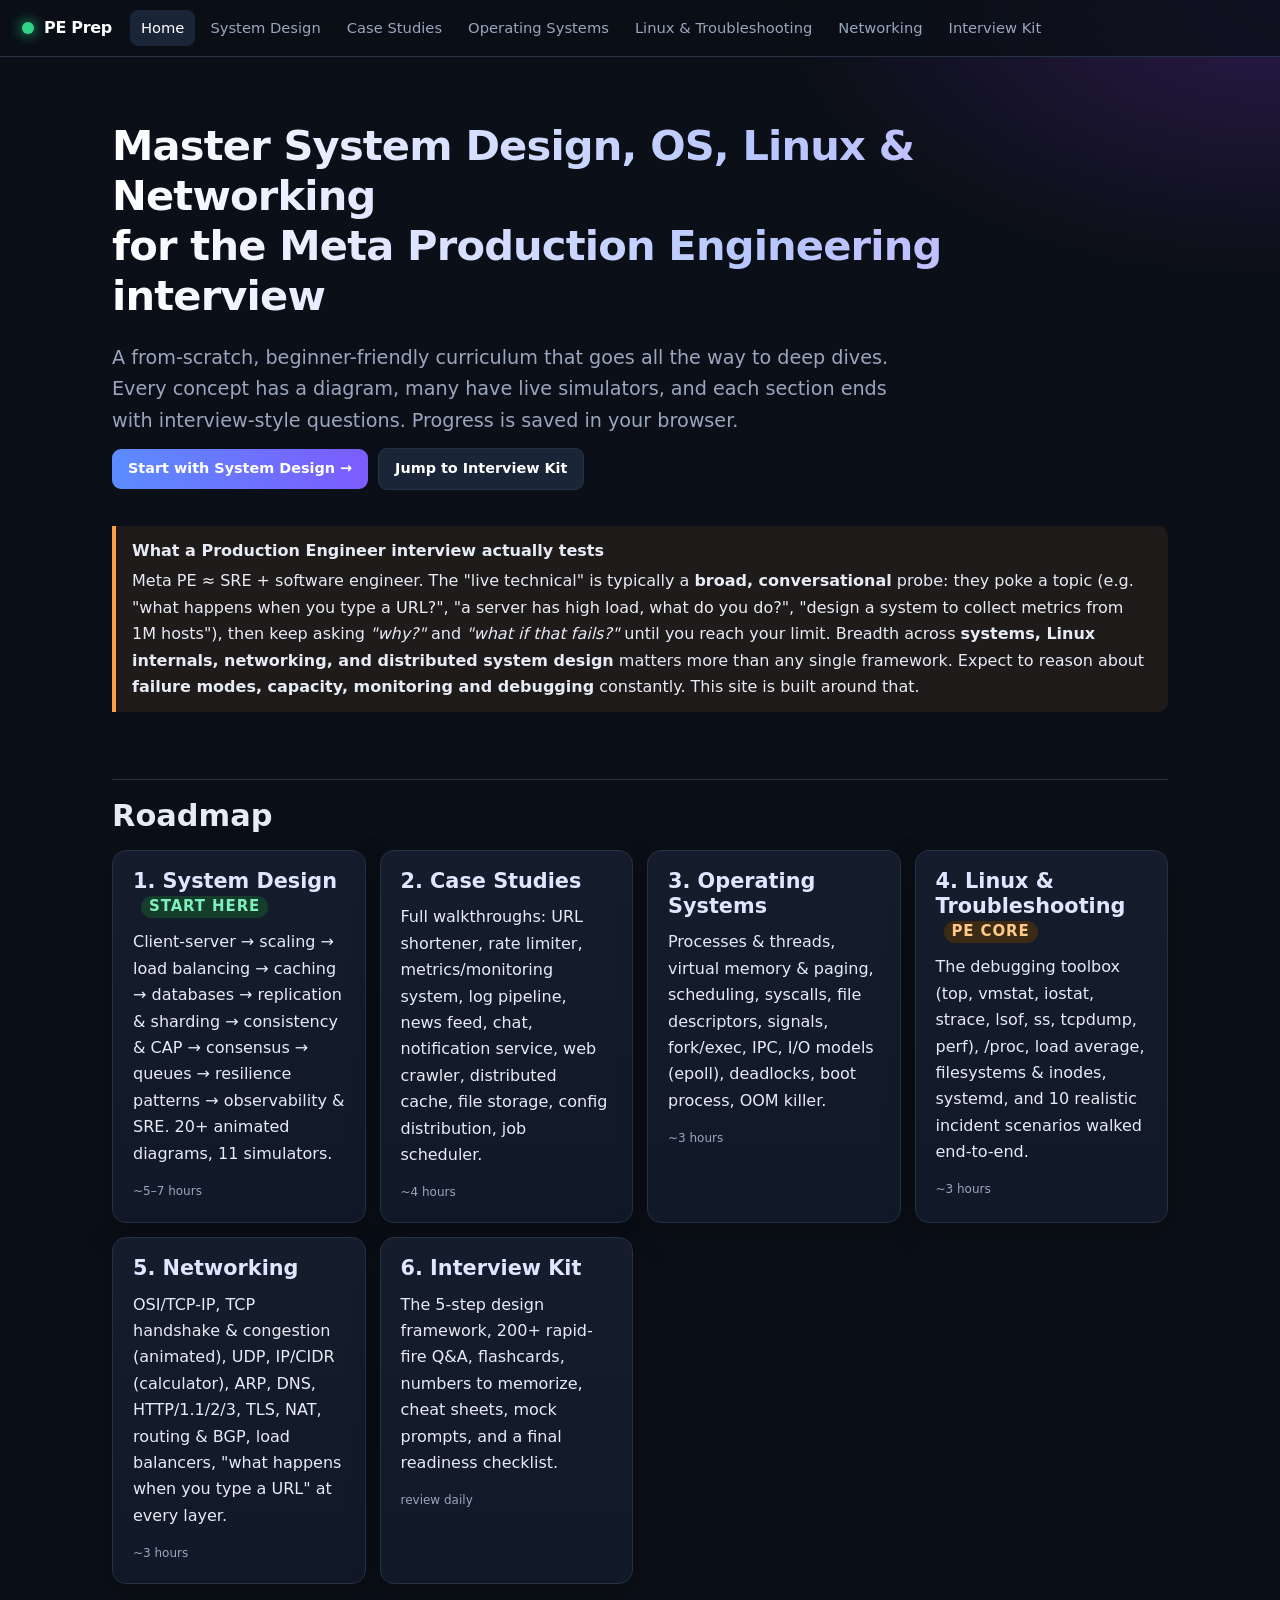
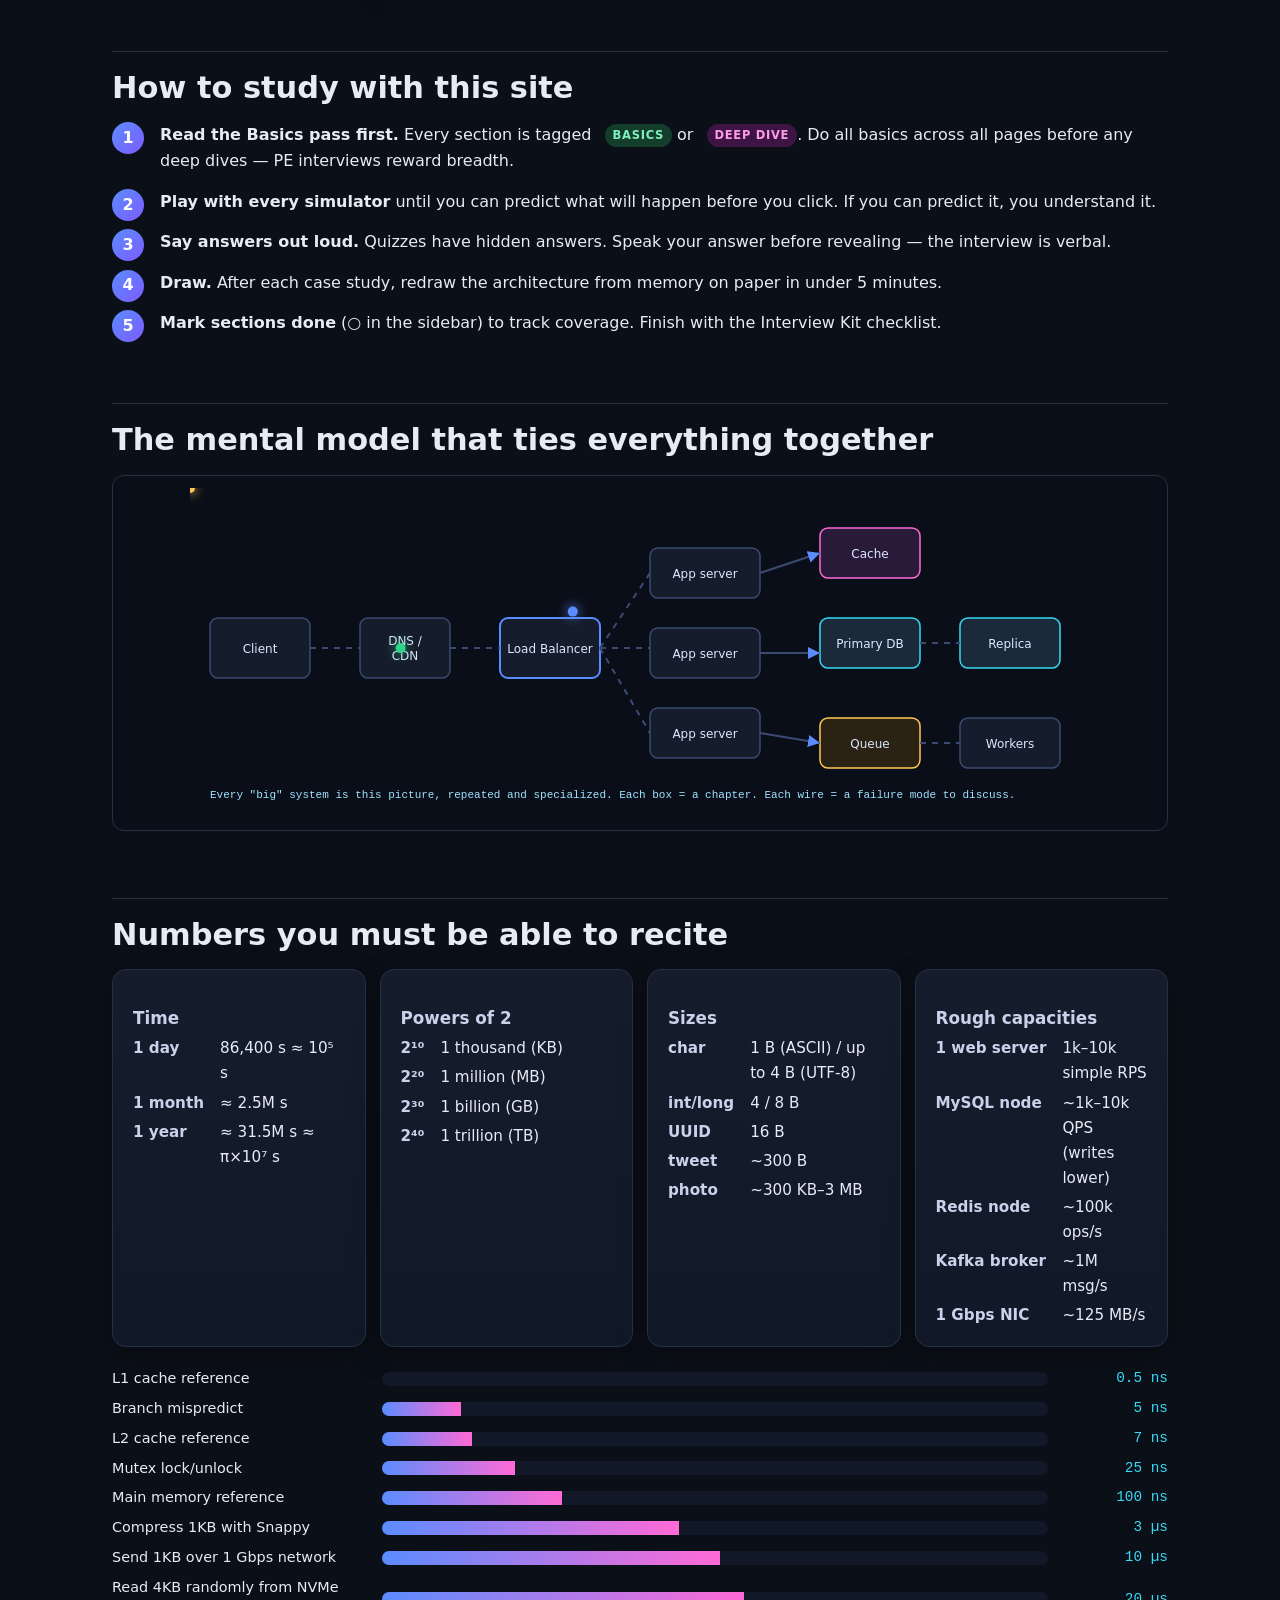
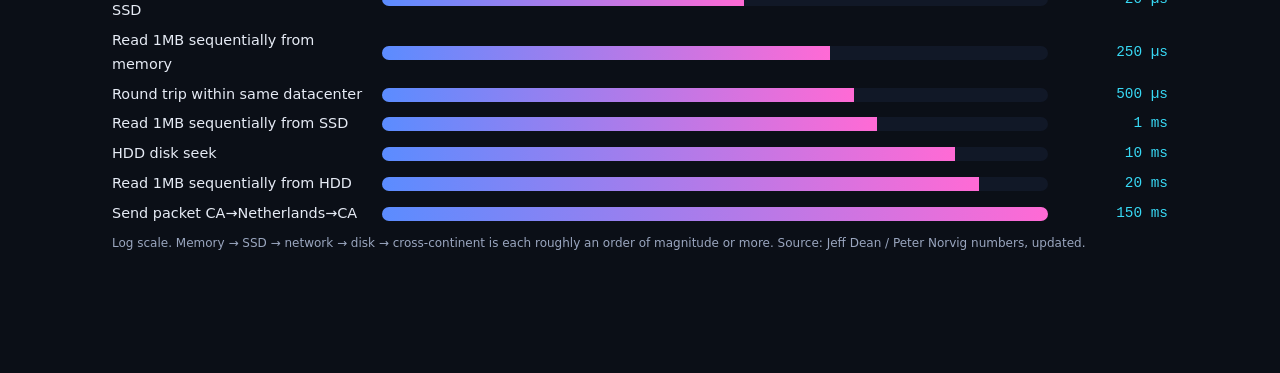
<file: index.html>
<!doctype html><html lang="en"><head><meta charset="utf-8"><meta name="viewport" content="width=device-width,initial-scale=1"><title>PE Prep — Meta Production Engineering Interview</title><link rel="stylesheet" href="styles.css"></head><body>
<div class="layout" style="grid-template-columns:1fr;max-width:1100px">
<main>
<section class="hero">
<h1>Master System Design, OS, Linux & Networking<br>for the Meta Production Engineering interview</h1>
<p class="lead">A from-scratch, beginner-friendly curriculum that goes all the way to deep dives. Every concept has a diagram, many have live simulators, and each section ends with interview-style questions. Progress is saved in your browser.</p>
<div class="controls"><a class="btn" href="system-design.html">Start with System Design →</a><a class="btn ghost" href="interview.html">Jump to Interview Kit</a></div>
</section>

<div class="callout pe"><b>What a Production Engineer interview actually tests</b>
Meta PE ≈ SRE + software engineer. The "live technical" is typically a <b>broad, conversational</b> probe: they poke a topic (e.g. "what happens when you type a URL?", "a server has high load, what do you do?", "design a system to collect metrics from 1M hosts"), then keep asking <i>"why?"</i> and <i>"what if that fails?"</i> until you reach your limit. Breadth across <b>systems, Linux internals, networking, and distributed system design</b> matters more than any single framework. Expect to reason about <b>failure modes, capacity, monitoring and debugging</b> constantly. This site is built around that.</div>

<h2>Roadmap</h2>
<div class="grid toc-cards">
<a class="card" href="system-design.html"><h3>1. System Design <span class="badge basic">start here</span></h3><p>Client-server → scaling → load balancing → caching → databases → replication & sharding → consistency & CAP → consensus → queues → resilience patterns → observability & SRE. 20+ animated diagrams, 11 simulators.</p><span class="tag">~5–7 hours</span></a>
<a class="card" href="case-studies.html"><h3>2. Case Studies</h3><p>Full walkthroughs: URL shortener, rate limiter, metrics/monitoring system, log pipeline, news feed, chat, notification service, web crawler, distributed cache, file storage, config distribution, job scheduler.</p><span class="tag">~4 hours</span></a>
<a class="card" href="os.html"><h3>3. Operating Systems</h3><p>Processes & threads, virtual memory & paging, scheduling, syscalls, file descriptors, signals, fork/exec, IPC, I/O models (epoll), deadlocks, boot process, OOM killer.</p><span class="tag">~3 hours</span></a>
<a class="card" href="linux.html"><h3>4. Linux & Troubleshooting <span class="badge pe">PE core</span></h3><p>The debugging toolbox (top, vmstat, iostat, strace, lsof, ss, tcpdump, perf), /proc, load average, filesystems & inodes, systemd, and 10 realistic incident scenarios walked end-to-end.</p><span class="tag">~3 hours</span></a>
<a class="card" href="networking.html"><h3>5. Networking</h3><p>OSI/TCP-IP, TCP handshake & congestion (animated), UDP, IP/CIDR (calculator), ARP, DNS, HTTP/1.1/2/3, TLS, NAT, routing & BGP, load balancers, "what happens when you type a URL" at every layer.</p><span class="tag">~3 hours</span></a>
<a class="card" href="interview.html"><h3>6. Interview Kit</h3><p>The 5-step design framework, 200+ rapid-fire Q&A, flashcards, numbers to memorize, cheat sheets, mock prompts, and a final readiness checklist.</p><span class="tag">review daily</span></a>
</div>

<h2>How to study with this site</h2>
<div class="steps">
<div class="step"><b>Read the Basics pass first.</b> Every section is tagged <span class="badge basic">basics</span> or <span class="badge deep">deep dive</span>. Do all basics across all pages before any deep dives — PE interviews reward breadth.</div>
<div class="step"><b>Play with every simulator</b> until you can predict what will happen before you click. If you can predict it, you understand it.</div>
<div class="step"><b>Say answers out loud.</b> Quizzes have hidden answers. Speak your answer before revealing — the interview is verbal.</div>
<div class="step"><b>Draw.</b> After each case study, redraw the architecture from memory on paper in under 5 minutes.</div>
<div class="step"><b>Mark sections done</b> (○ in the sidebar) to track coverage. Finish with the Interview Kit checklist.</div>
</div>

<h2>The mental model that ties everything together</h2>
<div class="diagram"><svg viewBox="0 0 900 330" width="900">
<defs><marker id="ar" markerWidth="8" markerHeight="8" refX="6" refY="3" orient="auto"><path d="M0,0 L6,3 L0,6 z" fill="#5b8cff"/></marker></defs>
<rect class="box" x="20" y="130" width="100" height="60"/><text class="svg-text" x="70" y="165" text-anchor="middle">Client</text>
<rect class="box" x="170" y="130" width="90" height="60"/><text class="svg-text" x="215" y="157" text-anchor="middle">DNS /</text><text class="svg-text" x="215" y="172" text-anchor="middle">CDN</text>
<rect class="box hl" x="310" y="130" width="100" height="60"/><text class="svg-text" x="360" y="165" text-anchor="middle">Load Balancer</text>
<rect class="box" x="460" y="60" width="110" height="50"/><text class="svg-text" x="515" y="90" text-anchor="middle">App server</text>
<rect class="box" x="460" y="140" width="110" height="50"/><text class="svg-text" x="515" y="170" text-anchor="middle">App server</text>
<rect class="box" x="460" y="220" width="110" height="50"/><text class="svg-text" x="515" y="250" text-anchor="middle">App server</text>
<rect class="box cache" x="630" y="40" width="100" height="50"/><text class="svg-text" x="680" y="70" text-anchor="middle">Cache</text>
<rect class="box db" x="630" y="130" width="100" height="50"/><text class="svg-text" x="680" y="160" text-anchor="middle">Primary DB</text>
<rect class="box db" x="770" y="130" width="100" height="50"/><text class="svg-text" x="820" y="160" text-anchor="middle">Replica</text>
<rect class="box q" x="630" y="230" width="100" height="50"/><text class="svg-text" x="680" y="260" text-anchor="middle">Queue</text>
<rect class="box" x="770" y="230" width="100" height="50"/><text class="svg-text" x="820" y="260" text-anchor="middle">Workers</text>
<path class="wire anim" d="M120 160 H170"/><path class="wire anim" d="M260 160 H310"/>
<path class="wire anim" d="M410 160 L460 85"/><path class="wire anim" d="M410 160 H460"/><path class="wire anim" d="M410 160 L460 245"/>
<path class="wire" d="M570 85 L630 65" marker-end="url(#ar)"/><path class="wire" d="M570 165 H630" marker-end="url(#ar)"/><path class="wire" d="M570 245 L630 255" marker-end="url(#ar)"/>
<path class="wire anim" d="M730 155 H770"/><path class="wire anim" d="M730 255 H770"/>
<circle class="packet" r="5"><animateMotion dur="3s" repeatCount="indefinite" path="M120 160 H310 L460 85 L570 85 L630 65"/></circle>
<circle class="packet g" r="5"><animateMotion dur="3s" begin="1s" repeatCount="indefinite" path="M120 160 H310 H460 H570 H630"/></circle>
<circle class="packet y" r="5"><animateMotion dur="3s" begin="2s" repeatCount="indefinite" path="M120 160 H310 L460 245 L630 255 L870 255"/></circle>
<text class="svg-mono" x="20" y="310">Every "big" system is this picture, repeated and specialized. Each box = a chapter. Each wire = a failure mode to discuss.</text>
</svg></div>

<h2>Numbers you must be able to recite</h2>
<div class="grid">
<div class="card"><h4>Time</h4><div class="kv"><b>1 day</b><span>86,400 s ≈ 10⁵ s</span><b>1 month</b><span>≈ 2.5M s</span><b>1 year</b><span>≈ 31.5M s ≈ π×10⁷ s</span></div></div>
<div class="card"><h4>Powers of 2</h4><div class="kv"><b>2¹⁰</b><span>1 thousand (KB)</span><b>2²⁰</b><span>1 million (MB)</span><b>2³⁰</b><span>1 billion (GB)</span><b>2⁴⁰</b><span>1 trillion (TB)</span></div></div>
<div class="card"><h4>Sizes</h4><div class="kv"><b>char</b><span>1 B (ASCII) / up to 4 B (UTF-8)</span><b>int/long</b><span>4 / 8 B</span><b>UUID</b><span>16 B</span><b>tweet</b><span>~300 B</span><b>photo</b><span>~300 KB–3 MB</span></div></div>
<div class="card"><h4>Rough capacities</h4><div class="kv"><b>1 web server</b><span>1k–10k simple RPS</span><b>MySQL node</b><span>~1k–10k QPS (writes lower)</span><b>Redis node</b><span>~100k ops/s</span><b>Kafka broker</b><span>~1M msg/s</span><b>1 Gbps NIC</b><span>~125 MB/s</span></div></div>
</div>
<div class="bars" data-sim="latency" style="margin-top:20px"></div>

</main></div>
<script src="app.js"></script></body></html>
</file>
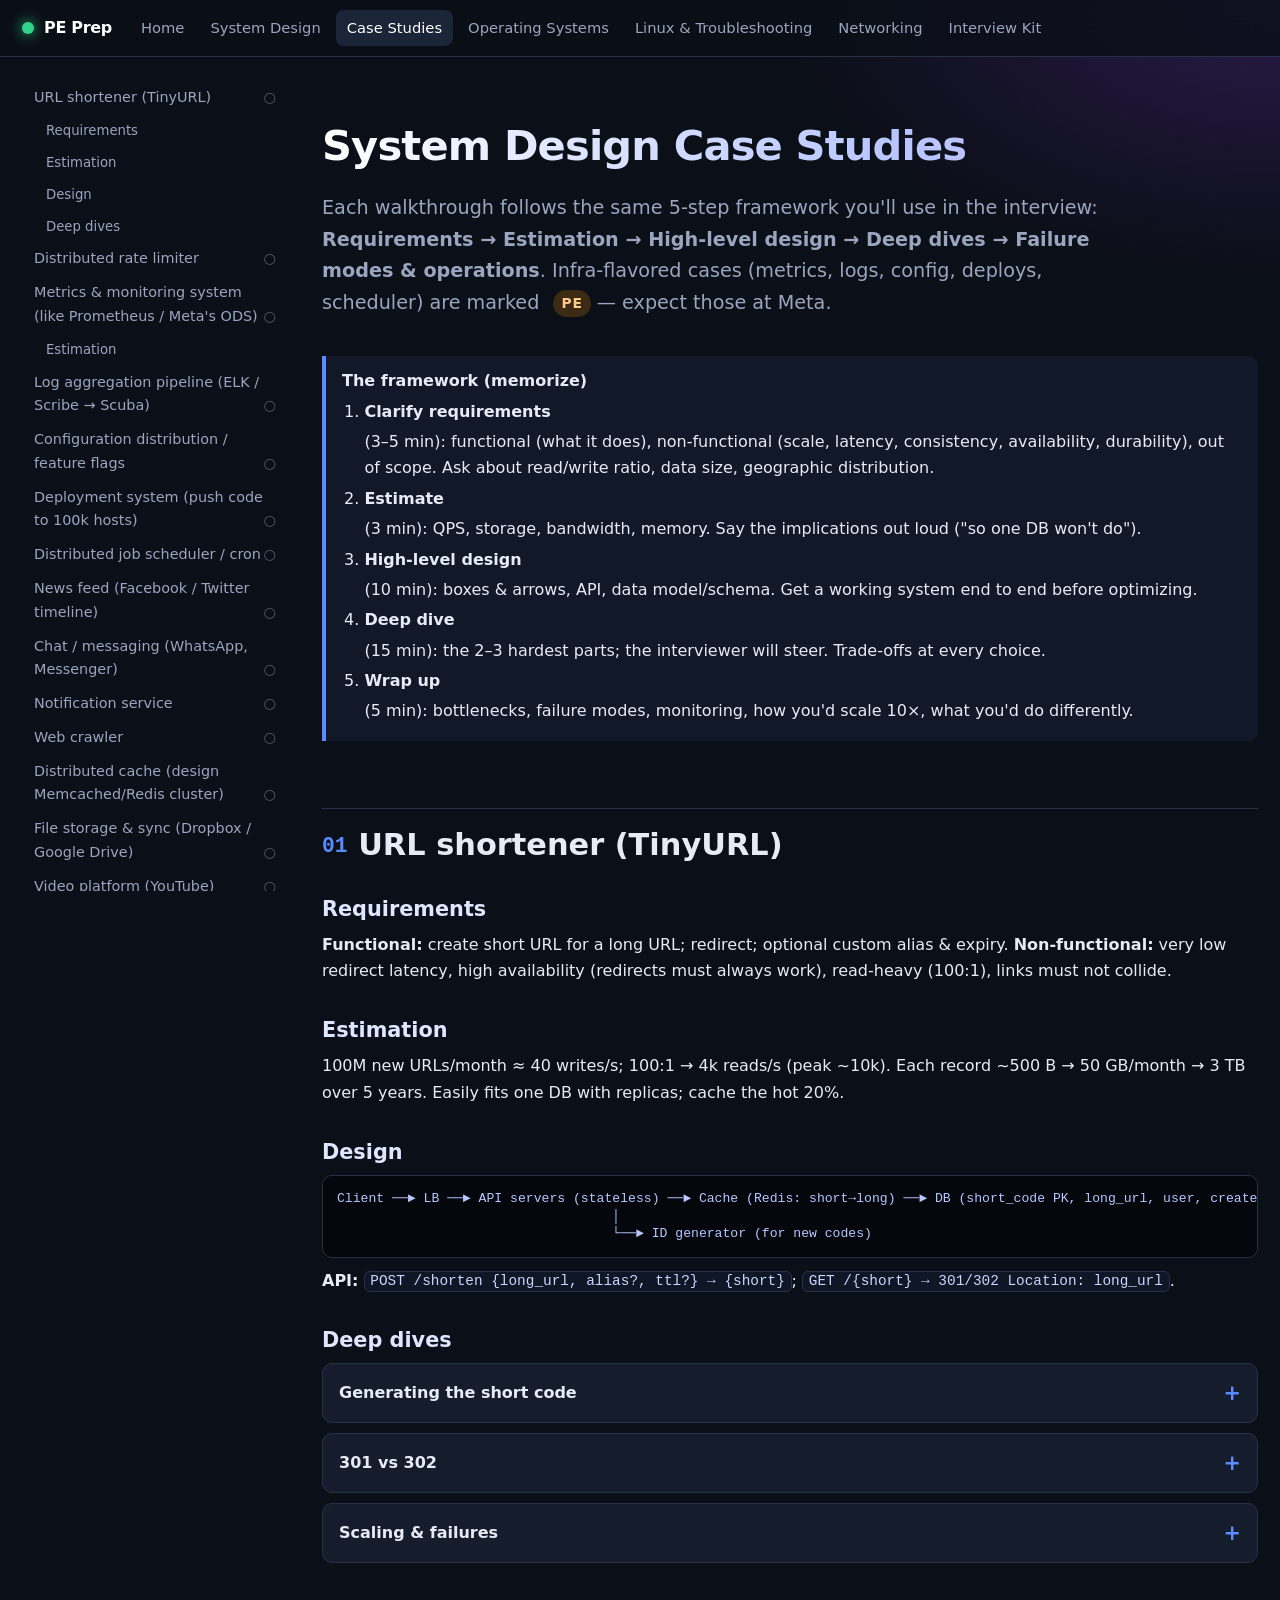
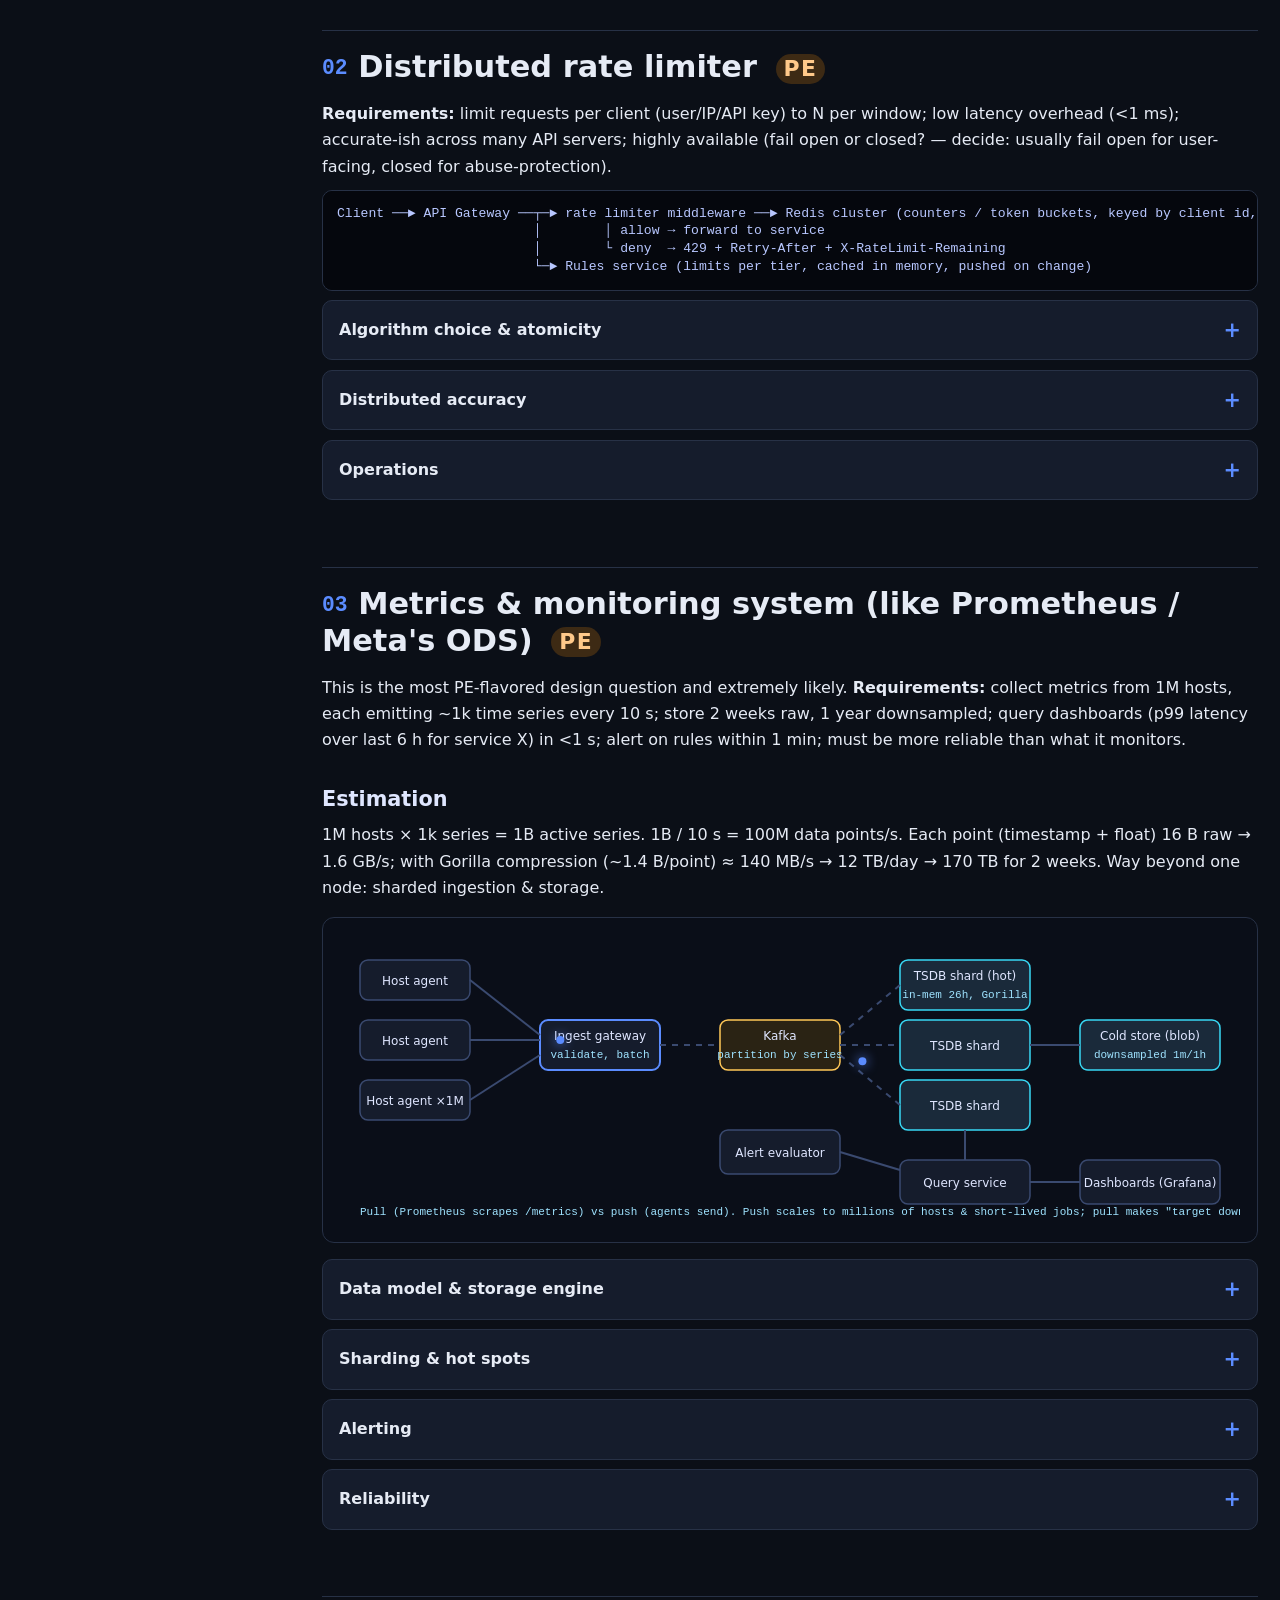
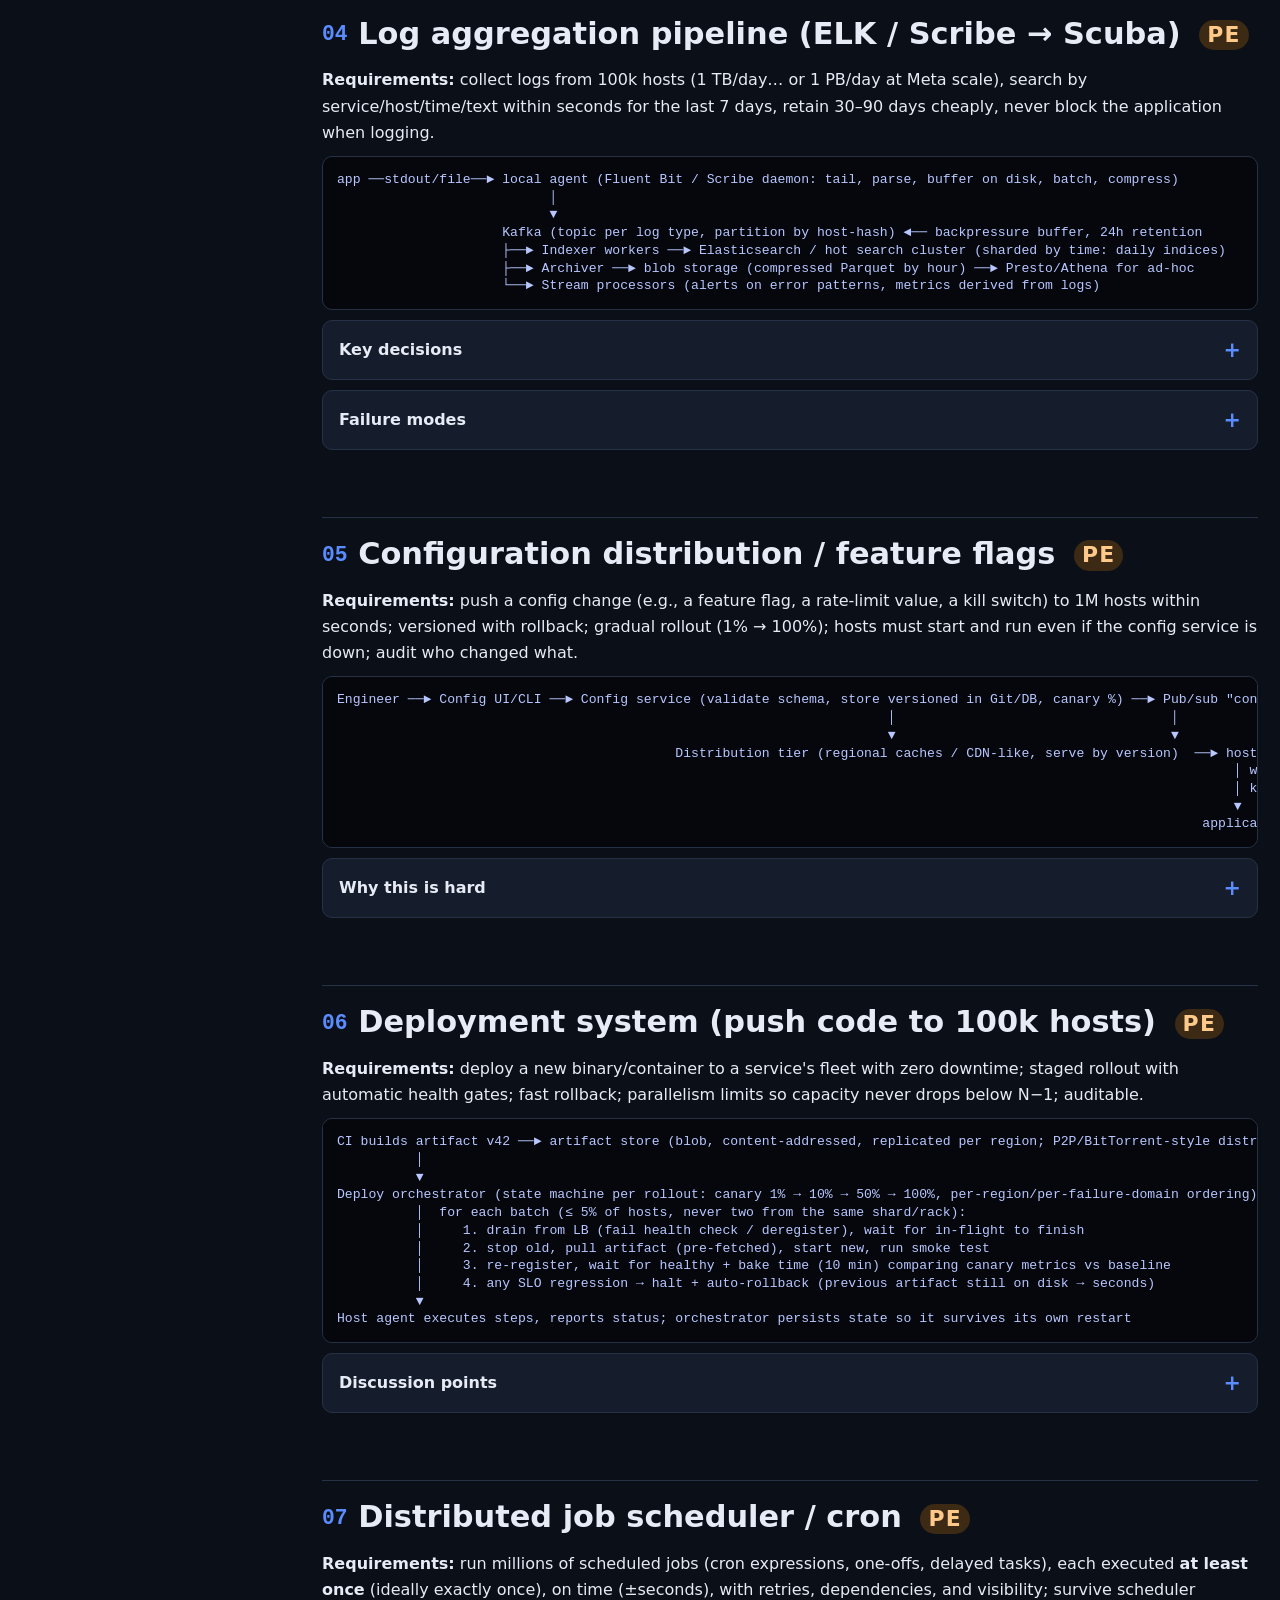
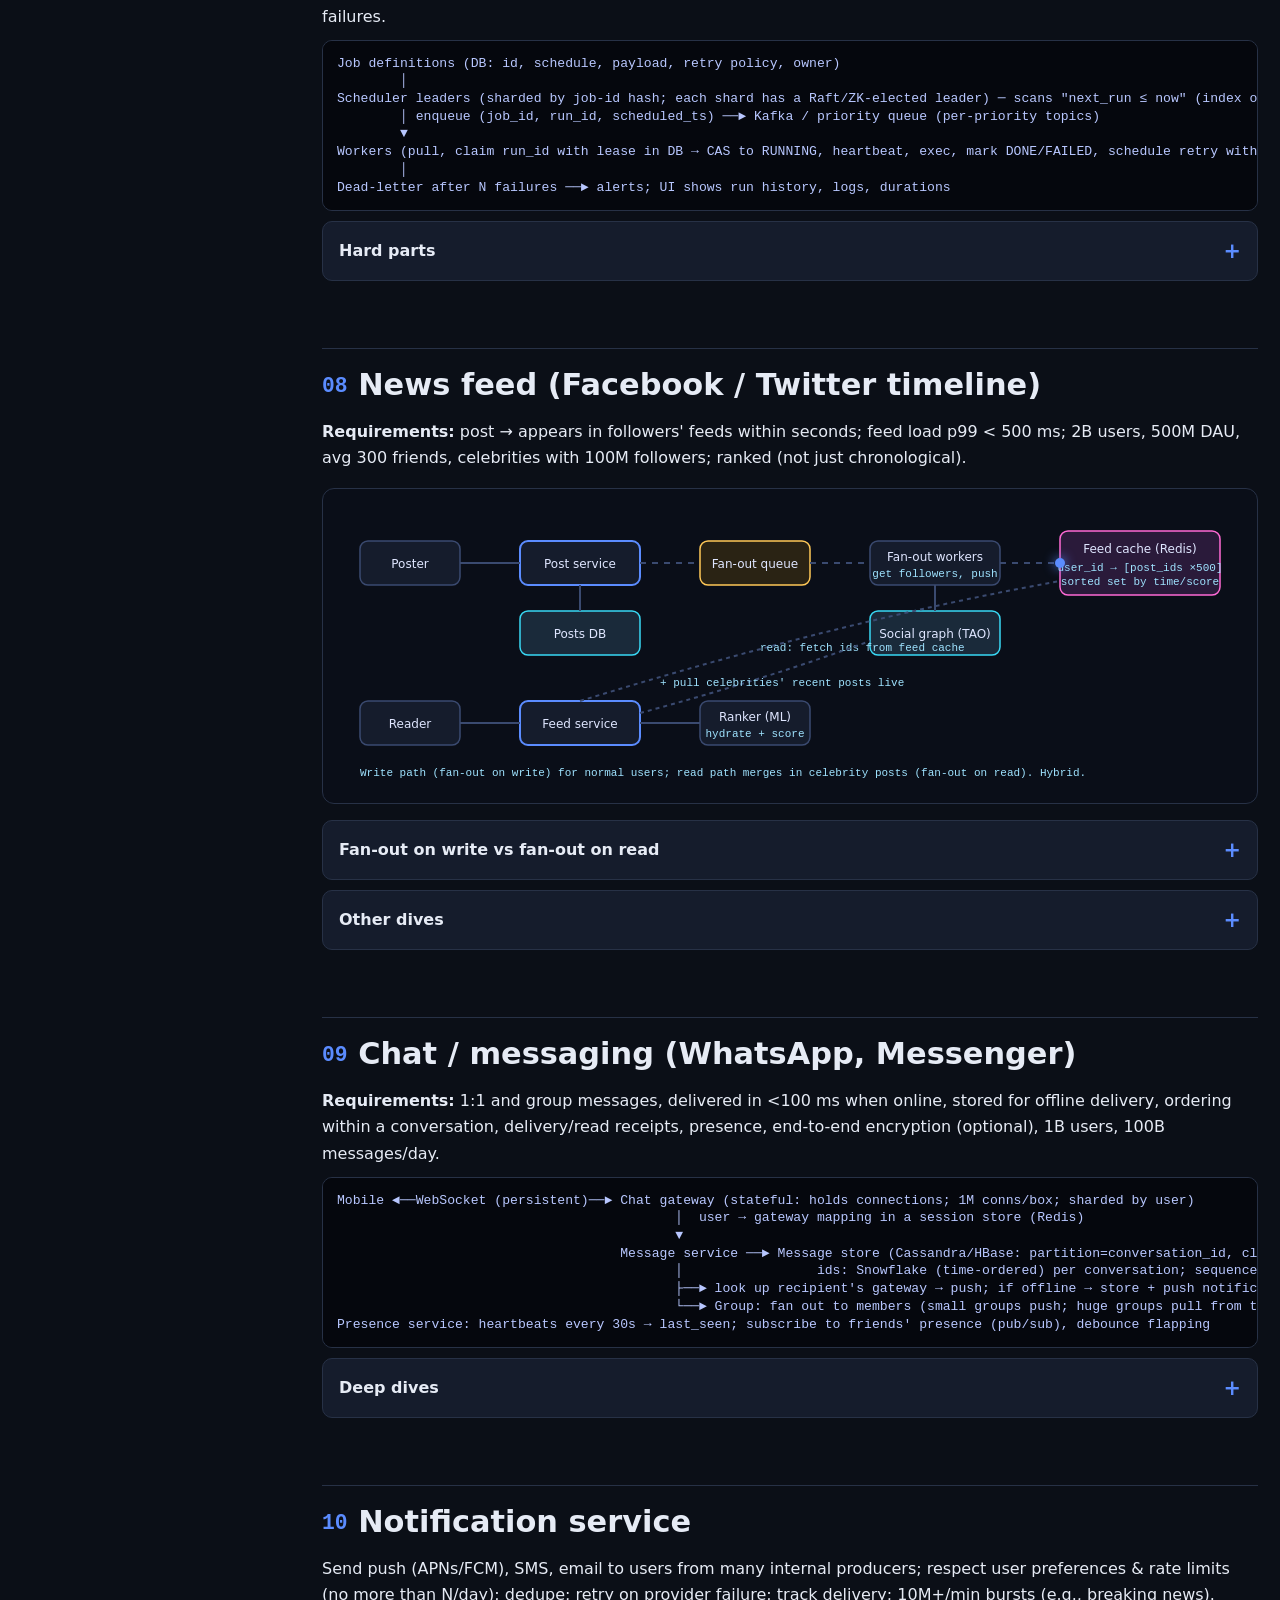
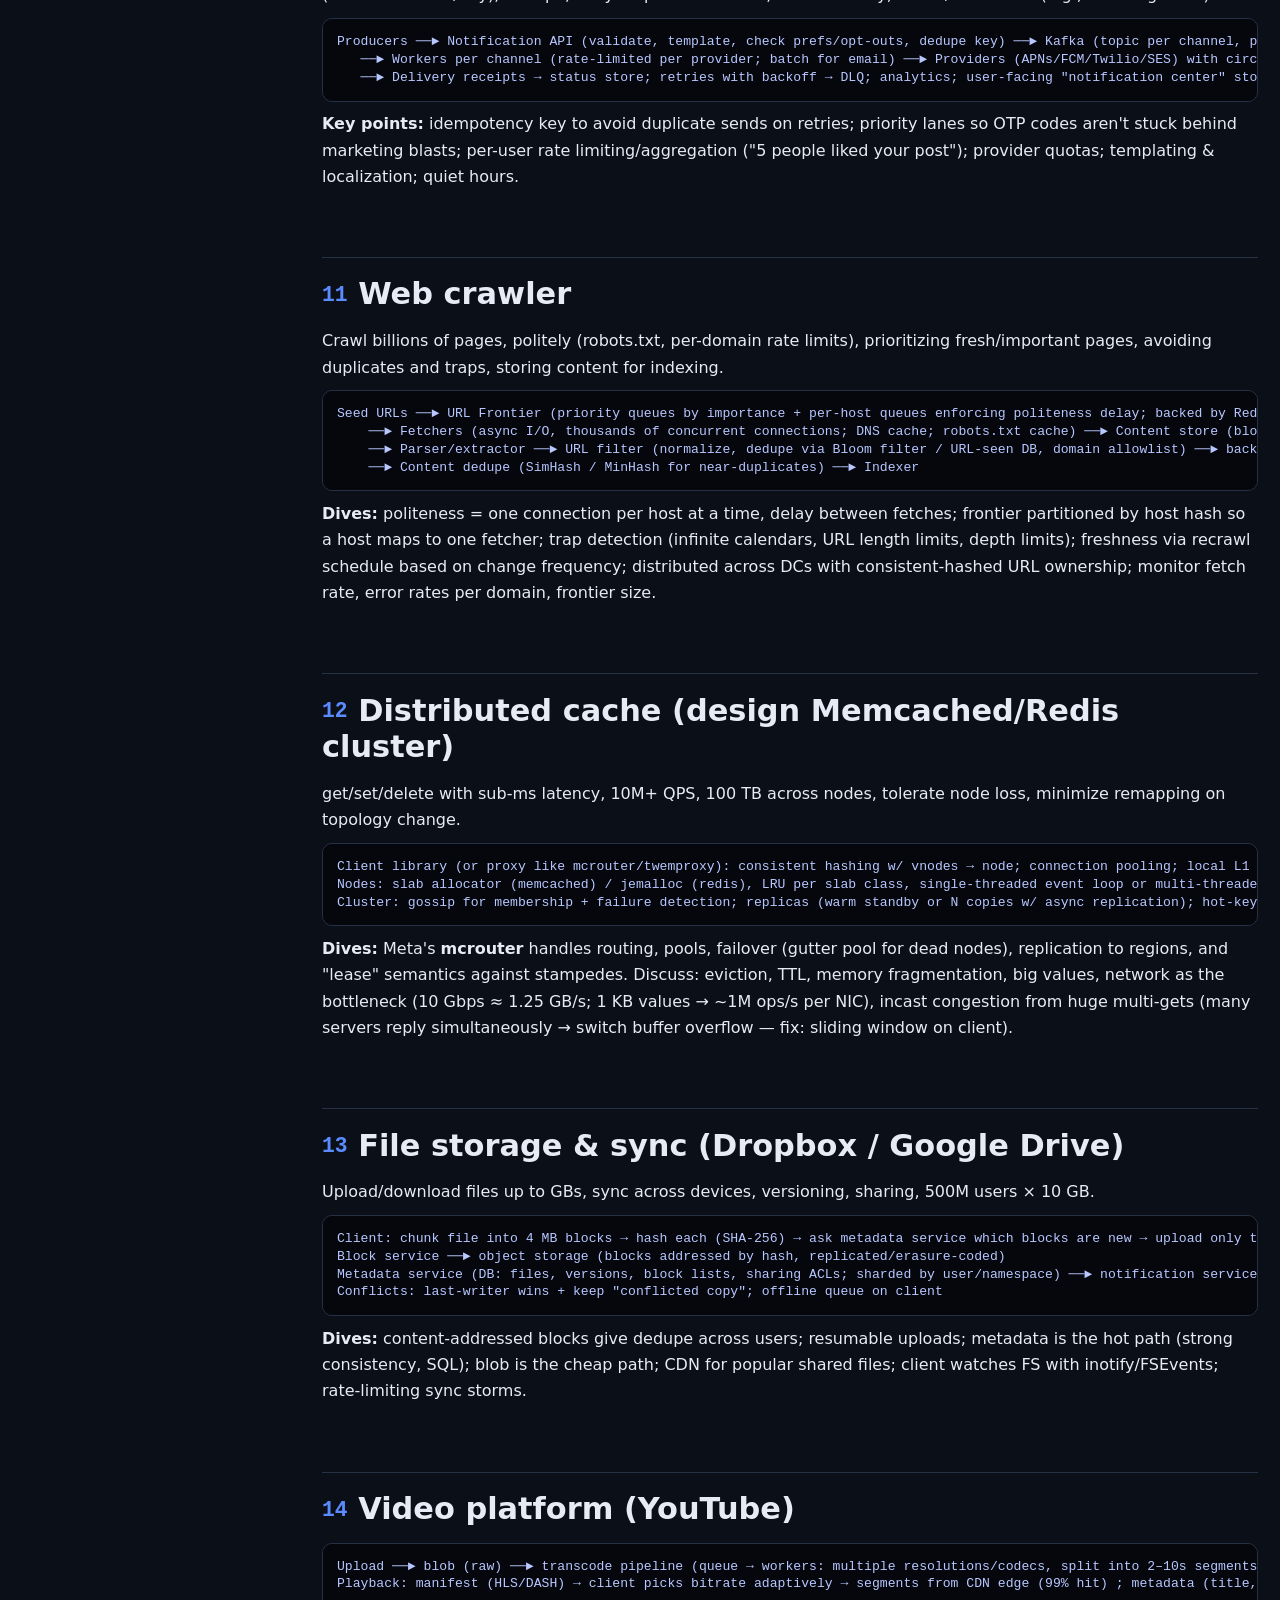
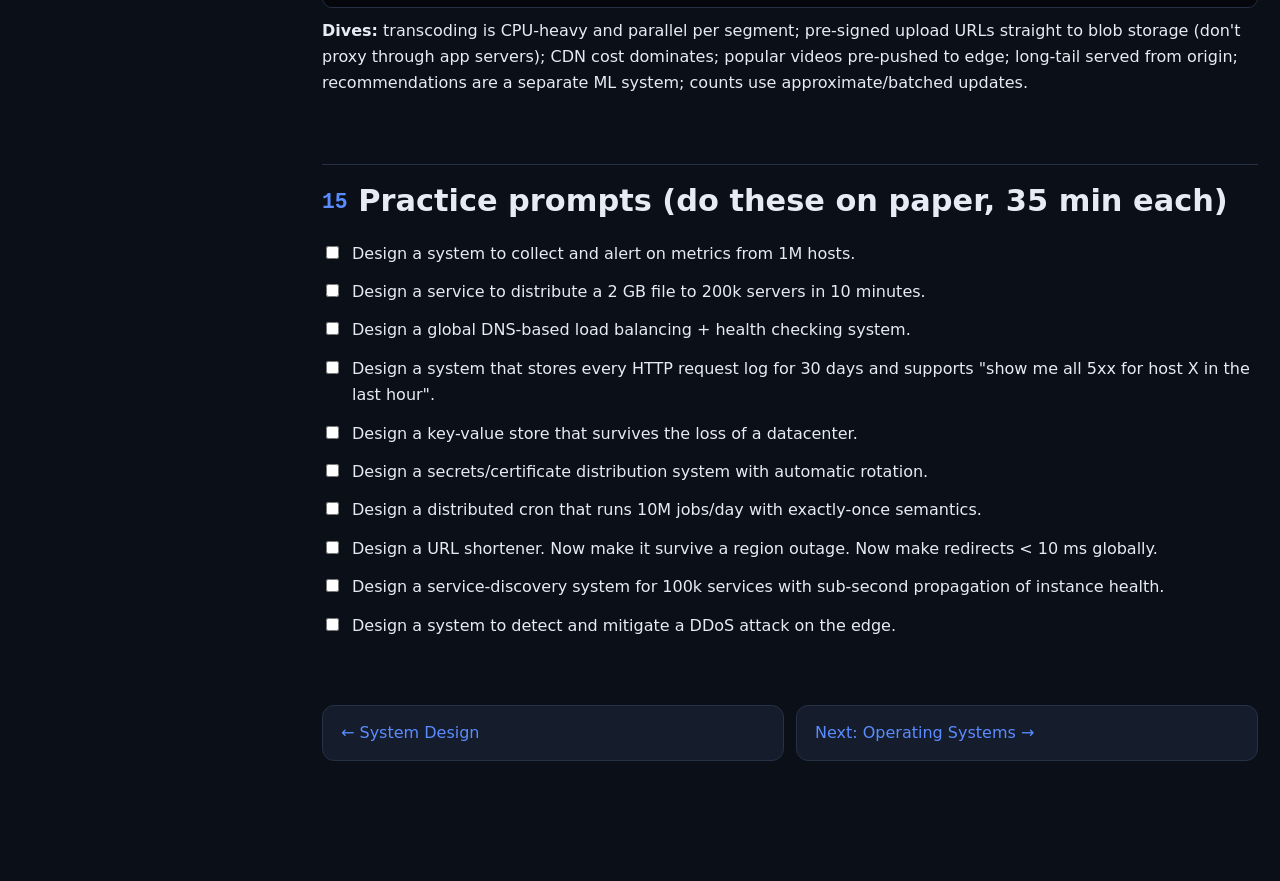
<file: case-studies.html>
<!doctype html><html lang="en"><head><meta charset="utf-8"><meta name="viewport" content="width=device-width,initial-scale=1"><title>Case Studies — PE Prep</title><link rel="stylesheet" href="styles.css"></head><body>
<div class="layout"><aside class="sidebar"></aside>
<main>
<section class="hero"><h1>System Design Case Studies</h1><p class="lead">Each walkthrough follows the same 5-step framework you'll use in the interview: <b>Requirements → Estimation → High-level design → Deep dives → Failure modes & operations</b>. Infra-flavored cases (metrics, logs, config, deploys, scheduler) are marked <span class="badge pe">PE</span> — expect those at Meta.</p></section>

<div class="callout"><b>The framework (memorize)</b>
<ol style="margin:4px 0"><li><b>Clarify requirements</b> (3–5 min): functional (what it does), non-functional (scale, latency, consistency, availability, durability), out of scope. Ask about read/write ratio, data size, geographic distribution.</li><li><b>Estimate</b> (3 min): QPS, storage, bandwidth, memory. Say the implications out loud ("so one DB won't do").</li><li><b>High-level design</b> (10 min): boxes & arrows, API, data model/schema. Get a working system end to end before optimizing.</li><li><b>Deep dive</b> (15 min): the 2–3 hardest parts; the interviewer will steer. Trade-offs at every choice.</li><li><b>Wrap up</b> (5 min): bottlenecks, failure modes, monitoring, how you'd scale 10×, what you'd do differently.</li></ol></div>

<!-- ============================================================ -->
<h2>URL shortener (TinyURL)</h2>
<h3>Requirements</h3><p><b>Functional:</b> create short URL for a long URL; redirect; optional custom alias & expiry. <b>Non-functional:</b> very low redirect latency, high availability (redirects must always work), read-heavy (100:1), links must not collide.</p>
<h3>Estimation</h3><p>100M new URLs/month ≈ 40 writes/s; 100:1 → 4k reads/s (peak ~10k). Each record ~500 B → 50 GB/month → 3 TB over 5 years. Easily fits one DB with replicas; cache the hot 20%.</p>
<h3>Design</h3>
<div class="ascii">Client ──► LB ──► API servers (stateless) ──► Cache (Redis: short→long) ──► DB (short_code PK, long_url, user, created, expires)
                                   │
                                   └──► ID generator (for new codes)</div>
<p><b>API:</b> <code>POST /shorten {long_url, alias?, ttl?} → {short}</code>; <code>GET /{short} → 301/302 Location: long_url</code>.</p>
<h3>Deep dives</h3>
<details class="reveal"><summary>Generating the short code</summary><p>7 chars of base62 = 62⁷ ≈ 3.5 trillion codes. Options: (a) <b>hash</b> MD5/SHA of the long URL, take first 7 chars — collisions possible, must check & re-salt; same URL → same code (dedupe bonus). (b) <b>Counter → base62</b>: a global counter (ZooKeeper-assigned ranges per server, or Snowflake IDs) encoded to base62 — no collisions, but sequential codes are guessable (add a shuffle or random offset). (c) <b>Pre-generated key service</b>: a service pre-fills a table of unused random keys; API servers grab batches. Recommended: (b) or (c).</p></details>
<details class="reveal"><summary>301 vs 302</summary><p>301 (permanent): browser caches, never asks again → less load, but you lose analytics and can't change the target. 302 (temporary): every click hits you → analytics, updatable. Most shorteners use 302 for analytics.</p></details>
<details class="reveal"><summary>Scaling & failures</summary><p>Reads: cache-aside with LRU; cache hit ratio ~90%+ since clicks follow a power law. DB: hash-partition by short code when > 1 node; replicas for HA. Rate-limit creation per user/IP to prevent abuse. Expiry: lazy delete on read + background sweeper. Monitoring: redirect p99 latency, 404 rate, cache hit ratio, DB replication lag, create API error rate.</p></details>

<!-- ============================================================ -->
<h2>Distributed rate limiter <span class="badge pe">PE</span></h2>
<p><b>Requirements:</b> limit requests per client (user/IP/API key) to N per window; low latency overhead (<1 ms); accurate-ish across many API servers; highly available (fail open or closed? — decide: usually fail open for user-facing, closed for abuse-protection).</p>
<div class="ascii">Client ──► API Gateway ──┬─► rate limiter middleware ──► Redis cluster (counters / token buckets, keyed by client id, sharded by key)
                         │        │ allow → forward to service
                         │        └ deny  → 429 + Retry-After + X-RateLimit-Remaining
                         └─► Rules service (limits per tier, cached in memory, pushed on change)</div>
<details class="reveal"><summary>Algorithm choice & atomicity</summary><p>Token bucket (burst + steady rate) or sliding-window counter. In Redis, make check-and-decrement atomic with a Lua script or <code>MULTI</code>; store <code>{tokens, last_refill}</code> per key with TTL. Sliding window: <code>INCR key:minute</code> + <code>EXPIRE</code>, weight previous window by overlap.</p></details>
<details class="reveal"><summary>Distributed accuracy</summary><p>Centralized Redis = exact but adds a network hop and is a dependency. Alternative: each gateway node keeps local counters and syncs to Redis asynchronously every 100 ms — slight over-admission, near-zero latency, survives Redis outage. Or route the same client to the same gateway node (consistent hashing) so counters are local and exact.</p></details>
<details class="reveal"><summary>Operations</summary><p>Metrics: allow/deny rate per rule, Redis latency, Redis availability. Fail-open flag. Hot keys (one abusive client) can hammer one Redis shard — replicate hot keys or shard by key+suffix. Rules live in config with gradual rollout.</p></details>

<!-- ============================================================ -->
<h2>Metrics & monitoring system (like Prometheus / Meta's ODS) <span class="badge pe">PE</span></h2>
<p>This is the most PE-flavored design question and extremely likely. <b>Requirements:</b> collect metrics from 1M hosts, each emitting ~1k time series every 10 s; store 2 weeks raw, 1 year downsampled; query dashboards (p99 latency over last 6 h for service X) in <1 s; alert on rules within 1 min; must be more reliable than what it monitors.</p>
<h3>Estimation</h3><p>1M hosts × 1k series = 1B active series. 1B / 10 s = 100M data points/s. Each point (timestamp + float) 16 B raw → 1.6 GB/s; with Gorilla compression (~1.4 B/point) ≈ 140 MB/s → 12 TB/day → 170 TB for 2 weeks. Way beyond one node: sharded ingestion & storage.</p>
<div class="diagram"><svg viewBox="0 0 900 300" width="900">
<rect class="box" x="20" y="30" width="110" height="40"/><text class="svg-text" x="75" y="55" text-anchor="middle">Host agent</text>
<rect class="box" x="20" y="90" width="110" height="40"/><text class="svg-text" x="75" y="115" text-anchor="middle">Host agent</text>
<rect class="box" x="20" y="150" width="110" height="40"/><text class="svg-text" x="75" y="175" text-anchor="middle">Host agent ×1M</text>
<rect class="box hl" x="200" y="90" width="120" height="50"/><text class="svg-text" x="260" y="110" text-anchor="middle">Ingest gateway</text><text class="svg-mono" x="260" y="128" text-anchor="middle">validate, batch</text>
<rect class="box q" x="380" y="90" width="120" height="50"/><text class="svg-text" x="440" y="110" text-anchor="middle">Kafka</text><text class="svg-mono" x="440" y="128" text-anchor="middle">partition by series</text>
<rect class="box db" x="560" y="30" width="130" height="50"/><text class="svg-text" x="625" y="50" text-anchor="middle">TSDB shard (hot)</text><text class="svg-mono" x="625" y="68" text-anchor="middle">in-mem 26h, Gorilla</text>
<rect class="box db" x="560" y="90" width="130" height="50"/><text class="svg-text" x="625" y="120" text-anchor="middle">TSDB shard</text>
<rect class="box db" x="560" y="150" width="130" height="50"/><text class="svg-text" x="625" y="180" text-anchor="middle">TSDB shard</text>
<rect class="box db" x="740" y="90" width="140" height="50"/><text class="svg-text" x="810" y="110" text-anchor="middle">Cold store (blob)</text><text class="svg-mono" x="810" y="128" text-anchor="middle">downsampled 1m/1h</text>
<rect class="box" x="380" y="200" width="120" height="44"/><text class="svg-text" x="440" y="227" text-anchor="middle">Alert evaluator</text>
<rect class="box" x="560" y="230" width="130" height="44"/><text class="svg-text" x="625" y="257" text-anchor="middle">Query service</text>
<rect class="box" x="740" y="230" width="140" height="44"/><text class="svg-text" x="810" y="257" text-anchor="middle">Dashboards (Grafana)</text>
<path class="wire" d="M130 50 L200 105"/><path class="wire" d="M130 110 H200"/><path class="wire" d="M130 170 L200 125"/><path class="wire anim" d="M320 115 H380"/>
<path class="wire anim" d="M500 105 L560 55"/><path class="wire anim" d="M500 115 H560"/><path class="wire anim" d="M500 125 L560 175"/><path class="wire" d="M690 115 H740"/>
<path class="wire" d="M500 222 L560 240"/><path class="wire" d="M690 252 H740"/><path class="wire" d="M625 200 V230"/>
<circle class="packet" r="4"><animateMotion dur="2.5s" repeatCount="indefinite" path="M130 110 H320 H500 L560 55"/></circle>
<circle class="packet" r="4"><animateMotion dur="2.5s" begin=".8s" repeatCount="indefinite" path="M130 50 L200 105 H500 L560 175"/></circle>
<text class="svg-mono" x="20" y="285">Pull (Prometheus scrapes /metrics) vs push (agents send). Push scales to millions of hosts & short-lived jobs; pull makes "target down" detection trivial.</text>
</svg></div>
<details class="reveal"><summary>Data model & storage engine</summary><p>Series = metric name + label set (<code>http_requests_total{service="api",host="h123",status="500"}</code>) → series ID (hash). Points = (ts, value). Store per-series in time-ordered blocks. <b>Gorilla compression</b>: delta-of-delta timestamps (regular intervals → ~1 bit), XOR of consecutive floats (similar values → few bits) → 12× compression. Keep last 26 h in memory (serves 85%+ of queries), flush immutable 2 h blocks to disk/blob, build an inverted index label→series IDs for queries. Downsample older data (1 min, 1 h aggregates: min/max/avg/count/sum) via background jobs.</p></details>
<details class="reveal"><summary>Sharding & hot spots</summary><p>Shard by hash(series ID) so a service's series spread out; queries fan out and merge. Alternative: shard by tenant/service for query locality but risk hot shards. Cardinality explosion (a label with user IDs) is the classic failure — enforce limits per metric at ingest, alert on series count growth.</p></details>
<details class="reveal"><summary>Alerting</summary><p>Rules evaluated every 10–60 s against the query layer: <code>rate(errors[5m])/rate(requests[5m]) > 0.01 for 5m</code>. "for" duration avoids flapping. Alerts → Alertmanager: dedupe, group, silence, route to pager/Slack. Alert evaluator must be replicated (2 evaluators, dedupe) — monitoring that goes down with the outage is useless. Run it in a different failure domain from the systems it monitors; have a dead-man's-switch (an alert that always fires; if it stops, monitoring is broken).</p></details>
<details class="reveal"><summary>Reliability</summary><p>Agents buffer locally during ingest outages (bounded, drop oldest). Kafka decouples ingest from storage so storage restarts don't lose data. Replicate each TSDB shard 2–3× (ingest writes to all, queries pick any). Ingest is at-least-once → storage dedupes by (series, ts). Prefer availability over consistency: a slightly late/missing point is fine; a down dashboard during an incident is not. Degraded mode: serve from any replica, allow partial query results with a warning.</p></details>

<!-- ============================================================ -->
<h2>Log aggregation pipeline (ELK / Scribe → Scuba) <span class="badge pe">PE</span></h2>
<p><b>Requirements:</b> collect logs from 100k hosts (1 TB/day… or 1 PB/day at Meta scale), search by service/host/time/text within seconds for the last 7 days, retain 30–90 days cheaply, never block the application when logging.</p>
<div class="ascii">app ──stdout/file──► local agent (Fluent Bit / Scribe daemon: tail, parse, buffer on disk, batch, compress)
                           │
                           ▼
                     Kafka (topic per log type, partition by host-hash) ◄── backpressure buffer, 24h retention
                     ├──► Indexer workers ──► Elasticsearch / hot search cluster (sharded by time: daily indices)
                     ├──► Archiver ──► blob storage (compressed Parquet by hour) ──► Presto/Athena for ad-hoc
                     └──► Stream processors (alerts on error patterns, metrics derived from logs)</div>
<details class="reveal"><summary>Key decisions</summary><ul><li><b>Structured logging</b> (JSON with service, host, level, trace_id) → indexable fields; avoid regex at scale.</li><li><b>Time-based indices</b>: easy retention (drop old index), queries hit only relevant days. Hot/warm/cold tiers: SSD → HDD → blob.</li><li><b>Sampling</b>: keep 100% of errors, sample debug/info at 1–10% under load; dynamic sampling by error rate.</li><li><b>Agent must never block the app</b>: async, bounded disk buffer, drop with a counter when full; the dropped-count is itself a metric.</li><li><b>Security</b>: PII scrubbing at the agent; access control per index.</li></ul></details>
<details class="reveal"><summary>Failure modes</summary><p>Indexer slower than ingest → Kafka lag grows (alert on lag), scale indexers; ES cluster red (shard unassigned) → queries fail: replicate shards, cap shards per node; a single host logging in a loop floods the pipeline → per-host rate limits at agent; disk full on agent host → bounded buffer. Monitor: ingest rate, end-to-end delay (log timestamp vs index time), drop counts, query latency.</p></details>

<!-- ============================================================ -->
<h2>Configuration distribution / feature flags <span class="badge pe">PE</span></h2>
<p><b>Requirements:</b> push a config change (e.g., a feature flag, a rate-limit value, a kill switch) to 1M hosts within seconds; versioned with rollback; gradual rollout (1% → 100%); hosts must start and run even if the config service is down; audit who changed what.</p>
<div class="ascii">Engineer ──► Config UI/CLI ──► Config service (validate schema, store versioned in Git/DB, canary %) ──► Pub/sub "config changed v123"
                                                                      │                                   │
                                                                      ▼                                   ▼
                                           Distribution tier (regional caches / CDN-like, serve by version)  ──► host agent (long-poll or watch)
                                                                                                                  │ writes /etc/config/app.json atomically (write tmp + rename)
                                                                                                                  │ keeps last-known-good on disk
                                                                                                                  ▼
                                                                                                              application (inotify / periodic reload / SIGHUP)</div>
<details class="reveal"><summary>Why this is hard</summary><ul><li><b>Thundering herd:</b> 1M hosts fetching simultaneously after a change → regional caches, jitter, serve immutable versions by content hash so caches/CDN work.</li><li><b>Bad config = outage</b> (Facebook 2021, Cloudflare 2019 regex). Validate schema, dry-run, canary to a small % and auto-rollback on SLO regression. Treat config like code: review, versioning, instant revert.</li><li><b>Bootstrapping:</b> hosts must boot without the service — bake a default + last-known-good on disk.</li><li><b>Consistency:</b> all hosts won't see v123 at the same instant; design features to tolerate mixed versions for a few seconds (or coordinate via epochs if needed).</li><li><b>Watch vs poll:</b> ZooKeeper/etcd watches for small fleets; for millions, long-poll to a distribution tier with ETags.</li></ul></details>

<!-- ============================================================ -->
<h2>Deployment system (push code to 100k hosts) <span class="badge pe">PE</span></h2>
<p><b>Requirements:</b> deploy a new binary/container to a service's fleet with zero downtime; staged rollout with automatic health gates; fast rollback; parallelism limits so capacity never drops below N−1; auditable.</p>
<div class="ascii">CI builds artifact v42 ──► artifact store (blob, content-addressed, replicated per region; P2P/BitTorrent-style distribution for large fleets)
          │
          ▼
Deploy orchestrator (state machine per rollout: canary 1% → 10% → 50% → 100%, per-region/per-failure-domain ordering)
          │  for each batch (≤ 5% of hosts, never two from the same shard/rack):
          │     1. drain from LB (fail health check / deregister), wait for in-flight to finish
          │     2. stop old, pull artifact (pre-fetched), start new, run smoke test
          │     3. re-register, wait for healthy + bake time (10 min) comparing canary metrics vs baseline
          │     4. any SLO regression → halt + auto-rollback (previous artifact still on disk → seconds)
          ▼
Host agent executes steps, reports status; orchestrator persists state so it survives its own restart</div>
<details class="reveal"><summary>Discussion points</summary><ul><li>Artifact distribution at scale: 1 GB × 100k hosts = 100 TB → regional caches + peer-to-peer (Meta, Uber's Kraken, Facebook's early BitTorrent use).</li><li>Health gates: not just "process up" — compare error rate/latency of new vs old cohort (canary analysis). Statistical: enough traffic to be meaningful.</li><li>Schema migrations and backward compatibility across mixed versions.</li><li>Rollback must be a first-class, tested, one-click action; keep N previous versions on disk.</li><li>Orchestrator HA: leader-elected, state in a durable store, idempotent steps (a retry after crash must not double-restart).</li><li>Emergency "break glass" path that skips stages, with audit.</li></ul></details>

<!-- ============================================================ -->
<h2>Distributed job scheduler / cron <span class="badge pe">PE</span></h2>
<p><b>Requirements:</b> run millions of scheduled jobs (cron expressions, one-offs, delayed tasks), each executed <b>at least once</b> (ideally exactly once), on time (±seconds), with retries, dependencies, and visibility; survive scheduler failures.</p>
<div class="ascii">Job definitions (DB: id, schedule, payload, retry policy, owner)
        │
Scheduler leaders (sharded by job-id hash; each shard has a Raft/ZK-elected leader) ─ scans "next_run ≤ now" (index on next_run) every second
        │ enqueue (job_id, run_id, scheduled_ts) ──► Kafka / priority queue (per-priority topics)
        ▼
Workers (pull, claim run_id with lease in DB → CAS to RUNNING, heartbeat, exec, mark DONE/FAILED, schedule retry with backoff)
        │
Dead-letter after N failures ──► alerts; UI shows run history, logs, durations</div>
<details class="reveal"><summary>Hard parts</summary><ul><li><b>Exactly-once execution:</b> leader election avoids double-scheduling; worker claim via compare-and-swap avoids double-run; jobs themselves should be idempotent because leases can expire mid-run (worker GC pause) — fencing token = run_id.</li><li><b>Clock skew:</b> use the DB/leader's clock, not workers'. Missed runs after downtime: catch-up policy (run once vs run all missed vs skip).</li><li><b>Hot second:</b> many jobs scheduled at :00 → jitter, spread, priority queues.</li><li><b>Dependencies (DAGs):</b> Airflow-style; a job's trigger is "all parents DONE".</li><li><b>Isolation:</b> a runaway job shouldn't starve others — per-tenant quotas, resource limits (cgroups), timeouts.</li></ul></details>

<!-- ============================================================ -->
<h2>News feed (Facebook / Twitter timeline)</h2>
<p><b>Requirements:</b> post → appears in followers' feeds within seconds; feed load p99 < 500 ms; 2B users, 500M DAU, avg 300 friends, celebrities with 100M followers; ranked (not just chronological).</p>
<div class="diagram"><svg viewBox="0 0 900 290" width="900">
<rect class="box" x="20" y="40" width="100" height="44"/><text class="svg-text" x="70" y="67" text-anchor="middle">Poster</text>
<rect class="box hl" x="180" y="40" width="120" height="44"/><text class="svg-text" x="240" y="67" text-anchor="middle">Post service</text>
<rect class="box db" x="180" y="110" width="120" height="44"/><text class="svg-text" x="240" y="137" text-anchor="middle">Posts DB</text>
<rect class="box q" x="360" y="40" width="110" height="44"/><text class="svg-text" x="415" y="67" text-anchor="middle">Fan-out queue</text>
<rect class="box" x="530" y="40" width="130" height="44"/><text class="svg-text" x="595" y="60" text-anchor="middle">Fan-out workers</text><text class="svg-mono" x="595" y="76" text-anchor="middle">get followers, push</text>
<rect class="box cache" x="720" y="30" width="160" height="64"/><text class="svg-text" x="800" y="52" text-anchor="middle">Feed cache (Redis)</text><text class="svg-mono" x="800" y="70" text-anchor="middle">user_id → [post_ids ×500]</text><text class="svg-mono" x="800" y="84" text-anchor="middle">sorted set by time/score</text>
<rect class="box db" x="530" y="110" width="130" height="44"/><text class="svg-text" x="595" y="137" text-anchor="middle">Social graph (TAO)</text>
<rect class="box" x="20" y="200" width="100" height="44"/><text class="svg-text" x="70" y="227" text-anchor="middle">Reader</text>
<rect class="box hl" x="180" y="200" width="120" height="44"/><text class="svg-text" x="240" y="227" text-anchor="middle">Feed service</text>
<rect class="box" x="360" y="200" width="110" height="44"/><text class="svg-text" x="415" y="220" text-anchor="middle">Ranker (ML)</text><text class="svg-mono" x="415" y="236" text-anchor="middle">hydrate + score</text>
<path class="wire" d="M120 62 H180"/><path class="wire" d="M240 84 V110"/><path class="wire anim" d="M300 62 H360"/><path class="wire anim" d="M470 62 H530"/><path class="wire" d="M595 84 V110"/><path class="wire anim" d="M660 62 H720"/>
<path class="wire" d="M120 222 H180"/><path class="wire" d="M300 222 H360"/><path class="wire" d="M240 200 Q 500 120 720 80" stroke-dasharray="4 4"/><text class="svg-mono" x="420" y="150">read: fetch ids from feed cache</text>
<path class="wire" d="M300 212 Q 420 180 530 140" stroke-dasharray="4 4"/><text class="svg-mono" x="320" y="185">+ pull celebrities' recent posts live</text>
<circle class="packet" r="5"><animateMotion dur="3s" repeatCount="indefinite" path="M120 62 H300 H470 H660 H720"/></circle>
<text class="svg-mono" x="20" y="275">Write path (fan-out on write) for normal users; read path merges in celebrity posts (fan-out on read). Hybrid.</text>
</svg></div>
<details class="reveal"><summary>Fan-out on write vs fan-out on read</summary><table><tr><th></th><th>Fan-out on write (push)</th><th>Fan-out on read (pull)</th></tr><tr><td>Post</td><td>Write post_id into each follower's feed cache (300 writes)</td><td>Just store the post</td></tr><tr><td>Read feed</td><td>Read one precomputed list — fast</td><td>Query all followees' recent posts, merge, sort — slow, N queries</td></tr><tr><td>Celebrity w/ 100M followers</td><td>100M writes per post — too slow & wasteful (most are inactive)</td><td>Fine</td></tr><tr><td>Inactive users</td><td>Wasted work</td><td>No waste</td></tr></table><p><b>Hybrid:</b> push for users with < ~10k followers; pull for celebrities (merge at read time); skip pushing to users inactive > 30 days (rebuild on login). This is what Twitter/Instagram do.</p></details>
<details class="reveal"><summary>Other dives</summary><ul><li>Feed cache sizing: 500M DAU × 500 ids × 8 B = 2 TB → fine across a Redis cluster.</li><li>Ranking: candidate posts (ids) → hydrate (posts, authors, counts from caches) → ML score → re-sort → paginate with cursor (not offset).</li><li>Media: images/video in blob storage + CDN; feed carries URLs.</li><li>Consistency: eventual is fine; your own post should appear immediately (insert into own feed synchronously).</li><li>Deletes/privacy: filter at read time (check post still exists & visible) rather than deleting from 100M feeds.</li></ul></details>

<!-- ============================================================ -->
<h2>Chat / messaging (WhatsApp, Messenger)</h2>
<p><b>Requirements:</b> 1:1 and group messages, delivered in <100 ms when online, stored for offline delivery, ordering within a conversation, delivery/read receipts, presence, end-to-end encryption (optional), 1B users, 100B messages/day.</p>
<div class="ascii">Mobile ◄──WebSocket (persistent)──► Chat gateway (stateful: holds connections; 1M conns/box; sharded by user)
                                           │  user → gateway mapping in a session store (Redis)
                                           ▼
                                    Message service ──► Message store (Cassandra/HBase: partition=conversation_id, cluster by message_id/time)
                                           │                 ids: Snowflake (time-ordered) per conversation; sequence number per conversation for ordering
                                           ├──► look up recipient's gateway → push; if offline → store + push notification (APNs/FCM) via notification service
                                           └──► Group: fan out to members (small groups push; huge groups pull from the conversation log)
Presence service: heartbeats every 30s → last_seen; subscribe to friends' presence (pub/sub), debounce flapping</div>
<details class="reveal"><summary>Deep dives</summary><ul><li><b>Why WebSockets:</b> server push without polling; one connection per device. Gateway is stateful — on gateway failure clients reconnect (jittered) and re-sync from last received message id.</li><li><b>Ordering:</b> per-conversation sequence numbers assigned by the message service (single writer per conversation via partitioning) — clients sort by seq, detect gaps, request missing.</li><li><b>Delivery guarantees:</b> at-least-once with client-side dedupe by message id; receipts are messages too (sent → delivered → read).</li><li><b>Storage:</b> write-heavy, read recent → LSM wide-column store partitioned by conversation; TTL/archival for old messages; E2E encryption means server stores ciphertext.</li><li><b>Scale:</b> 100B msgs/day ≈ 1.2M/s; each ~100 B → 12 TB/day. Gateways: 1B users, ~30% online → 300M connections / 1M per box = 300+ gateway hosts (+ headroom).</li></ul></details>

<!-- ============================================================ -->
<h2>Notification service</h2>
<p>Send push (APNs/FCM), SMS, email to users from many internal producers; respect user preferences & rate limits (no more than N/day); dedupe; retry on provider failure; track delivery; 10M+/min bursts (e.g., breaking news).</p>
<div class="ascii">Producers ──► Notification API (validate, template, check prefs/opt-outs, dedupe key) ──► Kafka (topic per channel, priority topics)
   ──► Workers per channel (rate-limited per provider; batch for email) ──► Providers (APNs/FCM/Twilio/SES) with circuit breakers & failover to secondary provider
   ──► Delivery receipts → status store; retries with backoff → DLQ; analytics; user-facing "notification center" store</div>
<p><b>Key points:</b> idempotency key to avoid duplicate sends on retries; priority lanes so OTP codes aren't stuck behind marketing blasts; per-user rate limiting/aggregation ("5 people liked your post"); provider quotas; templating & localization; quiet hours.</p>

<!-- ============================================================ -->
<h2>Web crawler</h2>
<p>Crawl billions of pages, politely (robots.txt, per-domain rate limits), prioritizing fresh/important pages, avoiding duplicates and traps, storing content for indexing.</p>
<div class="ascii">Seed URLs ──► URL Frontier (priority queues by importance + per-host queues enforcing politeness delay; backed by Redis/disk)
    ──► Fetchers (async I/O, thousands of concurrent connections; DNS cache; robots.txt cache) ──► Content store (blob)
    ──► Parser/extractor ──► URL filter (normalize, dedupe via Bloom filter / URL-seen DB, domain allowlist) ──► back to Frontier
    ──► Content dedupe (SimHash / MinHash for near-duplicates) ──► Indexer</div>
<p><b>Dives:</b> politeness = one connection per host at a time, delay between fetches; frontier partitioned by host hash so a host maps to one fetcher; trap detection (infinite calendars, URL length limits, depth limits); freshness via recrawl schedule based on change frequency; distributed across DCs with consistent-hashed URL ownership; monitor fetch rate, error rates per domain, frontier size.</p>

<!-- ============================================================ -->
<h2>Distributed cache (design Memcached/Redis cluster)</h2>
<p>get/set/delete with sub-ms latency, 10M+ QPS, 100 TB across nodes, tolerate node loss, minimize remapping on topology change.</p>
<div class="ascii">Client library (or proxy like mcrouter/twemproxy): consistent hashing w/ vnodes → node; connection pooling; local L1 cache for hot keys; request batching (multi-get)
Nodes: slab allocator (memcached) / jemalloc (redis), LRU per slab class, single-threaded event loop or multi-threaded workers, no disk
Cluster: gossip for membership + failure detection; replicas (warm standby or N copies w/ async replication); hot-key detection & replication; consistent hash ring maintained by clients from a config service</div>
<p><b>Dives:</b> Meta's <b>mcrouter</b> handles routing, pools, failover (gutter pool for dead nodes), replication to regions, and "lease" semantics against stampedes. Discuss: eviction, TTL, memory fragmentation, big values, network as the bottleneck (10 Gbps ≈ 1.25 GB/s; 1 KB values → ~1M ops/s per NIC), incast congestion from huge multi-gets (many servers reply simultaneously → switch buffer overflow — fix: sliding window on client).</p>

<!-- ============================================================ -->
<h2>File storage & sync (Dropbox / Google Drive)</h2>
<p>Upload/download files up to GBs, sync across devices, versioning, sharing, 500M users × 10 GB.</p>
<div class="ascii">Client: chunk file into 4 MB blocks → hash each (SHA-256) → ask metadata service which blocks are new → upload only those (dedupe + delta sync) → commit new file version
Block service ──► object storage (blocks addressed by hash, replicated/erasure-coded)
Metadata service (DB: files, versions, block lists, sharing ACLs; sharded by user/namespace) ──► notification service (long-poll) tells other devices "changed" → they fetch metadata + missing blocks
Conflicts: last-writer wins + keep "conflicted copy"; offline queue on client</div>
<p><b>Dives:</b> content-addressed blocks give dedupe across users; resumable uploads; metadata is the hot path (strong consistency, SQL); blob is the cheap path; CDN for popular shared files; client watches FS with inotify/FSEvents; rate-limiting sync storms.</p>

<!-- ============================================================ -->
<h2>Video platform (YouTube)</h2>
<div class="ascii">Upload ──► blob (raw) ──► transcode pipeline (queue → workers: multiple resolutions/codecs, split into 2–10s segments, DAG of tasks) ──► CDN origin
Playback: manifest (HLS/DASH) → client picks bitrate adaptively → segments from CDN edge (99% hit) ; metadata (title, views) in DB + cache; view counts via async aggregation (not synchronous DB increments)</div>
<p><b>Dives:</b> transcoding is CPU-heavy and parallel per segment; pre-signed upload URLs straight to blob storage (don't proxy through app servers); CDN cost dominates; popular videos pre-pushed to edge; long-tail served from origin; recommendations are a separate ML system; counts use approximate/batched updates.</p>

<!-- ============================================================ -->
<h2>Practice prompts (do these on paper, 35 min each)</h2>
<div class="checklist">
<label><input type="checkbox" data-k="p1"><span>Design a system to collect and alert on metrics from 1M hosts.</span></label>
<label><input type="checkbox" data-k="p2"><span>Design a service to distribute a 2 GB file to 200k servers in 10 minutes.</span></label>
<label><input type="checkbox" data-k="p3"><span>Design a global DNS-based load balancing + health checking system.</span></label>
<label><input type="checkbox" data-k="p4"><span>Design a system that stores every HTTP request log for 30 days and supports "show me all 5xx for host X in the last hour".</span></label>
<label><input type="checkbox" data-k="p5"><span>Design a key-value store that survives the loss of a datacenter.</span></label>
<label><input type="checkbox" data-k="p6"><span>Design a secrets/certificate distribution system with automatic rotation.</span></label>
<label><input type="checkbox" data-k="p7"><span>Design a distributed cron that runs 10M jobs/day with exactly-once semantics.</span></label>
<label><input type="checkbox" data-k="p8"><span>Design a URL shortener. Now make it survive a region outage. Now make redirects < 10 ms globally.</span></label>
<label><input type="checkbox" data-k="p9"><span>Design a service-discovery system for 100k services with sub-second propagation of instance health.</span></label>
<label><input type="checkbox" data-k="p10"><span>Design a system to detect and mitigate a DDoS attack on the edge.</span></label>
</div>

<div class="footer-nav"><a href="system-design.html">← System Design</a><a href="os.html">Next: Operating Systems →</a></div>
</main></div>
<script src="app.js"></script></body></html>
</file>
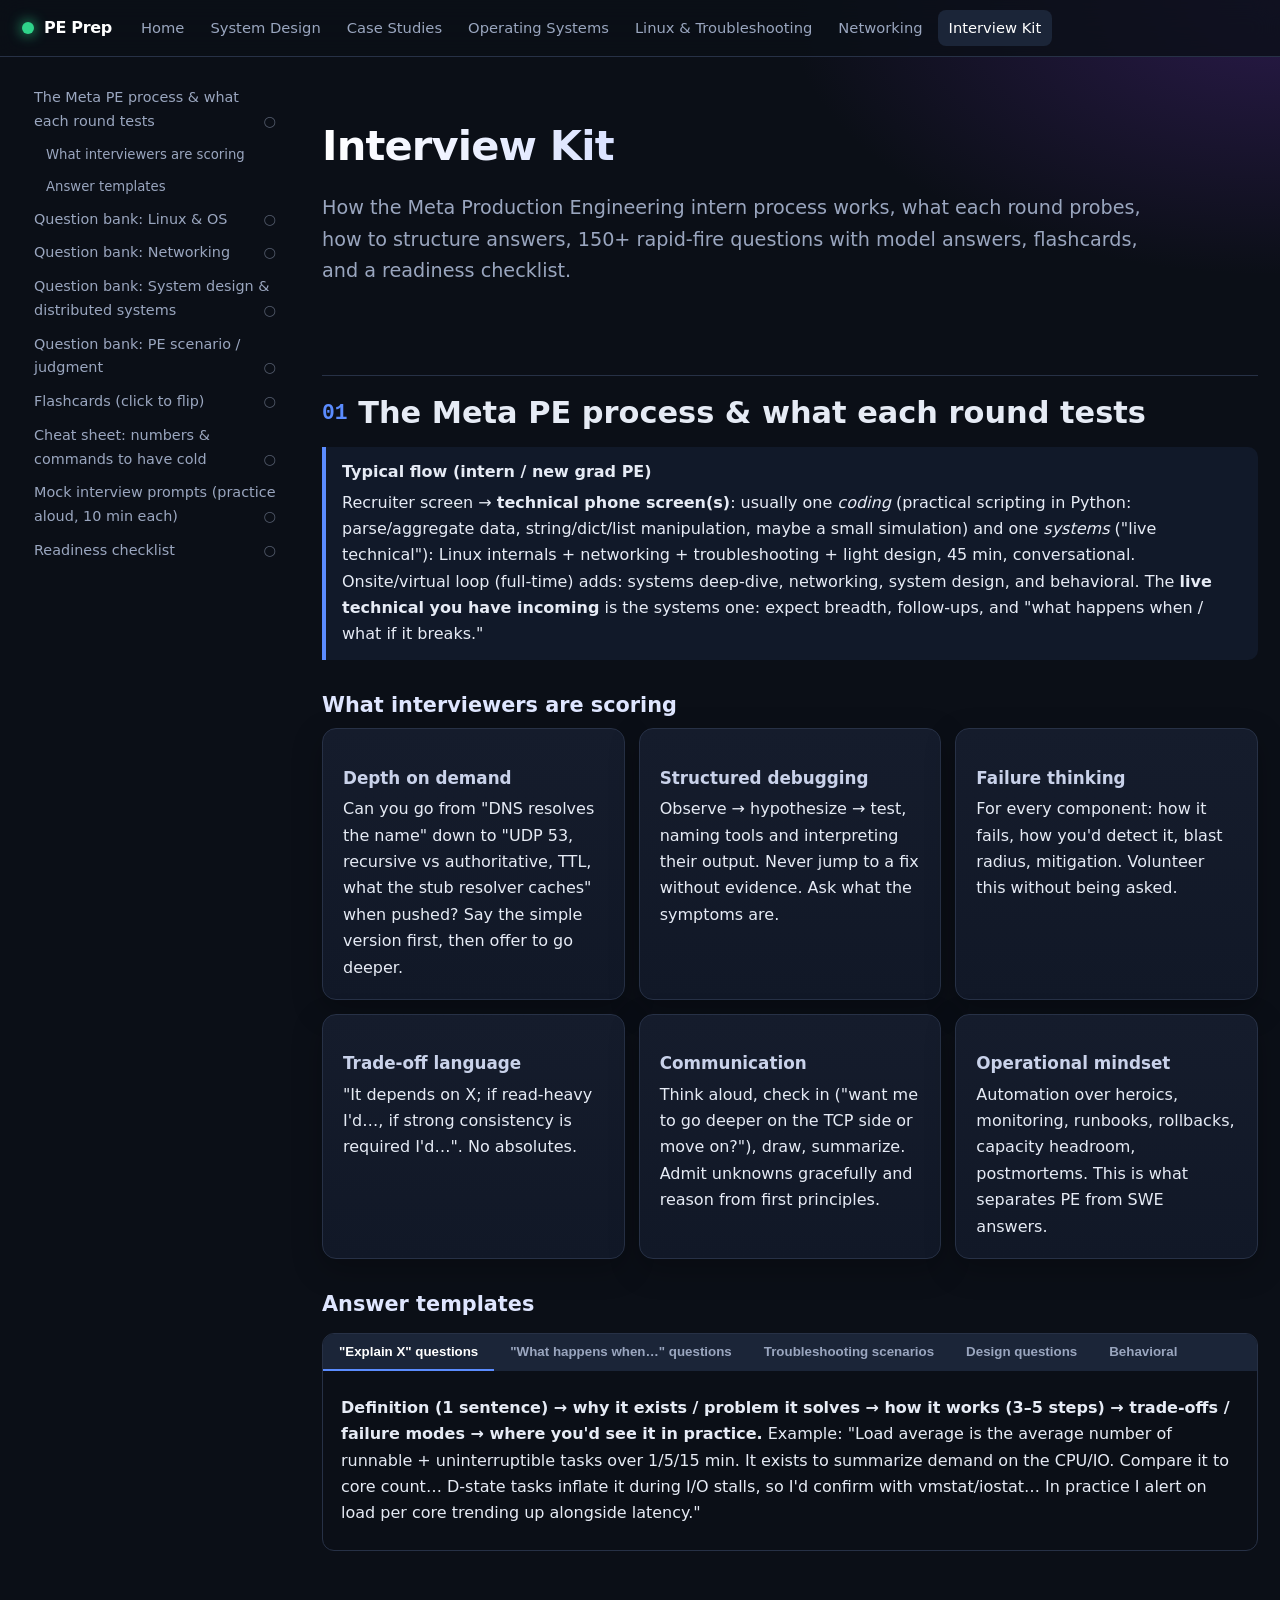
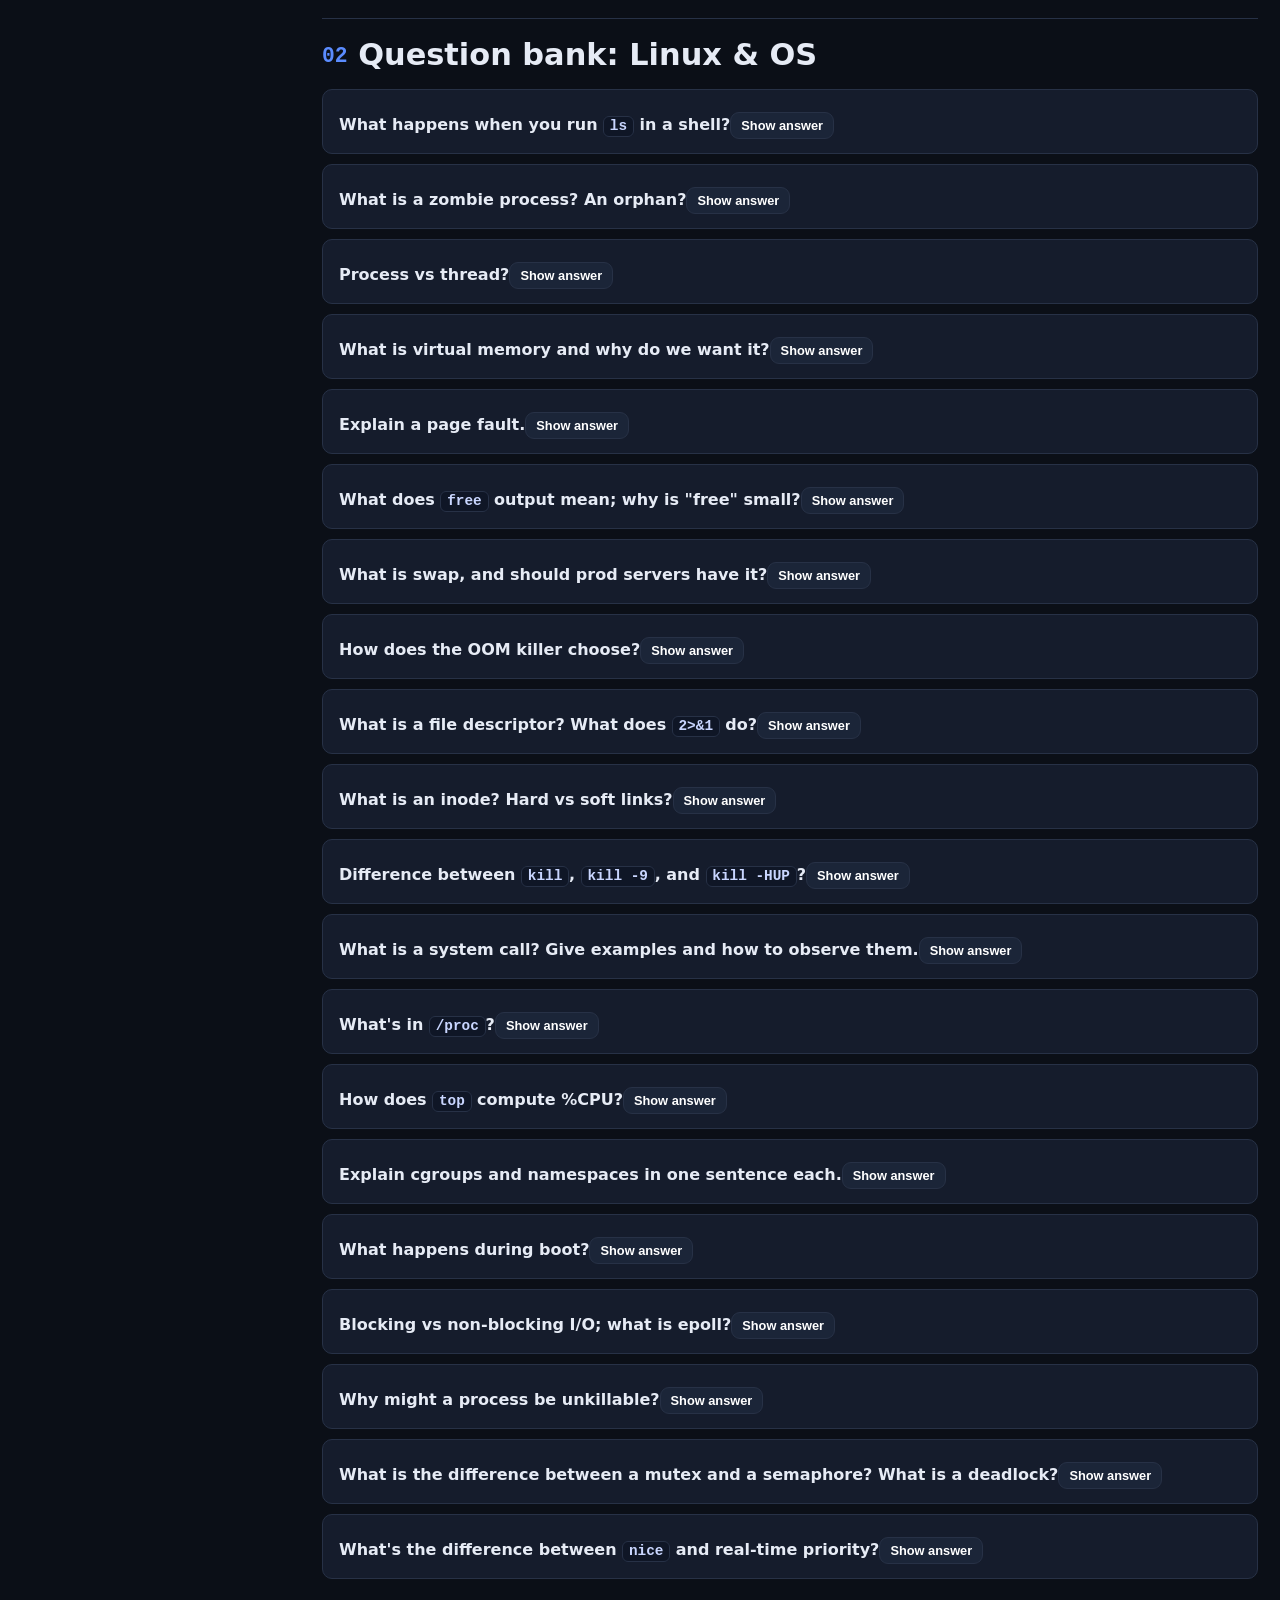
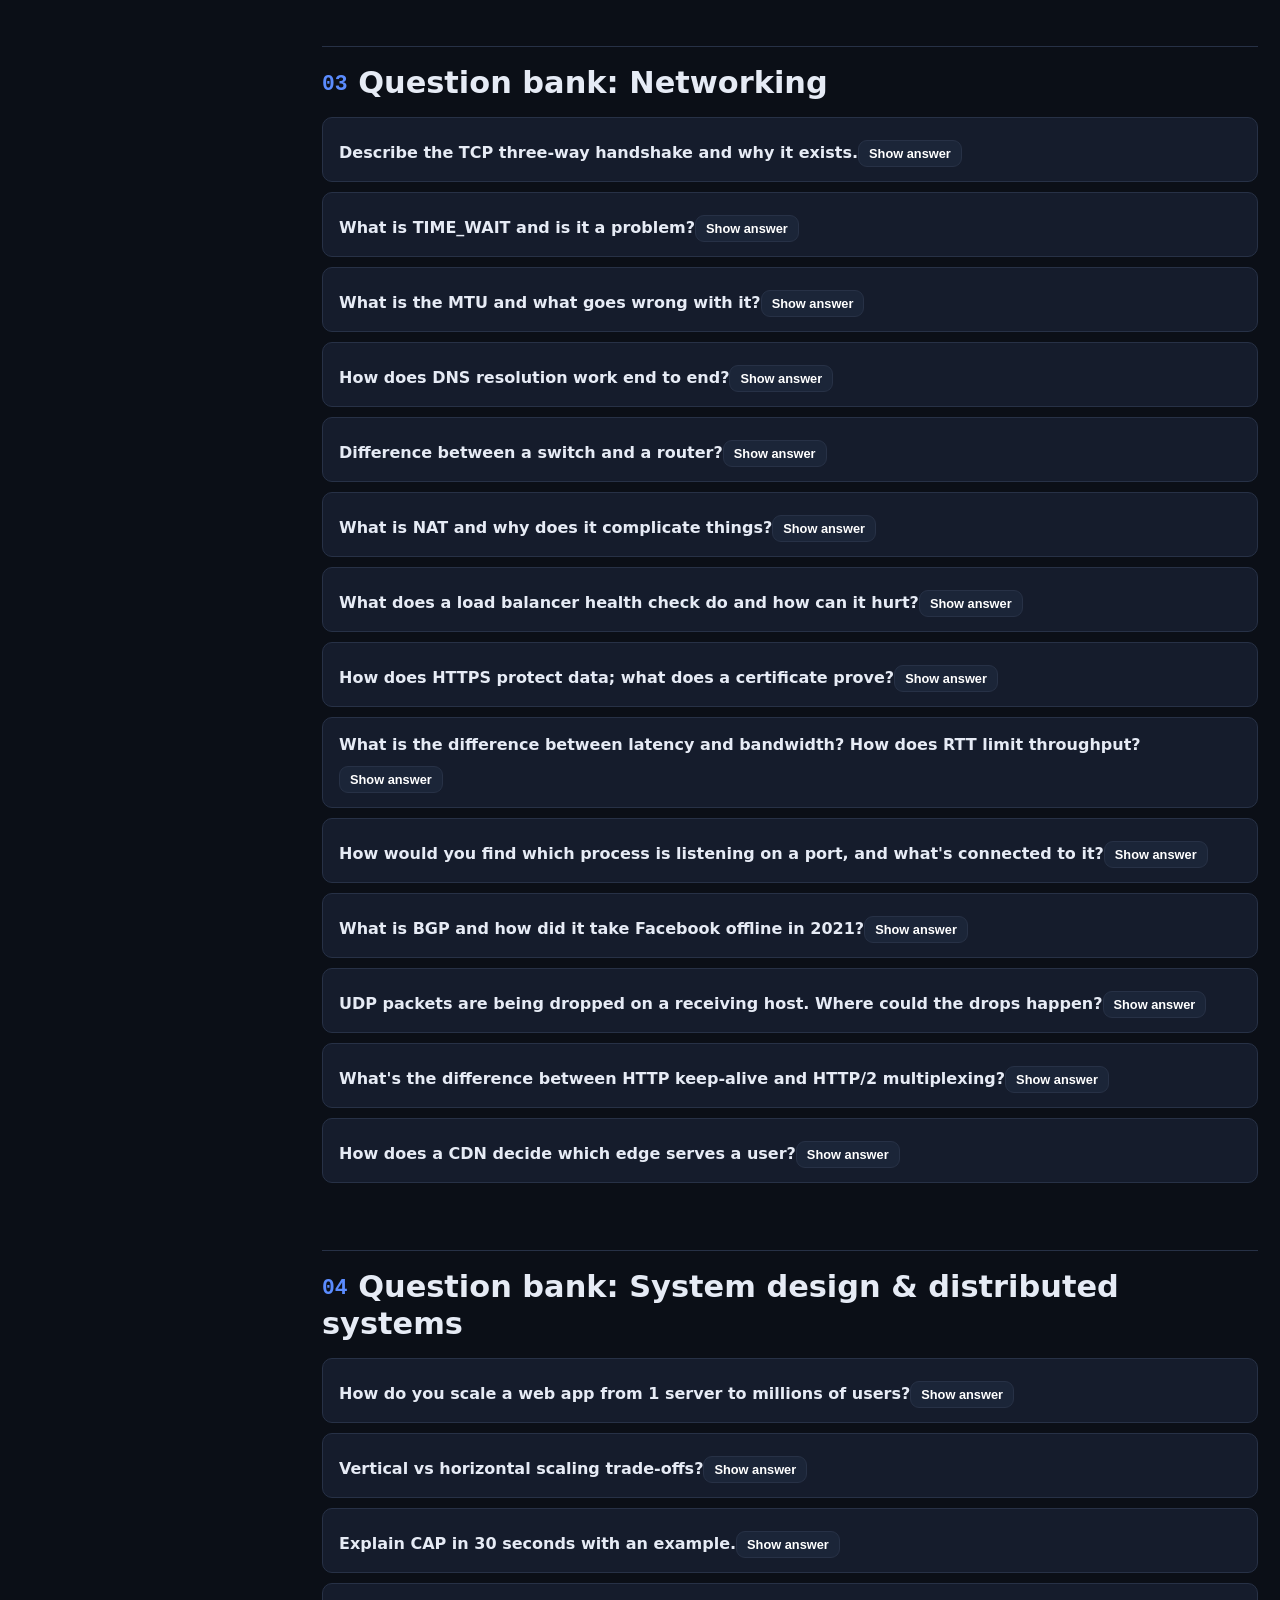
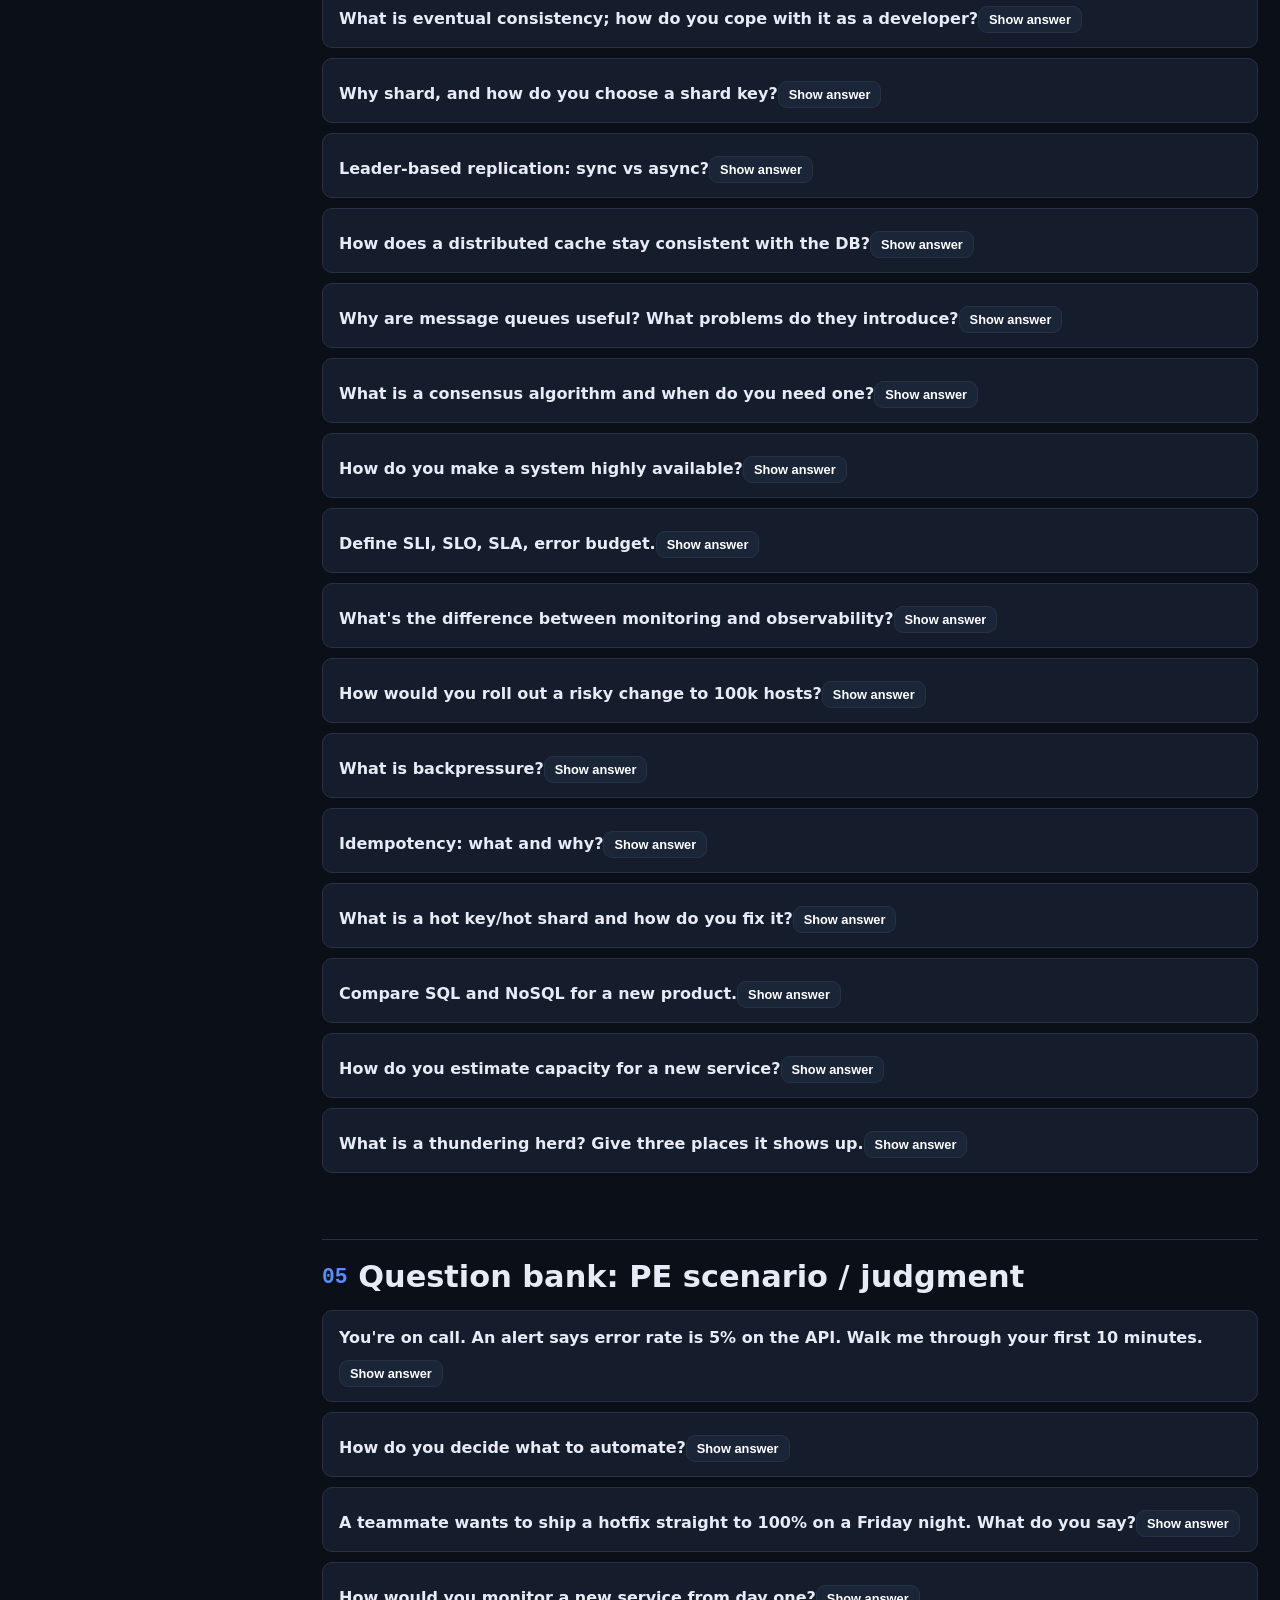
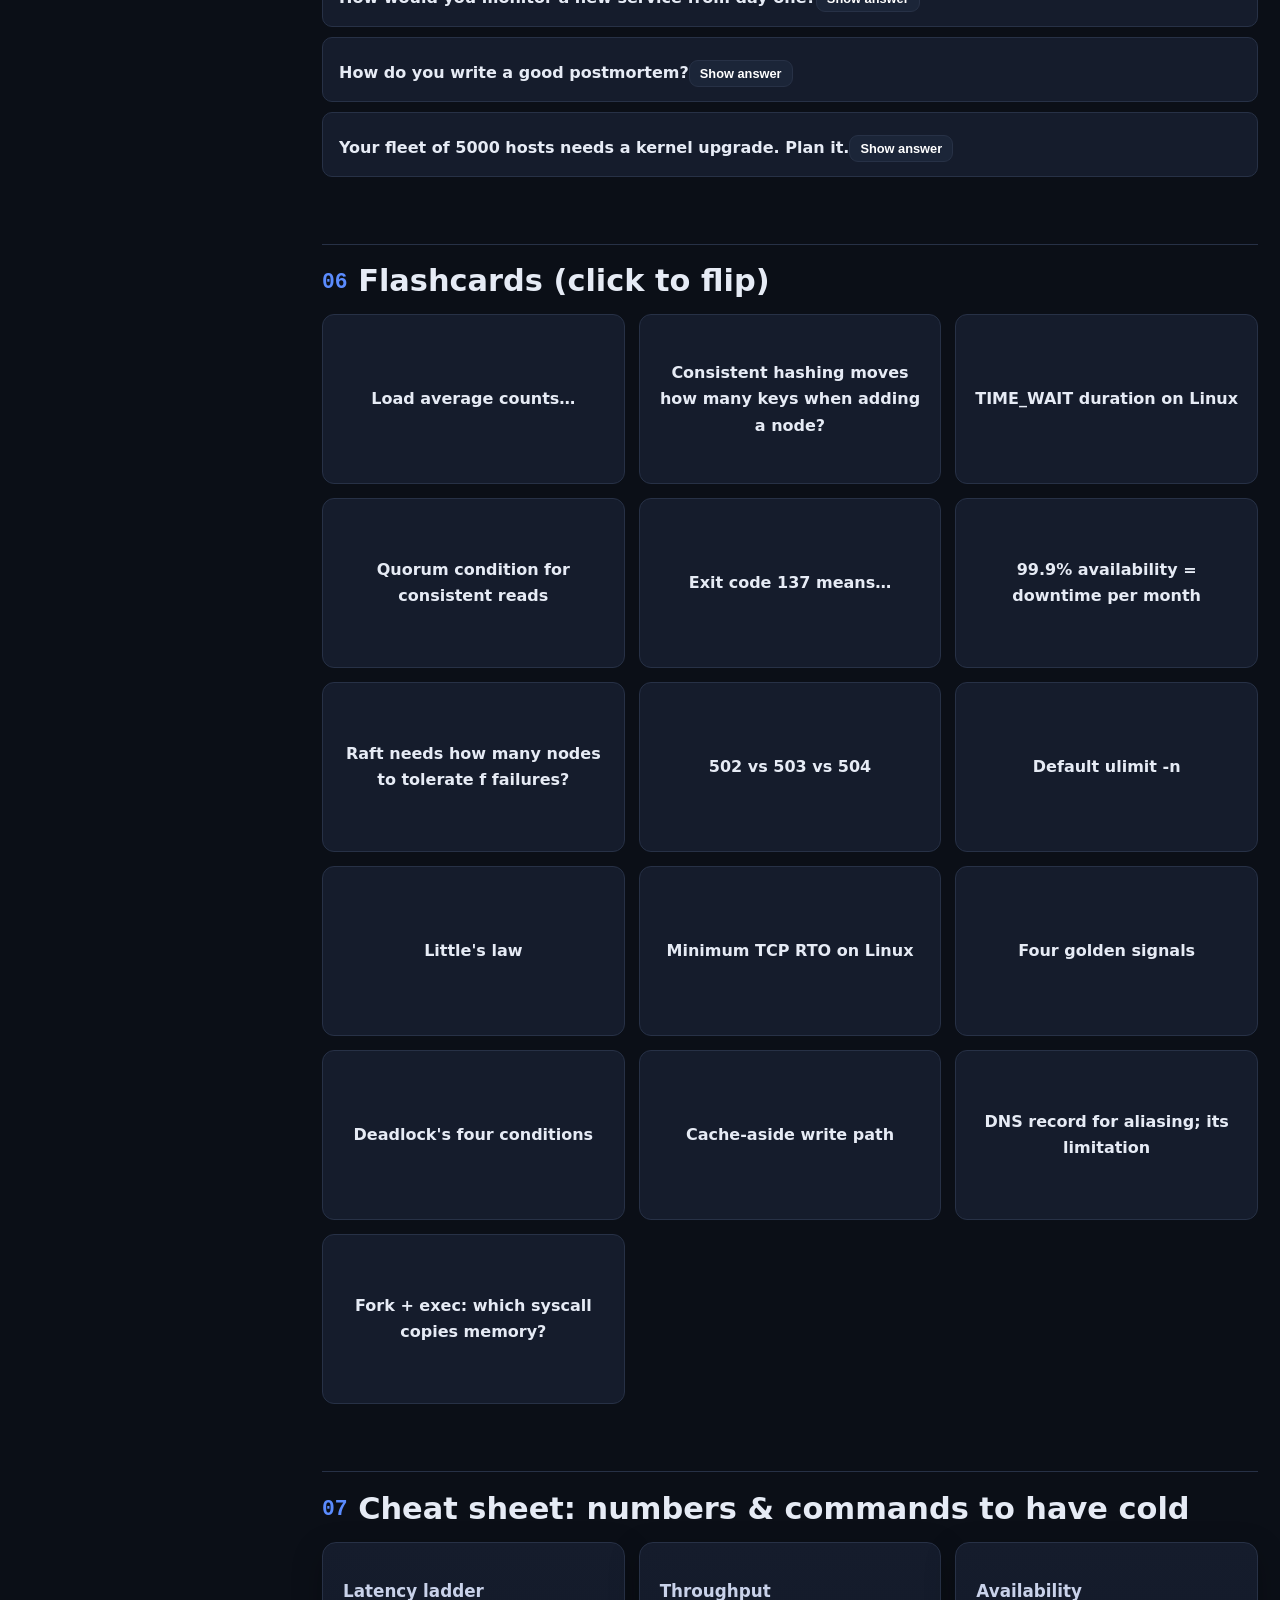
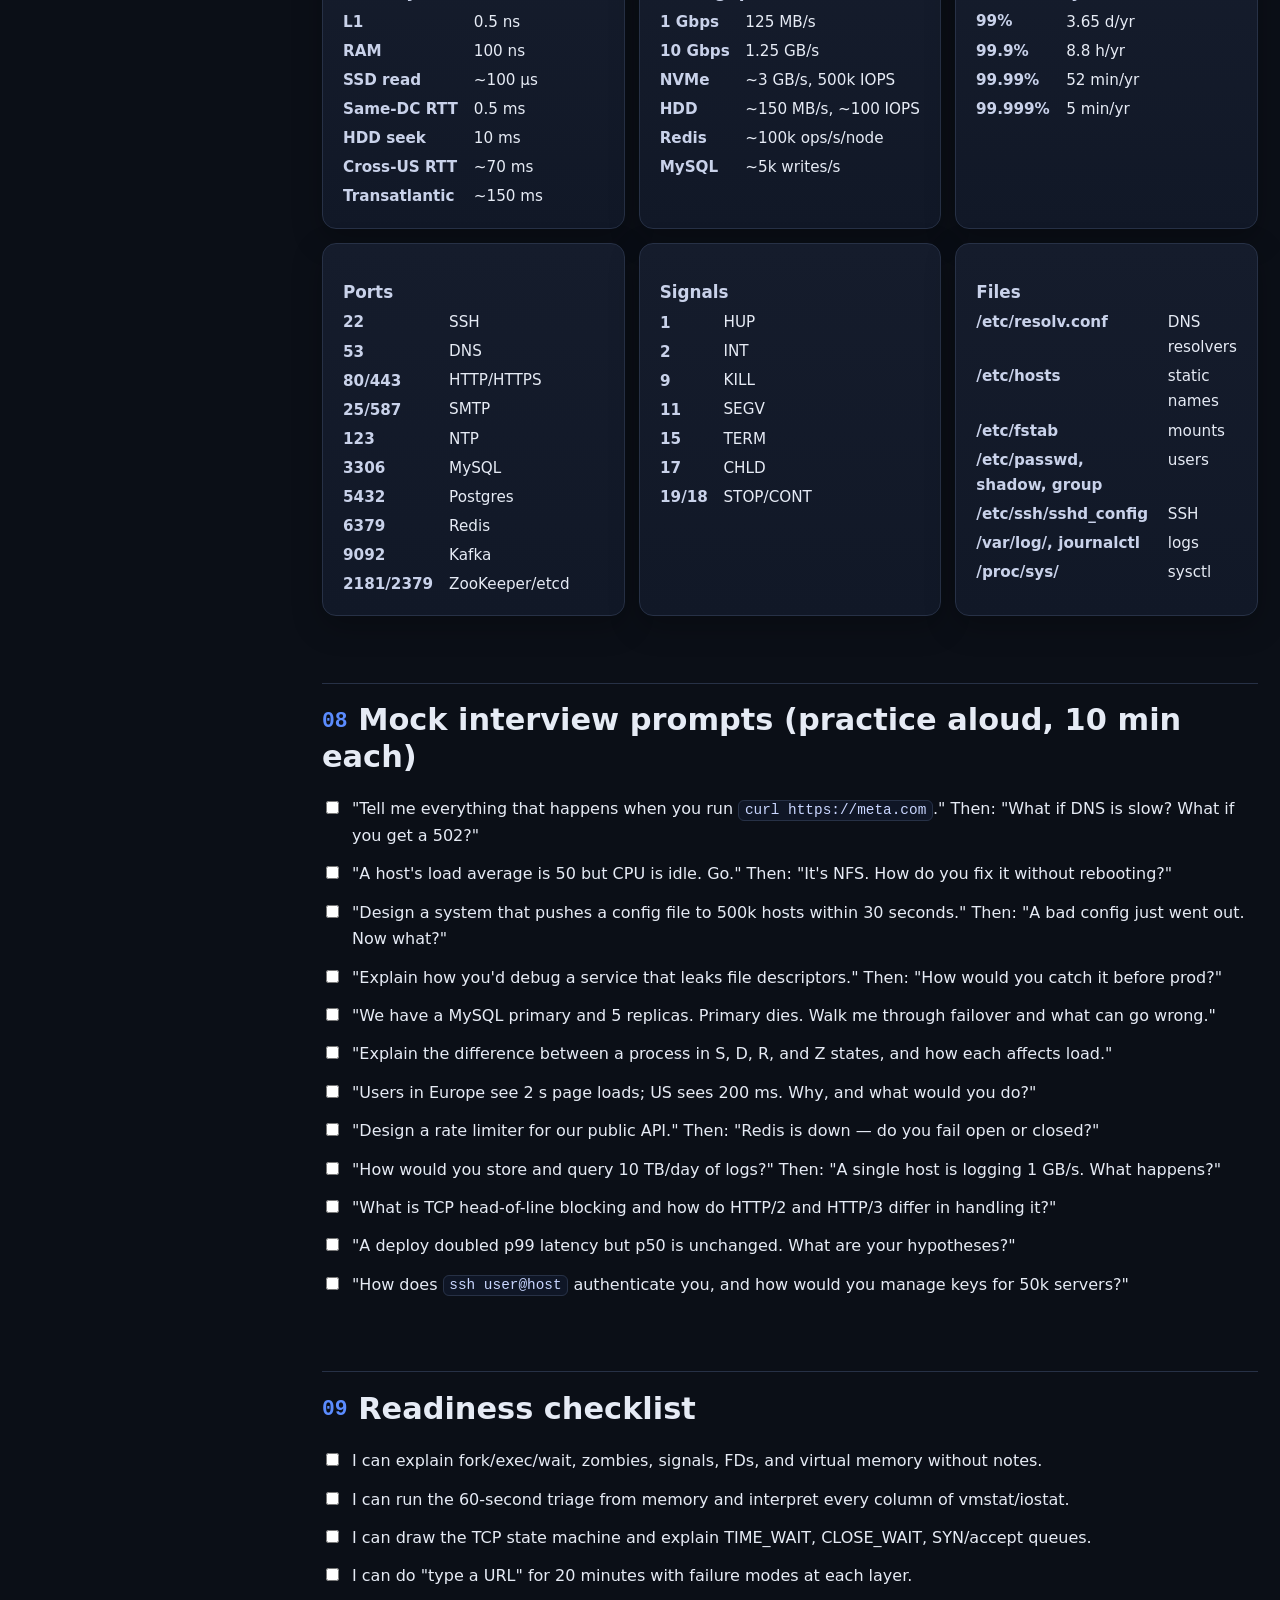
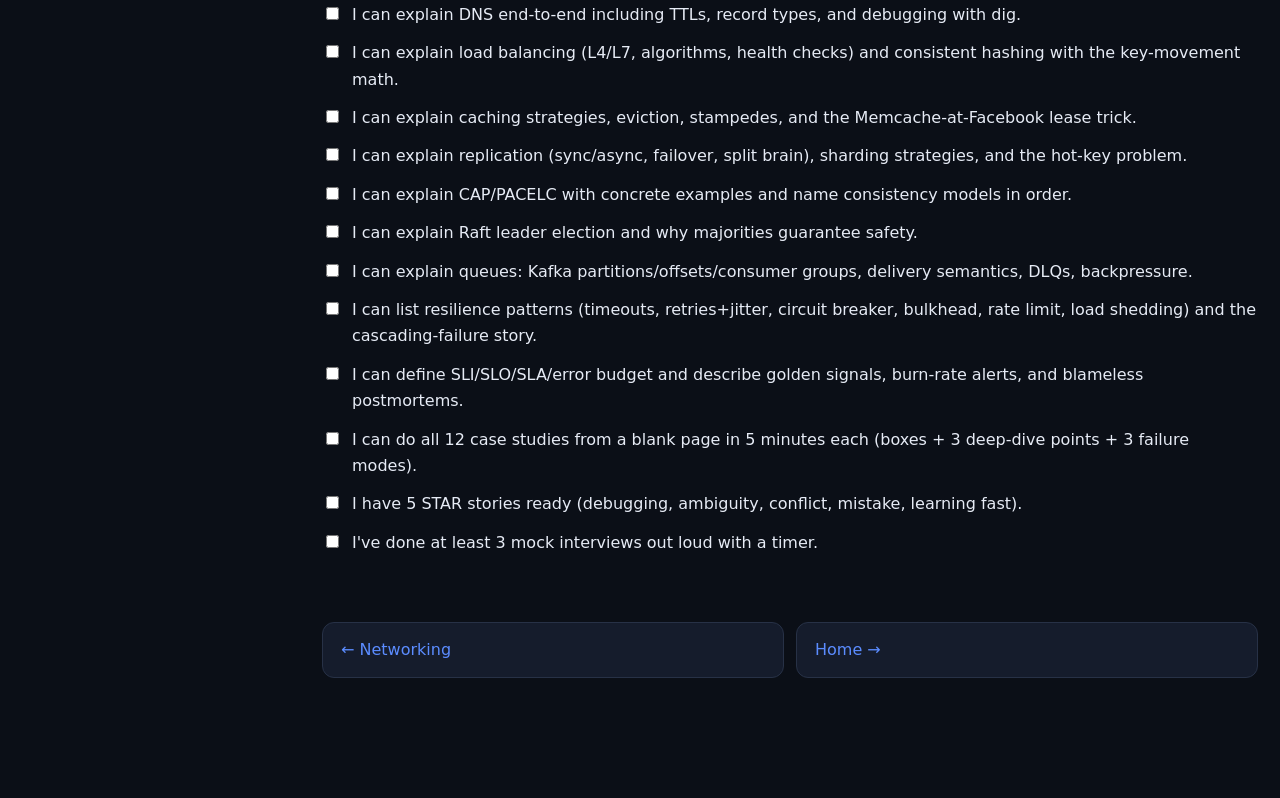
<file: interview.html>
<!doctype html><html lang="en"><head><meta charset="utf-8"><meta name="viewport" content="width=device-width,initial-scale=1"><title>Interview Kit — PE Prep</title><link rel="stylesheet" href="styles.css"></head><body>
<div class="layout"><aside class="sidebar"></aside>
<main>
<section class="hero"><h1>Interview Kit</h1><p class="lead">How the Meta Production Engineering intern process works, what each round probes, how to structure answers, 150+ rapid-fire questions with model answers, flashcards, and a readiness checklist.</p></section>

<h2>The Meta PE process & what each round tests</h2>
<div class="callout"><b>Typical flow (intern / new grad PE)</b>Recruiter screen → <b>technical phone screen(s)</b>: usually one <i>coding</i> (practical scripting in Python: parse/aggregate data, string/dict/list manipulation, maybe a small simulation) and one <i>systems</i> ("live technical"): Linux internals + networking + troubleshooting + light design, 45 min, conversational. Onsite/virtual loop (full-time) adds: systems deep-dive, networking, system design, and behavioral. The <b>live technical you have incoming</b> is the systems one: expect breadth, follow-ups, and "what happens when / what if it breaks."</div>
<h3>What interviewers are scoring</h3>
<div class="grid">
<div class="card"><h4>Depth on demand</h4>Can you go from "DNS resolves the name" down to "UDP 53, recursive vs authoritative, TTL, what the stub resolver caches" when pushed? Say the simple version first, then offer to go deeper.</div>
<div class="card"><h4>Structured debugging</h4>Observe → hypothesize → test, naming tools and interpreting their output. Never jump to a fix without evidence. Ask what the symptoms are.</div>
<div class="card"><h4>Failure thinking</h4>For every component: how it fails, how you'd detect it, blast radius, mitigation. Volunteer this without being asked.</div>
<div class="card"><h4>Trade-off language</h4>"It depends on X; if read-heavy I'd…, if strong consistency is required I'd…". No absolutes.</div>
<div class="card"><h4>Communication</h4>Think aloud, check in ("want me to go deeper on the TCP side or move on?"), draw, summarize. Admit unknowns gracefully and reason from first principles.</div>
<div class="card"><h4>Operational mindset</h4>Automation over heroics, monitoring, runbooks, rollbacks, capacity headroom, postmortems. This is what separates PE from SWE answers.</div>
</div>

<h3>Answer templates</h3>
<div class="tabs">
<div class="tab" data-title='"Explain X" questions'><p><b>Definition (1 sentence) → why it exists / problem it solves → how it works (3–5 steps) → trade-offs / failure modes → where you'd see it in practice.</b> Example: "Load average is the average number of runnable + uninterruptible tasks over 1/5/15 min. It exists to summarize demand on the CPU/IO. Compare it to core count… D-state tasks inflate it during I/O stalls, so I'd confirm with vmstat/iostat… In practice I alert on load per core trending up alongside latency."</p></div>
<div class="tab" data-title='"What happens when…" questions'><p>Go <b>layer by layer, in order</b>, at a consistent depth, then <b>offer a dive</b>: "That's the overview — I can go deeper on DNS, the TCP handshake, TLS, or the server side; where would you like?" Keep a mental list of 2 failure modes per layer to drop in.</p></div>
<div class="tab" data-title='Troubleshooting scenarios'><p><b>Clarify</b> (what exactly is slow/broken, since when, what changed, scope) → <b>triage impact & mitigate if possible</b> (rollback?) → <b>systematic investigation</b> from the outside in or from the resource up (USE) → <b>state hypotheses with the evidence that would confirm/refute</b> → <b>fix</b> → <b>prevent</b> (alert, automation, runbook). Narrate what each command output would mean. Ask the interviewer for the output — it's interactive.</p></div>
<div class="tab" data-title='Design questions'><p>Requirements (functional + non-functional) → estimates → API & data model → high-level diagram → deep-dive the hard parts → failure modes, monitoring, rollout, scaling 10×. Timebox. Ask which part they care about most. For PE: emphasize <b>operability</b>: how it's deployed, monitored, debugged, degraded.</p></div>
<div class="tab" data-title='Behavioral'><p>STAR (Situation, Task, Action, Result) + what you learned. Prepare: a time you debugged something hard; dealt with ambiguity; disagreed with someone; made a mistake (and the postmortem mindset); automated something tedious; learned a new system fast. Meta values: move fast, be bold, focus on impact, be open, build social value.</p></div>
</div>

<h2>Question bank: Linux & OS</h2>
<div class="quiz">
<div class="q"><b>What happens when you run <code>ls</code> in a shell?</b><div class="ans">Shell parses the line, checks builtins/aliases, searches $PATH; fork() creates a child (COW); child sets up redirections (dup2) and execve("/bin/ls"); kernel loads the ELF, ld.so maps libc; ls calls openat(".") + getdents64 to read directory entries, stat/lstat for -l, write(1) to the tty; exit → SIGCHLD → shell waitpid() reaps, prints prompt. Mention: PATH lookup, COW, FD inheritance, exit status in $?.</div></div>
<div class="q"><b>What is a zombie process? An orphan?</b><div class="ans">Zombie: exited, but parent hasn't wait()ed — kernel keeps PID + exit status. Can't be killed (already dead); fix the parent or kill it so init adopts and reaps. Orphan: parent died first; re-parented to init/subreaper, which reaps it when it exits.</div></div>
<div class="q"><b>Process vs thread?</b><div class="ans">Process: own address space, FDs; isolation; heavier to create/switch. Thread: shares address space & FDs within the process; own stack/registers; cheap communication, data races. Linux: both are tasks via clone() with different sharing flags.</div></div>
<div class="q"><b>What is virtual memory and why do we want it?</b><div class="ans">Per-process private address space mapped to physical frames by page tables + MMU/TLB. Gives isolation/protection, lets programs use more memory than RAM (swap), enables sharing (libs, COW), lazy allocation, and simplifies linking (fixed addresses).</div></div>
<div class="q"><b>Explain a page fault.</b><div class="ans">Access to a virtual page not currently mapped/valid traps to the kernel. Minor: page is in RAM (first touch, COW, page cache) → map it. Major: must read from disk (swap or file) → slow. Invalid: SIGSEGV.</div></div>
<div class="q"><b>What does <code>free</code> output mean; why is "free" small?</b><div class="ans">Linux uses idle RAM as page cache (buff/cache) and drops it on demand; "available" = what apps can get. Small "free" is healthy. Worry when available is low or swap in/out is sustained.</div></div>
<div class="q"><b>What is swap, and should prod servers have it?</b><div class="ans">Disk space for evicted anonymous pages. Pro: survive brief spikes, free RAM for cache. Con: thrashing is slow death vs fast OOM. Many fleets run no swap or minimal swap with low swappiness; k8s historically required swap off. Know both sides.</div></div>
<div class="q"><b>How does the OOM killer choose?</b><div class="ans">Highest oom_score (≈ % of memory used, adjusted by oom_score_adj). Logs to dmesg. cgroup limits trigger per-container OOM. Protect critical daemons with negative adj.</div></div>
<div class="q"><b>What is a file descriptor? What does <code>2>&1</code> do?</b><div class="ans">Integer index into the process's table of open files (0 stdin, 1 stdout, 2 stderr). 2>&1 dup2's FD 1 onto FD 2 so stderr goes wherever stdout currently points — order matters (<code>cmd > f 2>&1</code> vs <code>cmd 2>&1 > f</code>).</div></div>
<div class="q"><b>What is an inode? Hard vs soft links?</b><div class="ans">On-disk metadata structure (mode, owner, size, timestamps, block pointers), not the name. Directory entries map names → inode numbers. Hard link: another name, same inode, same FS. Symlink: separate file containing a path; can dangle; crosses FS.</div></div>
<div class="q"><b>Difference between <code>kill</code>, <code>kill -9</code>, and <code>kill -HUP</code>?</b><div class="ans">kill sends SIGTERM (15) — catchable, graceful. -9 SIGKILL — uncatchable, immediate, no cleanup. -HUP (1) — conventionally "reload config" for daemons.</div></div>
<div class="q"><b>What is a system call? Give examples and how to observe them.</b><div class="ans">The controlled entry from user mode into the kernel (trap instruction). open/read/write/close, fork/execve/wait, mmap/brk, socket/connect/accept, ioctl, epoll_wait. Observe with strace (-f -tt -T), perf trace, or BPF.</div></div>
<div class="q"><b>What's in <code>/proc</code>?</b><div class="ans">Kernel-exported virtual files: per-PID info (status, fd, maps, cmdline), system state (meminfo, cpuinfo, loadavg, stat), tunables (sys/ = sysctl), network tables (net/). Reading them invokes kernel code; it's what ps/top/free parse.</div></div>
<div class="q"><b>How does <code>top</code> compute %CPU?</b><div class="ans">Reads /proc/PID/stat utime+stime (jiffies) at two points and divides the delta by elapsed time × ticks/sec; system-wide from /proc/stat. So it's an average over the refresh interval.</div></div>
<div class="q"><b>Explain cgroups and namespaces in one sentence each.</b><div class="ans">Namespaces limit what a process can see (PIDs, network, mounts, hostname, users). cgroups limit what it can use (CPU, memory, I/O, pids). Together + overlayfs + capabilities/seccomp = a container.</div></div>
<div class="q"><b>What happens during boot?</b><div class="ans">Firmware (POST) → bootloader (GRUB loads kernel + initramfs) → kernel init, mounts initramfs, loads drivers, switch_root → systemd (PID 1) starts units toward default target → getty/sshd. Debug with dmesg, journalctl -b, systemd-analyze.</div></div>
<div class="q"><b>Blocking vs non-blocking I/O; what is epoll?</b><div class="ans">Blocking: the call waits until done. Non-blocking: returns EAGAIN immediately; you need a readiness mechanism. epoll: register FDs once, epoll_wait returns ready ones in O(ready) — basis of event-loop servers (nginx, Node, Redis).</div></div>
<div class="q"><b>Why might a process be unkillable?</b><div class="ans">D state (uninterruptible I/O, e.g., hung NFS) — signal delivered only when the syscall returns; or a zombie (already dead); or PID 1 in a container (kernel ignores default-action signals for init).</div></div>
<div class="q"><b>What is the difference between a mutex and a semaphore? What is a deadlock?</b><div class="ans">Mutex: binary ownership lock (only the owner unlocks). Semaphore: counter allowing N holders, signal from anyone. Deadlock: cycle of threads each holding a lock the next needs; requires mutual exclusion, hold-and-wait, no preemption, circular wait; prevent by lock ordering/timeouts.</div></div>
<div class="q"><b>What's the difference between <code>nice</code> and real-time priority?</b><div class="ans">nice (−20..19) is a weight within the normal CFS class; RT classes (SCHED_FIFO/RR, prio 1–99) always preempt normal tasks and can starve the system if they spin.</div></div>
</div>

<h2>Question bank: Networking</h2>
<div class="quiz">
<div class="q"><b>Describe the TCP three-way handshake and why it exists.</b><div class="ans">SYN(seq=x) → SYN-ACK(seq=y, ack=x+1) → ACK(ack=y+1). Synchronizes initial sequence numbers both ways, confirms bidirectional reachability, negotiates options (MSS, window scale, SACK). Costs 1 RTT before data.</div></div>
<div class="q"><b>What is TIME_WAIT and is it a problem?</b><div class="ans">State held by the side that closed first for 2×MSL (60 s on Linux) to absorb late packets and ensure the final ACK is received. Normally harmless; thousands on a client/proxy can exhaust ephemeral ports → use keepalive/pooling, tcp_tw_reuse, more source IPs.</div></div>
<div class="q"><b>What is the MTU and what goes wrong with it?</b><div class="ans">Max frame payload (1500 on Ethernet). Larger IP packets fragment, or if DF is set, get dropped with an ICMP "fragmentation needed" message. If ICMP is blocked, PMTU discovery fails → small packets work, large ones hang (blackhole). Tunnels/VXLAN reduce effective MTU. Test with ping -M do -s.</div></div>
<div class="q"><b>How does DNS resolution work end to end?</b><div class="ans">App → stub resolver (hosts file, cache) → recursive resolver → iterates root → TLD → authoritative, caching per TTL → returns A/AAAA. UDP 53, TCP for large/zone transfers. Failure modes: resolver timeouts (5 s), stale caches, low TTL storms, NXDOMAIN caching.</div></div>
<div class="q"><b>Difference between a switch and a router?</b><div class="ans">Switch: L2, forwards Ethernet frames by MAC within a broadcast domain, learns MAC→port. Router: L3, forwards IP packets between networks using a routing table, decrements TTL, rewrites L2 headers each hop.</div></div>
<div class="q"><b>What is NAT and why does it complicate things?</b><div class="ans">Rewrites private addresses to a shared public one, tracking connections in a table. Breaks inbound connectivity (needs port forwarding/STUN), introduces state (table exhaustion, idle timeouts dropping long-lived connections), hides client IPs.</div></div>
<div class="q"><b>What does a load balancer health check do and how can it hurt?</b><div class="ans">Periodically probes backends; removes failing ones. Hurts when: a deep check depends on a shared dependency (DB blip removes ALL backends), too-aggressive thresholds flap, or health endpoint is slow under load, causing removal exactly when capacity is needed. Use shallow checks + hysteresis + minimum-healthy-percent (panic threshold).</div></div>
<div class="q"><b>How does HTTPS protect data; what does a certificate prove?</b><div class="ans">TLS: asymmetric handshake authenticates the server (cert signed by trusted CA, hostname in SAN) and establishes a symmetric session key via ECDHE (forward secrecy); then AES-GCM encrypts & authenticates data. The cert proves the holder of the private key controls that domain per the CA.</div></div>
<div class="q"><b>What is the difference between latency and bandwidth? How does RTT limit throughput?</b><div class="ans">Latency: time per bit to arrive (RTT); bandwidth: bits per second capacity. TCP throughput ≤ window/RTT; long RTT with small windows caps throughput regardless of link speed; also every sequential round trip (DNS, TCP, TLS) adds latency — minimize round trips.</div></div>
<div class="q"><b>How would you find which process is listening on a port, and what's connected to it?</b><div class="ans"><code>ss -ltnp 'sport = :8080'</code> for the listener; <code>ss -tnp state established '( sport = :8080 )'</code> for peers; <code>lsof -i :8080</code> alternative.</div></div>
<div class="q"><b>What is BGP and how did it take Facebook offline in 2021?</b><div class="ans">BGP exchanges prefix reachability between autonomous systems. A maintenance command withdrew the routes to FB's DNS servers' prefixes (the backbone appeared unhealthy so the DNS servers deliberately withdrew their anycast announcements); with DNS unreachable, every property failed, and internal tools depending on the same infra were also down, slowing recovery.</div></div>
<div class="q"><b>UDP packets are being dropped on a receiving host. Where could the drops happen?</b><div class="ans">NIC ring buffer overrun (ethtool -S rx_dropped → increase ring, RSS/irqbalance), softirq backlog (/proc/net/softnet_stat), socket receive buffer full because the app reads too slowly (UDP: RcvbufErrors in nstat → increase rmem, read faster/batch), firewall/conntrack, upstream network loss (mtr).</div></div>
<div class="q"><b>What's the difference between HTTP keep-alive and HTTP/2 multiplexing?</b><div class="ans">Keep-alive reuses one TCP connection for sequential requests (still one at a time). HTTP/2 interleaves many concurrent request/response streams on one connection with binary framing and header compression.</div></div>
<div class="q"><b>How does a CDN decide which edge serves a user?</b><div class="ans">DNS-based (resolver location → nearest PoP IP; imprecise with public resolvers, EDNS client subnet helps) or anycast (BGP routes to nearest). Then the edge checks cache; misses go to a regional shield then origin.</div></div>
</div>

<h2>Question bank: System design & distributed systems</h2>
<div class="quiz">
<div class="q"><b>How do you scale a web app from 1 server to millions of users?</b><div class="ans">Separate web and DB → stateless app servers behind an LB → cache (CDN for static, Redis for data) → DB read replicas → async work via queues → shard the DB → multi-region with GeoDNS; add observability, autoscaling, and resilience patterns at each step. Name the bottleneck that forces each step.</div></div>
<div class="q"><b>Vertical vs horizontal scaling trade-offs?</b><div class="ans">Vertical: simple, no distribution problems, hard ceiling, SPOF, expensive at the top. Horizontal: near-unlimited, fault-tolerant, cheaper hardware, but requires statelessness/partitioning and brings consistency, coordination, and ops complexity.</div></div>
<div class="q"><b>Explain CAP in 30 seconds with an example.</b><div class="ans">During a network partition you must choose: refuse some requests to stay consistent (CP: ZooKeeper, a bank ledger) or answer with possibly stale data to stay available (AP: Cassandra, DNS, a shopping cart). When there's no partition you still trade latency vs consistency (PACELC).</div></div>
<div class="q"><b>What is eventual consistency; how do you cope with it as a developer?</b><div class="ans">Replicas converge over time if writes stop; a read may be stale. Cope with: read-your-writes routing, idempotent writes, version numbers/vector clocks, designing UIs to tolerate lag, conflict resolution (LWW/merge/CRDT), and using strong consistency only where required.</div></div>
<div class="q"><b>Why shard, and how do you choose a shard key?</b><div class="ans">When data/write load exceeds one node. Choose a key that: spreads load evenly (high cardinality, no hot values), keeps data that's queried together on one shard (user_id for a user's data), and rarely needs cross-shard operations. Avoid monotonically increasing keys for range sharding (hot last shard).</div></div>
<div class="q"><b>Leader-based replication: sync vs async?</b><div class="ans">Sync: no loss on failover, higher write latency, availability tied to replica health. Async: fast, replicas may lag → stale reads and potential loss of last writes on failover. Semi-sync (wait for one replica) is the common compromise.</div></div>
<div class="q"><b>How does a distributed cache stay consistent with the DB?</b><div class="ans">It doesn't perfectly. Cache-aside + delete-on-write + TTL bounds staleness; leases/CAS avoid stale-set races; CDC-driven invalidation makes it event-driven; version keys avoid invalidation entirely. Accept bounded staleness; read from DB for must-be-fresh paths.</div></div>
<div class="q"><b>Why are message queues useful? What problems do they introduce?</b><div class="ans">Decoupling, buffering bursts, async latency, fan-out, retry/DLQ. Introduce: at-least-once duplicates (need idempotency), ordering limits, lag/backpressure, another system to run, eventual consistency, poison messages.</div></div>
<div class="q"><b>What is a consensus algorithm and when do you need one?</b><div class="ans">A protocol (Raft/Paxos) by which a majority of nodes agree on a sequence of values despite crashes, giving a linearizable log. Needed for leader election, distributed locks, config/metadata stores, replicated state machines — not for bulk data.</div></div>
<div class="q"><b>How do you make a system highly available?</b><div class="ans">Remove SPOFs with redundancy across failure domains; health-checked load balancing; replication with automatic failover; stateless tiers; timeouts/retries/circuit breakers; graceful degradation; capacity headroom (N+1); safe deploys (canary/rollback); monitoring with SLO-based alerting; drills.</div></div>
<div class="q"><b>Define SLI, SLO, SLA, error budget.</b><div class="ans">SLI: a measured indicator (success ratio, latency under threshold). SLO: internal target for the SLI over a window. SLA: external contract with penalties. Error budget = 1 − SLO: allowable unreliability that governs release velocity vs reliability work.</div></div>
<div class="q"><b>What's the difference between monitoring and observability?</b><div class="ans">Monitoring: predefined checks/dashboards for known failure modes. Observability: enough rich telemetry (metrics, structured logs, traces with high-cardinality context) to ask new questions about unknown failures without redeploying.</div></div>
<div class="q"><b>How would you roll out a risky change to 100k hosts?</b><div class="ans">Canary small %, compare metrics vs control, staged by failure domain/region, automatic halt/rollback on SLO regression, bake time between stages, feature flag kill switch, backward-compatible data changes, comms + on-call aware.</div></div>
<div class="q"><b>What is backpressure?</b><div class="ans">A mechanism for a slow consumer to signal producers to slow down instead of being overwhelmed: bounded queues, blocking writes, TCP window, 429/503 with Retry-After, credit-based flow control. Without it, systems buffer until they OOM or latency explodes.</div></div>
<div class="q"><b>Idempotency: what and why?</b><div class="ans">Repeating an operation has the same effect as doing it once. Required because networks force retries and queues deliver at-least-once. Achieve via natural idempotence (PUT, set), idempotency keys with dedup store, or conditional writes (version checks).</div></div>
<div class="q"><b>What is a hot key/hot shard and how do you fix it?</b><div class="ans">One key or partition gets disproportionate traffic (celebrity, viral item). Fixes: replicate the key across N copies (suffix), local caching, split the partition, dedicated capacity for whales, write aggregation.</div></div>
<div class="q"><b>Compare SQL and NoSQL for a new product.</b><div class="ans">Default to SQL (Postgres/MySQL): transactions, flexible queries, mature ops; scale with replicas/cache; shard when needed. NoSQL when: extreme write scale with simple access patterns (Cassandra), key-value latency (Redis/Dynamo), flexible documents, or graph/time-series/search specialization. Choice is about access patterns and consistency needs.</div></div>
<div class="q"><b>How do you estimate capacity for a new service?</b><div class="ans">Expected QPS (DAU × actions / 86400, ×peak factor), payload sizes → bandwidth/storage, per-host capacity from load tests (not guesses), add headroom (target ~50–60% utilization), N+1/N+2 for failure domains, growth forecast, and hardware lead time. Re-validate with real traffic.</div></div>
<div class="q"><b>What is a thundering herd? Give three places it shows up.</b><div class="ans">Many actors waking/acting simultaneously and overwhelming a resource: cache key expiry (stampede), clients reconnecting after an outage, cron jobs at :00, config push causing fleet-wide fetch, accept() wakeups in old kernels. Fixes: jitter, coalescing, leases, staged ramps.</div></div>
</div>

<h2>Question bank: PE scenario / judgment</h2>
<div class="quiz">
<div class="q"><b>You're on call. An alert says error rate is 5% on the API. Walk me through your first 10 minutes.</b><div class="ans">Ack; open dashboards: scope (all regions/endpoints?), since when, correlate with deploys/config/infra changes; check dependency health; if a change correlates → roll back; if a host/AZ → drain it; if overload → shed/scale; declare an incident if impact persists; communicate; then root-cause after mitigation.</div></div>
<div class="q"><b>How do you decide what to automate?</b><div class="ans">Toil that is manual, repetitive, automatable, tactical, and scales with service growth. Prioritize by frequency × time × risk. Start by scripting the runbook, add safety (dry run, rate limits, approvals), then make it self-healing where safe.</div></div>
<div class="q"><b>A teammate wants to ship a hotfix straight to 100% on a Friday night. What do you say?</b><div class="ans">Ask about the risk vs the current impact: if the outage is severe, a fast rollout with canary verification and a ready rollback is justified; otherwise stage it and wait. Make sure someone is watching metrics and the rollback is tested. Blameless framing, decision based on error budget/impact.</div></div>
<div class="q"><b>How would you monitor a new service from day one?</b><div class="ans">RED metrics (rate, errors, duration histograms) per endpoint; USE for hosts; structured logs with request IDs; tracing; SLOs with burn-rate alerts; dashboards for dependencies; synthetic probes; a dead-man's switch on the monitoring pipeline.</div></div>
<div class="q"><b>How do you write a good postmortem?</b><div class="ans">Timeline with timestamps, impact quantified, detection & response analysis (TTD, TTM), root cause and contributing factors (systemic, blameless), what went well/poorly/lucky, prioritized action items with owners and due dates, lessons shared broadly.</div></div>
<div class="q"><b>Your fleet of 5000 hosts needs a kernel upgrade. Plan it.</b><div class="ans">Test in staging; canary on a small batch with soak time; roll by failure domain respecting capacity (never below N+1), drain → upgrade → reboot → health check → undrain; automatic pause on anomalies; rollback plan (previous kernel in GRUB); track progress in a dashboard; schedule around traffic peaks.</div></div>
</div>

<h2>Flashcards (click to flip)</h2>
<div class="grid">
<div class="flash"><div class="inner"><div class="face"><b>Load average counts…</b></div><div class="face back">Runnable (R) + uninterruptible sleep (D) tasks, averaged over 1/5/15 min. Compare to core count.</div></div></div>
<div class="flash"><div class="inner"><div class="face"><b>Consistent hashing moves how many keys when adding a node?</b></div><div class="face back">≈ K/N (just the new node's share), vs almost all with mod-N.</div></div></div>
<div class="flash"><div class="inner"><div class="face"><b>TIME_WAIT duration on Linux</b></div><div class="face back">60 s (2×MSL). Held by the side that closed first.</div></div></div>
<div class="flash"><div class="inner"><div class="face"><b>Quorum condition for consistent reads</b></div><div class="face back">W + R &gt; N</div></div></div>
<div class="flash"><div class="inner"><div class="face"><b>Exit code 137 means…</b></div><div class="face back">128 + 9 → killed by SIGKILL (often the OOM killer / docker kill).</div></div></div>
<div class="flash"><div class="inner"><div class="face"><b>99.9% availability = downtime per month</b></div><div class="face back">≈ 43.8 minutes. 99.99% ≈ 4.4 min. 99.999% ≈ 26 s.</div></div></div>
<div class="flash"><div class="inner"><div class="face"><b>Raft needs how many nodes to tolerate f failures?</b></div><div class="face back">2f + 1 (3 tolerates 1, 5 tolerates 2).</div></div></div>
<div class="flash"><div class="inner"><div class="face"><b>502 vs 503 vs 504</b></div><div class="face back">502: upstream returned garbage/refused. 503: service unavailable/overloaded (server itself). 504: upstream timed out.</div></div></div>
<div class="flash"><div class="inner"><div class="face"><b>Default ulimit -n</b></div><div class="face back">1024 open files per process — raise it for servers (LimitNOFILE).</div></div></div>
<div class="flash"><div class="inner"><div class="face"><b>Little's law</b></div><div class="face back">L = λ × W (in-flight = throughput × latency). Sizes pools and queues.</div></div></div>
<div class="flash"><div class="inner"><div class="face"><b>Minimum TCP RTO on Linux</b></div><div class="face back">200 ms — a single lost packet without fast retransmit costs ≥ 200 ms (tail latency!).</div></div></div>
<div class="flash"><div class="inner"><div class="face"><b>Four golden signals</b></div><div class="face back">Latency, Traffic, Errors, Saturation.</div></div></div>
<div class="flash"><div class="inner"><div class="face"><b>Deadlock's four conditions</b></div><div class="face back">Mutual exclusion, hold & wait, no preemption, circular wait.</div></div></div>
<div class="flash"><div class="inner"><div class="face"><b>Cache-aside write path</b></div><div class="face back">Write DB, then DELETE the cache key (don't update) — next read repopulates.</div></div></div>
<div class="flash"><div class="inner"><div class="face"><b>DNS record for aliasing; its limitation</b></div><div class="face back">CNAME — cannot coexist with other records at the same name, so not at the zone apex (use ALIAS/ANAME).</div></div></div>
<div class="flash"><div class="inner"><div class="face"><b>Fork + exec: which syscall copies memory?</b></div><div class="face back">Neither copies eagerly: fork shares pages copy-on-write; exec replaces the image.</div></div></div>
</div>

<h2>Cheat sheet: numbers & commands to have cold</h2>
<div class="grid">
<div class="card"><h4>Latency ladder</h4><div class="kv"><b>L1</b><span>0.5 ns</span><b>RAM</b><span>100 ns</span><b>SSD read</b><span>~100 µs</span><b>Same-DC RTT</b><span>0.5 ms</span><b>HDD seek</b><span>10 ms</span><b>Cross-US RTT</b><span>~70 ms</span><b>Transatlantic</b><span>~150 ms</span></div></div>
<div class="card"><h4>Throughput</h4><div class="kv"><b>1 Gbps</b><span>125 MB/s</span><b>10 Gbps</b><span>1.25 GB/s</span><b>NVMe</b><span>~3 GB/s, 500k IOPS</span><b>HDD</b><span>~150 MB/s, ~100 IOPS</span><b>Redis</b><span>~100k ops/s/node</span><b>MySQL</b><span>~5k writes/s</span></div></div>
<div class="card"><h4>Availability</h4><div class="kv"><b>99%</b><span>3.65 d/yr</span><b>99.9%</b><span>8.8 h/yr</span><b>99.99%</b><span>52 min/yr</span><b>99.999%</b><span>5 min/yr</span></div></div>
<div class="card"><h4>Ports</h4><div class="kv"><b>22</b><span>SSH</span><b>53</b><span>DNS</span><b>80/443</b><span>HTTP/HTTPS</span><b>25/587</b><span>SMTP</span><b>123</b><span>NTP</span><b>3306</b><span>MySQL</span><b>5432</b><span>Postgres</span><b>6379</b><span>Redis</span><b>9092</b><span>Kafka</span><b>2181/2379</b><span>ZooKeeper/etcd</span></div></div>
<div class="card"><h4>Signals</h4><div class="kv"><b>1</b><span>HUP</span><b>2</b><span>INT</span><b>9</b><span>KILL</span><b>11</b><span>SEGV</span><b>15</b><span>TERM</span><b>17</b><span>CHLD</span><b>19/18</b><span>STOP/CONT</span></div></div>
<div class="card"><h4>Files</h4><div class="kv"><b>/etc/resolv.conf</b><span>DNS resolvers</span><b>/etc/hosts</b><span>static names</span><b>/etc/fstab</b><span>mounts</span><b>/etc/passwd, shadow, group</b><span>users</span><b>/etc/ssh/sshd_config</b><span>SSH</span><b>/var/log/, journalctl</b><span>logs</span><b>/proc/sys/</b><span>sysctl</span></div></div>
</div>

<h2>Mock interview prompts (practice aloud, 10 min each)</h2>
<div class="checklist">
<label><input type="checkbox" data-k="m1"><span>"Tell me everything that happens when you run <code>curl https://meta.com</code>." Then: "What if DNS is slow? What if you get a 502?"</span></label>
<label><input type="checkbox" data-k="m2"><span>"A host's load average is 50 but CPU is idle. Go." Then: "It's NFS. How do you fix it without rebooting?"</span></label>
<label><input type="checkbox" data-k="m3"><span>"Design a system that pushes a config file to 500k hosts within 30 seconds." Then: "A bad config just went out. Now what?"</span></label>
<label><input type="checkbox" data-k="m4"><span>"Explain how you'd debug a service that leaks file descriptors." Then: "How would you catch it before prod?"</span></label>
<label><input type="checkbox" data-k="m5"><span>"We have a MySQL primary and 5 replicas. Primary dies. Walk me through failover and what can go wrong."</span></label>
<label><input type="checkbox" data-k="m6"><span>"Explain the difference between a process in S, D, R, and Z states, and how each affects load."</span></label>
<label><input type="checkbox" data-k="m7"><span>"Users in Europe see 2 s page loads; US sees 200 ms. Why, and what would you do?"</span></label>
<label><input type="checkbox" data-k="m8"><span>"Design a rate limiter for our public API." Then: "Redis is down — do you fail open or closed?"</span></label>
<label><input type="checkbox" data-k="m9"><span>"How would you store and query 10 TB/day of logs?" Then: "A single host is logging 1 GB/s. What happens?"</span></label>
<label><input type="checkbox" data-k="m10"><span>"What is TCP head-of-line blocking and how do HTTP/2 and HTTP/3 differ in handling it?"</span></label>
<label><input type="checkbox" data-k="m11"><span>"A deploy doubled p99 latency but p50 is unchanged. What are your hypotheses?"</span></label>
<label><input type="checkbox" data-k="m12"><span>"How does <code>ssh user@host</code> authenticate you, and how would you manage keys for 50k servers?"</span></label>
</div>

<h2>Readiness checklist</h2>
<div class="checklist">
<label><input type="checkbox" data-k="r1"><span>I can explain fork/exec/wait, zombies, signals, FDs, and virtual memory without notes.</span></label>
<label><input type="checkbox" data-k="r2"><span>I can run the 60-second triage from memory and interpret every column of vmstat/iostat.</span></label>
<label><input type="checkbox" data-k="r3"><span>I can draw the TCP state machine and explain TIME_WAIT, CLOSE_WAIT, SYN/accept queues.</span></label>
<label><input type="checkbox" data-k="r4"><span>I can do "type a URL" for 20 minutes with failure modes at each layer.</span></label>
<label><input type="checkbox" data-k="r5"><span>I can explain DNS end-to-end including TTLs, record types, and debugging with dig.</span></label>
<label><input type="checkbox" data-k="r6"><span>I can explain load balancing (L4/L7, algorithms, health checks) and consistent hashing with the key-movement math.</span></label>
<label><input type="checkbox" data-k="r7"><span>I can explain caching strategies, eviction, stampedes, and the Memcache-at-Facebook lease trick.</span></label>
<label><input type="checkbox" data-k="r8"><span>I can explain replication (sync/async, failover, split brain), sharding strategies, and the hot-key problem.</span></label>
<label><input type="checkbox" data-k="r9"><span>I can explain CAP/PACELC with concrete examples and name consistency models in order.</span></label>
<label><input type="checkbox" data-k="r10"><span>I can explain Raft leader election and why majorities guarantee safety.</span></label>
<label><input type="checkbox" data-k="r11"><span>I can explain queues: Kafka partitions/offsets/consumer groups, delivery semantics, DLQs, backpressure.</span></label>
<label><input type="checkbox" data-k="r12"><span>I can list resilience patterns (timeouts, retries+jitter, circuit breaker, bulkhead, rate limit, load shedding) and the cascading-failure story.</span></label>
<label><input type="checkbox" data-k="r13"><span>I can define SLI/SLO/SLA/error budget and describe golden signals, burn-rate alerts, and blameless postmortems.</span></label>
<label><input type="checkbox" data-k="r14"><span>I can do all 12 case studies from a blank page in 5 minutes each (boxes + 3 deep-dive points + 3 failure modes).</span></label>
<label><input type="checkbox" data-k="r15"><span>I have 5 STAR stories ready (debugging, ambiguity, conflict, mistake, learning fast).</span></label>
<label><input type="checkbox" data-k="r16"><span>I've done at least 3 mock interviews out loud with a timer.</span></label>
</div>

<div class="footer-nav"><a href="networking.html">← Networking</a><a href="index.html">Home →</a></div>
</main></div>
<script src="app.js"></script></body></html>
</file>
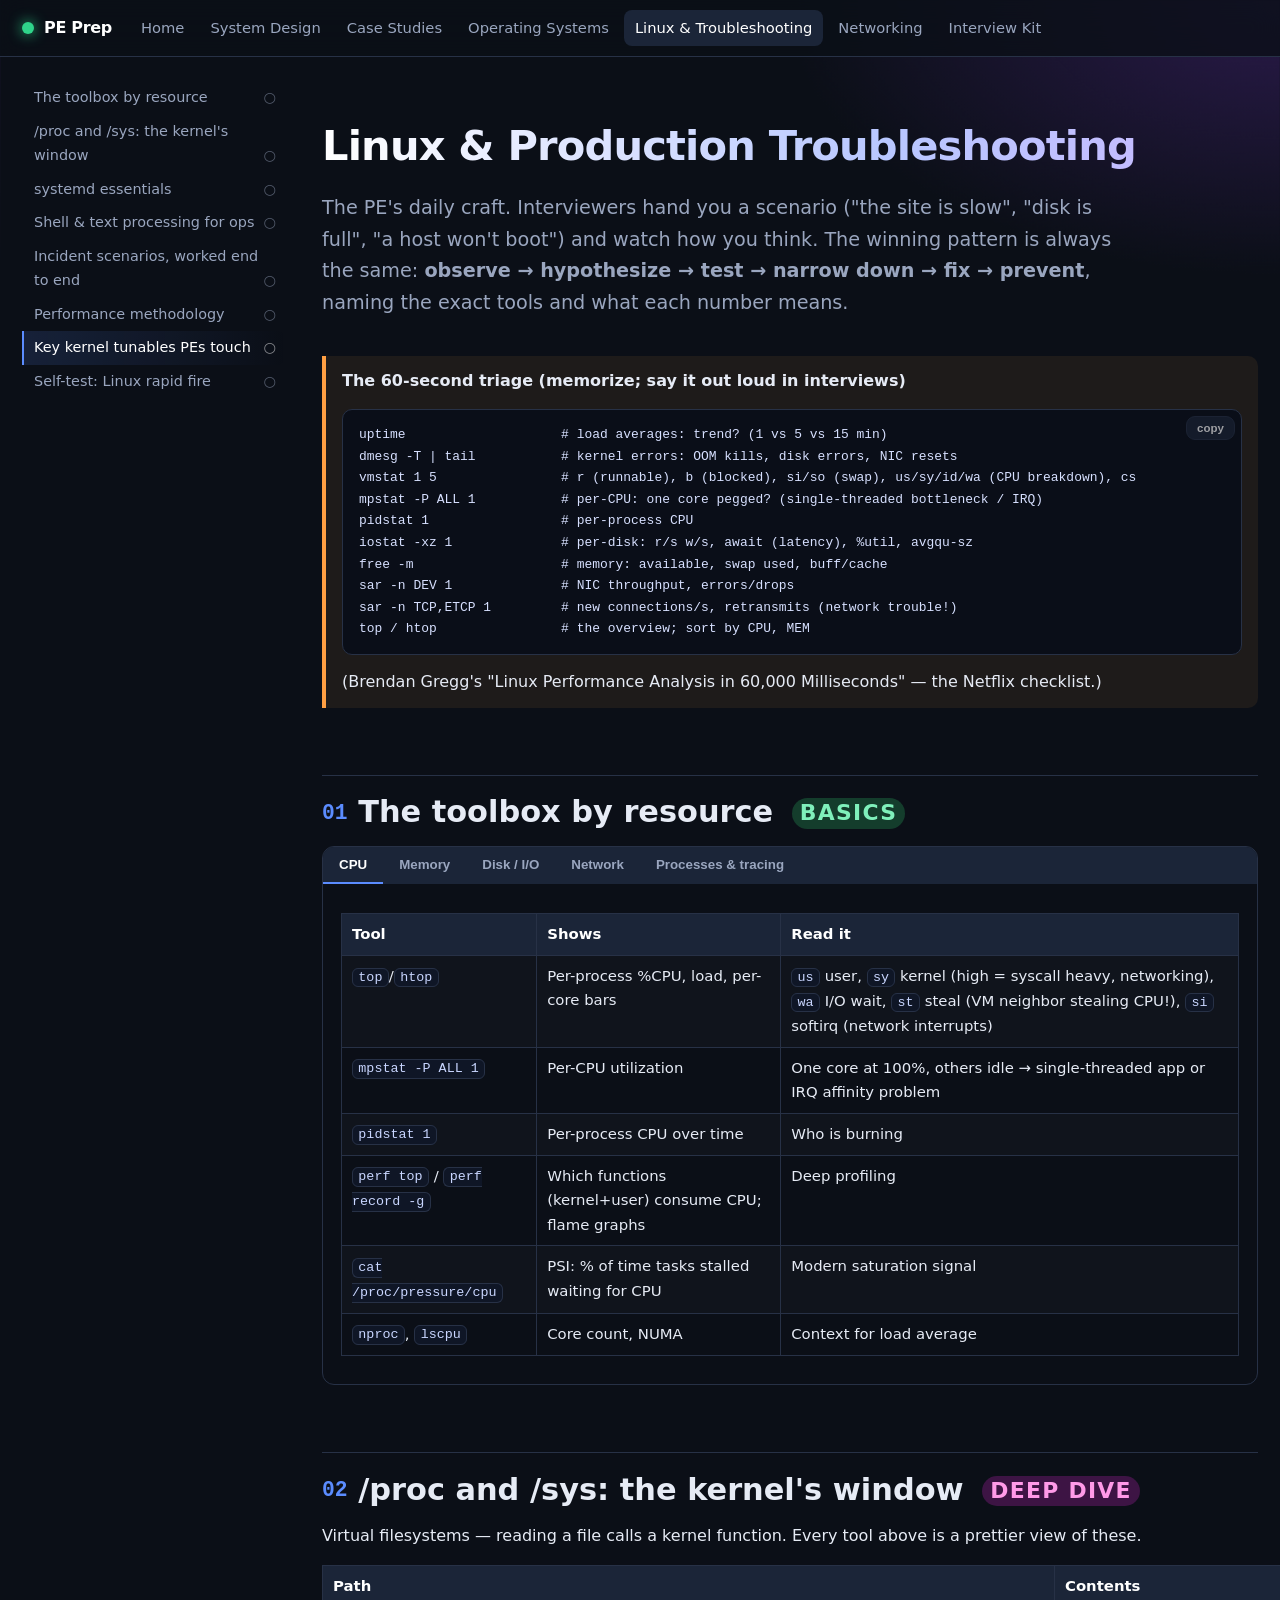
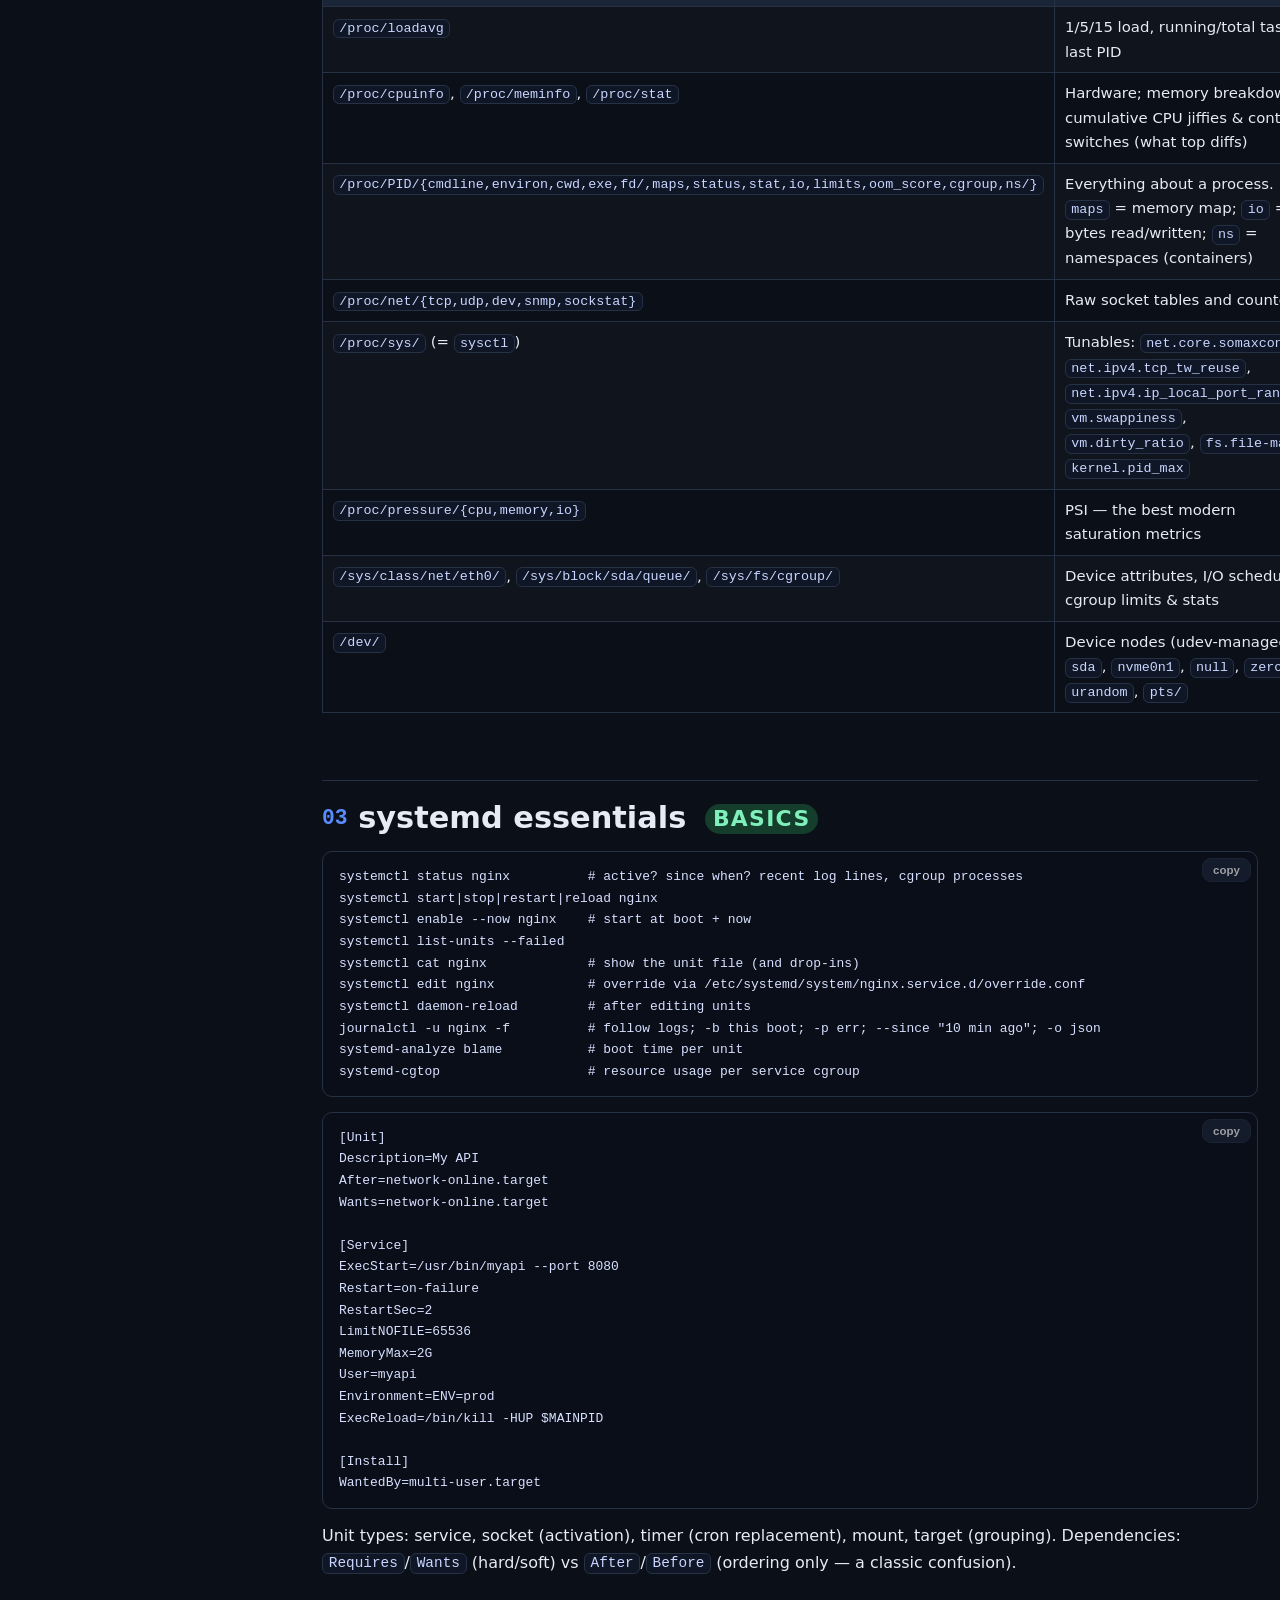
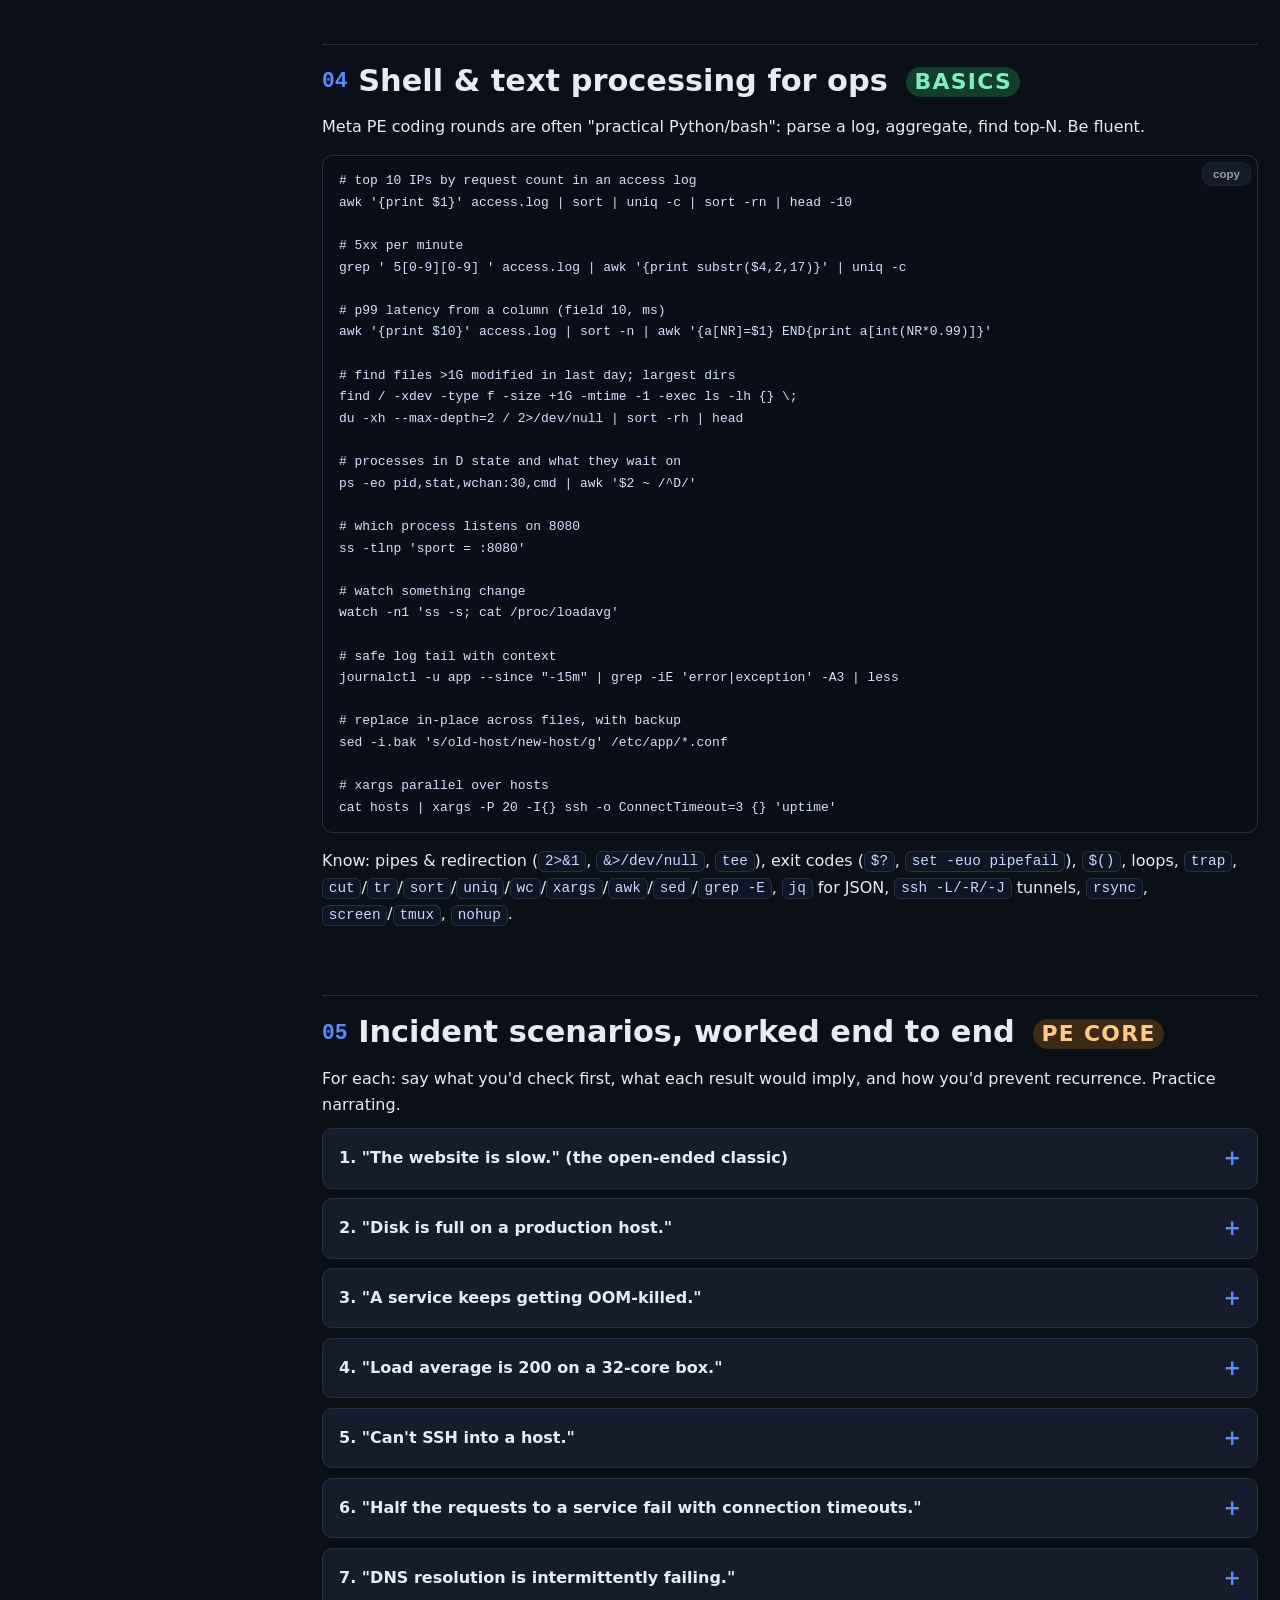
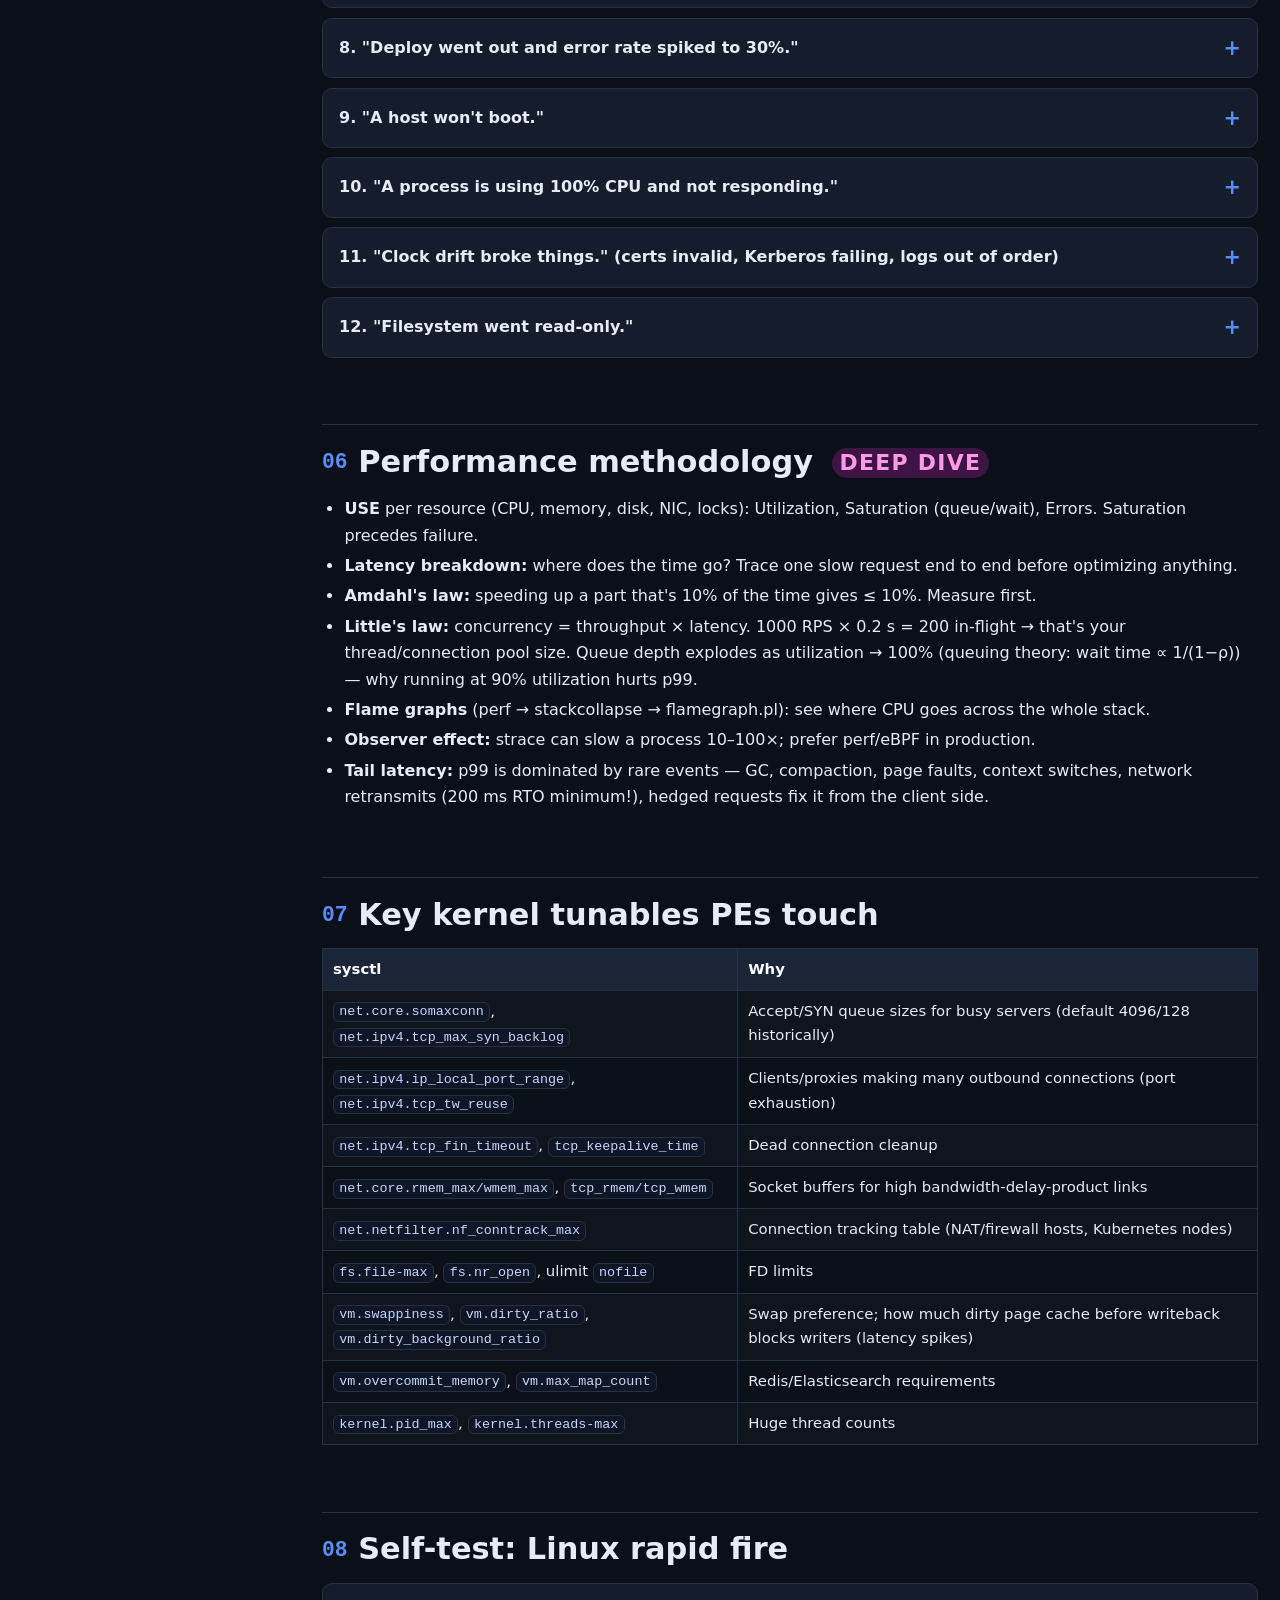
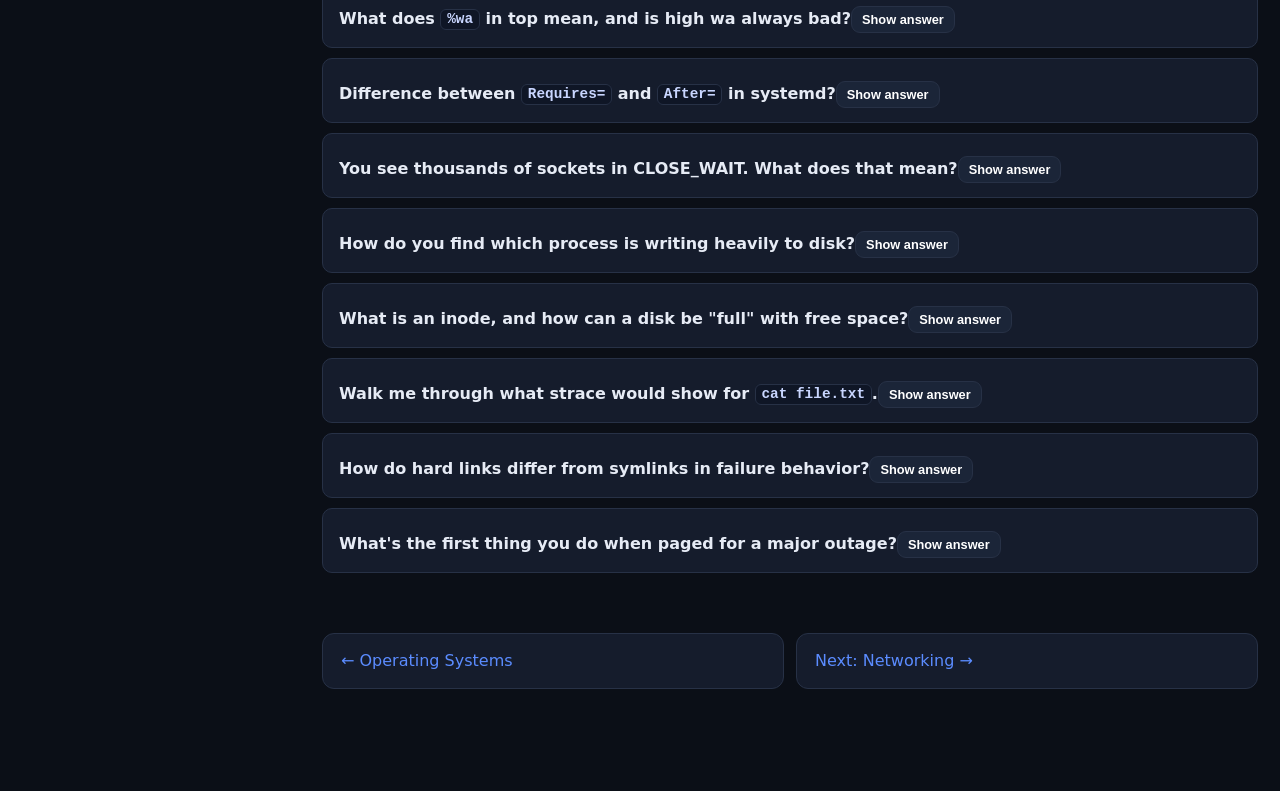
<file: linux.html>
<!doctype html><html lang="en"><head><meta charset="utf-8"><meta name="viewport" content="width=device-width,initial-scale=1"><title>Linux & Troubleshooting — PE Prep</title><link rel="stylesheet" href="styles.css"></head><body>
<div class="layout"><aside class="sidebar"></aside>
<main>
<section class="hero"><h1>Linux & Production Troubleshooting</h1><p class="lead">The PE's daily craft. Interviewers hand you a scenario ("the site is slow", "disk is full", "a host won't boot") and watch how you think. The winning pattern is always the same: <b>observe → hypothesize → test → narrow down → fix → prevent</b>, naming the exact tools and what each number means.</p></section>

<div class="callout pe"><b>The 60-second triage (memorize; say it out loud in interviews)</b>
<pre><code>uptime                    # load averages: trend? (1 vs 5 vs 15 min)
dmesg -T | tail           # kernel errors: OOM kills, disk errors, NIC resets
vmstat 1 5                # r (runnable), b (blocked), si/so (swap), us/sy/id/wa (CPU breakdown), cs
mpstat -P ALL 1           # per-CPU: one core pegged? (single-threaded bottleneck / IRQ)
pidstat 1                 # per-process CPU
iostat -xz 1              # per-disk: r/s w/s, await (latency), %util, avgqu-sz
free -m                   # memory: available, swap used, buff/cache
sar -n DEV 1              # NIC throughput, errors/drops
sar -n TCP,ETCP 1         # new connections/s, retransmits (network trouble!)
top / htop                # the overview; sort by CPU, MEM</code></pre>
(Brendan Gregg's "Linux Performance Analysis in 60,000 Milliseconds" — the Netflix checklist.)</div>

<h2>The toolbox by resource <span class="badge basic">basics</span></h2>
<div class="tabs">
<div class="tab" data-title="CPU"><table><tr><th>Tool</th><th>Shows</th><th>Read it</th></tr>
<tr><td><code>top</code>/<code>htop</code></td><td>Per-process %CPU, load, per-core bars</td><td><code>us</code> user, <code>sy</code> kernel (high = syscall heavy, networking), <code>wa</code> I/O wait, <code>st</code> steal (VM neighbor stealing CPU!), <code>si</code> softirq (network interrupts)</td></tr>
<tr><td><code>mpstat -P ALL 1</code></td><td>Per-CPU utilization</td><td>One core at 100%, others idle → single-threaded app or IRQ affinity problem</td></tr>
<tr><td><code>pidstat 1</code></td><td>Per-process CPU over time</td><td>Who is burning</td></tr>
<tr><td><code>perf top</code> / <code>perf record -g</code></td><td>Which functions (kernel+user) consume CPU; flame graphs</td><td>Deep profiling</td></tr>
<tr><td><code>cat /proc/pressure/cpu</code></td><td>PSI: % of time tasks stalled waiting for CPU</td><td>Modern saturation signal</td></tr>
<tr><td><code>nproc</code>, <code>lscpu</code></td><td>Core count, NUMA</td><td>Context for load average</td></tr></table></div>
<div class="tab" data-title="Memory"><table><tr><th>Tool</th><th>Shows</th></tr>
<tr><td><code>free -m</code></td><td>Total/used/available, swap, cache. Look at <b>available</b>, not free.</td></tr>
<tr><td><code>vmstat 1</code></td><td><code>si/so</code> swap in/out per second — non-zero sustained = thrashing. <code>free</code>, <code>buff</code>, <code>cache</code>.</td></tr>
<tr><td><code>top</code> (sort M), <code>ps aux --sort=-rss</code></td><td>RSS per process; biggest consumers</td></tr>
<tr><td><code>smem</code>, <code>/proc/PID/smaps_rollup</code></td><td>PSS/USS — true per-process usage with shared libs split fairly</td></tr>
<tr><td><code>dmesg | grep -i oom</code></td><td>OOM kills with scores and RSS at kill time</td></tr>
<tr><td><code>/proc/meminfo</code></td><td>Everything: Slab (kernel objects — can leak!), Dirty, Shmem, HugePages</td></tr>
<tr><td><code>slabtop</code></td><td>Kernel slab caches (dentry/inode explosion from millions of files)</td></tr>
<tr><td><code>cat /proc/pressure/memory</code></td><td>PSI memory stall</td></tr></table></div>
<div class="tab" data-title="Disk / I/O"><table><tr><th>Tool</th><th>Shows</th></tr>
<tr><td><code>df -h</code> / <code>df -i</code></td><td>Space / <b>inodes</b> per filesystem</td></tr>
<tr><td><code>du -xsh /* 2>/dev/null | sort -h</code></td><td>Where the space went (−x stays on one FS)</td></tr>
<tr><td><code>iostat -xz 1</code></td><td><code>r/s w/s</code> IOPS, <code>rkB/s wkB/s</code>, <b><code>await</code></b> (ms per I/O — SSD should be &lt;1 ms, HDD ~10 ms), <code>avgqu-sz</code> queue depth, <code>%util</code> (100% = saturated for HDD; misleading for SSD/RAID)</td></tr>
<tr><td><code>iotop</code> / <code>pidstat -d 1</code></td><td>Which process does the I/O</td></tr>
<tr><td><code>lsof +L1</code>, <code>lsof -p PID</code></td><td>Deleted-but-open files; what a process has open</td></tr>
<tr><td><code>lsblk</code>, <code>blkid</code>, <code>mount</code>, <code>findmnt</code></td><td>Block devices, filesystems, mount options (ro? noatime?)</td></tr>
<tr><td><code>smartctl -a /dev/sda</code></td><td>Disk health (reallocated sectors, pending sectors)</td></tr>
<tr><td><code>dmesg</code></td><td>I/O errors, filesystem remounted read-only (ext4 on error)</td></tr>
<tr><td><code>fstrim</code>, <code>xfs_info</code>, <code>tune2fs -l</code></td><td>FS details</td></tr></table></div>
<div class="tab" data-title="Network"><table><tr><th>Tool</th><th>Shows</th></tr>
<tr><td><code>ip addr</code> / <code>ip link</code> / <code>ip route</code> / <code>ip neigh</code></td><td>Interfaces & IPs, link state, routing table, ARP cache (replaces ifconfig/route/arp)</td></tr>
<tr><td><code>ss -tulpn</code></td><td>Listening sockets with process. <code>ss -tan state established</code>, <code>ss -s</code> summary (TIME_WAIT counts!). Replaces netstat.</td></tr>
<tr><td><code>ping</code>, <code>mtr</code>/<code>traceroute</code></td><td>Reachability & latency; per-hop loss (mtr is traceroute+ping continuous)</td></tr>
<tr><td><code>dig +trace example.com</code>, <code>dig @8.8.8.8 A example.com</code>, <code>resolvectl</code></td><td>DNS step-by-step; test specific server; local resolver state</td></tr>
<tr><td><code>curl -v -w "@fmt"</code>, <code>curl -sS -o /dev/null -w "%{time_connect} %{time_starttransfer} %{http_code}"</code></td><td>HTTP from the client's view with timing breakdown (DNS, connect, TLS, TTFB)</td></tr>
<tr><td><code>tcpdump -i eth0 -nn port 443 -w cap.pcap</code></td><td>Packet capture; read with Wireshark. See retransmits, RSTs, handshake failures</td></tr>
<tr><td><code>sar -n DEV 1</code>, <code>ethtool -S eth0</code>, <code>ip -s link</code></td><td>Throughput, errors, drops, ring buffer overruns</td></tr>
<tr><td><code>sar -n TCP,ETCP 1</code>, <code>nstat</code>, <code>netstat -s</code></td><td>Retransmits (retrans/s), resets, listen overflows (SYN backlog full!)</td></tr>
<tr><td><code>iptables -L -n -v</code> / <code>nft list ruleset</code></td><td>Firewall rules & packet counters</td></tr>
<tr><td><code>nc -zv host 443</code>, <code>openssl s_client -connect host:443</code></td><td>Port open? TLS handshake & certificate details</td></tr>
<tr><td><code>conntrack -L</code>, <code>sysctl net.netfilter.nf_conntrack_max</code></td><td>Connection tracking table full = dropped new connections</td></tr></table></div>
<div class="tab" data-title="Processes & tracing"><table><tr><th>Tool</th><th>Shows</th></tr>
<tr><td><code>ps -eo pid,ppid,stat,wchan:20,etime,cmd --sort=-%cpu</code></td><td>State, what it's waiting on (wchan), age</td></tr>
<tr><td><code>pstree -p</code></td><td>Parent/child tree (zombies' parents)</td></tr>
<tr><td><code>strace -f -tt -T -p PID</code> / <code>strace -c</code></td><td>Every syscall with timestamps & durations / summary counts. "Where is it stuck?" (<b>slows the target</b> — careful in prod)</td></tr>
<tr><td><code>ltrace</code></td><td>Library calls</td></tr>
<tr><td><code>lsof -p PID</code>, <code>ls -l /proc/PID/fd</code></td><td>Open files/sockets; FD count vs limit (<code>/proc/PID/limits</code>)</td></tr>
<tr><td><code>/proc/PID/status</code>, <code>/proc/PID/stack</code>, <code>/proc/PID/wchan</code></td><td>Threads, VmRSS, kernel stack (why it's in D)</td></tr>
<tr><td><code>gdb -p PID</code> → <code>thread apply all bt</code>, <code>pstack</code>, <code>py-spy dump</code>, <code>jstack</code></td><td>User-space stacks (what is it doing / deadlock)</td></tr>
<tr><td><code>perf trace</code>, <code>bpftrace</code>, BCC tools (<code>execsnoop</code>, <code>opensnoop</code>, <code>biolatency</code>, <code>tcpconnect</code>)</td><td>eBPF: low-overhead production tracing</td></tr>
<tr><td><code>systemctl status X</code>, <code>journalctl -u X -f --since "1h ago"</code></td><td>Service state & logs</td></tr>
<tr><td><code>ulimit -a</code>, <code>cat /proc/sys/fs/file-nr</code></td><td>Limits</td></tr></table></div>
</div>

<h2>/proc and /sys: the kernel's window <span class="badge deep">deep dive</span></h2>
<p>Virtual filesystems — reading a file calls a kernel function. Every tool above is a prettier view of these.</p>
<table><tr><th>Path</th><th>Contents</th></tr>
<tr><td><code>/proc/loadavg</code></td><td>1/5/15 load, running/total tasks, last PID</td></tr>
<tr><td><code>/proc/cpuinfo</code>, <code>/proc/meminfo</code>, <code>/proc/stat</code></td><td>Hardware; memory breakdown; cumulative CPU jiffies & context switches (what top diffs)</td></tr>
<tr><td><code>/proc/PID/{cmdline,environ,cwd,exe,fd/,maps,status,stat,io,limits,oom_score,cgroup,ns/}</code></td><td>Everything about a process. <code>maps</code> = memory map; <code>io</code> = bytes read/written; <code>ns</code> = namespaces (containers)</td></tr>
<tr><td><code>/proc/net/{tcp,udp,dev,snmp,sockstat}</code></td><td>Raw socket tables and counters</td></tr>
<tr><td><code>/proc/sys/</code> (= <code>sysctl</code>)</td><td>Tunables: <code>net.core.somaxconn</code>, <code>net.ipv4.tcp_tw_reuse</code>, <code>net.ipv4.ip_local_port_range</code>, <code>vm.swappiness</code>, <code>vm.dirty_ratio</code>, <code>fs.file-max</code>, <code>kernel.pid_max</code></td></tr>
<tr><td><code>/proc/pressure/{cpu,memory,io}</code></td><td>PSI — the best modern saturation metrics</td></tr>
<tr><td><code>/sys/class/net/eth0/</code>, <code>/sys/block/sda/queue/</code>, <code>/sys/fs/cgroup/</code></td><td>Device attributes, I/O scheduler, cgroup limits & stats</td></tr>
<tr><td><code>/dev/</code></td><td>Device nodes (udev-managed): <code>sda</code>, <code>nvme0n1</code>, <code>null</code>, <code>zero</code>, <code>urandom</code>, <code>pts/</code></td></tr></table>

<h2>systemd essentials <span class="badge basic">basics</span></h2>
<pre><code>systemctl status nginx          # active? since when? recent log lines, cgroup processes
systemctl start|stop|restart|reload nginx
systemctl enable --now nginx    # start at boot + now
systemctl list-units --failed
systemctl cat nginx             # show the unit file (and drop-ins)
systemctl edit nginx            # override via /etc/systemd/system/nginx.service.d/override.conf
systemctl daemon-reload         # after editing units
journalctl -u nginx -f          # follow logs; -b this boot; -p err; --since "10 min ago"; -o json
systemd-analyze blame           # boot time per unit
systemd-cgtop                   # resource usage per service cgroup</code></pre>
<pre><code>[Unit]
Description=My API
After=network-online.target
Wants=network-online.target

[Service]
ExecStart=/usr/bin/myapi --port 8080
Restart=on-failure
RestartSec=2
LimitNOFILE=65536
MemoryMax=2G
User=myapi
Environment=ENV=prod
ExecReload=/bin/kill -HUP $MAINPID

[Install]
WantedBy=multi-user.target</code></pre>
<p>Unit types: service, socket (activation), timer (cron replacement), mount, target (grouping). Dependencies: <code>Requires</code>/<code>Wants</code> (hard/soft) vs <code>After</code>/<code>Before</code> (ordering only — a classic confusion).</p>

<h2>Shell & text processing for ops <span class="badge basic">basics</span></h2>
<p>Meta PE coding rounds are often "practical Python/bash": parse a log, aggregate, find top-N. Be fluent.</p>
<pre><code># top 10 IPs by request count in an access log
awk '{print $1}' access.log | sort | uniq -c | sort -rn | head -10

# 5xx per minute
grep ' 5[0-9][0-9] ' access.log | awk '{print substr($4,2,17)}' | uniq -c

# p99 latency from a column (field 10, ms)
awk '{print $10}' access.log | sort -n | awk '{a[NR]=$1} END{print a[int(NR*0.99)]}'

# find files >1G modified in last day; largest dirs
find / -xdev -type f -size +1G -mtime -1 -exec ls -lh {} \;
du -xh --max-depth=2 / 2>/dev/null | sort -rh | head

# processes in D state and what they wait on
ps -eo pid,stat,wchan:30,cmd | awk '$2 ~ /^D/'

# which process listens on 8080
ss -tlnp 'sport = :8080'

# watch something change
watch -n1 'ss -s; cat /proc/loadavg'

# safe log tail with context
journalctl -u app --since "-15m" | grep -iE 'error|exception' -A3 | less

# replace in-place across files, with backup
sed -i.bak 's/old-host/new-host/g' /etc/app/*.conf

# xargs parallel over hosts
cat hosts | xargs -P 20 -I{} ssh -o ConnectTimeout=3 {} 'uptime'</code></pre>
<p>Know: pipes & redirection (<code>2>&1</code>, <code>&>/dev/null</code>, <code>tee</code>), exit codes (<code>$?</code>, <code>set -euo pipefail</code>), <code>$()</code>, loops, <code>trap</code>, <code>cut</code>/<code>tr</code>/<code>sort</code>/<code>uniq</code>/<code>wc</code>/<code>xargs</code>/<code>awk</code>/<code>sed</code>/<code>grep -E</code>, <code>jq</code> for JSON, <code>ssh -L/-R/-J</code> tunnels, <code>rsync</code>, <code>screen</code>/<code>tmux</code>, <code>nohup</code>.</p>

<h2>Incident scenarios, worked end to end <span class="badge pe">PE core</span></h2>
<p>For each: say what you'd check first, what each result would imply, and how you'd prevent recurrence. Practice narrating.</p>

<details class="reveal"><summary>1. "The website is slow." (the open-ended classic)</summary>
<div class="steps">
<div class="step"><b>Scope it:</b> Slow for everyone or some users/regions? All pages or one endpoint? Since when — correlate with deploys/config changes (most incidents are change-induced). Check dashboards: latency p50/p99, error rate, traffic. Is it slow or <i>erroring</i>?</div>
<div class="step"><b>Follow the request path, outside-in:</b> DNS (dig timing), TLS/connect time (<code>curl -w</code>), LB health (backends up? uneven?), app servers (CPU? threads blocked?), downstream (DB latency, cache hit ratio, queue lag), network (retransmits, packet loss via mtr).</div>
<div class="step"><b>On a slow host:</b> 60-second triage. High <code>us</code> → app CPU (profile with perf/py-spy). High <code>sy</code>/<code>si</code> → kernel/network. High <code>wa</code> + <code>await</code> → disk. <code>st</code> → noisy VM neighbor. Swap in/out → memory pressure. Many threads in D → I/O/NFS. Connection pile-up in <code>ss</code> (SYN-RECV, CLOSE-WAIT = app not closing) → backlog/app bug.</div>
<div class="step"><b>Common root causes:</b> cache hit ratio dropped (cache restart / key change) → DB overloaded; slow query after data growth (missing index); GC pauses; connection pool exhaustion; a retry storm; a dependency's latency without timeouts; disk filling → fsync latency; cert/DNS misconfig causing retries.</div>
<div class="step"><b>Mitigate:</b> rollback, scale out, shed load, failover, turn off the feature. Then root-cause, postmortem, add alert on the leading indicator you were missing.</div></div></details>

<details class="reveal"><summary>2. "Disk is full on a production host."</summary>
<p><code>df -h</code> (which FS?) → <code>df -i</code> (inodes?) → <code>du -xsh /* | sort -h</code> drilling down → usual suspects: <code>/var/log</code> (unrotated logs, journald — <code>journalctl --disk-usage</code>, <code>--vacuum-size</code>), <code>/tmp</code>, core dumps, docker images/volumes (<code>docker system df</code>), package caches, database binlogs. If <code>du</code> ≪ <code>df</code>: deleted-but-open files → <code>lsof +L1</code> → truncate via <code>/proc/PID/fd/N</code> (don't just delete). Also: a filesystem mounted <i>over</i> a directory that had data. <b>Immediate relief:</b> truncate (not rm) the biggest log, compress, move. <b>Prevent:</b> logrotate (size-based + compress + copytruncate or reopen signal), disk alerts at 80% with trend ("full in 6h"), separate partitions for /var/log and data, quotas, reserved blocks (ext4 5% root reserve).</p></details>

<details class="reveal"><summary>3. "A service keeps getting OOM-killed."</summary>
<p><code>dmesg -T | grep -i -A5 oom</code> → which process, its RSS, cgroup limit. Is it a leak (RSS climbs steadily → heap profiling, check for unbounded caches/queues), a legit need (limit too low; set via systemd <code>MemoryMax</code>/k8s resources), a burst (large batch job), or page cache accounting in the cgroup? Check <code>memory.stat</code> anon vs file. Look at <code>Slab</code> in meminfo (kernel memory leak — dentry explosion from tmp files). Mitigate: restart (buys time), raise limit, enable swap for soft landing, reduce workers. Prevent: alert on RSS trend, set <code>oom_score_adj</code> so the right thing dies (protect sshd/agents), load test memory.</p></details>

<details class="reveal"><summary>4. "Load average is 200 on a 32-core box."</summary>
<p>Is it CPU (R) or I/O (D)? <code>vmstat 1</code>: high <code>r</code> + low idle → CPU; high <code>b</code> + high <code>wa</code> → I/O. <code>ps -eo stat,cmd | sort | uniq -c</code> counts states. CPU: <code>top</code> → a fork bomb/runaway script? Too many worker processes configured (e.g., 500 PHP-FPM workers)? Steal time? I/O: <code>iostat -x</code> → which disk; <code>iotop</code> → who; a hung NFS mount (<code>mount</code>, <code>dmesg: nfs: server not responding</code>) makes every process touching it D-state forever. Fix NFS: <code>umount -f -l</code>, use <code>soft,intr</code> mounts for non-critical data.</p></details>

<details class="reveal"><summary>5. "Can't SSH into a host."</summary>
<p>Layered: ping (ICMP may be blocked — not conclusive) → <code>nc -zv host 22</code> (TCP open?) → if refused: sshd down / wrong port; if timeout: network/firewall/host down → check from another host in the same subnet (is it the host or the path?), console/BMC/IPMI access → on console: is it booted? disk full (sshd can't write)? OOM? Auth failing (<code>ssh -vvv</code>, <code>journalctl -u sshd</code>): keys, permissions on ~/.ssh (700/600), /etc/hosts.deny, PAM, LDAP down, home dir on hung NFS (login hangs!), max sessions. Fleet-wide: config push broke sshd_config (→ <code>sshd -t</code> validation in CI), firewall rule, DNS. Prevent: out-of-band console, canary config changes, never restart sshd without <code>sshd -t</code> and a second session open.</p></details>

<details class="reveal"><summary>6. "Half the requests to a service fail with connection timeouts."</summary>
<p>"Half" smells like one of two backends (or one of two LB nodes / one AZ) is bad. Check LB backend health; hit each backend directly with curl. On the bad one: is it listening (<code>ss -tlnp</code>)? SYN backlog overflow (<code>nstat | grep ListenOverflows</code> → raise <code>somaxconn</code> + app backlog, or app is too slow to accept)? conntrack table full (<code>dmesg: nf_conntrack: table full, dropping packet</code>)? Ephemeral port exhaustion on a client/proxy (many TIME_WAIT — <code>ss -s</code>; fix: keep-alive/connection pooling, <code>tcp_tw_reuse</code>, widen <code>ip_local_port_range</code>)? Half-open firewall/asymmetric routing (tcpdump: SYNs arriving, SYN-ACKs not returning)? DNS returning a dead IP (check all A records)? MTU/blackhole (small requests work, large fail — <code>ping -M do -s 1472</code>).</p></details>

<details class="reveal"><summary>7. "DNS resolution is intermittently failing."</summary>
<p><code>dig</code> against each configured resolver (<code>/etc/resolv.conf</code>, or <code>resolvectl status</code>); compare authoritative (<code>dig +trace</code> / <code>dig @ns1</code>). UDP packet loss → truncation/retries (check 5 s timeouts in app logs = resolver timeout). Resolver overloaded or rate-limiting; conntrack full on the resolver; negative caching of a transient failure; TTL too low → QPS storm; one bad resolver in the list (glibc tries in order, first one timing out adds 5 s to everything). Mitigate: local caching resolver (systemd-resolved/dnsmasq/unbound) on every host, multiple resolvers, <code>options timeout:1 attempts:2 rotate</code>, app-level DNS caching with sane TTL respect. Note: Java caches DNS forever by default — a notorious problem on failover.</p></details>

<details class="reveal"><summary>8. "Deploy went out and error rate spiked to 30%."</summary>
<p>Roll back first — don't debug in prod with users bleeding. Then: diff the deploy (code, config, dependency versions, schema). Errors in logs (stack traces), new exceptions, changed timeouts, environment variable missing, incompatible API between new and old instances during the rollout (mixed versions), cold caches/JIT warmup under full traffic, a migration locking a table. Prevent: canary with automated analysis, staged rollout, backward-compatible changes, feature flags, pre-prod load test, deploy during low traffic with someone watching.</p></details>

<details class="reveal"><summary>9. "A host won't boot."</summary>
<p>Console (IPMI/serial). Where does it stop? POST/firmware (hardware: RAM, disk missing) → bootloader (GRUB rescue: wrong root UUID after disk swap, corrupt /boot) → kernel panic (bad kernel update, missing initramfs driver, <code>fsck</code> required, root FS corruption) → systemd emergency mode (fstab entry for a missing disk — use <code>nofail</code>; failed mount) → network (DHCP/PXE). Boot an older kernel from GRUB; <code>rd.break</code>/rescue initramfs; chroot from live media. In a datacenter: automated remediation — reimage via PXE if the host doesn't come back in N minutes; hardware ticket if POST fails. A PE answer should mention <b>fleet automation</b> not just manual repair.</p></details>

<details class="reveal"><summary>10. "A process is using 100% CPU and not responding."</summary>
<p><code>top -H -p PID</code> (which thread?) → <code>perf top -p PID</code> or <code>py-spy top</code>/<code>jstack</code>/<code>gdb -p</code> → stack shows a spin loop, a lock convoy, GC storm, regex backtracking, infinite retry loop. <code>strace -p</code> showing no syscalls = pure user-space compute (or spinlock); a flood of <code>futex</code> = lock contention; <code>EAGAIN</code> loop = broken event-loop logic. Decide: kill and restart (capture a core/dump first for postmortem: <code>gcore</code>), or isolate it with <code>renice</code>/cgroup until you can debug.</p></details>

<details class="reveal"><summary>11. "Clock drift broke things." (certs invalid, Kerberos failing, logs out of order)</summary>
<p><code>timedatectl</code>, <code>chronyc tracking/sources</code> — is NTP synced? Large offsets, a VM paused and resumed, NTP server unreachable (firewall UDP 123). TLS fails "certificate not yet valid"; Kerberos 5-min skew; distributed systems with LWW lose data. Fix NTP; for big steps restart time-sensitive services. Prevent: monitor offset, multiple NTP sources, chrony makestep on boot.</p></details>

<details class="reveal"><summary>12. "Filesystem went read-only."</summary>
<p>ext4/XFS remount read-only on I/O errors to protect data. <code>dmesg</code>: <code>EXT4-fs error … Remounting filesystem read-only</code>, SCSI/NVMe errors, <code>smartctl</code> for failing disk. Writes fail with EROFS everywhere (logs, DB!). Action: fail over the service off this host, back up what you can, <code>fsck</code> unmounted, replace the disk. Fleet: automated drain + repair workflow triggered by dmesg patterns.</p></details>

<h2>Performance methodology <span class="badge deep">deep dive</span></h2>
<ul><li><b>USE</b> per resource (CPU, memory, disk, NIC, locks): Utilization, Saturation (queue/wait), Errors. Saturation precedes failure.</li><li><b>Latency breakdown:</b> where does the time go? Trace one slow request end to end before optimizing anything.</li><li><b>Amdahl's law:</b> speeding up a part that's 10% of the time gives ≤ 10%. Measure first.</li><li><b>Little's law:</b> concurrency = throughput × latency. 1000 RPS × 0.2 s = 200 in-flight → that's your thread/connection pool size. Queue depth explodes as utilization → 100% (queuing theory: wait time ∝ 1/(1−ρ)) — why running at 90% utilization hurts p99.</li><li><b>Flame graphs</b> (perf → stackcollapse → flamegraph.pl): see where CPU goes across the whole stack.</li><li><b>Observer effect:</b> strace can slow a process 10–100×; prefer perf/eBPF in production.</li><li><b>Tail latency:</b> p99 is dominated by rare events — GC, compaction, page faults, context switches, network retransmits (200 ms RTO minimum!), hedged requests fix it from the client side.</li></ul>

<h2>Key kernel tunables PEs touch</h2>
<table><tr><th>sysctl</th><th>Why</th></tr>
<tr><td><code>net.core.somaxconn</code>, <code>net.ipv4.tcp_max_syn_backlog</code></td><td>Accept/SYN queue sizes for busy servers (default 4096/128 historically)</td></tr>
<tr><td><code>net.ipv4.ip_local_port_range</code>, <code>net.ipv4.tcp_tw_reuse</code></td><td>Clients/proxies making many outbound connections (port exhaustion)</td></tr>
<tr><td><code>net.ipv4.tcp_fin_timeout</code>, <code>tcp_keepalive_time</code></td><td>Dead connection cleanup</td></tr>
<tr><td><code>net.core.rmem_max/wmem_max</code>, <code>tcp_rmem/tcp_wmem</code></td><td>Socket buffers for high bandwidth-delay-product links</td></tr>
<tr><td><code>net.netfilter.nf_conntrack_max</code></td><td>Connection tracking table (NAT/firewall hosts, Kubernetes nodes)</td></tr>
<tr><td><code>fs.file-max</code>, <code>fs.nr_open</code>, ulimit <code>nofile</code></td><td>FD limits</td></tr>
<tr><td><code>vm.swappiness</code>, <code>vm.dirty_ratio</code>, <code>vm.dirty_background_ratio</code></td><td>Swap preference; how much dirty page cache before writeback blocks writers (latency spikes)</td></tr>
<tr><td><code>vm.overcommit_memory</code>, <code>vm.max_map_count</code></td><td>Redis/Elasticsearch requirements</td></tr>
<tr><td><code>kernel.pid_max</code>, <code>kernel.threads-max</code></td><td>Huge thread counts</td></tr></table>

<h2>Self-test: Linux rapid fire</h2>
<div class="quiz">
<div class="q"><b>What does <code>%wa</code> in top mean, and is high wa always bad?</b><div class="ans">Time CPUs were idle while at least one I/O was outstanding. It indicates I/O-bound workload; it's "wasted" CPU but may be normal for a storage server. Correlate with iostat await — high await = disk latency problem; high wa with low await = just lots of I/O.</div></div>
<div class="q"><b>Difference between <code>Requires=</code> and <code>After=</code> in systemd?</b><div class="ans">Requires is a dependency (if B fails to start, A fails/stops); After is ordering only (A starts after B has started). You usually want both: Requires=B After=B. Wants is a soft dependency.</div></div>
<div class="q"><b>You see thousands of sockets in CLOSE_WAIT. What does that mean?</b><div class="ans">The remote side closed (sent FIN) and we ACKed, but our application hasn't called close() on the socket — an application bug (leaking connections). TIME_WAIT, by contrast, is normal on the side that closed first and clears after 2×MSL (60 s).</div></div>
<div class="q"><b>How do you find which process is writing heavily to disk?</b><div class="ans"><code>iotop -o</code> or <code>pidstat -d 1</code>; confirm with <code>/proc/PID/io</code> (write_bytes) and <code>lsof -p PID</code> to see which files. BCC <code>biosnoop</code> for per-I/O detail.</div></div>
<div class="q"><b>What is an inode, and how can a disk be "full" with free space?</b><div class="ans">Inode = metadata structure for a file (permissions, timestamps, block pointers); fixed number created at mkfs. Millions of tiny files (mail spools, session files, cache dirs) exhaust inodes while bytes remain: <code>df -i</code> shows 100% IUse. Fix: delete the small files; long-term use a FS with dynamic inodes (XFS/btrfs) or pack small files.</div></div>
<div class="q"><b>Walk me through what strace would show for <code>cat file.txt</code>.</b><div class="ans">execve("/bin/cat"), brk/mmap for loader & libc, openat(AT_FDCWD, "file.txt", O_RDONLY) = 3, fstat(3), read(3, buf, 131072) = N, write(1, buf, N), read(3) = 0, close(3), close(1), exit_group(0).</div></div>
<div class="q"><b>How do hard links differ from symlinks in failure behavior?</b><div class="ans">Hard link: same inode, same filesystem only, can't link directories; deleting one name doesn't affect the other. Symlink: separate inode holding a path; can cross filesystems and point to directories; dangles if the target is removed; permissions are the target's.</div></div>
<div class="q"><b>What's the first thing you do when paged for a major outage?</b><div class="ans">Acknowledge, check what changed recently (deploys/config/infra), assess impact & scope, start/join the incident channel, and focus on <i>mitigation</i> (rollback/failover/shed) before root cause. Communicate status at intervals. Debug after users are OK.</div></div>
</div>

<div class="footer-nav"><a href="os.html">← Operating Systems</a><a href="networking.html">Next: Networking →</a></div>
</main></div>
<script src="app.js"></script></body></html>
</file>
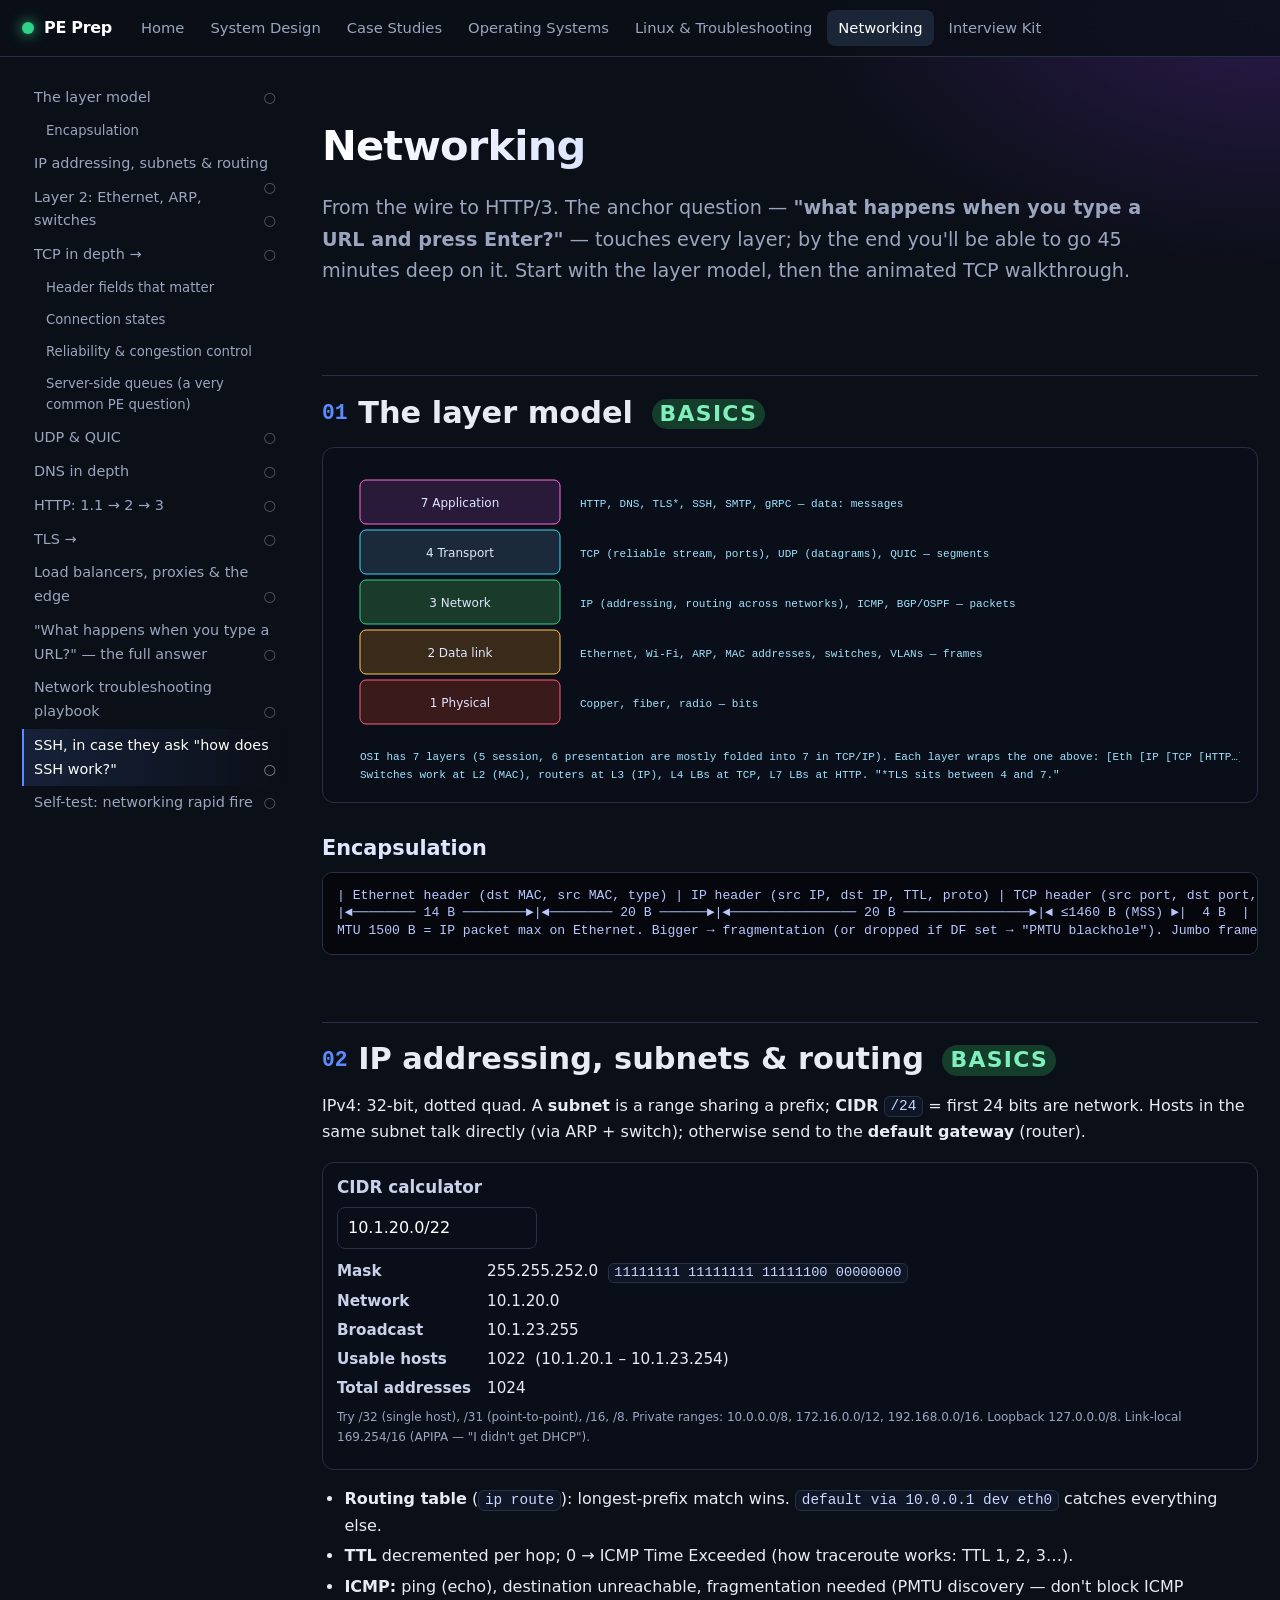
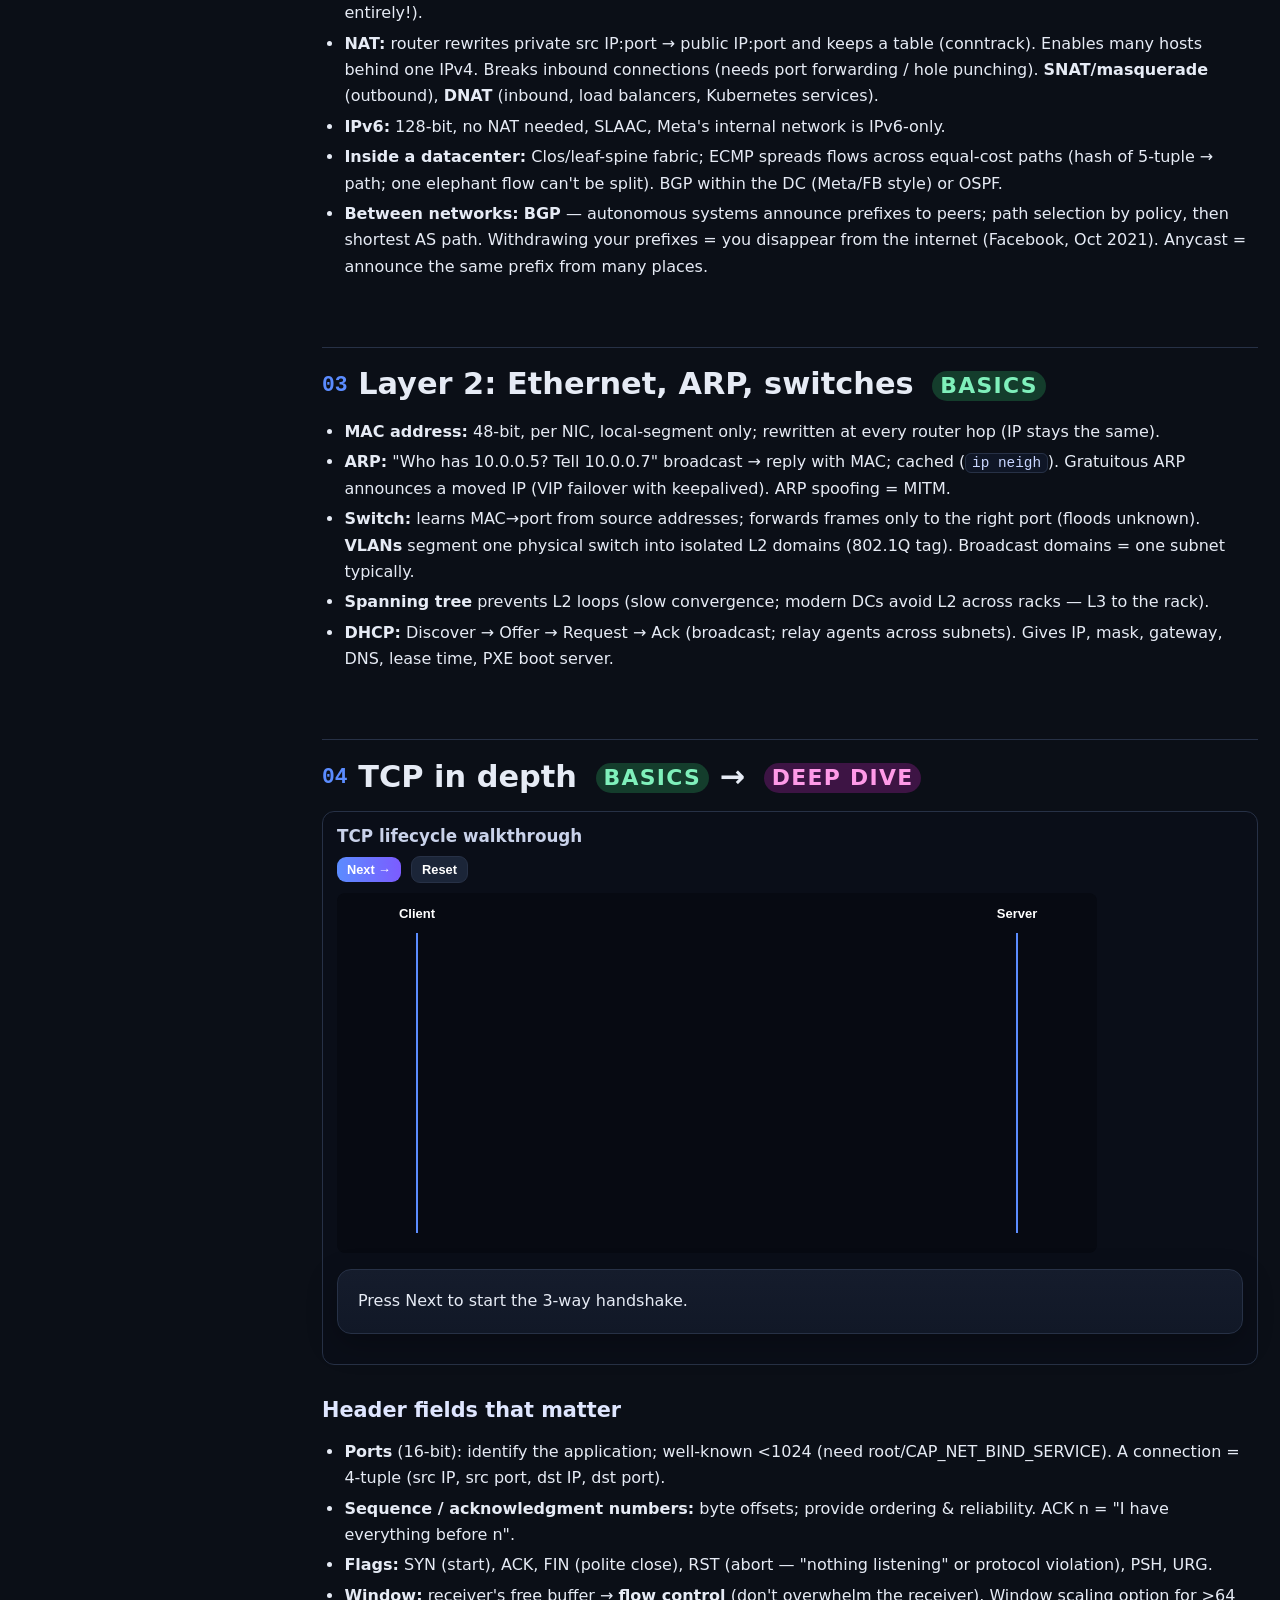
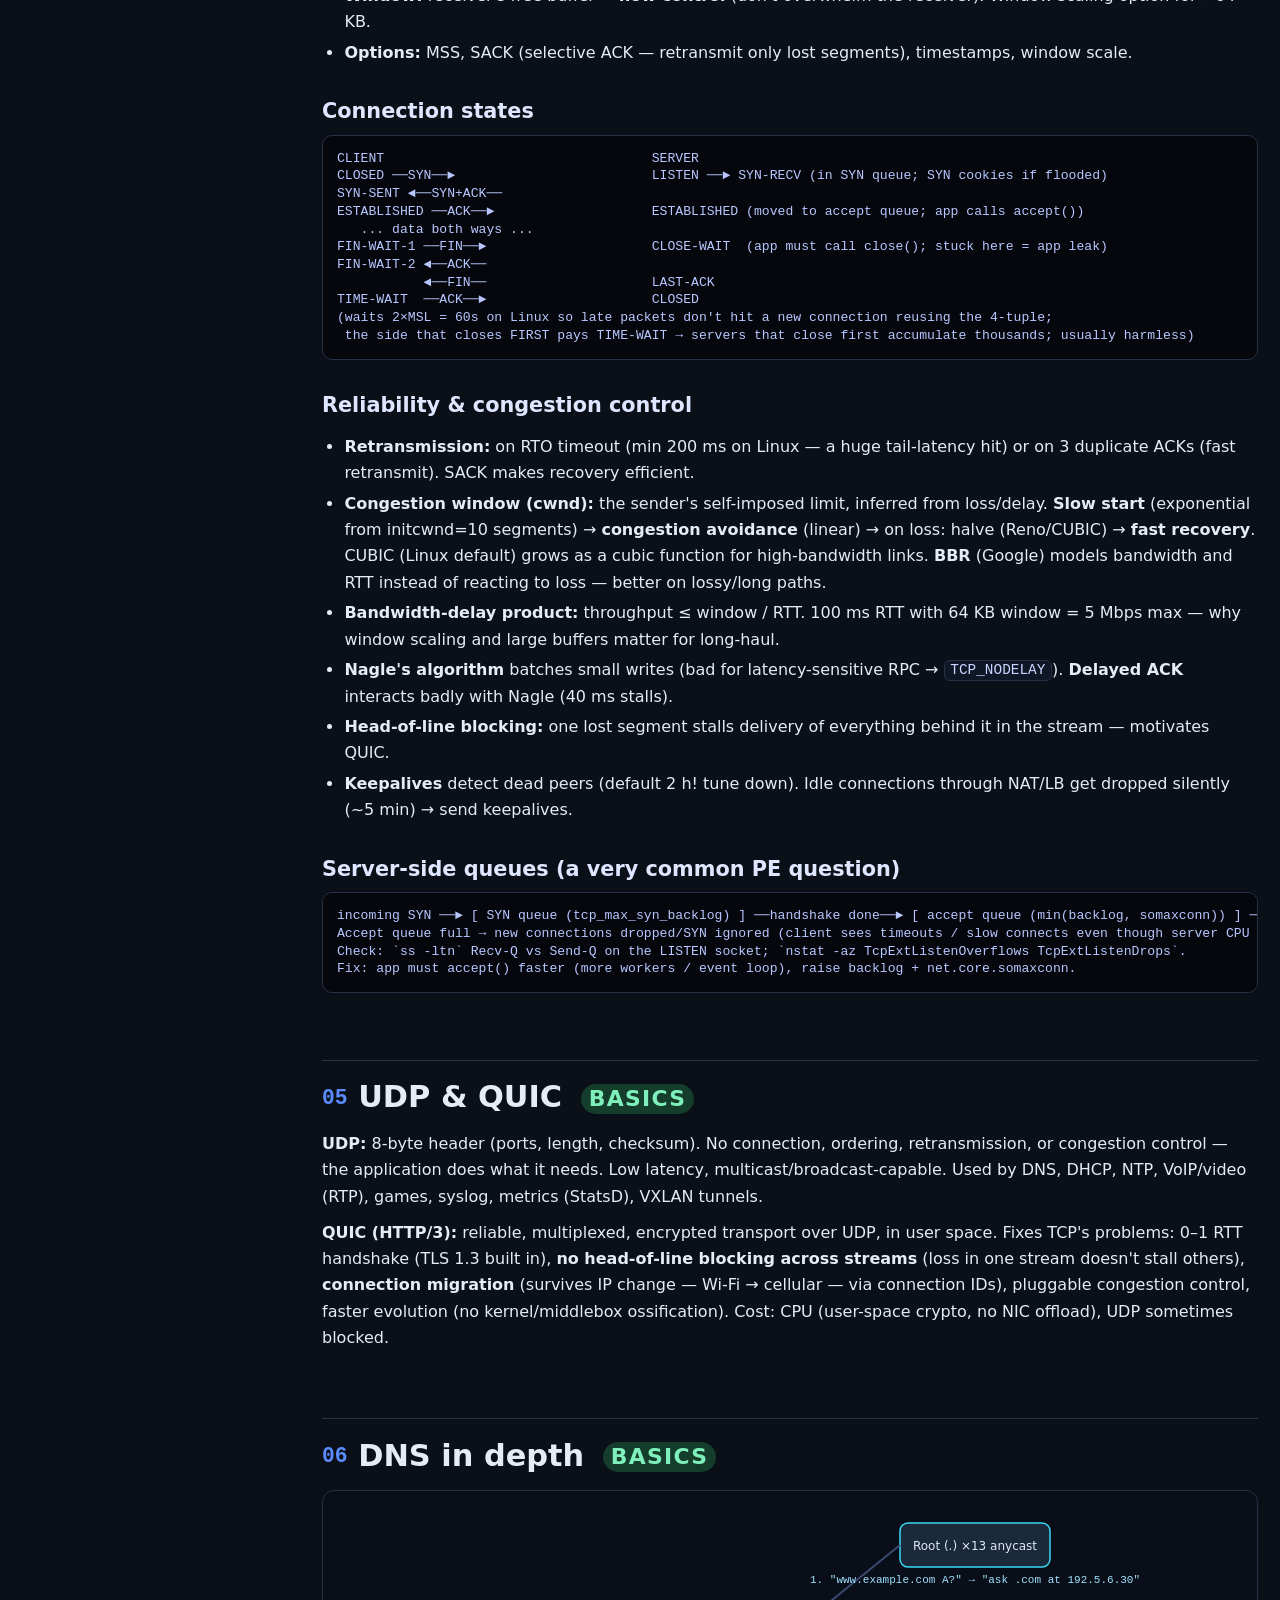
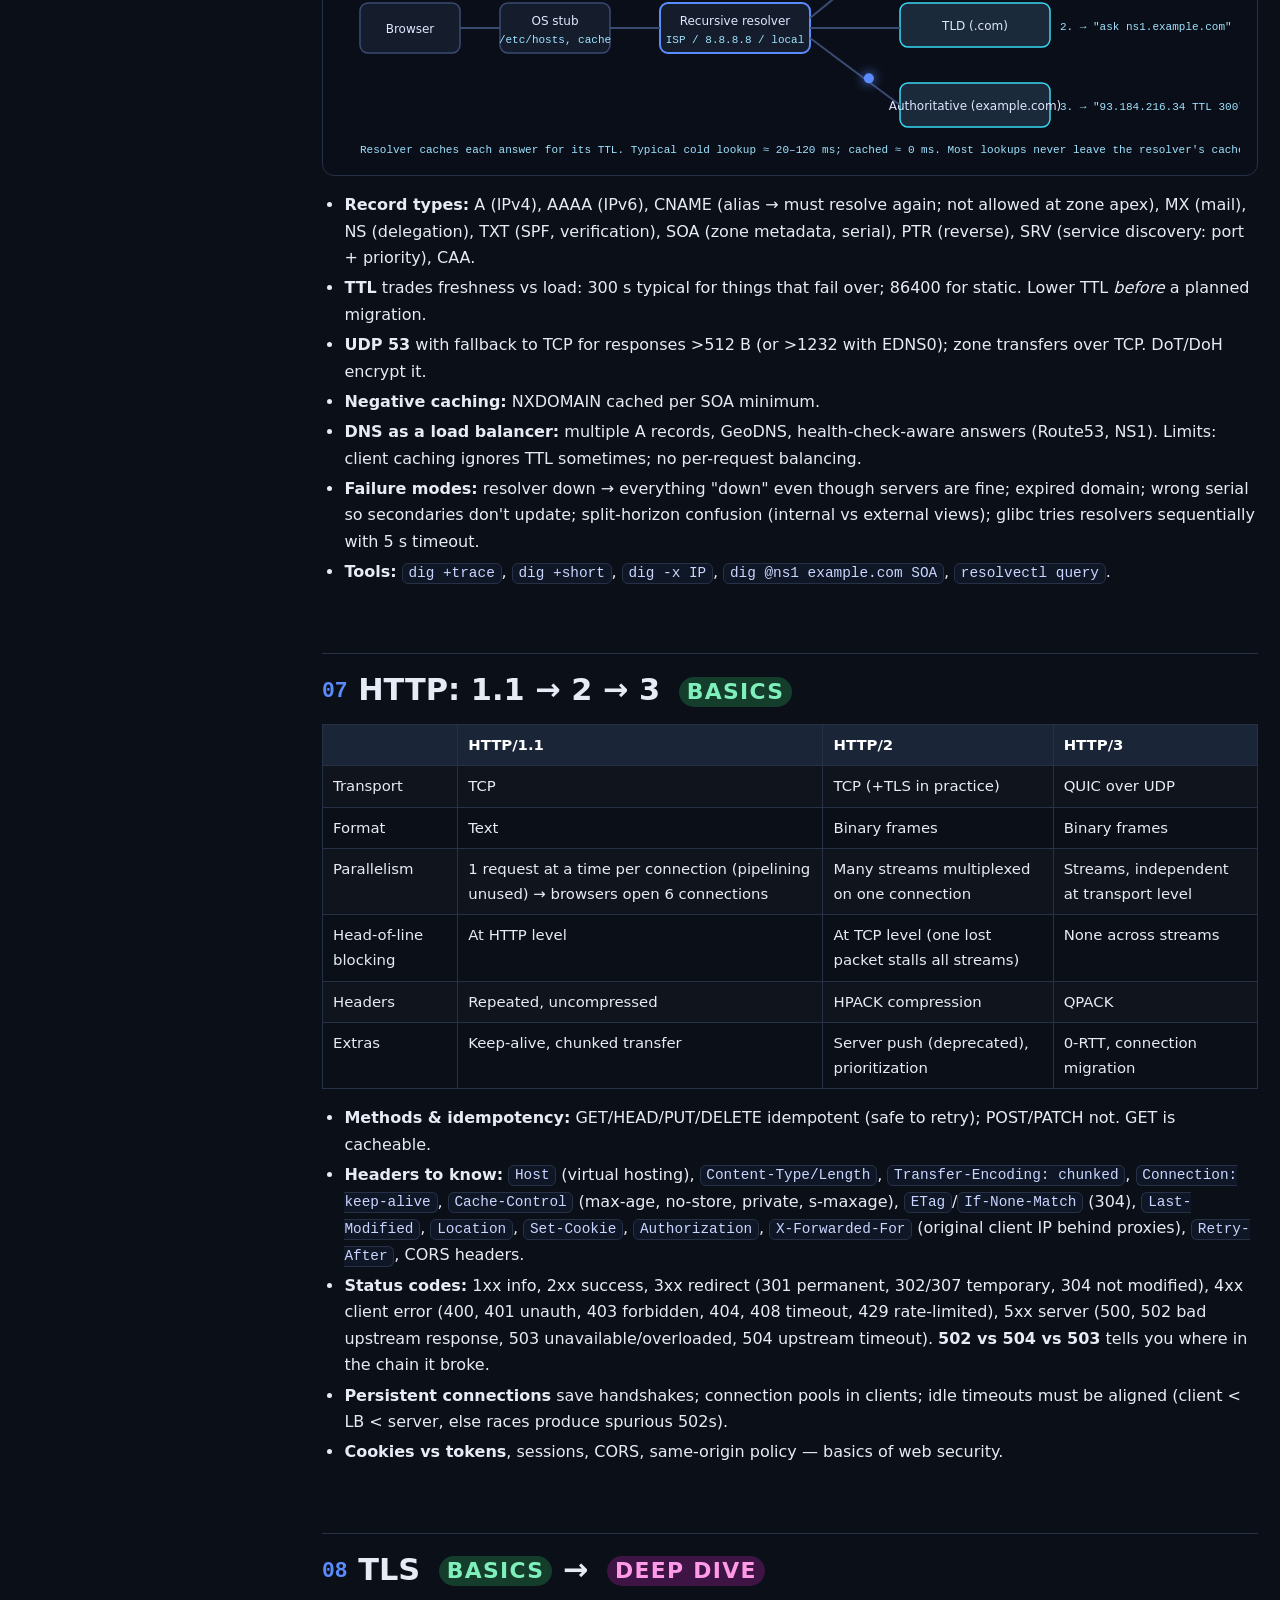
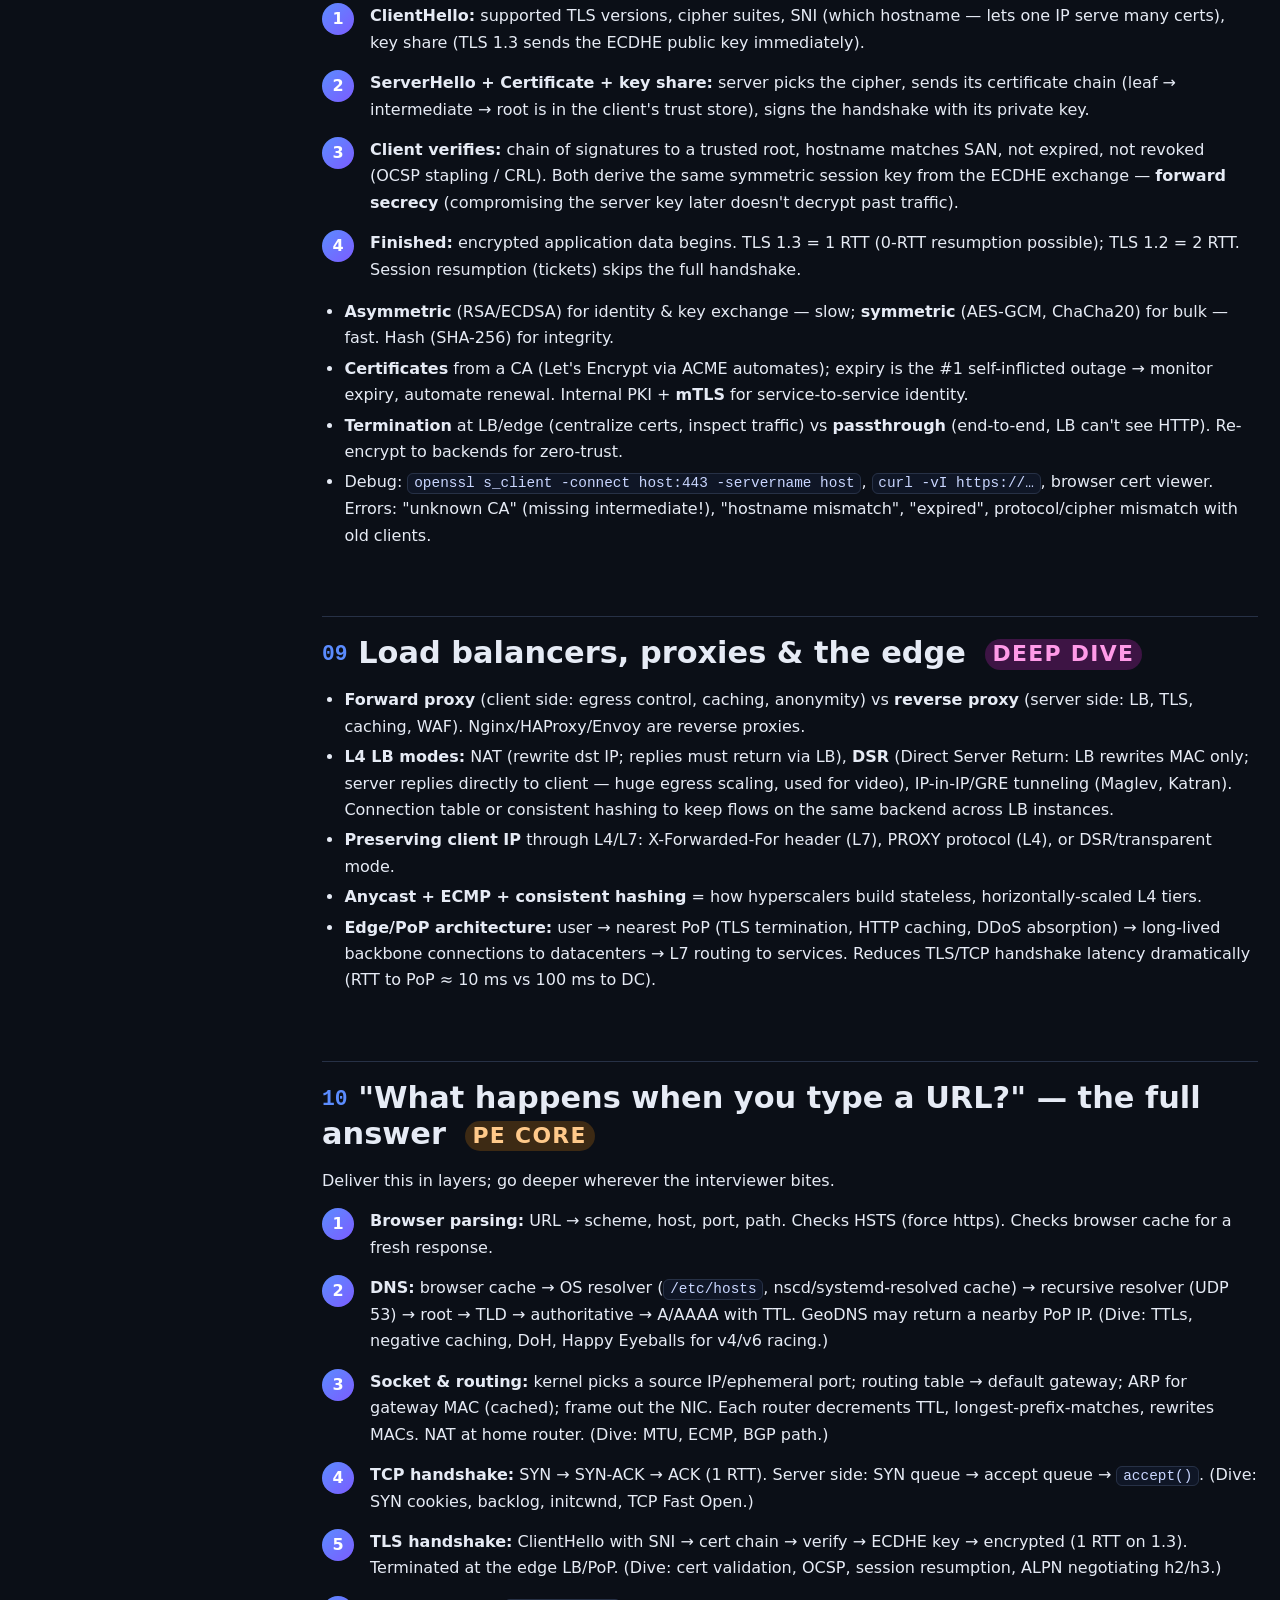
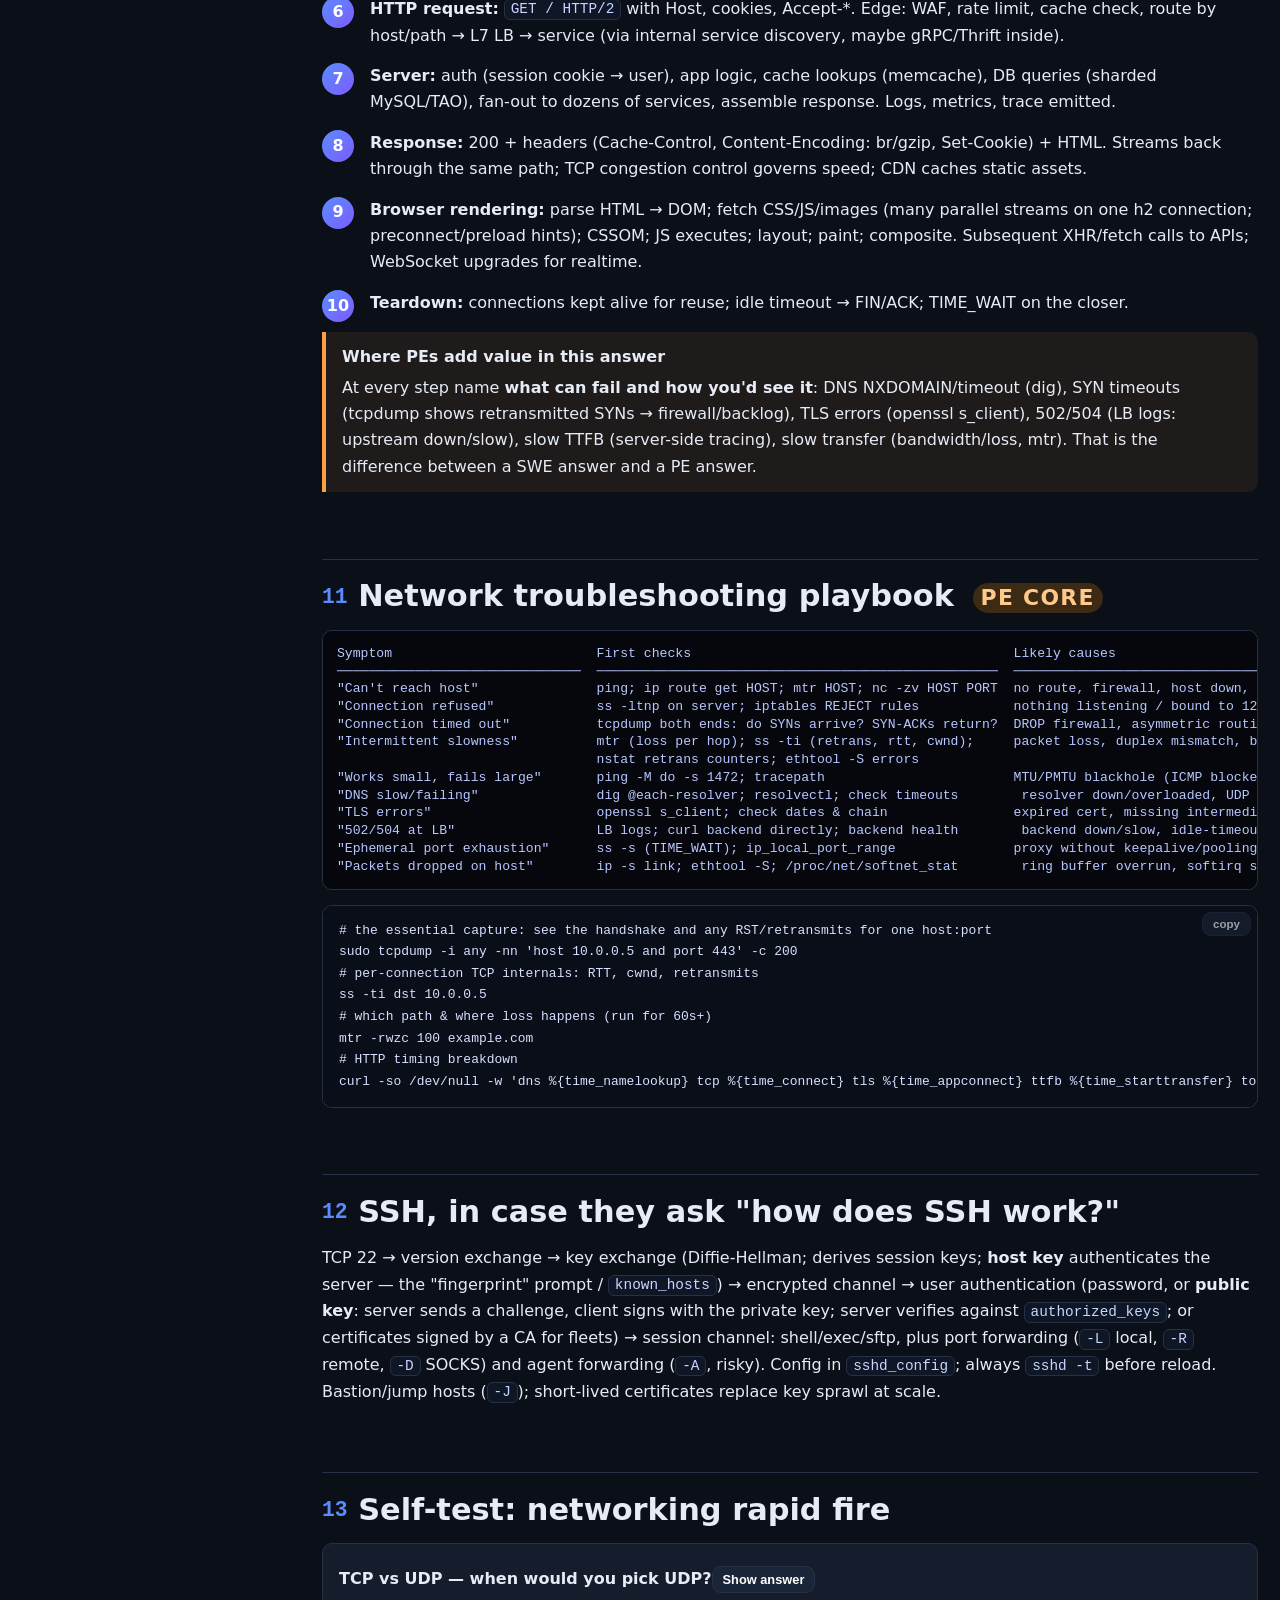
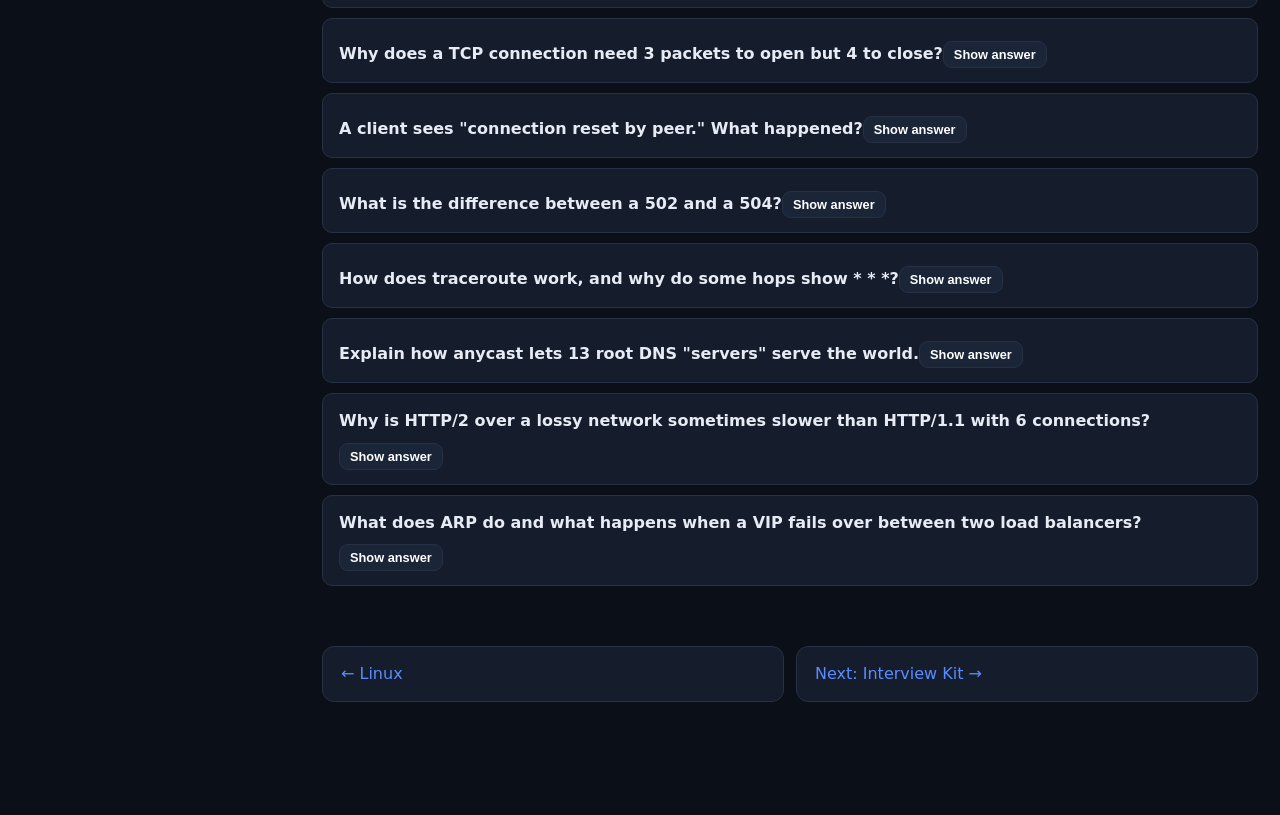
<file: networking.html>
<!doctype html><html lang="en"><head><meta charset="utf-8"><meta name="viewport" content="width=device-width,initial-scale=1"><title>Networking — PE Prep</title><link rel="stylesheet" href="styles.css"></head><body>
<div class="layout"><aside class="sidebar"></aside>
<main>
<section class="hero"><h1>Networking</h1><p class="lead">From the wire to HTTP/3. The anchor question — <b>"what happens when you type a URL and press Enter?"</b> — touches every layer; by the end you'll be able to go 45 minutes deep on it. Start with the layer model, then the animated TCP walkthrough.</p></section>

<h2>The layer model <span class="badge basic">basics</span></h2>
<div class="diagram"><svg viewBox="0 0 900 330" width="900">
<g class="svg-text">
<rect x="20" y="20" width="200" height="44" fill="#2a1a3a" stroke="#ff6ad5" rx="6"/><text x="120" y="47" text-anchor="middle">7 Application</text><text x="240" y="47" class="svg-mono">HTTP, DNS, TLS*, SSH, SMTP, gRPC — data: messages</text>
<rect x="20" y="70" width="200" height="44" fill="#1a2a3a" stroke="#38d9f5" rx="6"/><text x="120" y="97" text-anchor="middle">4 Transport</text><text x="240" y="97" class="svg-mono">TCP (reliable stream, ports), UDP (datagrams), QUIC — segments</text>
<rect x="20" y="120" width="200" height="44" fill="#1a3a2a" stroke="#2fd48a" rx="6"/><text x="120" y="147" text-anchor="middle">3 Network</text><text x="240" y="147" class="svg-mono">IP (addressing, routing across networks), ICMP, BGP/OSPF — packets</text>
<rect x="20" y="170" width="200" height="44" fill="#3a2a1a" stroke="#ffc857" rx="6"/><text x="120" y="197" text-anchor="middle">2 Data link</text><text x="240" y="197" class="svg-mono">Ethernet, Wi-Fi, ARP, MAC addresses, switches, VLANs — frames</text>
<rect x="20" y="220" width="200" height="44" fill="#3a1a1a" stroke="#ff5c7a" rx="6"/><text x="120" y="247" text-anchor="middle">1 Physical</text><text x="240" y="247" class="svg-mono">Copper, fiber, radio — bits</text>
</g>
<text class="svg-mono" x="20" y="300">OSI has 7 layers (5 session, 6 presentation are mostly folded into 7 in TCP/IP). Each layer wraps the one above: [Eth [IP [TCP [HTTP…]]]]</text>
<text class="svg-mono" x="20" y="318">Switches work at L2 (MAC), routers at L3 (IP), L4 LBs at TCP, L7 LBs at HTTP. "*TLS sits between 4 and 7."</text>
</svg></div>
<h3>Encapsulation</h3>
<div class="ascii">| Ethernet header (dst MAC, src MAC, type) | IP header (src IP, dst IP, TTL, proto) | TCP header (src port, dst port, seq, ack, flags, window) | HTTP payload | Eth FCS |
|◄──────── 14 B ────────►|◄──────── 20 B ──────►|◄──────────────── 20 B ────────────────►|◄ ≤1460 B (MSS) ►|  4 B  |
MTU 1500 B = IP packet max on Ethernet. Bigger → fragmentation (or dropped if DF set → "PMTU blackhole"). Jumbo frames 9000 B inside datacenters.</div>

<h2>IP addressing, subnets & routing <span class="badge basic">basics</span></h2>
<p>IPv4: 32-bit, dotted quad. A <b>subnet</b> is a range sharing a prefix; <b>CIDR</b> <code>/24</code> = first 24 bits are network. Hosts in the same subnet talk directly (via ARP + switch); otherwise send to the <b>default gateway</b> (router).</p>
<div class="sim" data-sim="subnet"><h4 style="margin-top:0">CIDR calculator</h4><div class="controls"><input type="text" value="10.1.20.0/22" style="width:200px"></div><div class="out"></div><p class="tag">Try /32 (single host), /31 (point-to-point), /16, /8. Private ranges: 10.0.0.0/8, 172.16.0.0/12, 192.168.0.0/16. Loopback 127.0.0.0/8. Link-local 169.254/16 (APIPA — "I didn't get DHCP").</p></div>
<ul><li><b>Routing table</b> (<code>ip route</code>): longest-prefix match wins. <code>default via 10.0.0.1 dev eth0</code> catches everything else.</li><li><b>TTL</b> decremented per hop; 0 → ICMP Time Exceeded (how traceroute works: TTL 1, 2, 3…).</li><li><b>ICMP:</b> ping (echo), destination unreachable, fragmentation needed (PMTU discovery — don't block ICMP entirely!).</li><li><b>NAT:</b> router rewrites private src IP:port → public IP:port and keeps a table (conntrack). Enables many hosts behind one IPv4. Breaks inbound connections (needs port forwarding / hole punching). <b>SNAT/masquerade</b> (outbound), <b>DNAT</b> (inbound, load balancers, Kubernetes services).</li><li><b>IPv6:</b> 128-bit, no NAT needed, SLAAC, Meta's internal network is IPv6-only.</li><li><b>Inside a datacenter:</b> Clos/leaf-spine fabric; ECMP spreads flows across equal-cost paths (hash of 5-tuple → path; one elephant flow can't be split). BGP within the DC (Meta/FB style) or OSPF.</li><li><b>Between networks:</b> <b>BGP</b> — autonomous systems announce prefixes to peers; path selection by policy, then shortest AS path. Withdrawing your prefixes = you disappear from the internet (Facebook, Oct 2021). Anycast = announce the same prefix from many places.</li></ul>

<h2>Layer 2: Ethernet, ARP, switches <span class="badge basic">basics</span></h2>
<ul><li><b>MAC address:</b> 48-bit, per NIC, local-segment only; rewritten at every router hop (IP stays the same).</li><li><b>ARP:</b> "Who has 10.0.0.5? Tell 10.0.0.7" broadcast → reply with MAC; cached (<code>ip neigh</code>). Gratuitous ARP announces a moved IP (VIP failover with keepalived). ARP spoofing = MITM.</li><li><b>Switch:</b> learns MAC→port from source addresses; forwards frames only to the right port (floods unknown). <b>VLANs</b> segment one physical switch into isolated L2 domains (802.1Q tag). Broadcast domains = one subnet typically.</li><li><b>Spanning tree</b> prevents L2 loops (slow convergence; modern DCs avoid L2 across racks — L3 to the rack).</li><li><b>DHCP:</b> Discover → Offer → Request → Ack (broadcast; relay agents across subnets). Gives IP, mask, gateway, DNS, lease time, PXE boot server.</li></ul>

<h2>TCP in depth <span class="badge basic">basics</span> → <span class="badge deep">deep dive</span></h2>
<div class="sim" data-sim="tcp"><h4 style="margin-top:0">TCP lifecycle walkthrough</h4><div class="controls"><button class="btn sm next">Next →</button><button class="btn sm ghost reset">Reset</button></div><canvas width="760" height="360"></canvas><div class="step-text card"></div></div>
<h3>Header fields that matter</h3>
<ul><li><b>Ports</b> (16-bit): identify the application; well-known &lt;1024 (need root/CAP_NET_BIND_SERVICE). A connection = 4-tuple (src IP, src port, dst IP, dst port).</li><li><b>Sequence / acknowledgment numbers:</b> byte offsets; provide ordering & reliability. ACK n = "I have everything before n".</li><li><b>Flags:</b> SYN (start), ACK, FIN (polite close), RST (abort — "nothing listening" or protocol violation), PSH, URG.</li><li><b>Window:</b> receiver's free buffer → <b>flow control</b> (don't overwhelm the receiver). Window scaling option for >64 KB.</li><li><b>Options:</b> MSS, SACK (selective ACK — retransmit only lost segments), timestamps, window scale.</li></ul>
<h3>Connection states</h3>
<div class="ascii">CLIENT                                  SERVER
CLOSED ──SYN──►                         LISTEN ──► SYN-RECV (in SYN queue; SYN cookies if flooded)
SYN-SENT ◄──SYN+ACK──
ESTABLISHED ──ACK──►                    ESTABLISHED (moved to accept queue; app calls accept())
   ... data both ways ...
FIN-WAIT-1 ──FIN──►                     CLOSE-WAIT  (app must call close(); stuck here = app leak)
FIN-WAIT-2 ◄──ACK──
           ◄──FIN──                     LAST-ACK
TIME-WAIT  ──ACK──►                     CLOSED
(waits 2×MSL = 60s on Linux so late packets don't hit a new connection reusing the 4-tuple;
 the side that closes FIRST pays TIME-WAIT → servers that close first accumulate thousands; usually harmless)</div>
<h3>Reliability & congestion control</h3>
<ul><li><b>Retransmission:</b> on RTO timeout (min 200 ms on Linux — a huge tail-latency hit) or on 3 duplicate ACKs (fast retransmit). SACK makes recovery efficient.</li><li><b>Congestion window (cwnd):</b> the sender's self-imposed limit, inferred from loss/delay. <b>Slow start</b> (exponential from initcwnd=10 segments) → <b>congestion avoidance</b> (linear) → on loss: halve (Reno/CUBIC) → <b>fast recovery</b>. CUBIC (Linux default) grows as a cubic function for high-bandwidth links. <b>BBR</b> (Google) models bandwidth and RTT instead of reacting to loss — better on lossy/long paths.</li><li><b>Bandwidth-delay product:</b> throughput ≤ window / RTT. 100 ms RTT with 64 KB window = 5 Mbps max — why window scaling and large buffers matter for long-haul.</li><li><b>Nagle's algorithm</b> batches small writes (bad for latency-sensitive RPC → <code>TCP_NODELAY</code>). <b>Delayed ACK</b> interacts badly with Nagle (40 ms stalls).</li><li><b>Head-of-line blocking:</b> one lost segment stalls delivery of everything behind it in the stream — motivates QUIC.</li><li><b>Keepalives</b> detect dead peers (default 2 h! tune down). Idle connections through NAT/LB get dropped silently (~5 min) → send keepalives.</li></ul>
<h3>Server-side queues (a very common PE question)</h3>
<div class="ascii">incoming SYN ──► [ SYN queue (tcp_max_syn_backlog) ] ──handshake done──► [ accept queue (min(backlog, somaxconn)) ] ──accept()──► application
Accept queue full → new connections dropped/SYN ignored (client sees timeouts / slow connects even though server CPU looks fine).
Check: `ss -ltn` Recv-Q vs Send-Q on the LISTEN socket; `nstat -az TcpExtListenOverflows TcpExtListenDrops`.
Fix: app must accept() faster (more workers / event loop), raise backlog + net.core.somaxconn.</div>

<h2>UDP & QUIC <span class="badge basic">basics</span></h2>
<p><b>UDP:</b> 8-byte header (ports, length, checksum). No connection, ordering, retransmission, or congestion control — the application does what it needs. Low latency, multicast/broadcast-capable. Used by DNS, DHCP, NTP, VoIP/video (RTP), games, syslog, metrics (StatsD), VXLAN tunnels.</p>
<p><b>QUIC (HTTP/3):</b> reliable, multiplexed, encrypted transport over UDP, in user space. Fixes TCP's problems: 0–1 RTT handshake (TLS 1.3 built in), <b>no head-of-line blocking across streams</b> (loss in one stream doesn't stall others), <b>connection migration</b> (survives IP change — Wi-Fi → cellular — via connection IDs), pluggable congestion control, faster evolution (no kernel/middlebox ossification). Cost: CPU (user-space crypto, no NIC offload), UDP sometimes blocked.</p>

<h2>DNS in depth <span class="badge basic">basics</span></h2>
<div class="diagram"><svg viewBox="0 0 900 260" width="900">
<rect class="box" x="20" y="100" width="100" height="50"/><text class="svg-text" x="70" y="130" text-anchor="middle">Browser</text>
<rect class="box" x="160" y="100" width="110" height="50"/><text class="svg-text" x="215" y="122" text-anchor="middle">OS stub</text><text class="svg-mono" x="215" y="140" text-anchor="middle">/etc/hosts, cache</text>
<rect class="box hl" x="320" y="100" width="150" height="50"/><text class="svg-text" x="395" y="122" text-anchor="middle">Recursive resolver</text><text class="svg-mono" x="395" y="140" text-anchor="middle">ISP / 8.8.8.8 / local</text>
<rect class="box db" x="560" y="20" width="150" height="44"/><text class="svg-text" x="635" y="47" text-anchor="middle">Root (.) ×13 anycast</text>
<rect class="box db" x="560" y="100" width="150" height="44"/><text class="svg-text" x="635" y="127" text-anchor="middle">TLD (.com)</text>
<rect class="box db" x="560" y="180" width="150" height="44"/><text class="svg-text" x="635" y="207" text-anchor="middle">Authoritative (example.com)</text>
<path class="wire" d="M120 125 H160"/><path class="wire" d="M270 125 H320"/>
<path class="wire" d="M470 115 L560 42"/><path class="wire" d="M470 125 H560"/><path class="wire" d="M470 135 L560 202"/>
<text class="svg-mono" x="470" y="80">1. "www.example.com A?" → "ask .com at 192.5.6.30"</text>
<text class="svg-mono" x="720" y="127">2. → "ask ns1.example.com"</text>
<text class="svg-mono" x="720" y="207">3. → "93.184.216.34 TTL 300"</text>
<circle class="packet" r="5"><animateMotion dur="4s" repeatCount="indefinite" path="M120 125 H320 L470 115 L560 42 L470 125 H560 L470 135 L560 202 L470 125 H120"/></circle>
<text class="svg-mono" x="20" y="250">Resolver caches each answer for its TTL. Typical cold lookup ≈ 20–120 ms; cached ≈ 0 ms. Most lookups never leave the resolver's cache.</text>
</svg></div>
<ul><li><b>Record types:</b> A (IPv4), AAAA (IPv6), CNAME (alias → must resolve again; not allowed at zone apex), MX (mail), NS (delegation), TXT (SPF, verification), SOA (zone metadata, serial), PTR (reverse), SRV (service discovery: port + priority), CAA.</li><li><b>TTL</b> trades freshness vs load: 300 s typical for things that fail over; 86400 for static. Lower TTL <i>before</i> a planned migration.</li><li><b>UDP 53</b> with fallback to TCP for responses >512 B (or >1232 with EDNS0); zone transfers over TCP. DoT/DoH encrypt it.</li><li><b>Negative caching:</b> NXDOMAIN cached per SOA minimum.</li><li><b>DNS as a load balancer:</b> multiple A records, GeoDNS, health-check-aware answers (Route53, NS1). Limits: client caching ignores TTL sometimes; no per-request balancing.</li><li><b>Failure modes:</b> resolver down → everything "down" even though servers are fine; expired domain; wrong serial so secondaries don't update; split-horizon confusion (internal vs external views); glibc tries resolvers sequentially with 5 s timeout.</li><li><b>Tools:</b> <code>dig +trace</code>, <code>dig +short</code>, <code>dig -x IP</code>, <code>dig @ns1 example.com SOA</code>, <code>resolvectl query</code>.</li></ul>

<h2>HTTP: 1.1 → 2 → 3 <span class="badge basic">basics</span></h2>
<table><tr><th></th><th>HTTP/1.1</th><th>HTTP/2</th><th>HTTP/3</th></tr>
<tr><td>Transport</td><td>TCP</td><td>TCP (+TLS in practice)</td><td>QUIC over UDP</td></tr>
<tr><td>Format</td><td>Text</td><td>Binary frames</td><td>Binary frames</td></tr>
<tr><td>Parallelism</td><td>1 request at a time per connection (pipelining unused) → browsers open 6 connections</td><td>Many streams multiplexed on one connection</td><td>Streams, independent at transport level</td></tr>
<tr><td>Head-of-line blocking</td><td>At HTTP level</td><td>At TCP level (one lost packet stalls all streams)</td><td>None across streams</td></tr>
<tr><td>Headers</td><td>Repeated, uncompressed</td><td>HPACK compression</td><td>QPACK</td></tr>
<tr><td>Extras</td><td>Keep-alive, chunked transfer</td><td>Server push (deprecated), prioritization</td><td>0-RTT, connection migration</td></tr></table>
<ul><li><b>Methods & idempotency:</b> GET/HEAD/PUT/DELETE idempotent (safe to retry); POST/PATCH not. GET is cacheable.</li><li><b>Headers to know:</b> <code>Host</code> (virtual hosting), <code>Content-Type/Length</code>, <code>Transfer-Encoding: chunked</code>, <code>Connection: keep-alive</code>, <code>Cache-Control</code> (max-age, no-store, private, s-maxage), <code>ETag</code>/<code>If-None-Match</code> (304), <code>Last-Modified</code>, <code>Location</code>, <code>Set-Cookie</code>, <code>Authorization</code>, <code>X-Forwarded-For</code> (original client IP behind proxies), <code>Retry-After</code>, CORS headers.</li><li><b>Status codes:</b> 1xx info, 2xx success, 3xx redirect (301 permanent, 302/307 temporary, 304 not modified), 4xx client error (400, 401 unauth, 403 forbidden, 404, 408 timeout, 429 rate-limited), 5xx server (500, 502 bad upstream response, 503 unavailable/overloaded, 504 upstream timeout). <b>502 vs 504 vs 503</b> tells you where in the chain it broke.</li><li><b>Persistent connections</b> save handshakes; connection pools in clients; idle timeouts must be aligned (client &lt; LB &lt; server, else races produce spurious 502s).</li><li><b>Cookies vs tokens</b>, sessions, CORS, same-origin policy — basics of web security.</li></ul>

<h2>TLS <span class="badge basic">basics</span> → <span class="badge deep">deep dive</span></h2>
<div class="steps">
<div class="step"><b>ClientHello:</b> supported TLS versions, cipher suites, SNI (which hostname — lets one IP serve many certs), key share (TLS 1.3 sends the ECDHE public key immediately).</div>
<div class="step"><b>ServerHello + Certificate + key share:</b> server picks the cipher, sends its certificate chain (leaf → intermediate → root is in the client's trust store), signs the handshake with its private key.</div>
<div class="step"><b>Client verifies:</b> chain of signatures to a trusted root, hostname matches SAN, not expired, not revoked (OCSP stapling / CRL). Both derive the same symmetric session key from the ECDHE exchange — <b>forward secrecy</b> (compromising the server key later doesn't decrypt past traffic).</div>
<div class="step"><b>Finished:</b> encrypted application data begins. TLS 1.3 = 1 RTT (0-RTT resumption possible); TLS 1.2 = 2 RTT. Session resumption (tickets) skips the full handshake.</div>
</div>
<ul><li><b>Asymmetric</b> (RSA/ECDSA) for identity & key exchange — slow; <b>symmetric</b> (AES-GCM, ChaCha20) for bulk — fast. Hash (SHA-256) for integrity.</li><li><b>Certificates</b> from a CA (Let's Encrypt via ACME automates); expiry is the #1 self-inflicted outage → monitor expiry, automate renewal. Internal PKI + <b>mTLS</b> for service-to-service identity.</li><li><b>Termination</b> at LB/edge (centralize certs, inspect traffic) vs <b>passthrough</b> (end-to-end, LB can't see HTTP). Re-encrypt to backends for zero-trust.</li><li>Debug: <code>openssl s_client -connect host:443 -servername host</code>, <code>curl -vI https://…</code>, browser cert viewer. Errors: "unknown CA" (missing intermediate!), "hostname mismatch", "expired", protocol/cipher mismatch with old clients.</li></ul>

<h2>Load balancers, proxies & the edge <span class="badge deep">deep dive</span></h2>
<ul><li><b>Forward proxy</b> (client side: egress control, caching, anonymity) vs <b>reverse proxy</b> (server side: LB, TLS, caching, WAF). Nginx/HAProxy/Envoy are reverse proxies.</li><li><b>L4 LB modes:</b> NAT (rewrite dst IP; replies must return via LB), <b>DSR</b> (Direct Server Return: LB rewrites MAC only; server replies directly to client — huge egress scaling, used for video), IP-in-IP/GRE tunneling (Maglev, Katran). Connection table or consistent hashing to keep flows on the same backend across LB instances.</li><li><b>Preserving client IP</b> through L4/L7: X-Forwarded-For header (L7), PROXY protocol (L4), or DSR/transparent mode.</li><li><b>Anycast + ECMP + consistent hashing</b> = how hyperscalers build stateless, horizontally-scaled L4 tiers.</li><li><b>Edge/PoP architecture:</b> user → nearest PoP (TLS termination, HTTP caching, DDoS absorption) → long-lived backbone connections to datacenters → L7 routing to services. Reduces TLS/TCP handshake latency dramatically (RTT to PoP ≈ 10 ms vs 100 ms to DC).</li></ul>

<h2>"What happens when you type a URL?" — the full answer <span class="badge pe">PE core</span></h2>
<p>Deliver this in layers; go deeper wherever the interviewer bites.</p>
<div class="steps">
<div class="step"><b>Browser parsing:</b> URL → scheme, host, port, path. Checks HSTS (force https). Checks browser cache for a fresh response.</div>
<div class="step"><b>DNS:</b> browser cache → OS resolver (<code>/etc/hosts</code>, nscd/systemd-resolved cache) → recursive resolver (UDP 53) → root → TLD → authoritative → A/AAAA with TTL. GeoDNS may return a nearby PoP IP. (Dive: TTLs, negative caching, DoH, Happy Eyeballs for v4/v6 racing.)</div>
<div class="step"><b>Socket & routing:</b> kernel picks a source IP/ephemeral port; routing table → default gateway; ARP for gateway MAC (cached); frame out the NIC. Each router decrements TTL, longest-prefix-matches, rewrites MACs. NAT at home router. (Dive: MTU, ECMP, BGP path.)</div>
<div class="step"><b>TCP handshake:</b> SYN → SYN-ACK → ACK (1 RTT). Server side: SYN queue → accept queue → <code>accept()</code>. (Dive: SYN cookies, backlog, initcwnd, TCP Fast Open.)</div>
<div class="step"><b>TLS handshake:</b> ClientHello with SNI → cert chain → verify → ECDHE key → encrypted (1 RTT on 1.3). Terminated at the edge LB/PoP. (Dive: cert validation, OCSP, session resumption, ALPN negotiating h2/h3.)</div>
<div class="step"><b>HTTP request:</b> <code>GET / HTTP/2</code> with Host, cookies, Accept-*. Edge: WAF, rate limit, cache check, route by host/path → L7 LB → service (via internal service discovery, maybe gRPC/Thrift inside).</div>
<div class="step"><b>Server:</b> auth (session cookie → user), app logic, cache lookups (memcache), DB queries (sharded MySQL/TAO), fan-out to dozens of services, assemble response. Logs, metrics, trace emitted.</div>
<div class="step"><b>Response:</b> 200 + headers (Cache-Control, Content-Encoding: br/gzip, Set-Cookie) + HTML. Streams back through the same path; TCP congestion control governs speed; CDN caches static assets.</div>
<div class="step"><b>Browser rendering:</b> parse HTML → DOM; fetch CSS/JS/images (many parallel streams on one h2 connection; preconnect/preload hints); CSSOM; JS executes; layout; paint; composite. Subsequent XHR/fetch calls to APIs; WebSocket upgrades for realtime.</div>
<div class="step"><b>Teardown:</b> connections kept alive for reuse; idle timeout → FIN/ACK; TIME_WAIT on the closer.</div>
</div>
<div class="callout pe"><b>Where PEs add value in this answer</b>At every step name <b>what can fail and how you'd see it</b>: DNS NXDOMAIN/timeout (dig), SYN timeouts (tcpdump shows retransmitted SYNs → firewall/backlog), TLS errors (openssl s_client), 502/504 (LB logs: upstream down/slow), slow TTFB (server-side tracing), slow transfer (bandwidth/loss, mtr). That is the difference between a SWE answer and a PE answer.</div>

<h2>Network troubleshooting playbook <span class="badge pe">PE core</span></h2>
<div class="ascii">Symptom                          First checks                                         Likely causes
───────────────────────────────  ───────────────────────────────────────────────────  ──────────────────────────────────────────────
"Can't reach host"               ping; ip route get HOST; mtr HOST; nc -zv HOST PORT  no route, firewall, host down, wrong VLAN, ARP
"Connection refused"             ss -ltnp on server; iptables REJECT rules            nothing listening / bound to 127.0.0.1 only / REJECT
"Connection timed out"           tcpdump both ends: do SYNs arrive? SYN-ACKs return?  DROP firewall, asymmetric routing, backlog full, NAT table full
"Intermittent slowness"          mtr (loss per hop); ss -ti (retrans, rtt, cwnd);     packet loss, duplex mismatch, buffer bloat, ECMP path with bad link
                                 nstat retrans counters; ethtool -S errors
"Works small, fails large"       ping -M do -s 1472; tracepath                        MTU/PMTU blackhole (ICMP blocked, tunnels/VXLAN overhead)
"DNS slow/failing"               dig @each-resolver; resolvectl; check timeouts        resolver down/overloaded, UDP loss, glibc sequential 5s timeouts
"TLS errors"                     openssl s_client; check dates & chain                expired cert, missing intermediate, SNI mismatch, clock skew
"502/504 at LB"                  LB logs; curl backend directly; backend health        backend down/slow, idle-timeout mismatch, upstream keepalive bug
"Ephemeral port exhaustion"      ss -s (TIME_WAIT); ip_local_port_range               proxy without keepalive/pooling; fix pooling, tw_reuse, more IPs
"Packets dropped on host"        ip -s link; ethtool -S; /proc/net/softnet_stat        ring buffer overrun, softirq saturation (irqbalance/RSS), conntrack full</div>
<pre><code># the essential capture: see the handshake and any RST/retransmits for one host:port
sudo tcpdump -i any -nn 'host 10.0.0.5 and port 443' -c 200
# per-connection TCP internals: RTT, cwnd, retransmits
ss -ti dst 10.0.0.5
# which path & where loss happens (run for 60s+)
mtr -rwzc 100 example.com
# HTTP timing breakdown
curl -so /dev/null -w 'dns %{time_namelookup} tcp %{time_connect} tls %{time_appconnect} ttfb %{time_starttransfer} total %{time_total} code %{http_code}\n' https://example.com/</code></pre>

<h2>SSH, in case they ask "how does SSH work?"</h2>
<p>TCP 22 → version exchange → key exchange (Diffie-Hellman; derives session keys; <b>host key</b> authenticates the server — the "fingerprint" prompt / <code>known_hosts</code>) → encrypted channel → user authentication (password, or <b>public key</b>: server sends a challenge, client signs with the private key; server verifies against <code>authorized_keys</code>; or certificates signed by a CA for fleets) → session channel: shell/exec/sftp, plus port forwarding (<code>-L</code> local, <code>-R</code> remote, <code>-D</code> SOCKS) and agent forwarding (<code>-A</code>, risky). Config in <code>sshd_config</code>; always <code>sshd -t</code> before reload. Bastion/jump hosts (<code>-J</code>); short-lived certificates replace key sprawl at scale.</p>

<h2>Self-test: networking rapid fire</h2>
<div class="quiz">
<div class="q"><b>TCP vs UDP — when would you pick UDP?</b><div class="ans">When low latency matters more than reliability or you implement your own (DNS, video/VoIP where a late packet is useless, games, metrics, QUIC). TCP for anything needing ordered, complete delivery without extra work.</div></div>
<div class="q"><b>Why does a TCP connection need 3 packets to open but 4 to close?</b><div class="ans">Opening: SYN and ACK of the first SYN are combined into SYN-ACK. Closing: each direction closes independently (half-close); the passive side may still send data after ACKing the FIN, so its own FIN comes separately. (It can combine FIN+ACK if it has nothing more to send.)</div></div>
<div class="q"><b>A client sees "connection reset by peer." What happened?</b><div class="ans">Received an RST: the server (or a middlebox) aborted — nothing listening on that port, process crashed mid-connection, the server closed with unread data in its buffer, firewall sending RST, or a load balancer/NAT lost connection state (idle timeout) and rejects the next packet.</div></div>
<div class="q"><b>What is the difference between a 502 and a 504?</b><div class="ans">Both come from a proxy/LB. 502 Bad Gateway: the upstream gave an invalid response or refused the connection (dead/crashed/not listening). 504 Gateway Timeout: the upstream accepted but didn't respond within the proxy's timeout (slow/hung). 503: the server itself says it's unavailable/overloaded.</div></div>
<div class="q"><b>How does traceroute work, and why do some hops show * * *?</b><div class="ans">Sends packets with TTL=1,2,3…; each router that decrements TTL to 0 returns ICMP Time Exceeded, revealing its IP. Stars = router doesn't send ICMP / rate-limits it / firewall blocks it; traffic may still pass fine. Also paths can differ per packet (ECMP) — use Paris traceroute/mtr.</div></div>
<div class="q"><b>Explain how anycast lets 13 root DNS "servers" serve the world.</b><div class="ans">Each root letter's IP is announced via BGP from hundreds of locations; routers pick the nearest announcement, so the same IP lands on a nearby instance. Stateless UDP DNS works perfectly with this; failover is automatic when a site stops announcing. (Over 1,500 root server instances exist.)</div></div>
<div class="q"><b>Why is HTTP/2 over a lossy network sometimes slower than HTTP/1.1 with 6 connections?</b><div class="ans">TCP head-of-line blocking: one lost packet stalls all multiplexed streams on the single h2 connection until retransmitted, whereas with 6 separate TCP connections only one stream stalls. HTTP/3 (QUIC) solves this with per-stream loss recovery.</div></div>
<div class="q"><b>What does ARP do and what happens when a VIP fails over between two load balancers?</b><div class="ans">ARP maps IP → MAC on the local segment. On failover, the new owner sends a gratuitous ARP announcing the VIP with its MAC so switches/hosts update their caches immediately; otherwise traffic goes to the dead MAC until ARP entries expire.</div></div>
</div>

<div class="footer-nav"><a href="linux.html">← Linux</a><a href="interview.html">Next: Interview Kit →</a></div>
</main></div>
<script src="app.js"></script></body></html>
</file>
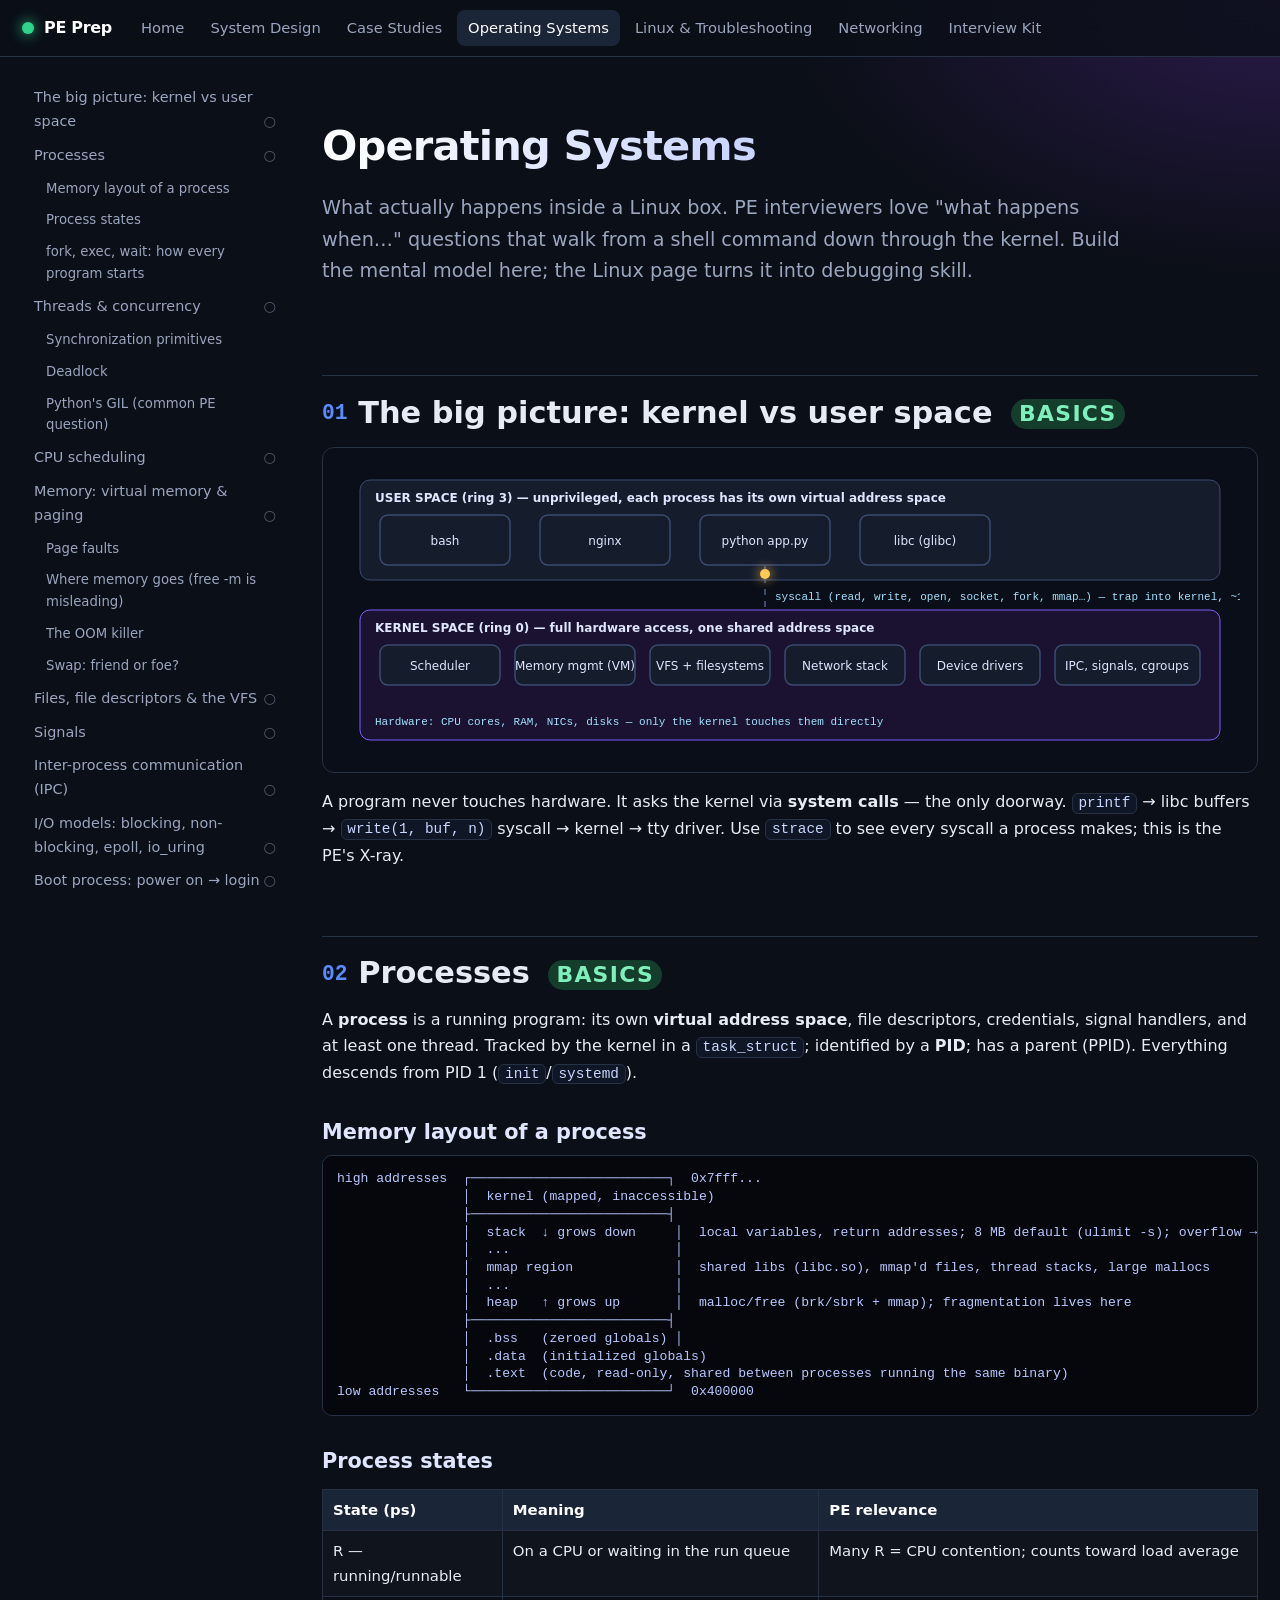
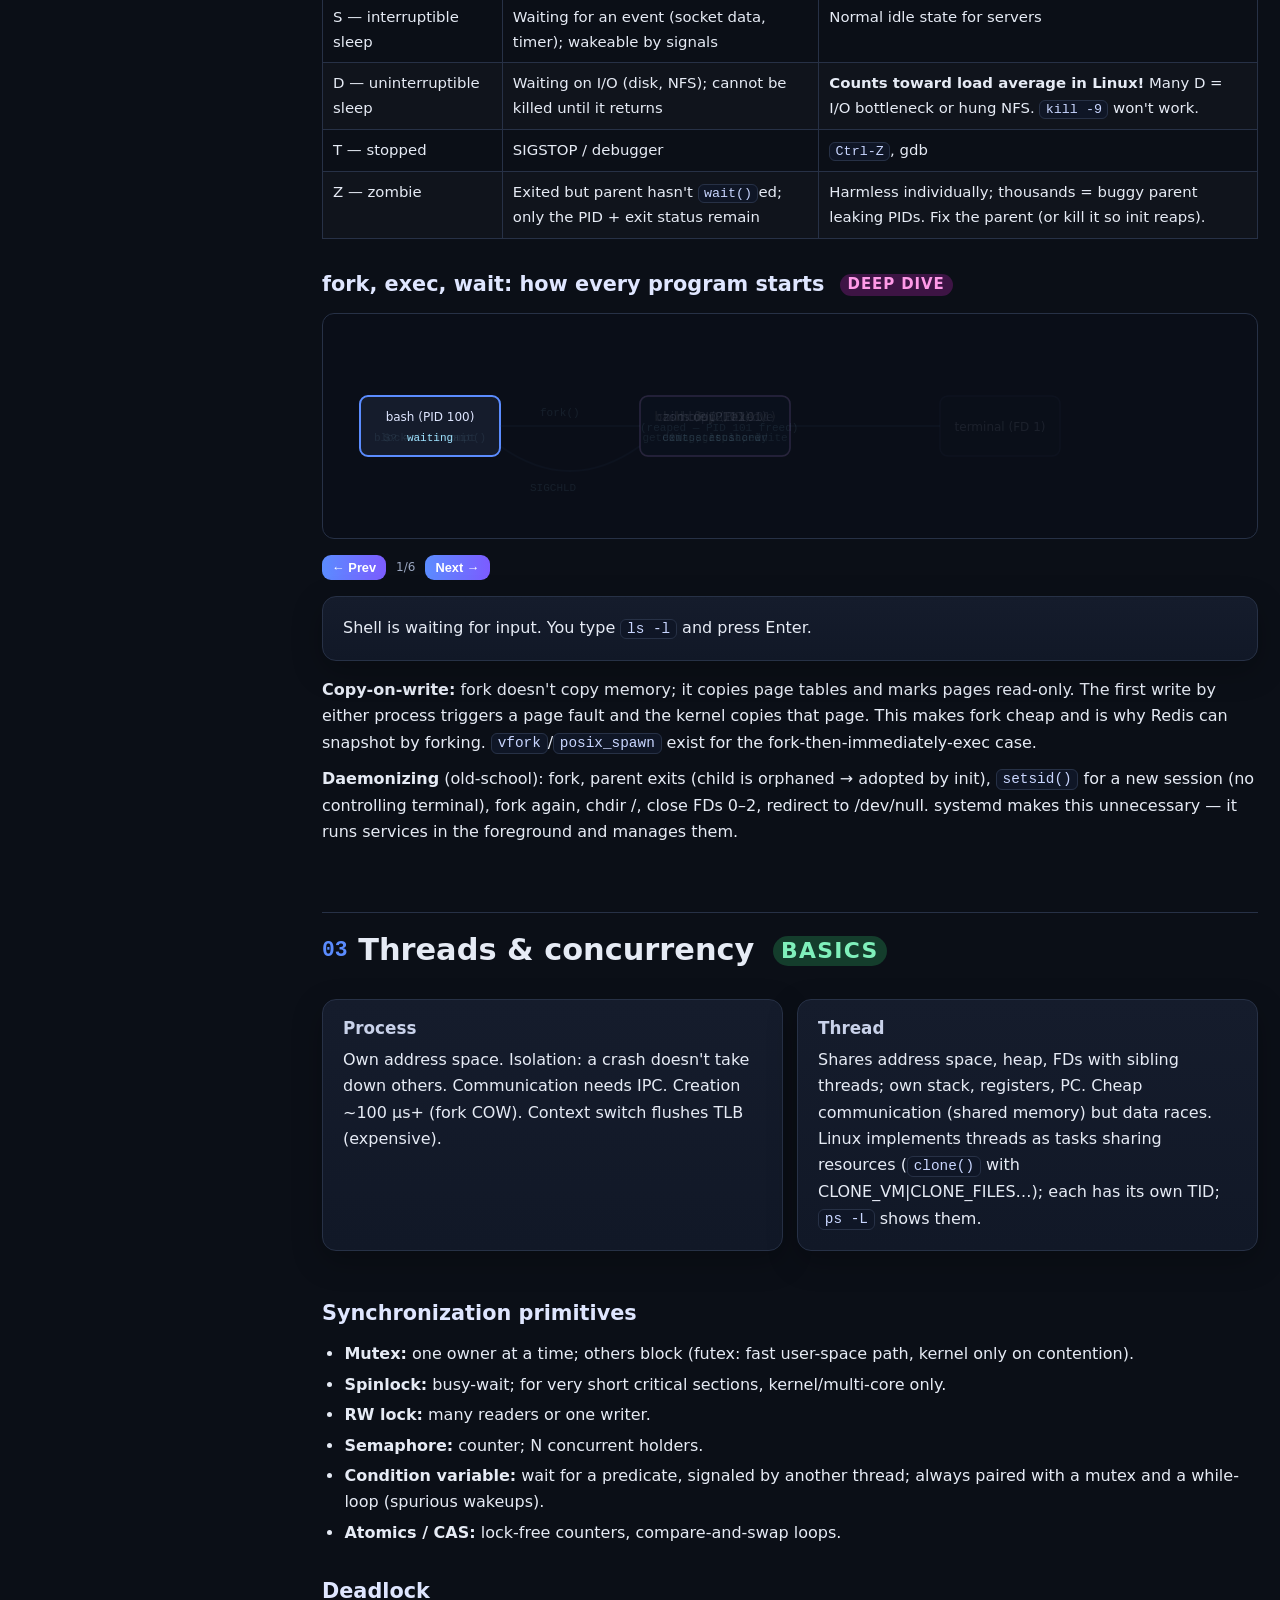
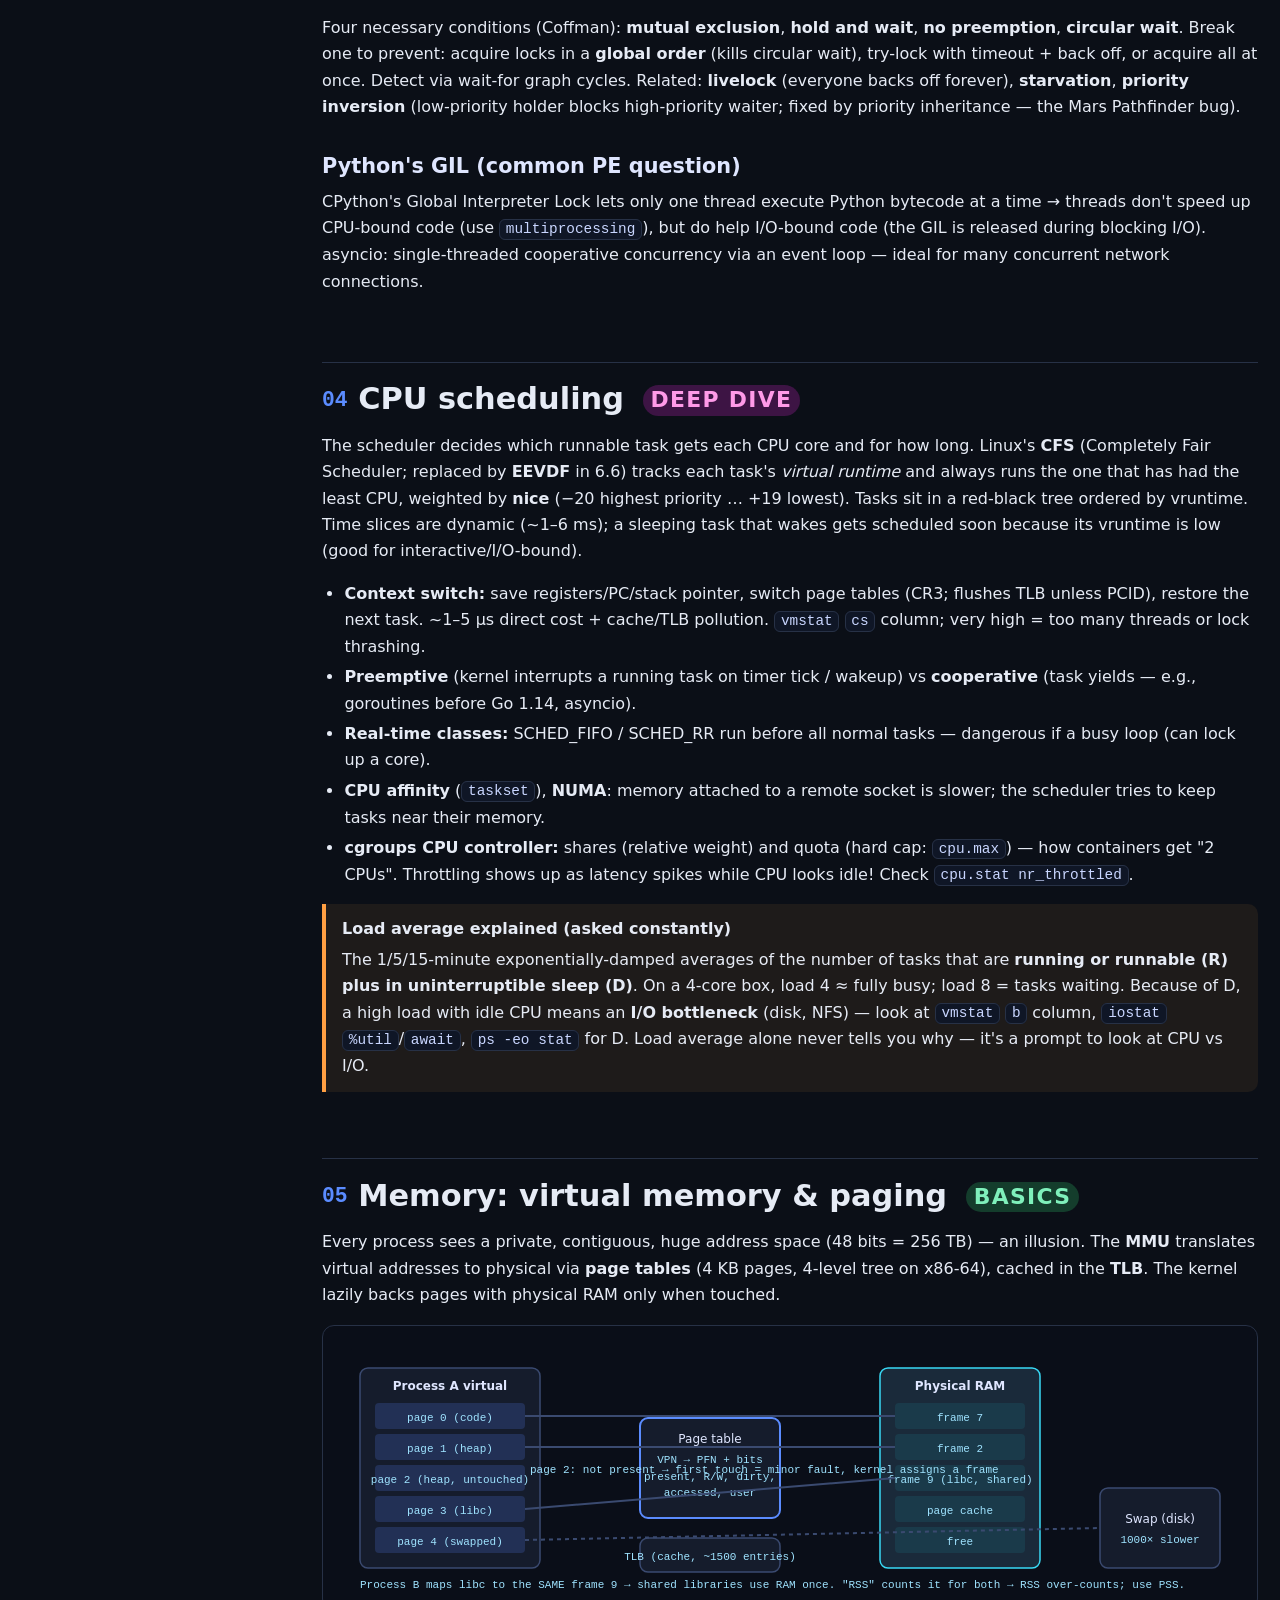
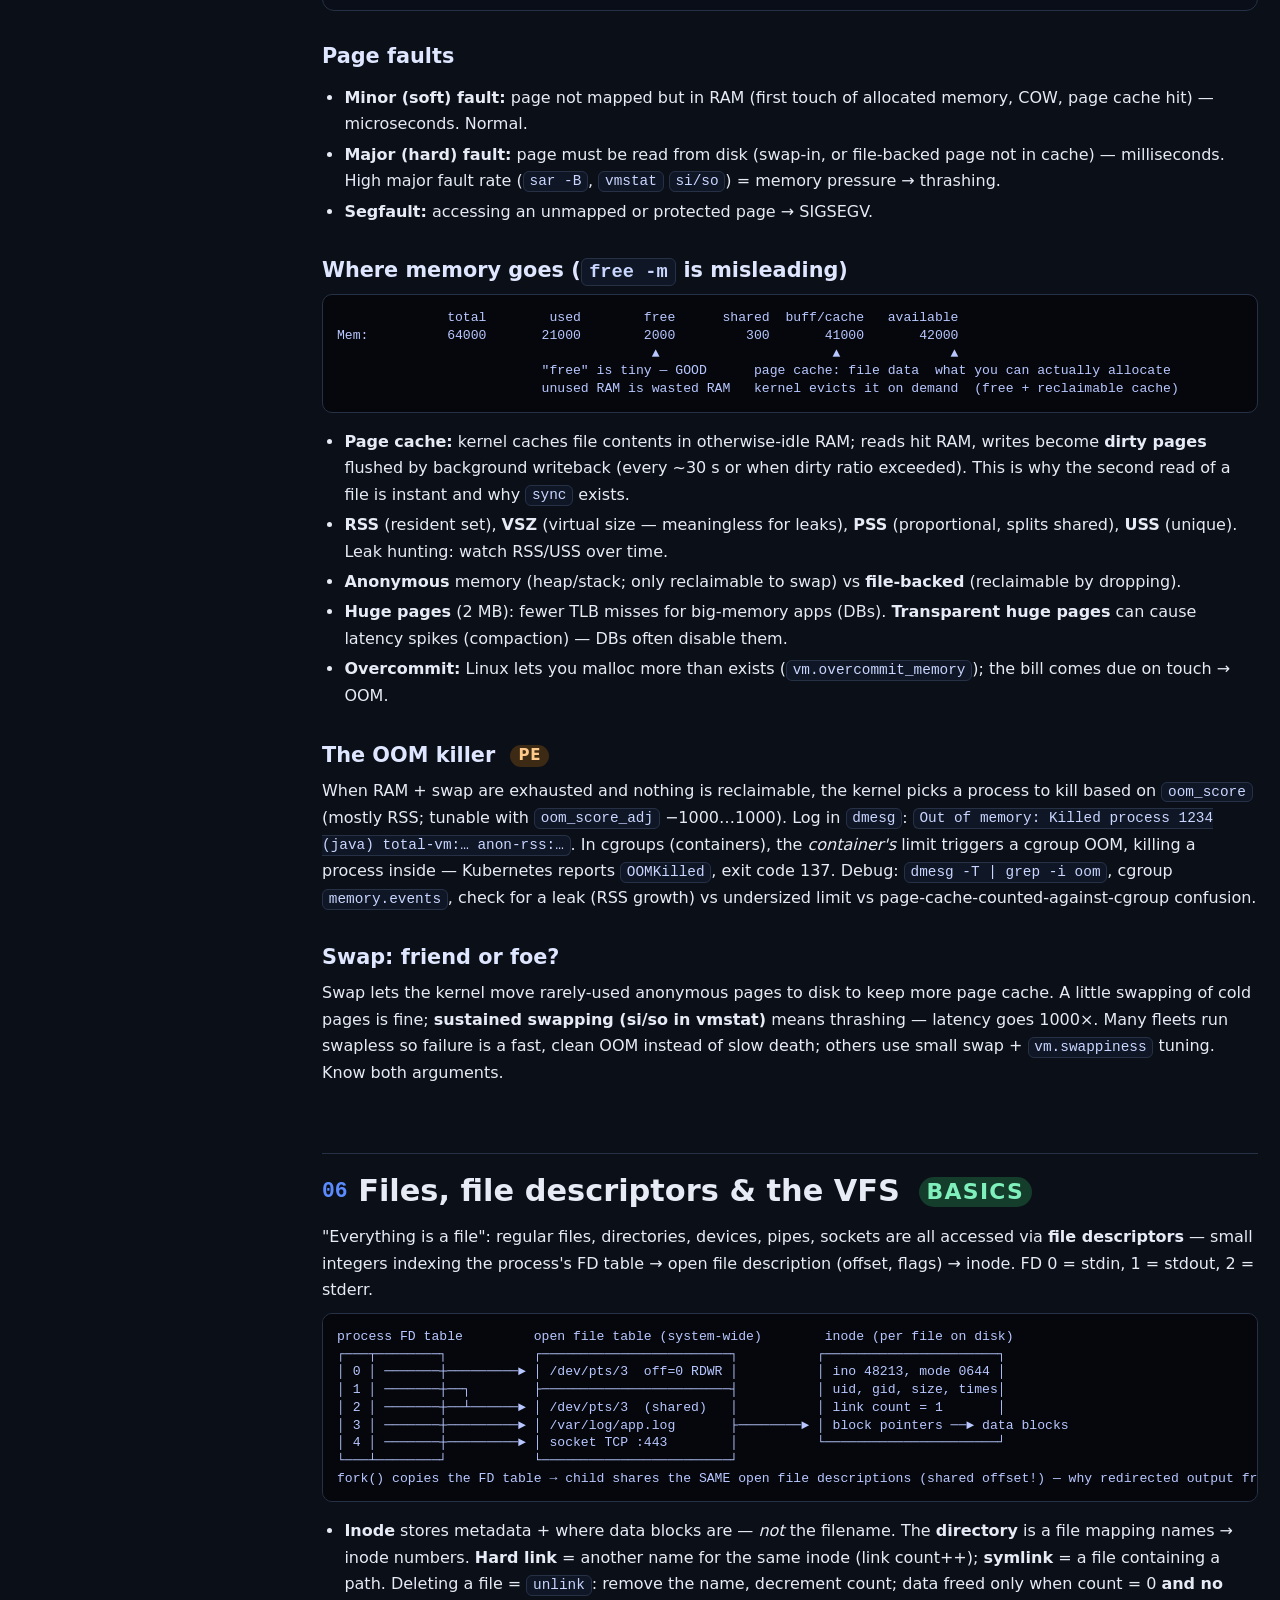
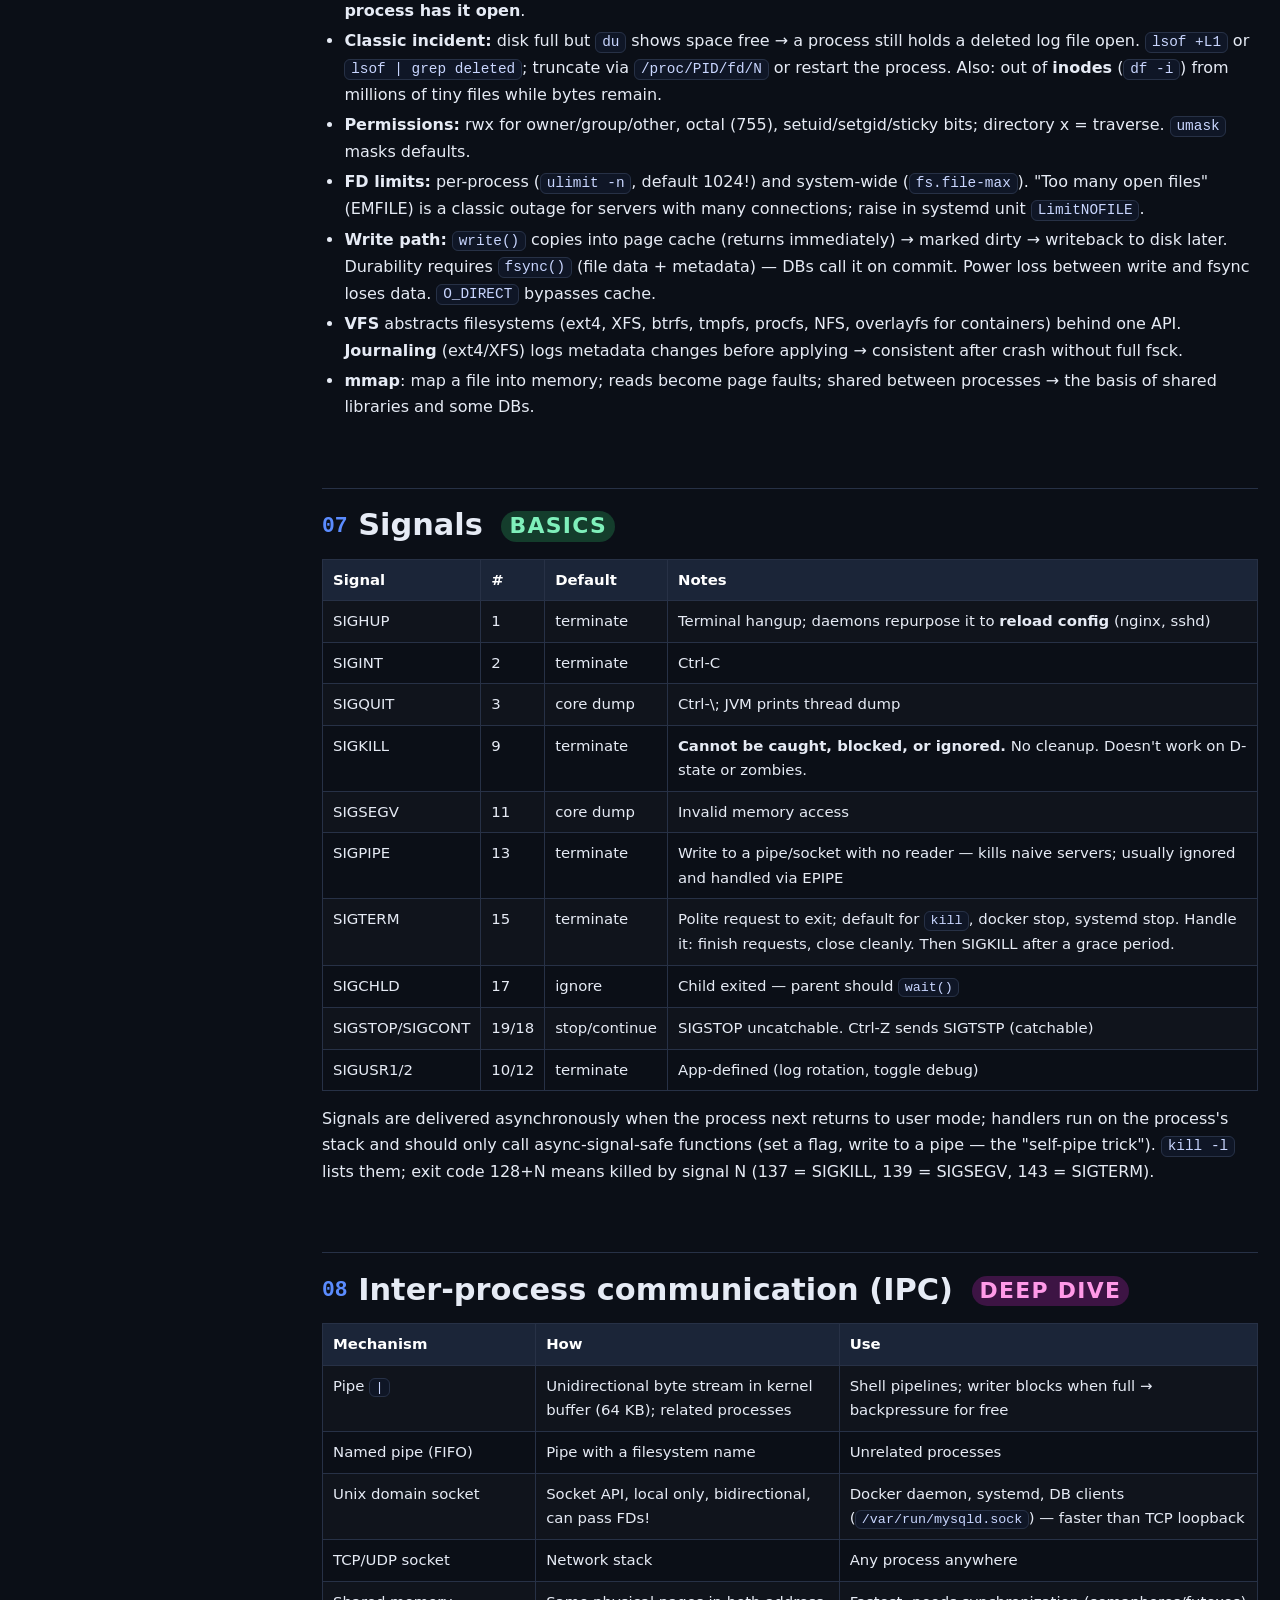
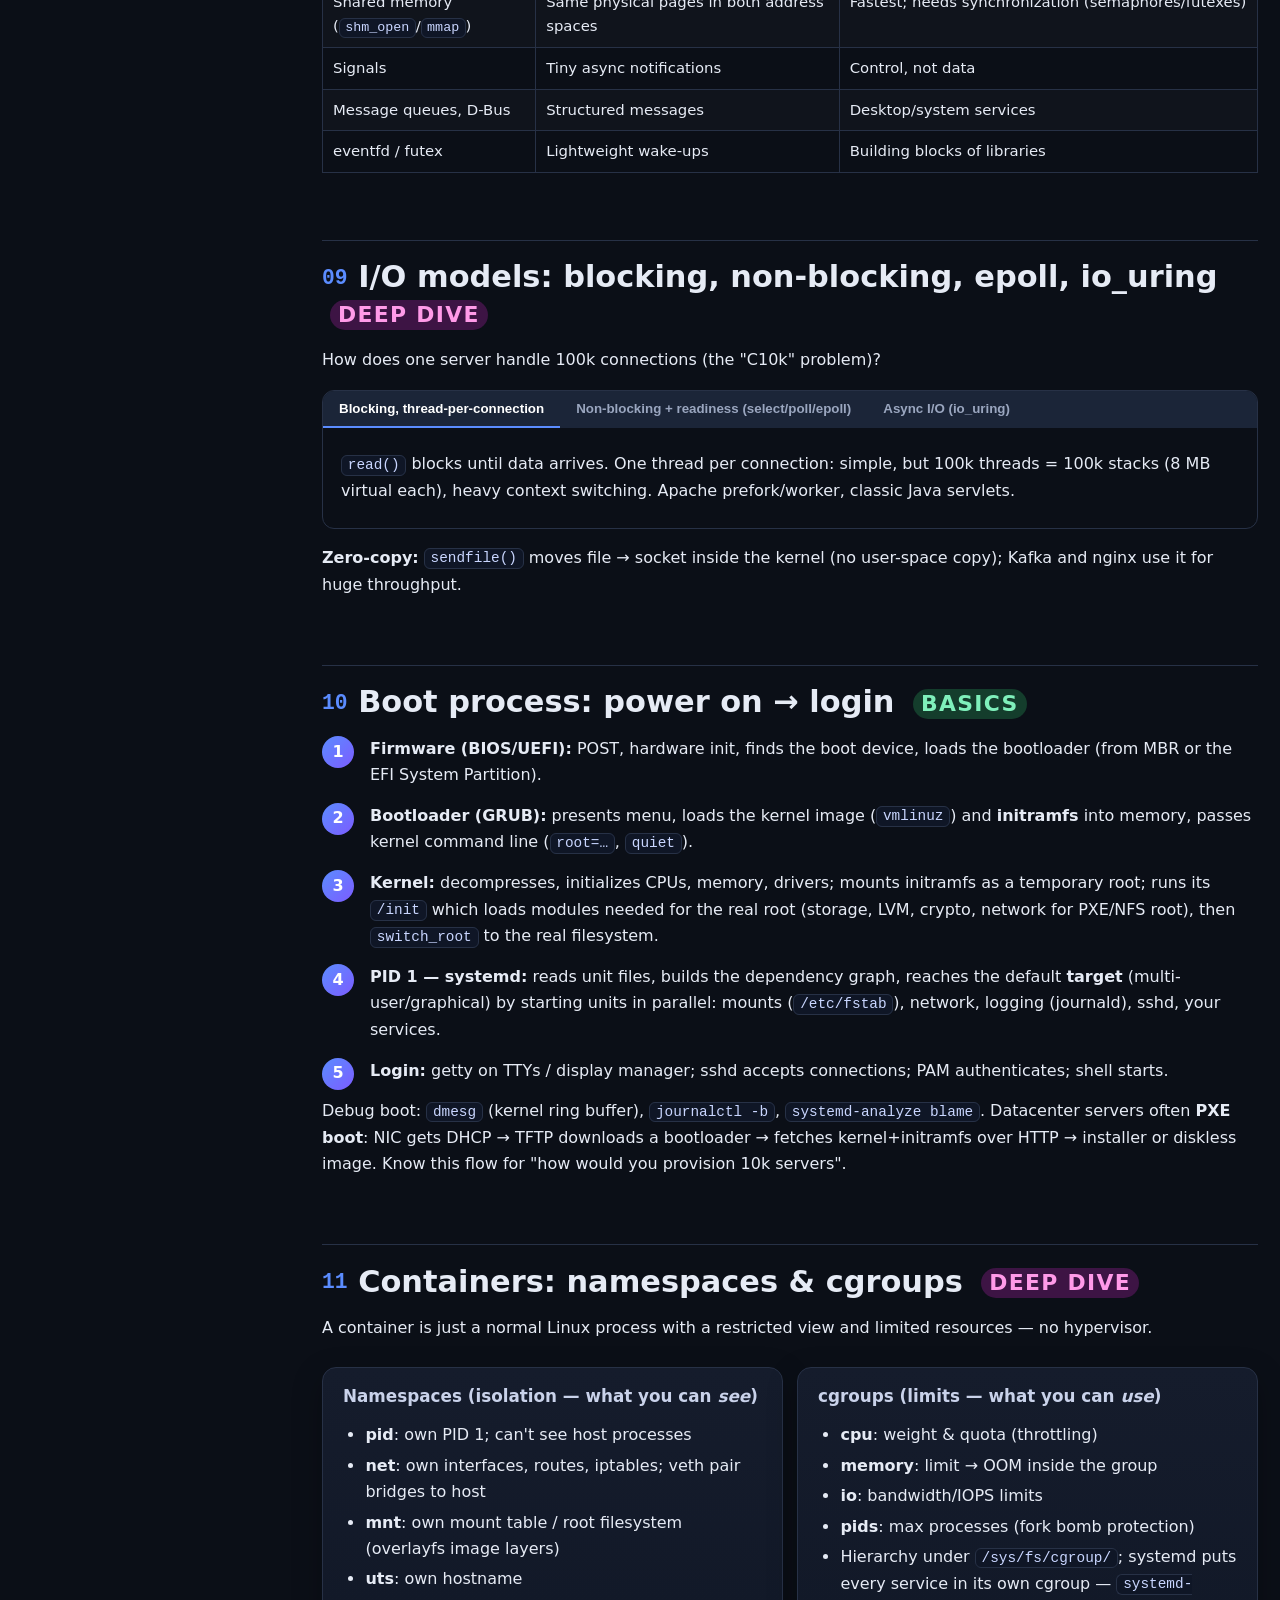
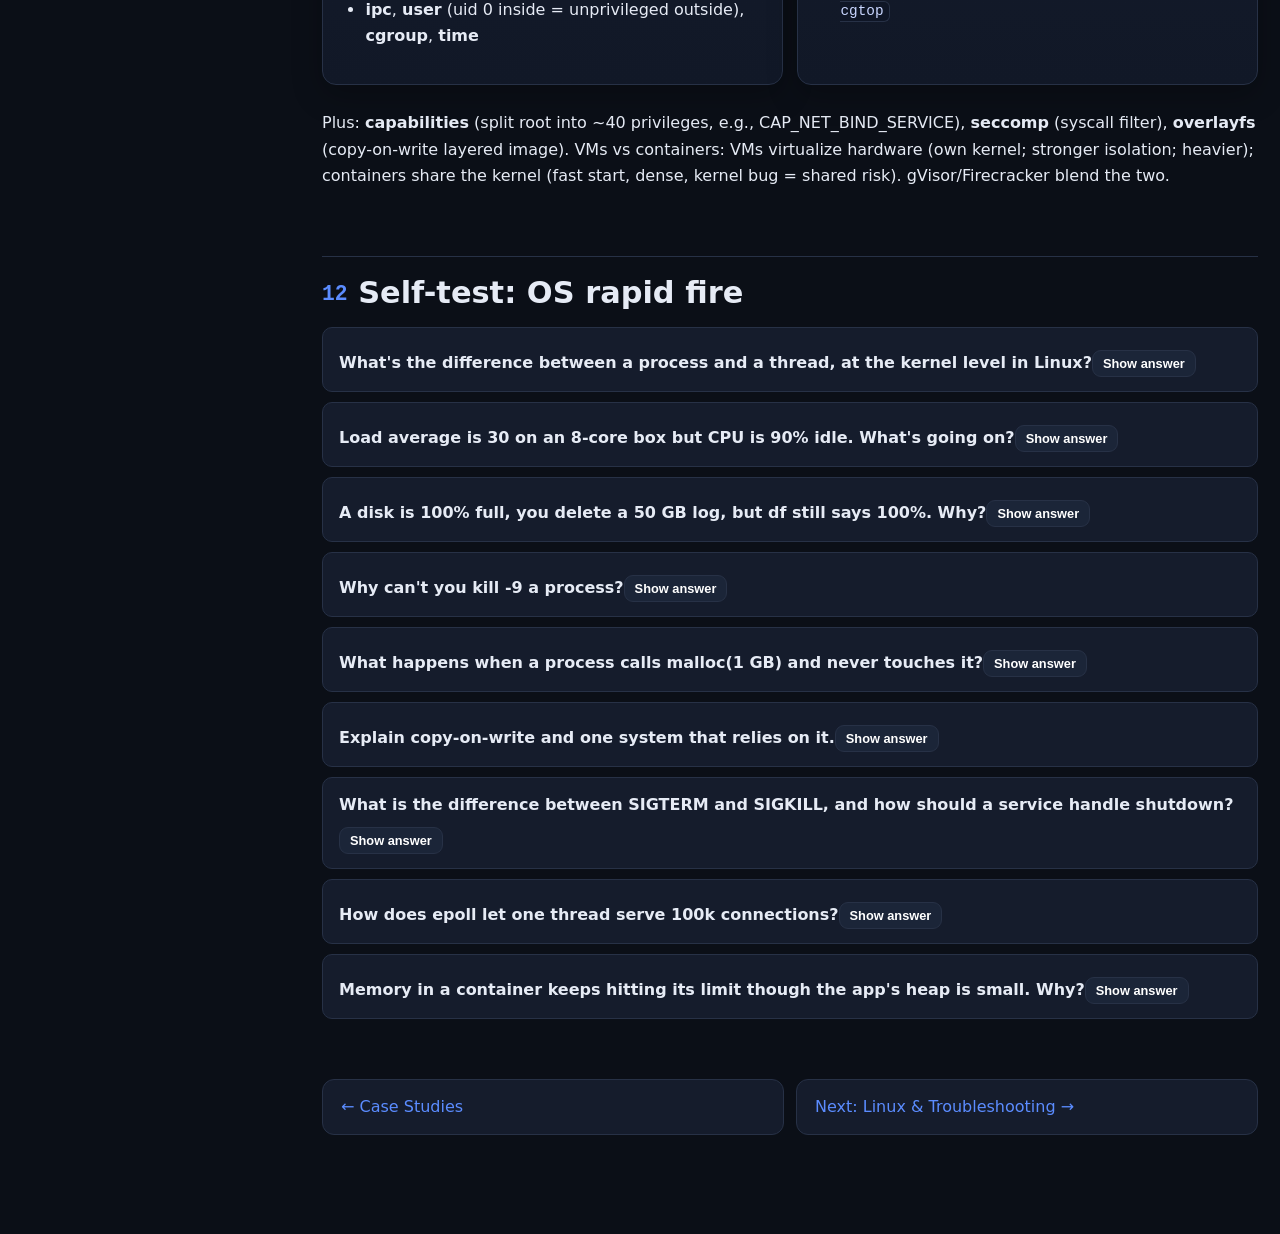
<file: os.html>
<!doctype html><html lang="en"><head><meta charset="utf-8"><meta name="viewport" content="width=device-width,initial-scale=1"><title>Operating Systems — PE Prep</title><link rel="stylesheet" href="styles.css"></head><body>
<div class="layout"><aside class="sidebar"></aside>
<main>
<section class="hero"><h1>Operating Systems</h1><p class="lead">What actually happens inside a Linux box. PE interviewers love "what happens when…" questions that walk from a shell command down through the kernel. Build the mental model here; the Linux page turns it into debugging skill.</p></section>

<h2>The big picture: kernel vs user space <span class="badge basic">basics</span></h2>
<div class="diagram"><svg viewBox="0 0 900 300" width="900">
<rect x="20" y="20" width="860" height="100" fill="#151c2c" stroke="#3a4a70" rx="10"/><text class="svg-text" x="35" y="42" font-weight="700">USER SPACE (ring 3) — unprivileged, each process has its own virtual address space</text>
<rect class="box" x="40" y="55" width="130" height="50"/><text class="svg-text" x="105" y="85" text-anchor="middle">bash</text>
<rect class="box" x="200" y="55" width="130" height="50"/><text class="svg-text" x="265" y="85" text-anchor="middle">nginx</text>
<rect class="box" x="360" y="55" width="130" height="50"/><text class="svg-text" x="425" y="85" text-anchor="middle">python app.py</text>
<rect class="box" x="520" y="55" width="130" height="50"/><text class="svg-text" x="585" y="85" text-anchor="middle">libc (glibc)</text>
<rect x="20" y="150" width="860" height="130" fill="#1a1230" stroke="#7c5cff" rx="10"/><text class="svg-text" x="35" y="172" font-weight="700">KERNEL SPACE (ring 0) — full hardware access, one shared address space</text>
<rect class="box" x="40" y="185" width="120" height="40"/><text class="svg-text" x="100" y="210" text-anchor="middle">Scheduler</text>
<rect class="box" x="175" y="185" width="120" height="40"/><text class="svg-text" x="235" y="210" text-anchor="middle">Memory mgmt (VM)</text>
<rect class="box" x="310" y="185" width="120" height="40"/><text class="svg-text" x="370" y="210" text-anchor="middle">VFS + filesystems</text>
<rect class="box" x="445" y="185" width="120" height="40"/><text class="svg-text" x="505" y="210" text-anchor="middle">Network stack</text>
<rect class="box" x="580" y="185" width="120" height="40"/><text class="svg-text" x="640" y="210" text-anchor="middle">Device drivers</text>
<rect class="box" x="715" y="185" width="145" height="40"/><text class="svg-text" x="787" y="210" text-anchor="middle">IPC, signals, cgroups</text>
<text class="svg-mono" x="35" y="265">Hardware: CPU cores, RAM, NICs, disks — only the kernel touches them directly</text>
<path class="wire anim" d="M425 105 V150"/><text class="svg-mono" x="435" y="140">syscall (read, write, open, socket, fork, mmap…) — trap into kernel, ~100ns–1µs</text>
<circle class="packet y" r="5"><animateMotion dur="1.5s" repeatCount="indefinite" path="M425 105 V150 V105"/></circle>
</svg></div>
<p>A program never touches hardware. It asks the kernel via <b>system calls</b> — the only doorway. <code>printf</code> → libc buffers → <code>write(1, buf, n)</code> syscall → kernel → tty driver. Use <code>strace</code> to see every syscall a process makes; this is the PE's X-ray.</p>

<h2>Processes <span class="badge basic">basics</span></h2>
<p>A <b>process</b> is a running program: its own <b>virtual address space</b>, file descriptors, credentials, signal handlers, and at least one thread. Tracked by the kernel in a <code>task_struct</code>; identified by a <b>PID</b>; has a parent (PPID). Everything descends from PID 1 (<code>init</code>/<code>systemd</code>).</p>
<h3>Memory layout of a process</h3>
<div class="ascii">high addresses  ┌─────────────────────────┐  0x7fff...
                │  kernel (mapped, inaccessible)
                ├─────────────────────────┤
                │  stack  ↓ grows down     │  local variables, return addresses; 8 MB default (ulimit -s); overflow → SIGSEGV
                │  ...                     │
                │  mmap region             │  shared libs (libc.so), mmap'd files, thread stacks, large mallocs
                │  ...                     │
                │  heap   ↑ grows up       │  malloc/free (brk/sbrk + mmap); fragmentation lives here
                ├─────────────────────────┤
                │  .bss   (zeroed globals) │
                │  .data  (initialized globals)
                │  .text  (code, read-only, shared between processes running the same binary)
low addresses   └─────────────────────────┘  0x400000</div>
<h3>Process states</h3>
<table><tr><th>State (ps)</th><th>Meaning</th><th>PE relevance</th></tr>
<tr><td>R — running/runnable</td><td>On a CPU or waiting in the run queue</td><td>Many R = CPU contention; counts toward load average</td></tr>
<tr><td>S — interruptible sleep</td><td>Waiting for an event (socket data, timer); wakeable by signals</td><td>Normal idle state for servers</td></tr>
<tr><td>D — uninterruptible sleep</td><td>Waiting on I/O (disk, NFS); cannot be killed until it returns</td><td><b>Counts toward load average in Linux!</b> Many D = I/O bottleneck or hung NFS. <code>kill -9</code> won't work.</td></tr>
<tr><td>T — stopped</td><td>SIGSTOP / debugger</td><td><code>Ctrl-Z</code>, gdb</td></tr>
<tr><td>Z — zombie</td><td>Exited but parent hasn't <code>wait()</code>ed; only the PID + exit status remain</td><td>Harmless individually; thousands = buggy parent leaking PIDs. Fix the parent (or kill it so init reaps).</td></tr></table>

<h3>fork, exec, wait: how every program starts <span class="badge deep">deep dive</span></h3>
<div class="stepper" data-steps='["Shell is waiting for input. You type <code>ls -l</code> and press Enter.","<b>fork()</b>: the kernel clones the shell into a child process — same code, same open FDs, copy-on-write memory (pages are shared until written; cheap even for a 1 GB process). Returns child PID to parent, 0 to child.","In the child: optional redirections — <code>dup2()</code> to point FD 1 at a file for <code>&gt; out.txt</code>. Then <b>execve(\"/bin/ls\", [\"ls\",\"-l\"], env)</b>: the kernel replaces the child&#39;s memory image with the new program. PID stays; FDs stay (unless O_CLOEXEC). Shell searched $PATH to find /bin/ls.","The dynamic loader (ld.so) maps libc and other shared libs; ls runs: <code>openat(\".\")</code>, <code>getdents64()</code> to list entries, <code>lstat()</code> on each, <code>write(1, …)</code> to the terminal.","ls calls <code>exit(0)</code> → kernel frees memory, closes FDs, sends <b>SIGCHLD</b> to the parent; the process becomes a zombie holding only its exit status.","Parent shell calls <b>waitpid()</b> → collects exit status ($? = 0) → zombie is reaped; shell prints the prompt. If the parent never waits, the zombie persists; if the parent dies first, the child is re-parented to init (orphan) which reaps it."]'>
<div class="diagram"><svg viewBox="0 0 900 200" width="900">
<rect class="box hl" x="20" y="70" width="140" height="60" data-step="0,1,2,3,4,5"/><text class="svg-text" x="90" y="95" text-anchor="middle" data-step="0,1,2,3,4,5">bash (PID 100)</text><text class="svg-mono" x="90" y="115" text-anchor="middle" data-step="0">waiting</text><text class="svg-mono" x="90" y="115" text-anchor="middle" data-step="1,2,3,4">blocked in wait()</text><text class="svg-mono" x="90" y="115" text-anchor="middle" data-step="5">$? = 0, prompt</text>
<path class="wire" d="M160 100 H300" data-step="1,2,3,4,5"/><text class="svg-mono" x="200" y="90" data-step="1">fork()</text>
<rect class="box" x="300" y="70" width="150" height="60" data-step="1"/><text class="svg-text" x="375" y="95" text-anchor="middle" data-step="1">bash copy (PID 101)</text><text class="svg-mono" x="375" y="115" text-anchor="middle" data-step="1">COW pages shared</text>
<rect class="box" x="300" y="70" width="150" height="60" data-step="2"/><text class="svg-text" x="375" y="95" text-anchor="middle" data-step="2">child: dup2, execve</text><text class="svg-mono" x="375" y="115" text-anchor="middle" data-step="2">image replaced</text>
<rect class="box hl" x="300" y="70" width="150" height="60" data-step="3"/><text class="svg-text" x="375" y="95" text-anchor="middle" data-step="3">ls (PID 101)</text><text class="svg-mono" x="375" y="115" text-anchor="middle" data-step="3">getdents, lstat, write</text>
<rect class="box" x="300" y="70" width="150" height="60" data-step="4" style="stroke:#ff5c7a"/><text class="svg-text" x="375" y="95" text-anchor="middle" data-step="4">zombie (PID 101)</text><text class="svg-mono" x="375" y="115" text-anchor="middle" data-step="4">exit status only</text>
<path class="wire" d="M450 100 H600" data-step="3"/><rect class="box" x="600" y="70" width="120" height="60" data-step="3"/><text class="svg-text" x="660" y="105" text-anchor="middle" data-step="3">terminal (FD 1)</text>
<path class="wire" d="M300 120 Q 230 170 160 120" data-step="4" stroke="#ff5c7a"/><text class="svg-mono" x="190" y="165" data-step="4">SIGCHLD</text>
<text class="svg-mono" x="300" y="105" data-step="5" text-anchor="start">(reaped — PID 101 freed)</text>
</svg></div>
<div class="controls"><button class="btn sm prev">← Prev</button><span class="count tag"></span><button class="btn sm next">Next →</button></div><div class="step-text card"></div></div>
<p><b>Copy-on-write:</b> fork doesn't copy memory; it copies page tables and marks pages read-only. The first write by either process triggers a page fault and the kernel copies that page. This makes fork cheap and is why Redis can snapshot by forking. <code>vfork</code>/<code>posix_spawn</code> exist for the fork-then-immediately-exec case.</p>
<p><b>Daemonizing</b> (old-school): fork, parent exits (child is orphaned → adopted by init), <code>setsid()</code> for a new session (no controlling terminal), fork again, chdir /, close FDs 0–2, redirect to /dev/null. systemd makes this unnecessary — it runs services in the foreground and manages them.</p>

<h2>Threads & concurrency <span class="badge basic">basics</span></h2>
<div class="compare">
<div class="card"><h4>Process</h4>Own address space. Isolation: a crash doesn't take down others. Communication needs IPC. Creation ~100 µs+ (fork COW). Context switch flushes TLB (expensive).</div>
<div class="card"><h4>Thread</h4>Shares address space, heap, FDs with sibling threads; own stack, registers, PC. Cheap communication (shared memory) but data races. Linux implements threads as tasks sharing resources (<code>clone()</code> with CLONE_VM|CLONE_FILES…); each has its own TID; <code>ps -L</code> shows them.</div>
</div>
<h3>Synchronization primitives</h3>
<ul><li><b>Mutex:</b> one owner at a time; others block (futex: fast user-space path, kernel only on contention).</li><li><b>Spinlock:</b> busy-wait; for very short critical sections, kernel/multi-core only.</li><li><b>RW lock:</b> many readers or one writer.</li><li><b>Semaphore:</b> counter; N concurrent holders. </li><li><b>Condition variable:</b> wait for a predicate, signaled by another thread; always paired with a mutex and a while-loop (spurious wakeups).</li><li><b>Atomics / CAS:</b> lock-free counters, compare-and-swap loops.</li></ul>
<h3>Deadlock</h3>
<p>Four necessary conditions (Coffman): <b>mutual exclusion</b>, <b>hold and wait</b>, <b>no preemption</b>, <b>circular wait</b>. Break one to prevent: acquire locks in a <b>global order</b> (kills circular wait), try-lock with timeout + back off, or acquire all at once. Detect via wait-for graph cycles. Related: <b>livelock</b> (everyone backs off forever), <b>starvation</b>, <b>priority inversion</b> (low-priority holder blocks high-priority waiter; fixed by priority inheritance — the Mars Pathfinder bug).</p>
<h3>Python's GIL (common PE question)</h3><p>CPython's Global Interpreter Lock lets only one thread execute Python bytecode at a time → threads don't speed up CPU-bound code (use <code>multiprocessing</code>), but do help I/O-bound code (the GIL is released during blocking I/O). asyncio: single-threaded cooperative concurrency via an event loop — ideal for many concurrent network connections.</p>

<h2>CPU scheduling <span class="badge deep">deep dive</span></h2>
<p>The scheduler decides which runnable task gets each CPU core and for how long. Linux's <b>CFS</b> (Completely Fair Scheduler; replaced by <b>EEVDF</b> in 6.6) tracks each task's <i>virtual runtime</i> and always runs the one that has had the least CPU, weighted by <b>nice</b> (−20 highest priority … +19 lowest). Tasks sit in a red-black tree ordered by vruntime. Time slices are dynamic (~1–6 ms); a sleeping task that wakes gets scheduled soon because its vruntime is low (good for interactive/I/O-bound).</p>
<ul><li><b>Context switch:</b> save registers/PC/stack pointer, switch page tables (CR3; flushes TLB unless PCID), restore the next task. ~1–5 µs direct cost + cache/TLB pollution. <code>vmstat</code> <code>cs</code> column; very high = too many threads or lock thrashing.</li><li><b>Preemptive</b> (kernel interrupts a running task on timer tick / wakeup) vs <b>cooperative</b> (task yields — e.g., goroutines before Go 1.14, asyncio).</li><li><b>Real-time classes:</b> SCHED_FIFO / SCHED_RR run before all normal tasks — dangerous if a busy loop (can lock up a core).</li><li><b>CPU affinity</b> (<code>taskset</code>), <b>NUMA</b>: memory attached to a remote socket is slower; the scheduler tries to keep tasks near their memory.</li><li><b>cgroups CPU controller:</b> shares (relative weight) and quota (hard cap: <code>cpu.max</code>) — how containers get "2 CPUs". Throttling shows up as latency spikes while CPU looks idle! Check <code>cpu.stat nr_throttled</code>.</li></ul>
<div class="callout pe"><b>Load average explained (asked constantly)</b>The 1/5/15-minute exponentially-damped averages of the number of tasks that are <b>running or runnable (R) plus in uninterruptible sleep (D)</b>. On a 4-core box, load 4 ≈ fully busy; load 8 = tasks waiting. Because of D, a high load with idle CPU means an <b>I/O bottleneck</b> (disk, NFS) — look at <code>vmstat</code> <code>b</code> column, <code>iostat</code> <code>%util</code>/<code>await</code>, <code>ps -eo stat</code> for D. Load average alone never tells you why — it's a prompt to look at CPU vs I/O.</div>

<h2>Memory: virtual memory & paging <span class="badge basic">basics</span></h2>
<p>Every process sees a private, contiguous, huge address space (48 bits = 256 TB) — an illusion. The <b>MMU</b> translates virtual addresses to physical via <b>page tables</b> (4 KB pages, 4-level tree on x86-64), cached in the <b>TLB</b>. The kernel lazily backs pages with physical RAM only when touched.</p>
<div class="diagram"><svg viewBox="0 0 900 260" width="900">
<rect class="box" x="20" y="30" width="180" height="200"/><text class="svg-text" x="110" y="52" text-anchor="middle" font-weight="700">Process A virtual</text>
<rect x="35" y="65" width="150" height="26" fill="#223055" rx="4"/><text class="svg-mono" x="110" y="83" text-anchor="middle">page 0 (code)</text>
<rect x="35" y="96" width="150" height="26" fill="#223055" rx="4"/><text class="svg-mono" x="110" y="114" text-anchor="middle">page 1 (heap)</text>
<rect x="35" y="127" width="150" height="26" fill="#223055" rx="4"/><text class="svg-mono" x="110" y="145" text-anchor="middle">page 2 (heap, untouched)</text>
<rect x="35" y="158" width="150" height="26" fill="#223055" rx="4"/><text class="svg-mono" x="110" y="176" text-anchor="middle">page 3 (libc)</text>
<rect x="35" y="189" width="150" height="26" fill="#223055" rx="4"/><text class="svg-mono" x="110" y="207" text-anchor="middle">page 4 (swapped)</text>
<rect class="box hl" x="300" y="80" width="140" height="100"/><text class="svg-text" x="370" y="105" text-anchor="middle">Page table</text><text class="svg-mono" x="370" y="125" text-anchor="middle">VPN → PFN + bits</text><text class="svg-mono" x="370" y="142" text-anchor="middle">present, R/W, dirty,</text><text class="svg-mono" x="370" y="158" text-anchor="middle">accessed, user</text>
<rect class="box" x="300" y="200" width="140" height="34"/><text class="svg-mono" x="370" y="222" text-anchor="middle">TLB (cache, ~1500 entries)</text>
<rect class="box db" x="540" y="30" width="160" height="200"/><text class="svg-text" x="620" y="52" text-anchor="middle" font-weight="700">Physical RAM</text>
<rect x="555" y="65" width="130" height="26" fill="#1a3a4a" rx="4"/><text class="svg-mono" x="620" y="83" text-anchor="middle">frame 7</text>
<rect x="555" y="96" width="130" height="26" fill="#1a3a4a" rx="4"/><text class="svg-mono" x="620" y="114" text-anchor="middle">frame 2</text>
<rect x="555" y="127" width="130" height="26" fill="#1a3a4a" rx="4"/><text class="svg-mono" x="620" y="145" text-anchor="middle">frame 9 (libc, shared)</text>
<rect x="555" y="158" width="130" height="26" fill="#1a3a4a" rx="4"/><text class="svg-mono" x="620" y="176" text-anchor="middle">page cache</text>
<rect x="555" y="189" width="130" height="26" fill="#1a3a4a" rx="4"/><text class="svg-mono" x="620" y="207" text-anchor="middle">free</text>
<rect class="box" x="760" y="150" width="120" height="80"/><text class="svg-text" x="820" y="185" text-anchor="middle">Swap (disk)</text><text class="svg-mono" x="820" y="205" text-anchor="middle">1000× slower</text>
<path class="wire" d="M185 78 L555 78"/><path class="wire" d="M185 109 L555 109"/><path class="wire" d="M185 171 L555 140"/>
<path class="wire" d="M185 202 L760 190" stroke="#ff5c7a" stroke-dasharray="4 4"/>
<text class="svg-mono" x="190" y="135" fill="#ffc857">page 2: not present → first touch = minor fault, kernel assigns a frame</text>
<text class="svg-mono" x="20" y="250">Process B maps libc to the SAME frame 9 → shared libraries use RAM once. "RSS" counts it for both → RSS over-counts; use PSS.</text>
</svg></div>
<h3>Page faults</h3>
<ul><li><b>Minor (soft) fault:</b> page not mapped but in RAM (first touch of allocated memory, COW, page cache hit) — microseconds. Normal.</li><li><b>Major (hard) fault:</b> page must be read from disk (swap-in, or file-backed page not in cache) — milliseconds. High major fault rate (<code>sar -B</code>, <code>vmstat</code> <code>si/so</code>) = memory pressure → thrashing.</li><li><b>Segfault:</b> accessing an unmapped or protected page → SIGSEGV.</li></ul>
<h3>Where memory goes (<code>free -m</code> is misleading)</h3>
<div class="ascii">              total        used        free      shared  buff/cache   available
Mem:          64000       21000        2000         300       41000       42000
                                        ▲                      ▲              ▲
                          "free" is tiny — GOOD      page cache: file data  what you can actually allocate
                          unused RAM is wasted RAM   kernel evicts it on demand  (free + reclaimable cache)</div>
<ul><li><b>Page cache:</b> kernel caches file contents in otherwise-idle RAM; reads hit RAM, writes become <b>dirty pages</b> flushed by background writeback (every ~30 s or when dirty ratio exceeded). This is why the second read of a file is instant and why <code>sync</code> exists.</li><li><b>RSS</b> (resident set), <b>VSZ</b> (virtual size — meaningless for leaks), <b>PSS</b> (proportional, splits shared), <b>USS</b> (unique). Leak hunting: watch RSS/USS over time.</li><li><b>Anonymous</b> memory (heap/stack; only reclaimable to swap) vs <b>file-backed</b> (reclaimable by dropping).</li><li><b>Huge pages</b> (2 MB): fewer TLB misses for big-memory apps (DBs). <b>Transparent huge pages</b> can cause latency spikes (compaction) — DBs often disable them.</li><li><b>Overcommit:</b> Linux lets you malloc more than exists (<code>vm.overcommit_memory</code>); the bill comes due on touch → OOM.</li></ul>
<h3>The OOM killer <span class="badge pe">PE</span></h3>
<p>When RAM + swap are exhausted and nothing is reclaimable, the kernel picks a process to kill based on <code>oom_score</code> (mostly RSS; tunable with <code>oom_score_adj</code> −1000…1000). Log in <code>dmesg</code>: <code>Out of memory: Killed process 1234 (java) total-vm:… anon-rss:…</code>. In cgroups (containers), the <i>container's</i> limit triggers a cgroup OOM, killing a process inside — Kubernetes reports <code>OOMKilled</code>, exit code 137. Debug: <code>dmesg -T | grep -i oom</code>, cgroup <code>memory.events</code>, check for a leak (RSS growth) vs undersized limit vs page-cache-counted-against-cgroup confusion.</p>
<h3>Swap: friend or foe?</h3><p>Swap lets the kernel move rarely-used anonymous pages to disk to keep more page cache. A little swapping of cold pages is fine; <b>sustained swapping (si/so in vmstat)</b> means thrashing — latency goes 1000×. Many fleets run swapless so failure is a fast, clean OOM instead of slow death; others use small swap + <code>vm.swappiness</code> tuning. Know both arguments.</p>

<h2>Files, file descriptors & the VFS <span class="badge basic">basics</span></h2>
<p>"Everything is a file": regular files, directories, devices, pipes, sockets are all accessed via <b>file descriptors</b> — small integers indexing the process's FD table → open file description (offset, flags) → inode. FD 0 = stdin, 1 = stdout, 2 = stderr.</p>
<div class="ascii">process FD table         open file table (system-wide)        inode (per file on disk)
┌───┬────────┐           ┌────────────────────────┐          ┌──────────────────────┐
│ 0 │ ───────┼─────────► │ /dev/pts/3  off=0 RDWR │          │ ino 48213, mode 0644 │
│ 1 │ ───────┼──┐        ├────────────────────────┤          │ uid, gid, size, times│
│ 2 │ ───────┼──┴──────► │ /dev/pts/3  (shared)   │          │ link count = 1       │
│ 3 │ ───────┼─────────► │ /var/log/app.log       ├────────► │ block pointers ──► data blocks
│ 4 │ ───────┼─────────► │ socket TCP :443        │          └──────────────────────┘
└───┴────────┘           └────────────────────────┘
fork() copies the FD table → child shares the SAME open file descriptions (shared offset!) — why redirected output from parent+child interleaves correctly.</div>
<ul><li><b>Inode</b> stores metadata + where data blocks are — <i>not</i> the filename. The <b>directory</b> is a file mapping names → inode numbers. <b>Hard link</b> = another name for the same inode (link count++); <b>symlink</b> = a file containing a path. Deleting a file = <code>unlink</code>: remove the name, decrement count; data freed only when count = 0 <b>and no process has it open</b>.</li><li><b>Classic incident:</b> disk full but <code>du</code> shows space free → a process still holds a deleted log file open. <code>lsof +L1</code> or <code>lsof | grep deleted</code>; truncate via <code>/proc/PID/fd/N</code> or restart the process. Also: out of <b>inodes</b> (<code>df -i</code>) from millions of tiny files while bytes remain.</li><li><b>Permissions:</b> rwx for owner/group/other, octal (755), setuid/setgid/sticky bits; directory x = traverse. <code>umask</code> masks defaults.</li><li><b>FD limits:</b> per-process (<code>ulimit -n</code>, default 1024!) and system-wide (<code>fs.file-max</code>). "Too many open files" (EMFILE) is a classic outage for servers with many connections; raise in systemd unit <code>LimitNOFILE</code>.</li><li><b>Write path:</b> <code>write()</code> copies into page cache (returns immediately) → marked dirty → writeback to disk later. Durability requires <code>fsync()</code> (file data + metadata) — DBs call it on commit. Power loss between write and fsync loses data. <code>O_DIRECT</code> bypasses cache.</li><li><b>VFS</b> abstracts filesystems (ext4, XFS, btrfs, tmpfs, procfs, NFS, overlayfs for containers) behind one API. <b>Journaling</b> (ext4/XFS) logs metadata changes before applying → consistent after crash without full fsck.</li><li><b>mmap</b>: map a file into memory; reads become page faults; shared between processes → the basis of shared libraries and some DBs.</li></ul>

<h2>Signals <span class="badge basic">basics</span></h2>
<table><tr><th>Signal</th><th>#</th><th>Default</th><th>Notes</th></tr>
<tr><td>SIGHUP</td><td>1</td><td>terminate</td><td>Terminal hangup; daemons repurpose it to <b>reload config</b> (nginx, sshd)</td></tr>
<tr><td>SIGINT</td><td>2</td><td>terminate</td><td>Ctrl-C</td></tr>
<tr><td>SIGQUIT</td><td>3</td><td>core dump</td><td>Ctrl-\; JVM prints thread dump</td></tr>
<tr><td>SIGKILL</td><td>9</td><td>terminate</td><td><b>Cannot be caught, blocked, or ignored.</b> No cleanup. Doesn't work on D-state or zombies.</td></tr>
<tr><td>SIGSEGV</td><td>11</td><td>core dump</td><td>Invalid memory access</td></tr>
<tr><td>SIGPIPE</td><td>13</td><td>terminate</td><td>Write to a pipe/socket with no reader — kills naive servers; usually ignored and handled via EPIPE</td></tr>
<tr><td>SIGTERM</td><td>15</td><td>terminate</td><td>Polite request to exit; default for <code>kill</code>, docker stop, systemd stop. Handle it: finish requests, close cleanly. Then SIGKILL after a grace period.</td></tr>
<tr><td>SIGCHLD</td><td>17</td><td>ignore</td><td>Child exited — parent should <code>wait()</code></td></tr>
<tr><td>SIGSTOP/SIGCONT</td><td>19/18</td><td>stop/continue</td><td>SIGSTOP uncatchable. Ctrl-Z sends SIGTSTP (catchable)</td></tr>
<tr><td>SIGUSR1/2</td><td>10/12</td><td>terminate</td><td>App-defined (log rotation, toggle debug)</td></tr></table>
<p>Signals are delivered asynchronously when the process next returns to user mode; handlers run on the process's stack and should only call async-signal-safe functions (set a flag, write to a pipe — the "self-pipe trick"). <code>kill -l</code> lists them; exit code 128+N means killed by signal N (137 = SIGKILL, 139 = SIGSEGV, 143 = SIGTERM).</p>

<h2>Inter-process communication (IPC) <span class="badge deep">deep dive</span></h2>
<table><tr><th>Mechanism</th><th>How</th><th>Use</th></tr>
<tr><td>Pipe <code>|</code></td><td>Unidirectional byte stream in kernel buffer (64 KB); related processes</td><td>Shell pipelines; writer blocks when full → backpressure for free</td></tr>
<tr><td>Named pipe (FIFO)</td><td>Pipe with a filesystem name</td><td>Unrelated processes</td></tr>
<tr><td>Unix domain socket</td><td>Socket API, local only, bidirectional, can pass FDs!</td><td>Docker daemon, systemd, DB clients (<code>/var/run/mysqld.sock</code>) — faster than TCP loopback</td></tr>
<tr><td>TCP/UDP socket</td><td>Network stack</td><td>Any process anywhere</td></tr>
<tr><td>Shared memory (<code>shm_open</code>/<code>mmap</code>)</td><td>Same physical pages in both address spaces</td><td>Fastest; needs synchronization (semaphores/futexes)</td></tr>
<tr><td>Signals</td><td>Tiny async notifications</td><td>Control, not data</td></tr>
<tr><td>Message queues, D-Bus</td><td>Structured messages</td><td>Desktop/system services</td></tr>
<tr><td>eventfd / futex</td><td>Lightweight wake-ups</td><td>Building blocks of libraries</td></tr></table>

<h2>I/O models: blocking, non-blocking, epoll, io_uring <span class="badge deep">deep dive</span></h2>
<p>How does one server handle 100k connections (the "C10k" problem)?</p>
<div class="tabs">
<div class="tab" data-title="Blocking, thread-per-connection"><p><code>read()</code> blocks until data arrives. One thread per connection: simple, but 100k threads = 100k stacks (8 MB virtual each), heavy context switching. Apache prefork/worker, classic Java servlets.</p></div>
<div class="tab" data-title="Non-blocking + readiness (select/poll/epoll)"><p>Set sockets <code>O_NONBLOCK</code>; ask the kernel "which of these FDs are ready?" <code>select</code>/<code>poll</code> are O(n) per call; <b><code>epoll</code></b> (Linux) registers interest once and returns only ready FDs in O(1) — scales to millions. One thread runs an <b>event loop</b>: wait → handle ready events (never block) → repeat. nginx, Node.js, Redis, HAProxy, Go's netpoller, Python asyncio all do this. Level-triggered vs edge-triggered modes. Multi-core: one event loop per core (nginx workers, SO_REUSEPORT).</p></div>
<div class="tab" data-title="Async I/O (io_uring)"><p>Submit operations to a ring buffer shared with the kernel; kernel completes them asynchronously and posts completions — no syscall per operation, works for files too (epoll doesn't help with regular file reads, which always "block"). The modern high-performance path.</p></div>
</div>
<p><b>Zero-copy:</b> <code>sendfile()</code> moves file → socket inside the kernel (no user-space copy); Kafka and nginx use it for huge throughput.</p>

<h2>Boot process: power on → login <span class="badge basic">basics</span></h2>
<div class="steps">
<div class="step"><b>Firmware (BIOS/UEFI):</b> POST, hardware init, finds the boot device, loads the bootloader (from MBR or the EFI System Partition).</div>
<div class="step"><b>Bootloader (GRUB):</b> presents menu, loads the kernel image (<code>vmlinuz</code>) and <b>initramfs</b> into memory, passes kernel command line (<code>root=…</code>, <code>quiet</code>).</div>
<div class="step"><b>Kernel:</b> decompresses, initializes CPUs, memory, drivers; mounts initramfs as a temporary root; runs its <code>/init</code> which loads modules needed for the real root (storage, LVM, crypto, network for PXE/NFS root), then <code>switch_root</code> to the real filesystem.</div>
<div class="step"><b>PID 1 — systemd:</b> reads unit files, builds the dependency graph, reaches the default <b>target</b> (multi-user/graphical) by starting units in parallel: mounts (<code>/etc/fstab</code>), network, logging (journald), sshd, your services.</div>
<div class="step"><b>Login:</b> getty on TTYs / display manager; sshd accepts connections; PAM authenticates; shell starts.</div>
</div>
<p>Debug boot: <code>dmesg</code> (kernel ring buffer), <code>journalctl -b</code>, <code>systemd-analyze blame</code>. Datacenter servers often <b>PXE boot</b>: NIC gets DHCP → TFTP downloads a bootloader → fetches kernel+initramfs over HTTP → installer or diskless image. Know this flow for "how would you provision 10k servers".</p>

<h2>Containers: namespaces & cgroups <span class="badge deep">deep dive</span></h2>
<p>A container is just a normal Linux process with a restricted view and limited resources — no hypervisor.</p>
<div class="compare">
<div class="card"><h4>Namespaces (isolation — what you can <i>see</i>)</h4><ul><li><b>pid</b>: own PID 1; can't see host processes</li><li><b>net</b>: own interfaces, routes, iptables; veth pair bridges to host</li><li><b>mnt</b>: own mount table / root filesystem (overlayfs image layers)</li><li><b>uts</b>: own hostname</li><li><b>ipc</b>, <b>user</b> (uid 0 inside = unprivileged outside), <b>cgroup</b>, <b>time</b></li></ul></div>
<div class="card"><h4>cgroups (limits — what you can <i>use</i>)</h4><ul><li><b>cpu</b>: weight & quota (throttling)</li><li><b>memory</b>: limit → OOM inside the group</li><li><b>io</b>: bandwidth/IOPS limits</li><li><b>pids</b>: max processes (fork bomb protection)</li><li>Hierarchy under <code>/sys/fs/cgroup/</code>; systemd puts every service in its own cgroup — <code>systemd-cgtop</code></li></ul></div>
</div>
<p>Plus: <b>capabilities</b> (split root into ~40 privileges, e.g., CAP_NET_BIND_SERVICE), <b>seccomp</b> (syscall filter), <b>overlayfs</b> (copy-on-write layered image). VMs vs containers: VMs virtualize hardware (own kernel; stronger isolation; heavier); containers share the kernel (fast start, dense, kernel bug = shared risk). gVisor/Firecracker blend the two.</p>

<h2>Self-test: OS rapid fire</h2>
<div class="quiz">
<div class="q"><b>What's the difference between a process and a thread, at the kernel level in Linux?</b><div class="ans">Both are tasks (task_struct) created with clone(). A thread is a task created with flags that share the address space (CLONE_VM), FDs (CLONE_FILES), signal handlers, etc. with its creator; a process gets copies (COW). Threads share a thread-group ID (the PID you see); each has its own TID, stack, registers.</div></div>
<div class="q"><b>Load average is 30 on an 8-core box but CPU is 90% idle. What's going on?</b><div class="ans">Tasks in uninterruptible (D) sleep count toward load. Likely an I/O bottleneck: disk saturated, or a hung NFS mount. Check <code>vmstat 1</code> (b column, wa%), <code>iostat -x 1</code> (await, %util), <code>ps -eo pid,stat,wchan,cmd | awk '$2 ~ /D/'</code>.</div></div>
<div class="q"><b>A disk is 100% full, you delete a 50 GB log, but df still says 100%. Why?</b><div class="ans">A process still holds the file open; unlink removed the name but the inode and blocks stay until the last FD closes. Find it with <code>lsof +L1</code>; truncate via <code>: > /proc/PID/fd/N</code> or restart/HUP the process. Prevention: logrotate with copytruncate or signal the app to reopen logs.</div></div>
<div class="q"><b>Why can't you kill -9 a process?</b><div class="ans">Either it's in D state (uninterruptible I/O wait — the signal is delivered when the syscall returns, which may be never if the storage is hung) or it's a zombie (already dead; nothing to kill — reap by fixing/killing the parent). Also possible: PID 1 in a container ignores signals it has no handler for.</div></div>
<div class="q"><b>What happens when a process calls malloc(1 GB) and never touches it?</b><div class="ans">glibc uses mmap for large allocations → the kernel just reserves virtual address range (VSZ grows); no physical pages are assigned (RSS unchanged) until pages are touched (minor faults). With overcommit, even allocating more than physical RAM succeeds.</div></div>
<div class="q"><b>Explain copy-on-write and one system that relies on it.</b><div class="ans">After fork, parent and child share physical pages marked read-only; a write triggers a page fault and the kernel copies just that page. Redis BGSAVE forks and the child writes the snapshot while the parent keeps serving — memory only grows by the pages modified during the save.</div></div>
<div class="q"><b>What is the difference between SIGTERM and SIGKILL, and how should a service handle shutdown?</b><div class="ans">SIGTERM is catchable: stop accepting new work, finish in-flight requests, flush, close, exit (graceful). SIGKILL is uncatchable, immediate — no cleanup; data in process memory is lost. Orchestrators send TERM, wait a grace period (30 s), then KILL.</div></div>
<div class="q"><b>How does epoll let one thread serve 100k connections?</b><div class="ans">Sockets are non-blocking; the thread registers them with epoll once; epoll_wait returns only the FDs that are ready (O(ready), not O(n)). The event loop processes each ready socket without blocking and goes back to waiting; idle connections cost only memory, not threads.</div></div>
<div class="q"><b>Memory in a container keeps hitting its limit though the app's heap is small. Why?</b><div class="ans">cgroup memory accounting includes page cache (file reads/writes by the container) and kernel memory, not just anonymous RSS. Check memory.stat (file vs anon). Cache is reclaimable so it rarely causes OOM, but it inflates usage graphs; if OOM does happen, it's anon memory — look for leaks or set a realistic limit.</div></div>
</div>

<div class="footer-nav"><a href="case-studies.html">← Case Studies</a><a href="linux.html">Next: Linux & Troubleshooting →</a></div>
</main></div>
<script src="app.js"></script></body></html>
</file>
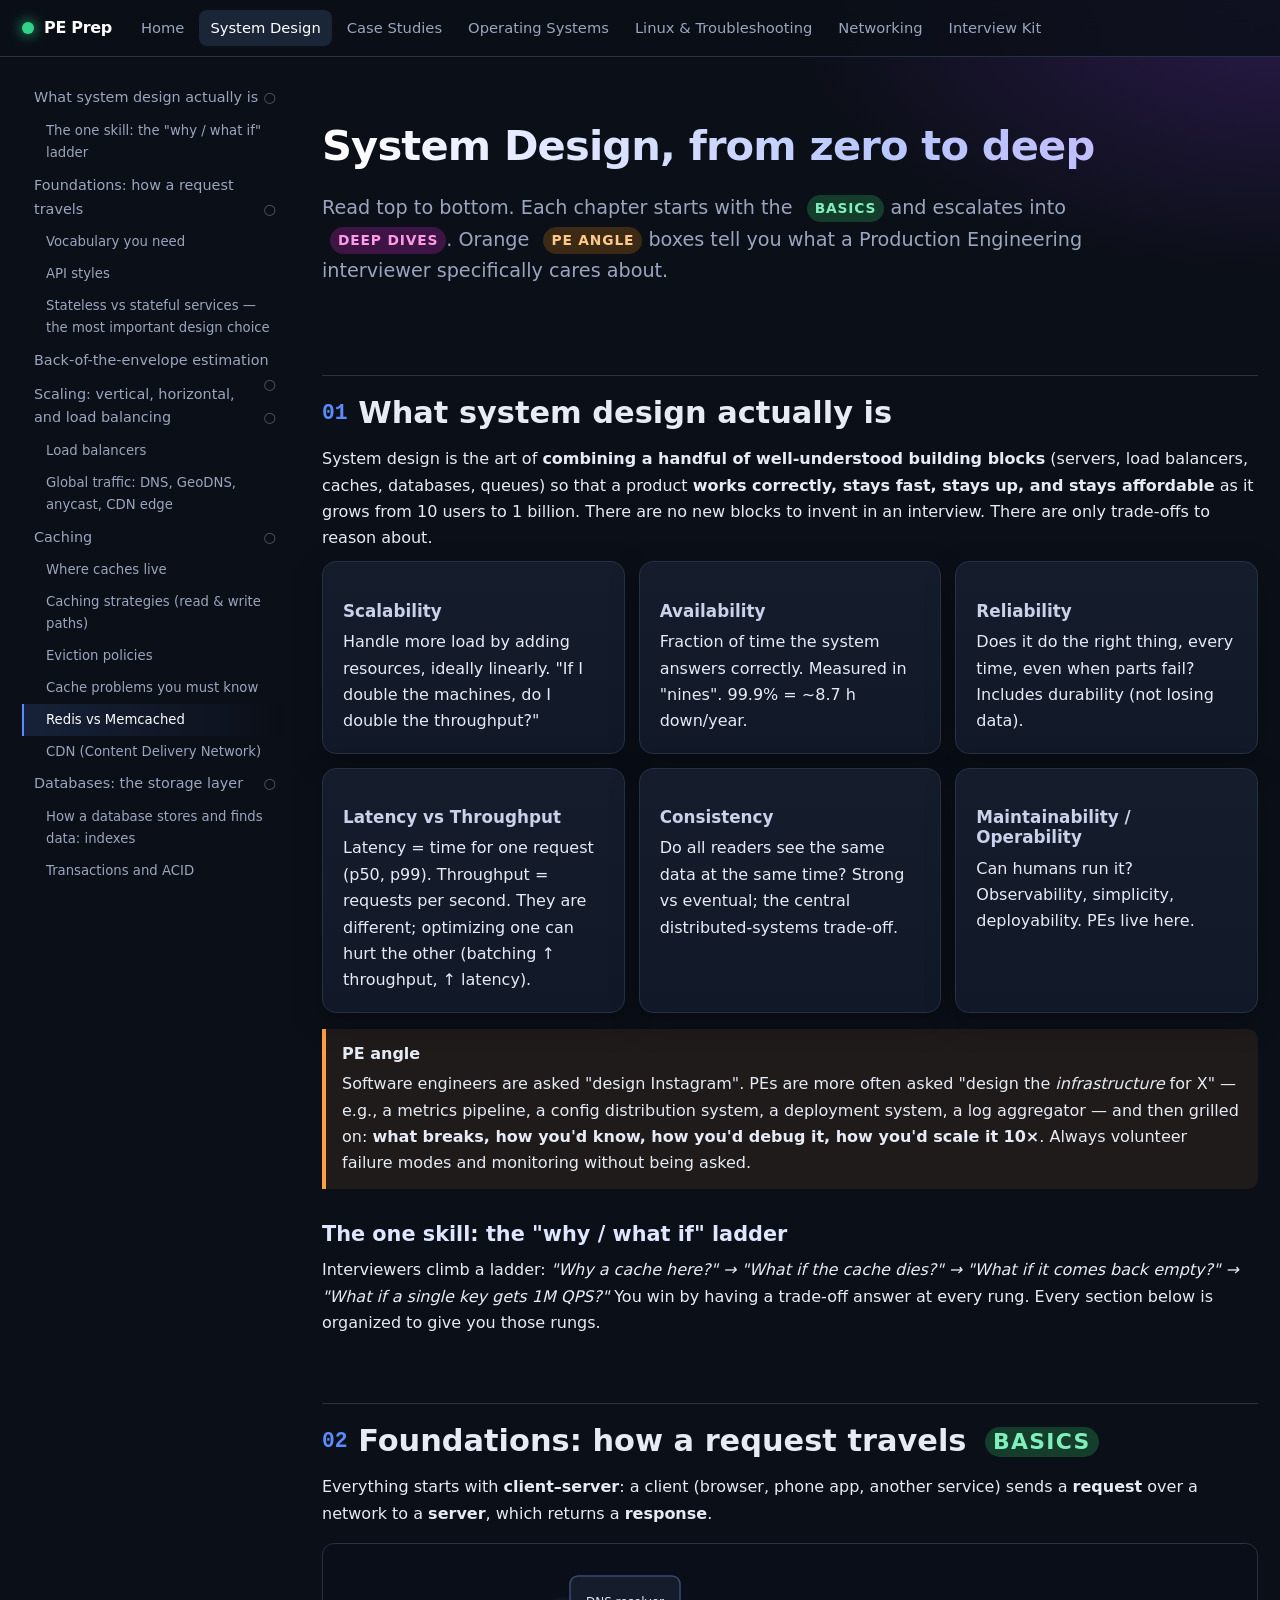
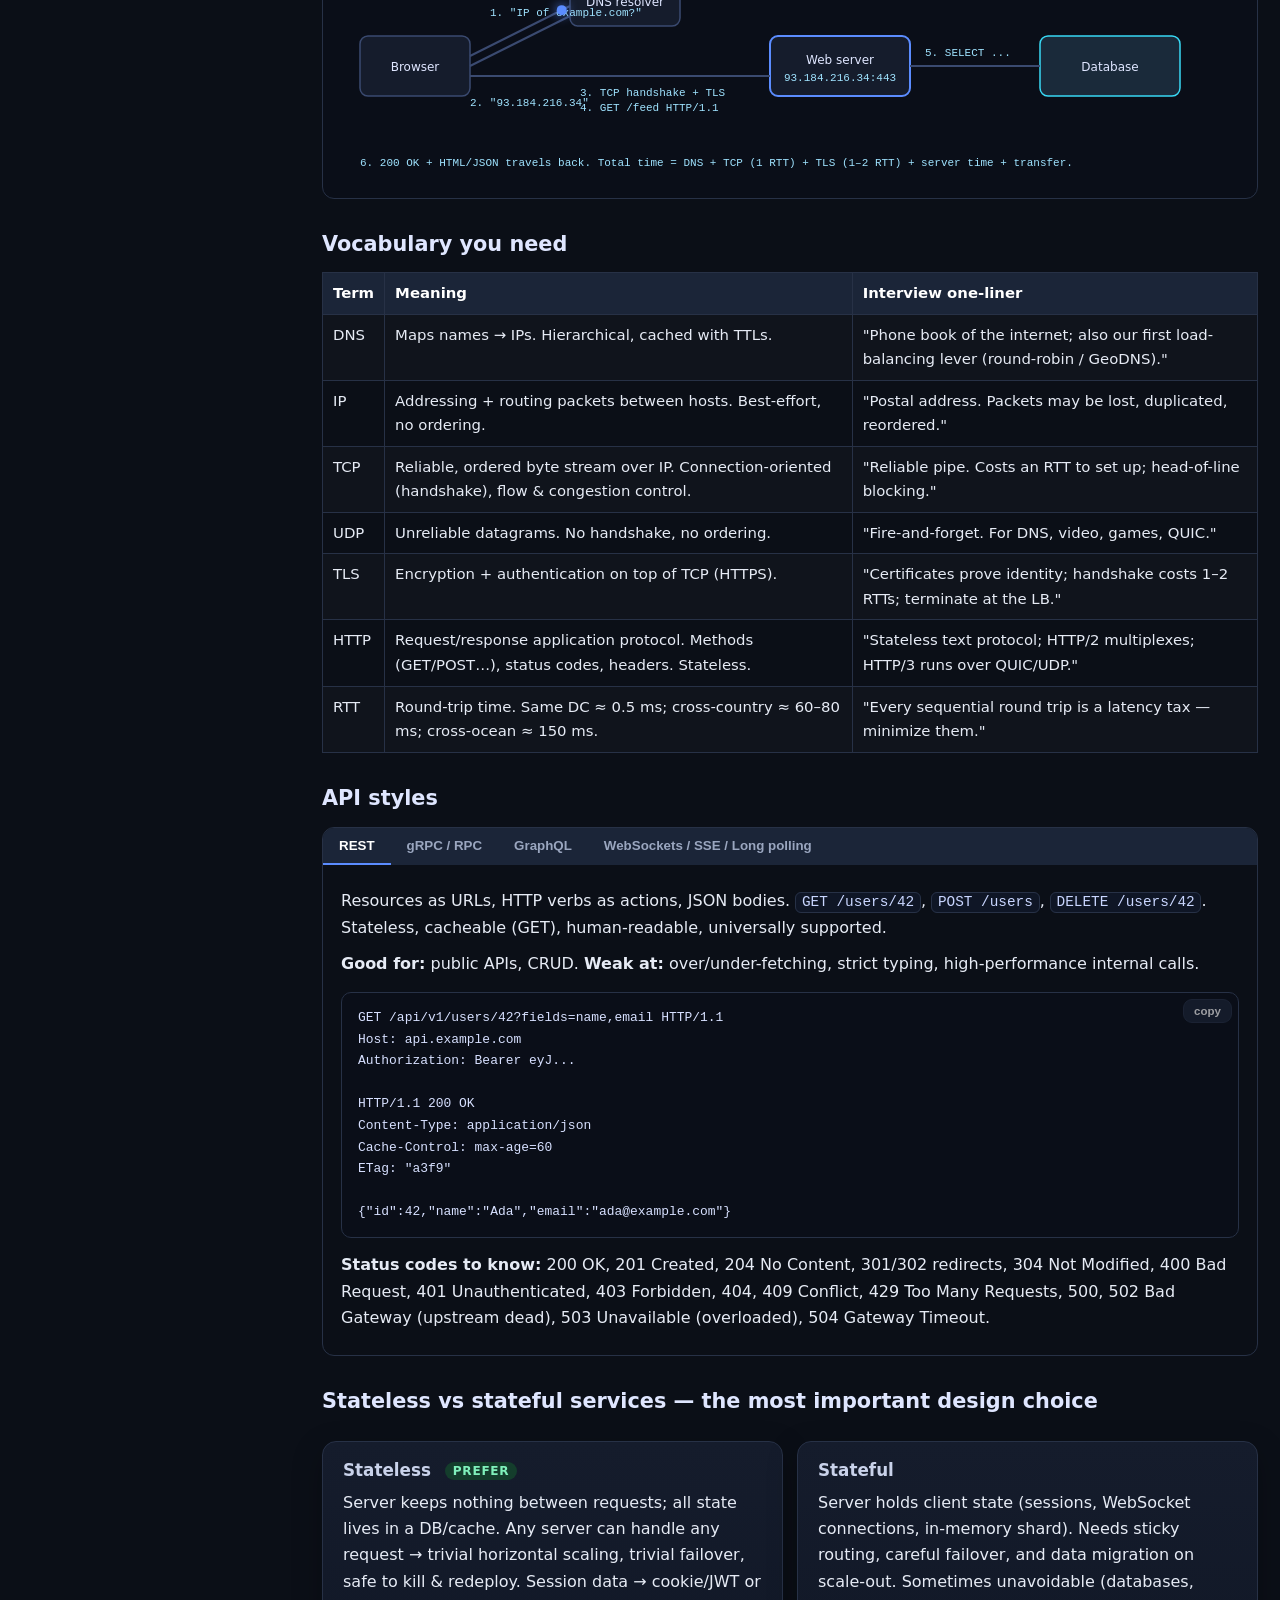
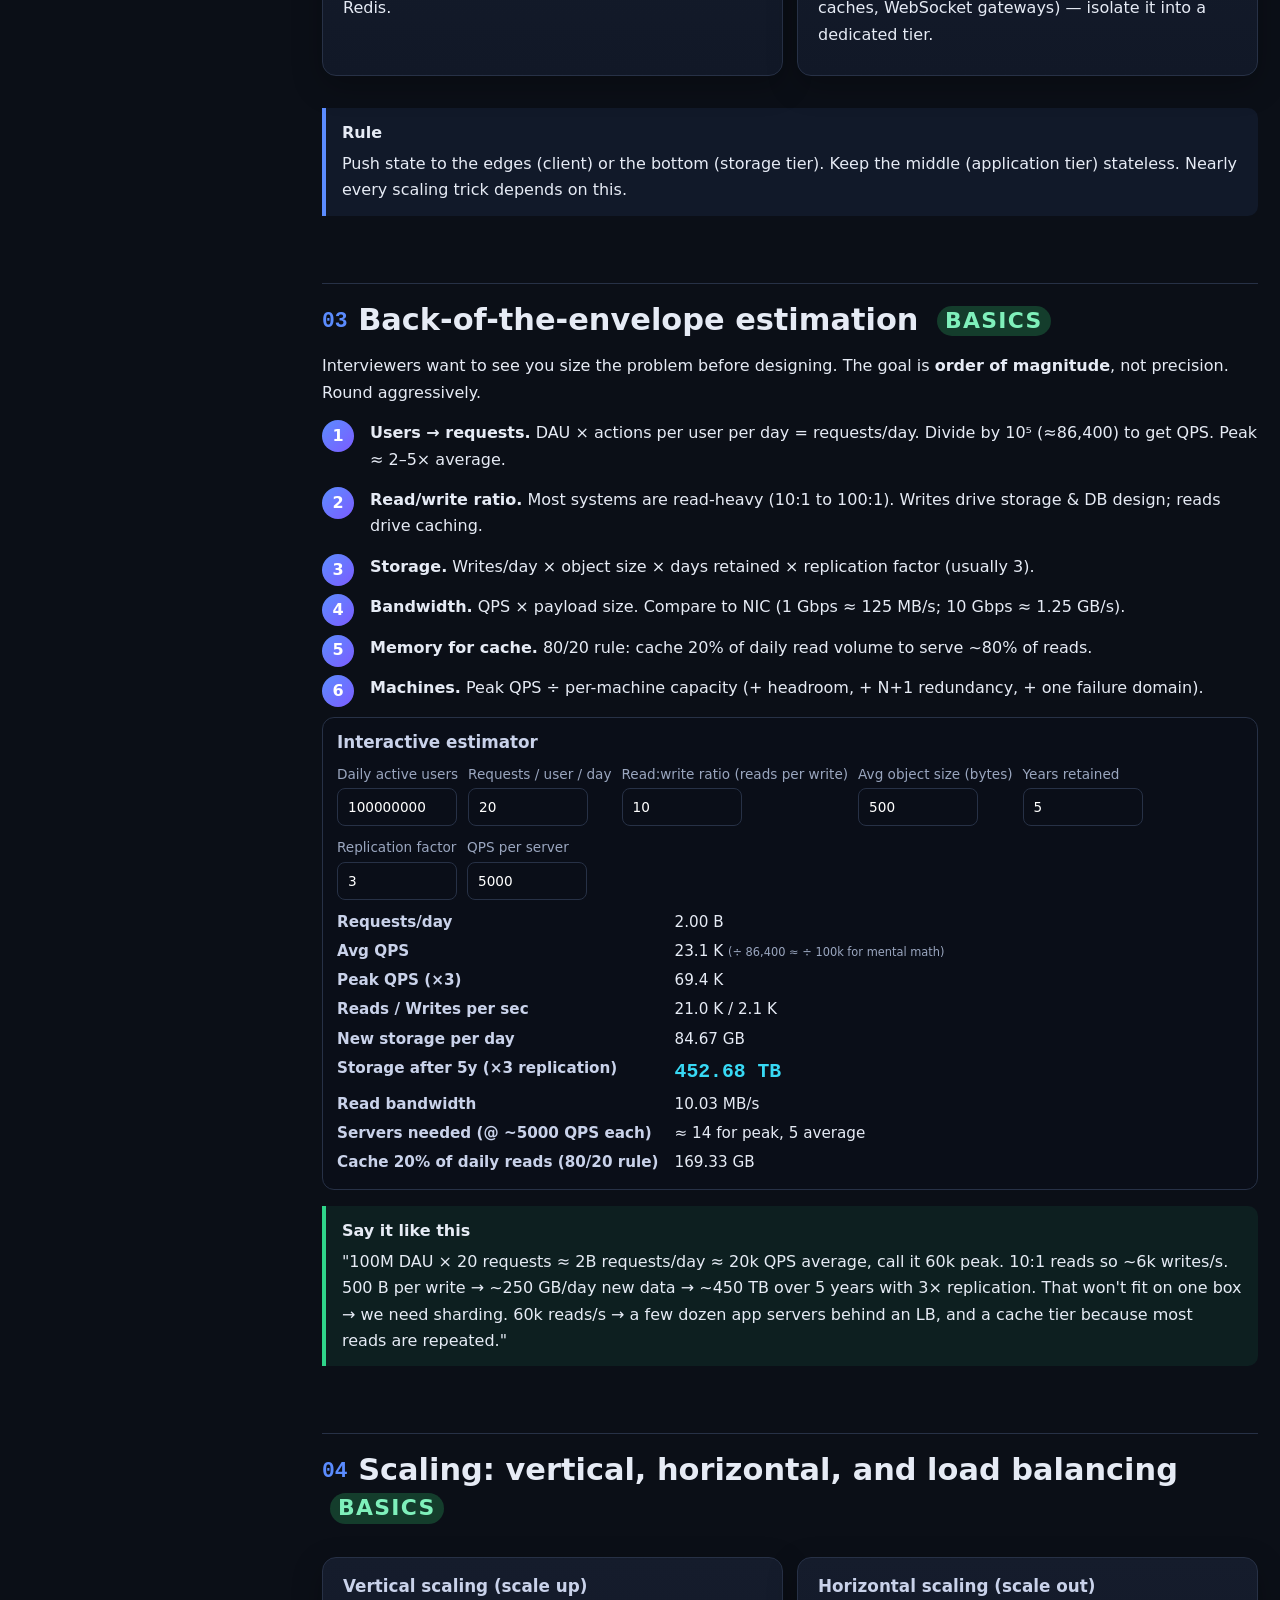
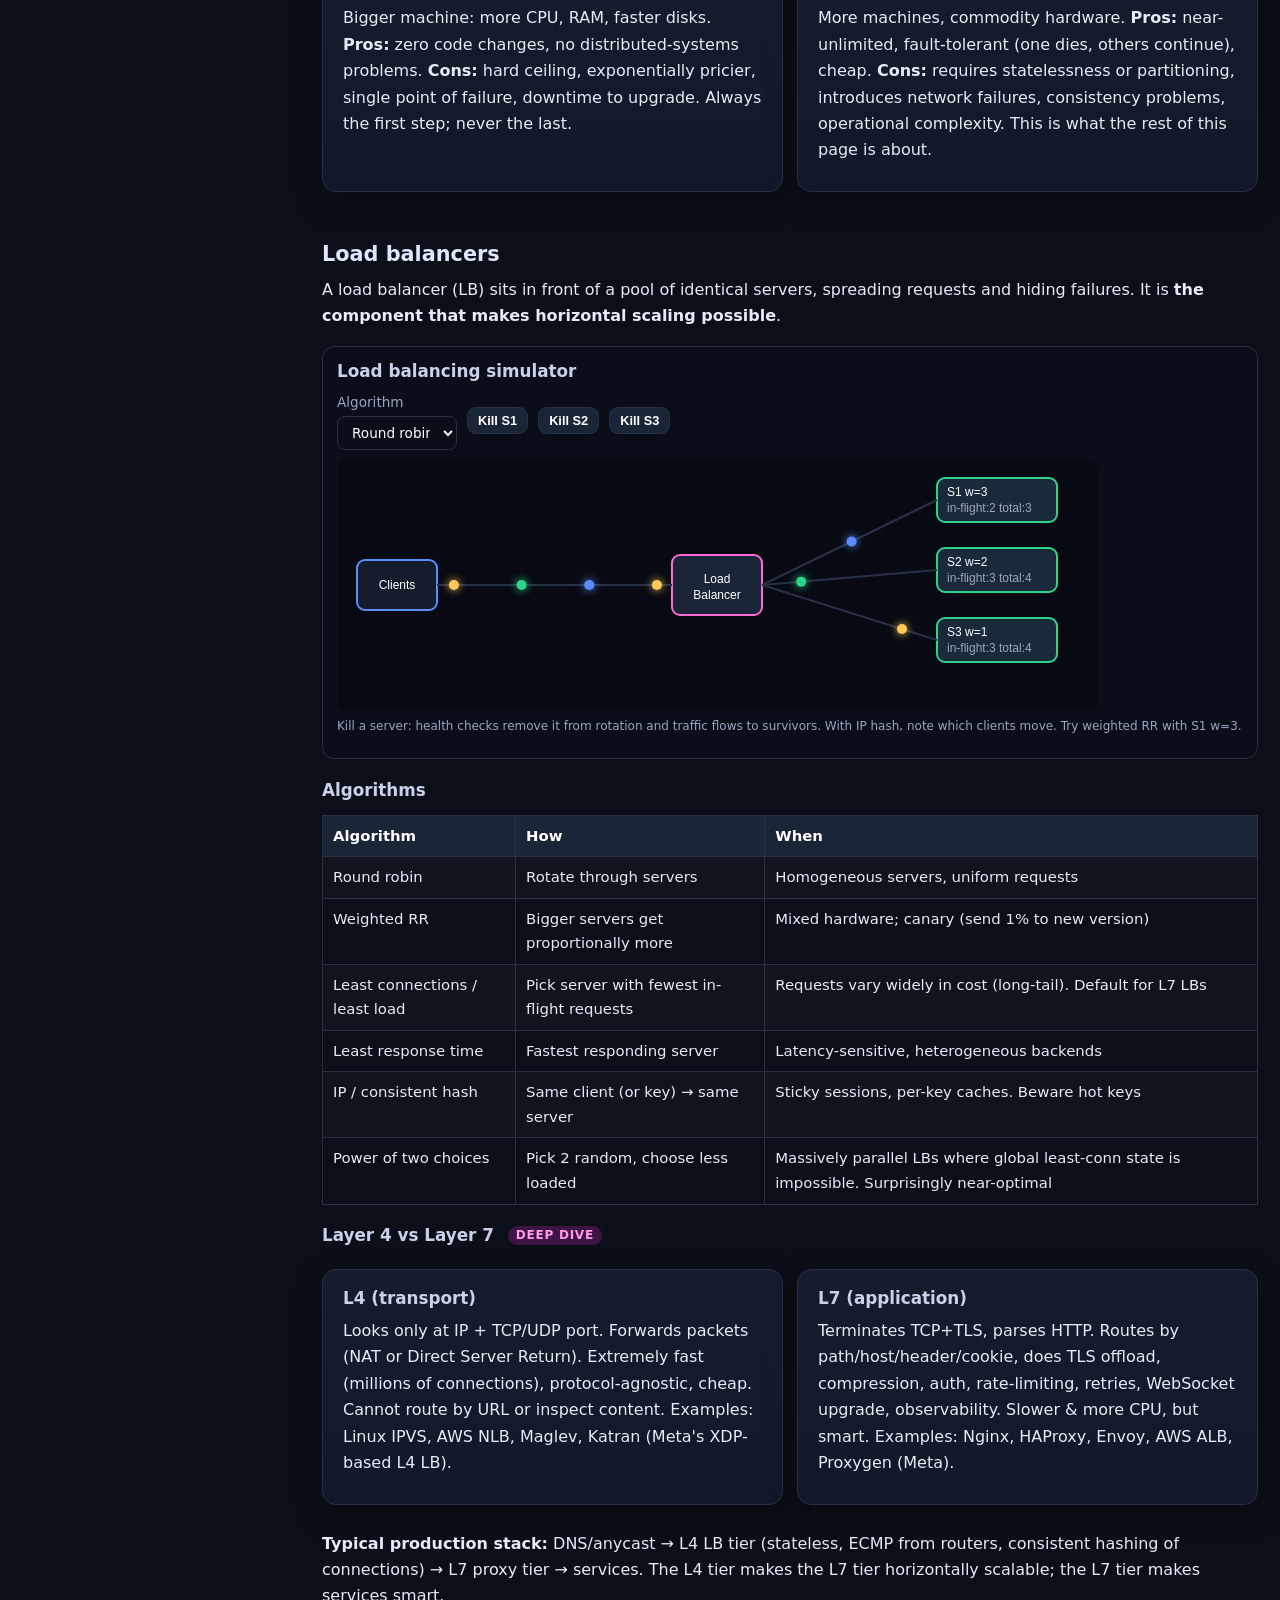
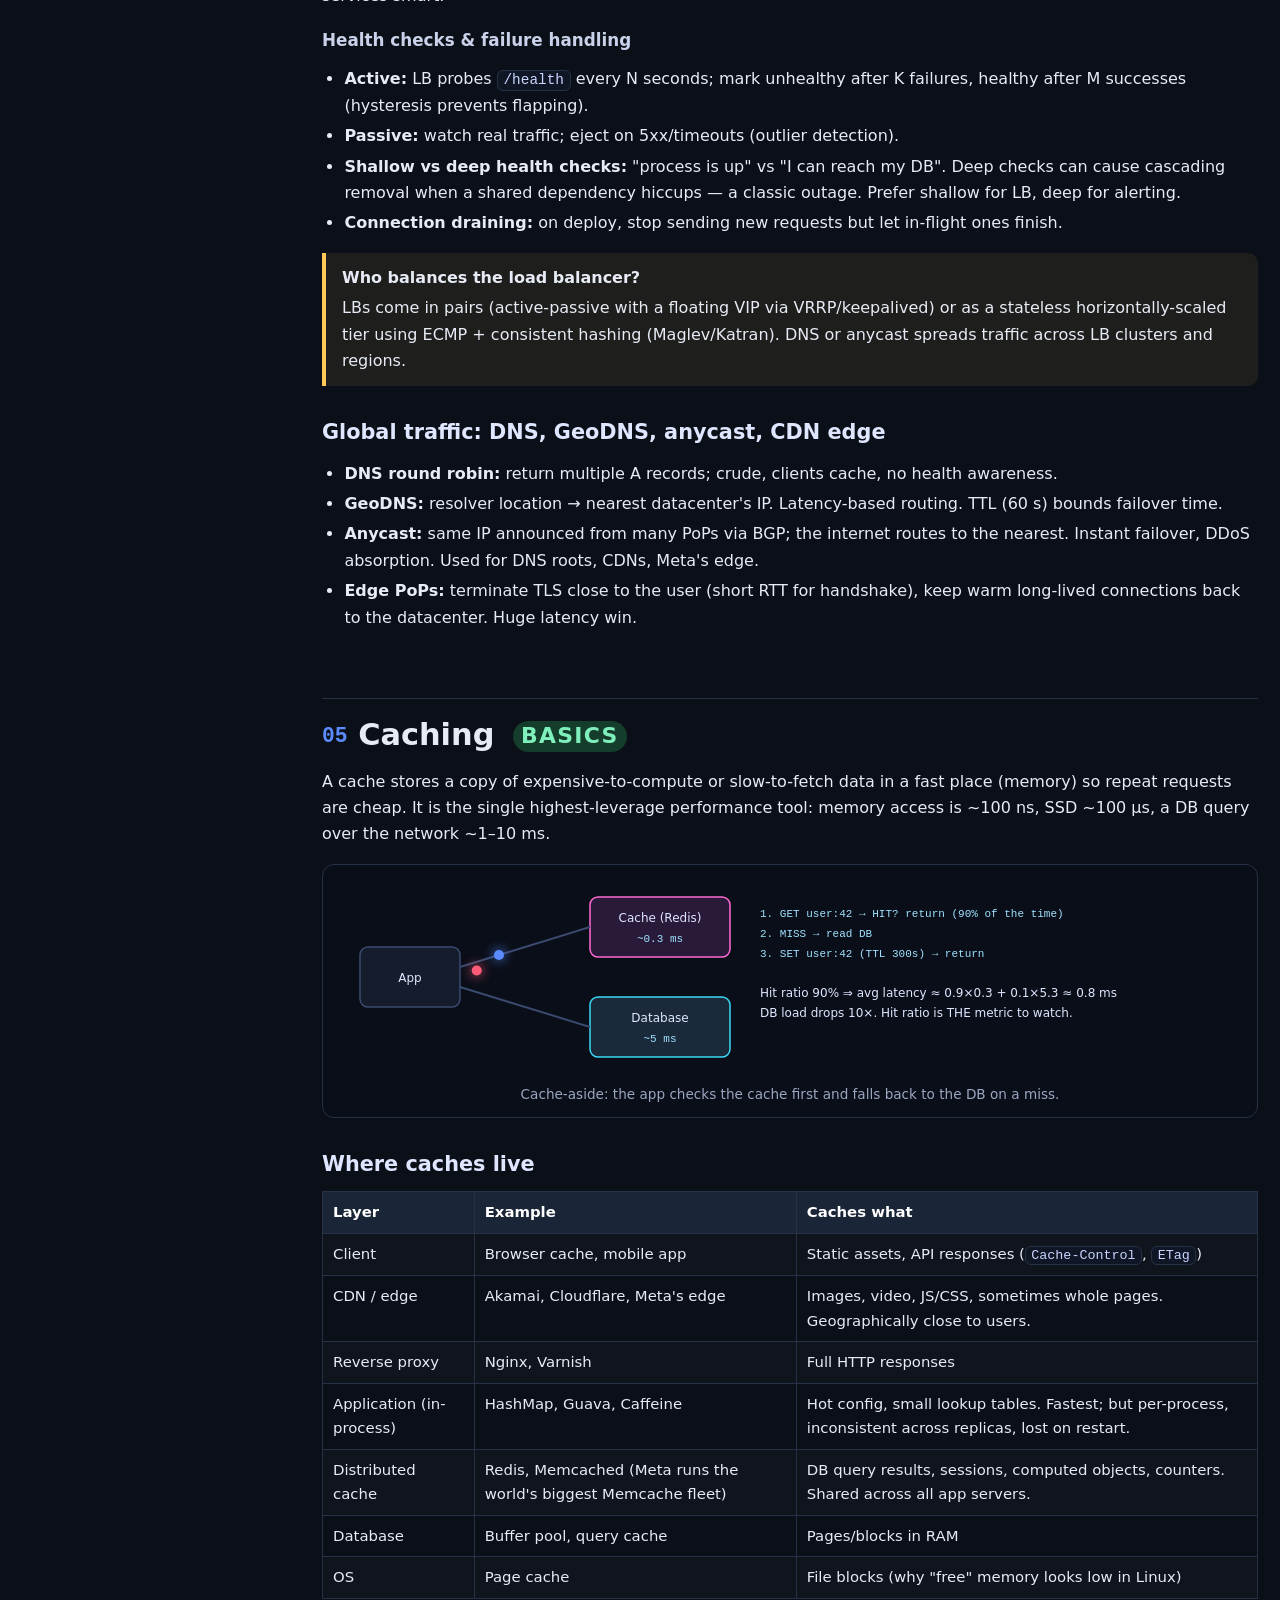
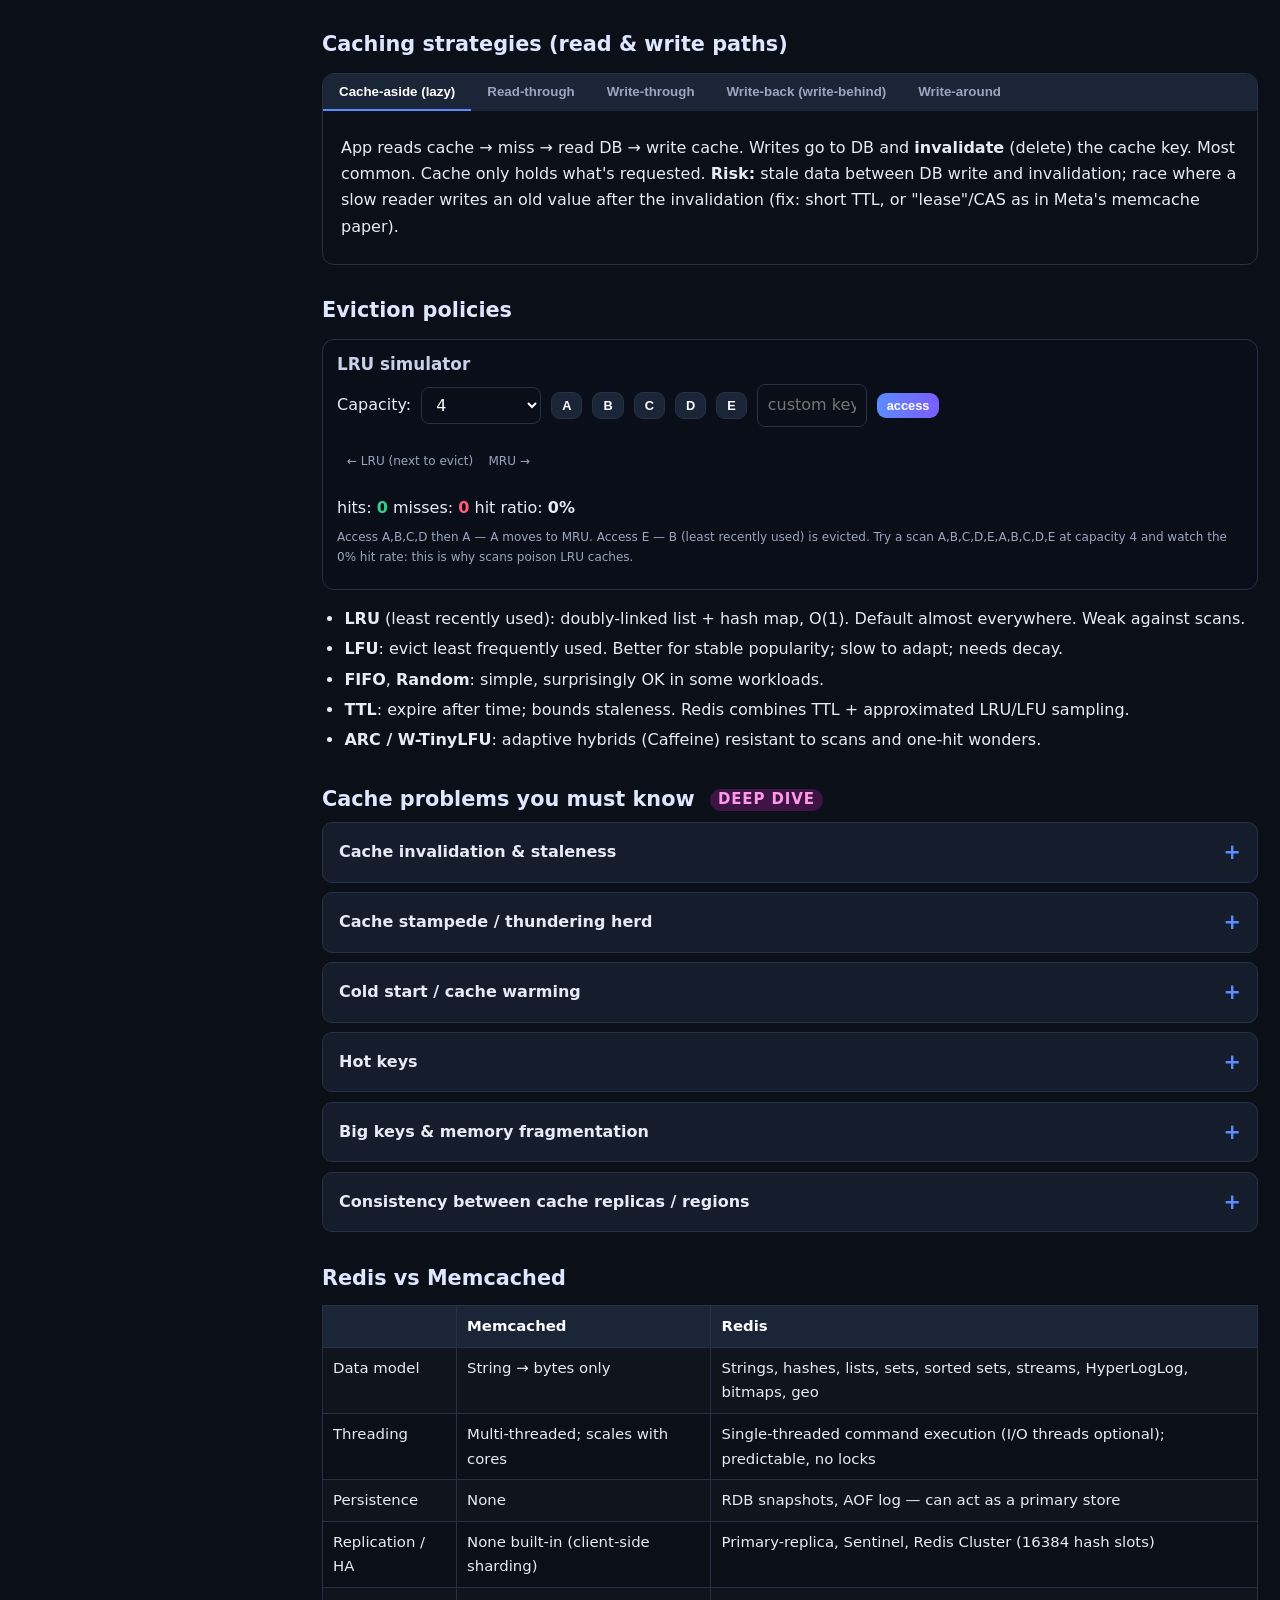
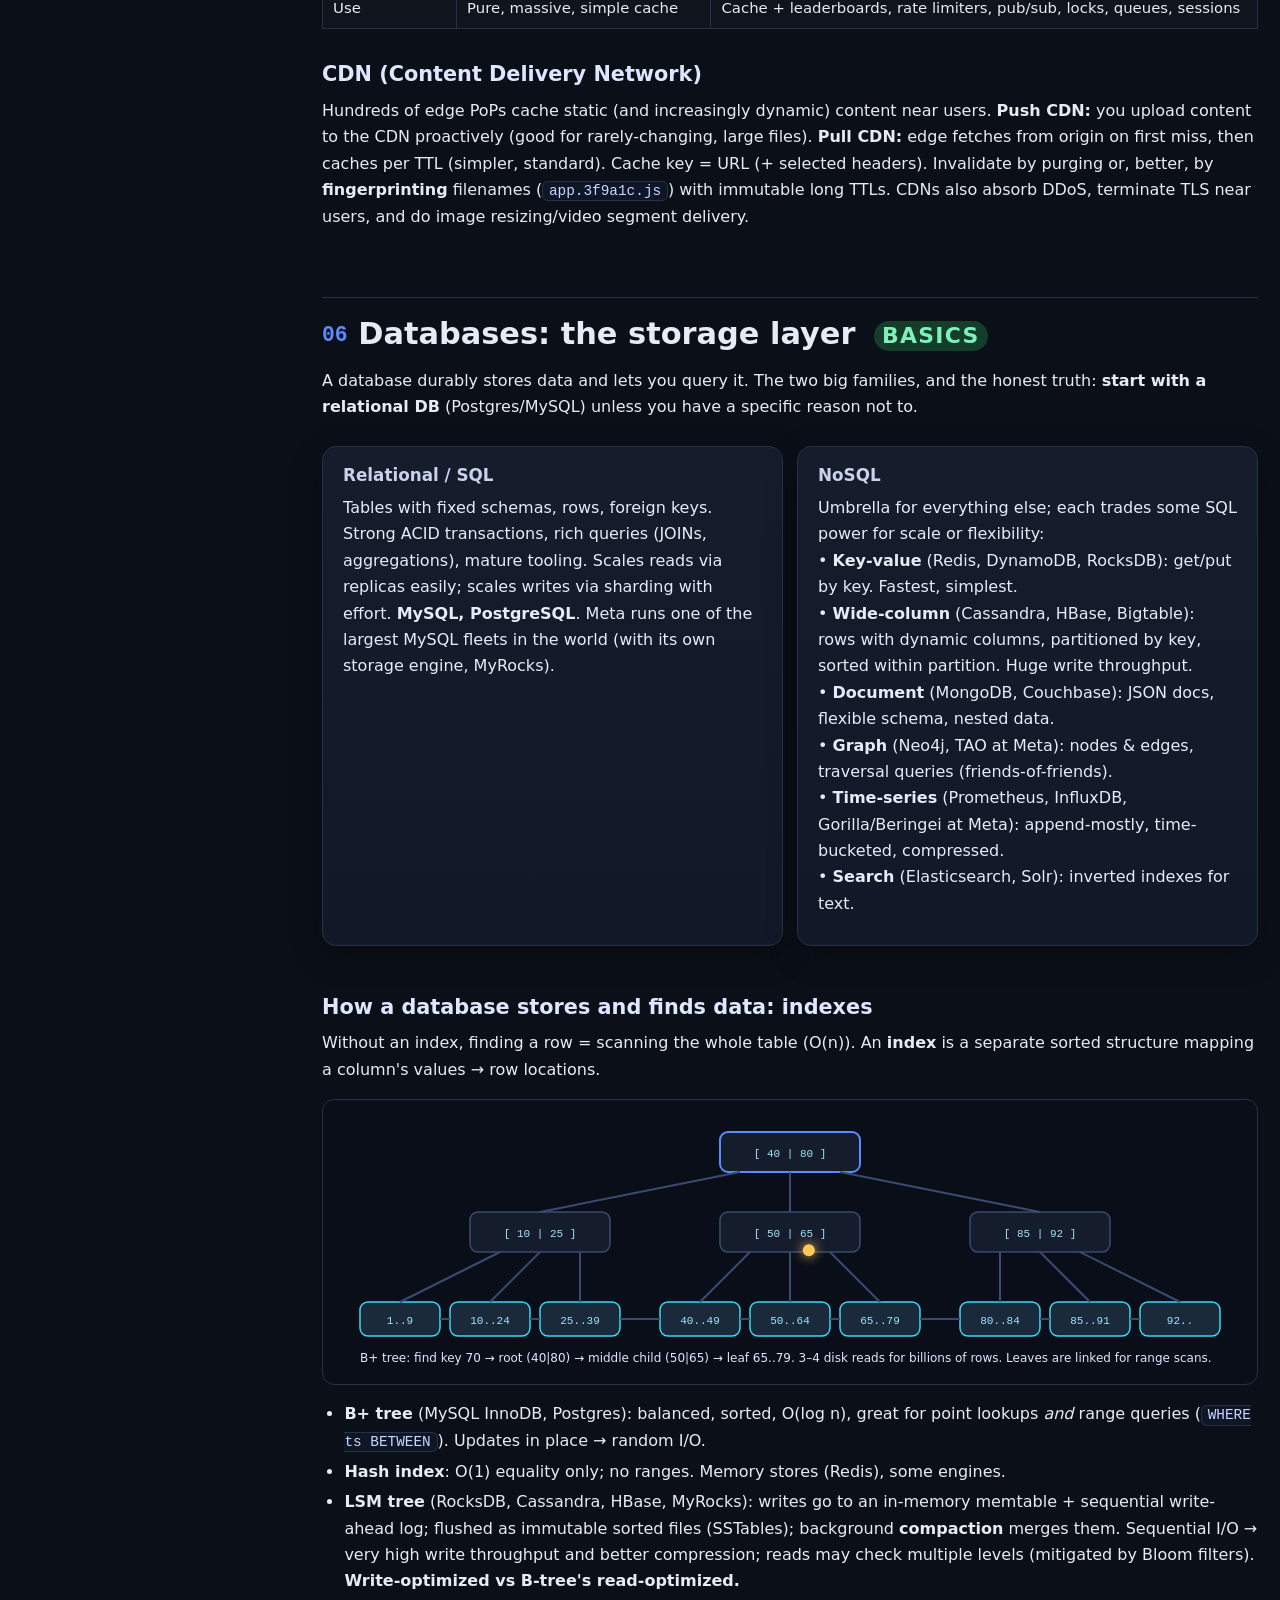
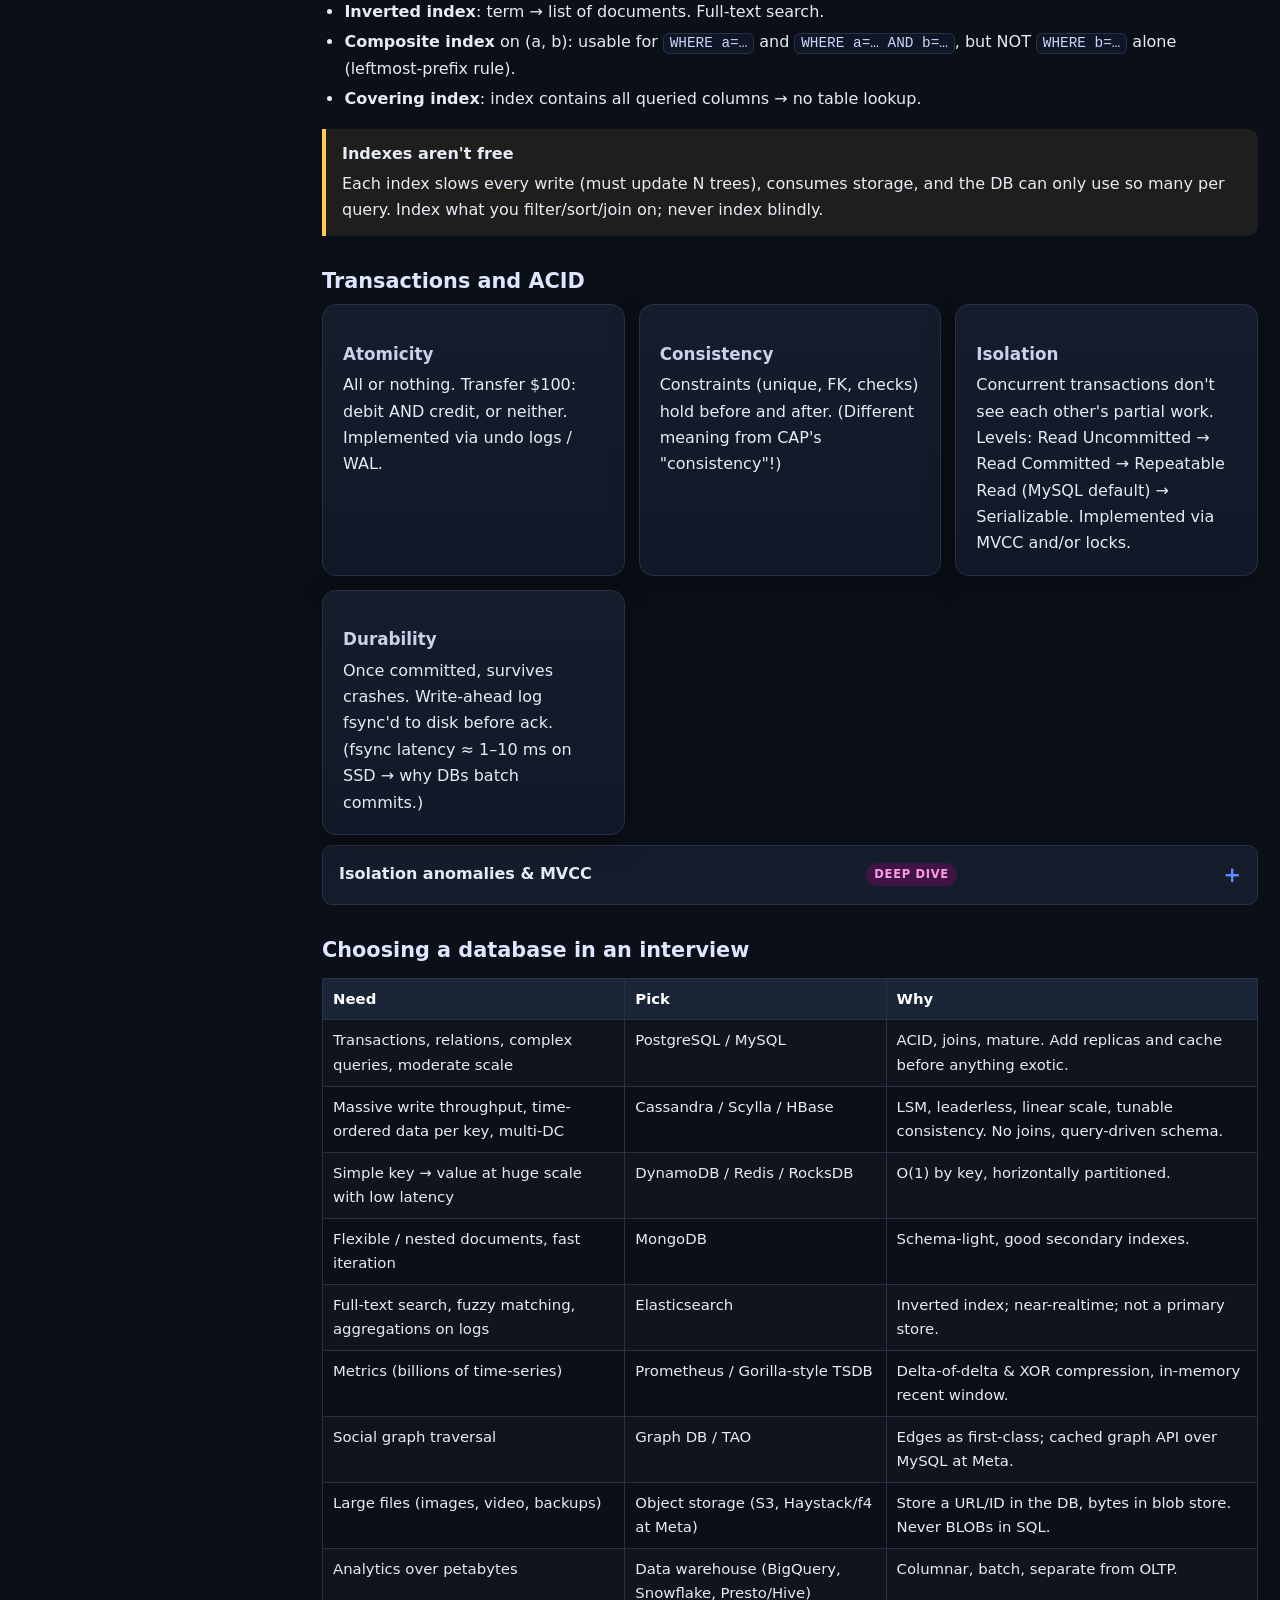
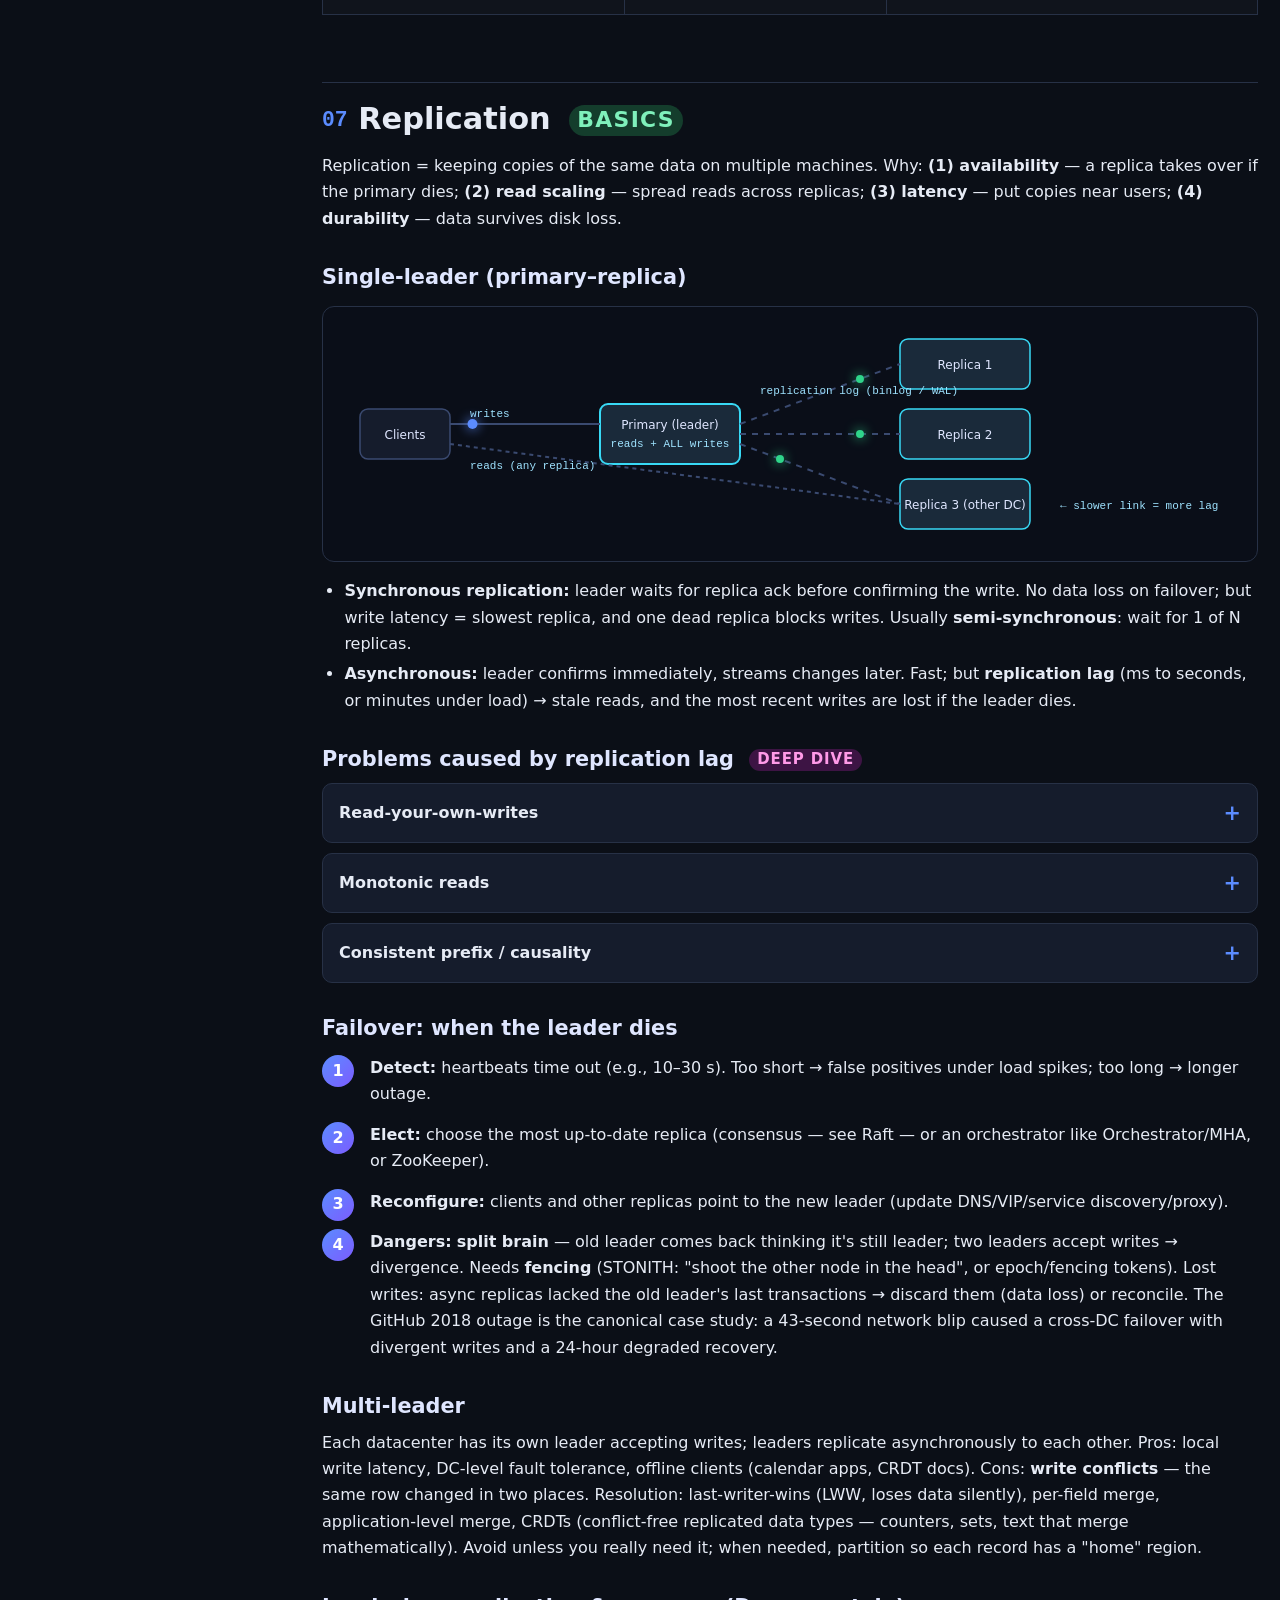
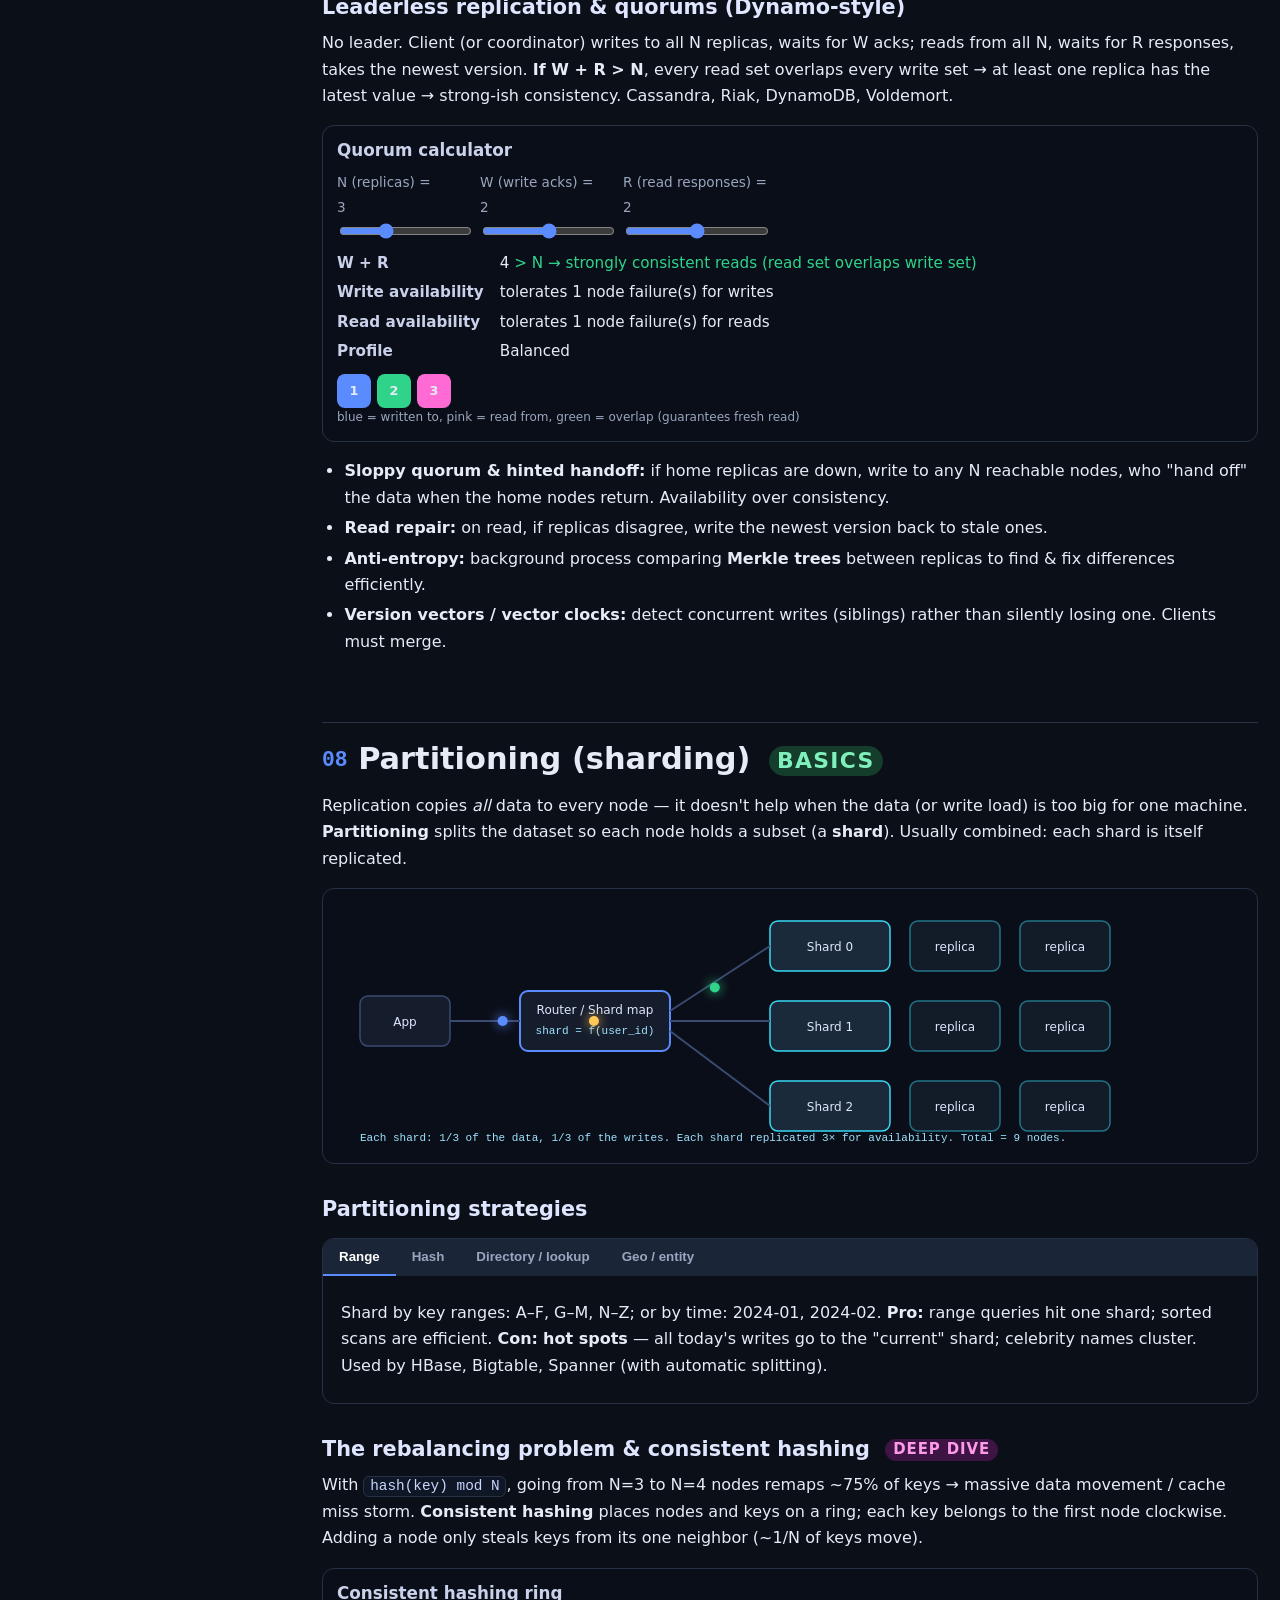
<file: system-design.html>
<!doctype html><html lang="en"><head><meta charset="utf-8"><meta name="viewport" content="width=device-width,initial-scale=1"><title>System Design — PE Prep</title><link rel="stylesheet" href="styles.css"></head><body>
<div class="layout"><aside class="sidebar"></aside>
<main>
<section class="hero"><h1>System Design, from zero to deep</h1>
<p class="lead">Read top to bottom. Each chapter starts with the <span class="badge basic">basics</span> and escalates into <span class="badge deep">deep dives</span>. Orange <span class="badge pe">PE angle</span> boxes tell you what a Production Engineering interviewer specifically cares about.</p></section>

<!-- ============================================================ -->
<h2>What system design actually is</h2>
<p>System design is the art of <b>combining a handful of well-understood building blocks</b> (servers, load balancers, caches, databases, queues) so that a product <b>works correctly, stays fast, stays up, and stays affordable</b> as it grows from 10 users to 1 billion. There are no new blocks to invent in an interview. There are only trade-offs to reason about.</p>
<div class="grid">
<div class="card"><h4>Scalability</h4>Handle more load by adding resources, ideally linearly. "If I double the machines, do I double the throughput?"</div>
<div class="card"><h4>Availability</h4>Fraction of time the system answers correctly. Measured in "nines". 99.9% = ~8.7 h down/year.</div>
<div class="card"><h4>Reliability</h4>Does it do the right thing, every time, even when parts fail? Includes durability (not losing data).</div>
<div class="card"><h4>Latency vs Throughput</h4>Latency = time for one request (p50, p99). Throughput = requests per second. They are different; optimizing one can hurt the other (batching ↑ throughput, ↑ latency).</div>
<div class="card"><h4>Consistency</h4>Do all readers see the same data at the same time? Strong vs eventual; the central distributed-systems trade-off.</div>
<div class="card"><h4>Maintainability / Operability</h4>Can humans run it? Observability, simplicity, deployability. PEs live here.</div>
</div>
<div class="callout pe"><b>PE angle</b>Software engineers are asked "design Instagram". PEs are more often asked "design the <i>infrastructure</i> for X" — e.g., a metrics pipeline, a config distribution system, a deployment system, a log aggregator — and then grilled on: <b>what breaks, how you'd know, how you'd debug it, how you'd scale it 10×</b>. Always volunteer failure modes and monitoring without being asked.</div>

<h3>The one skill: the "why / what if" ladder</h3>
<p>Interviewers climb a ladder: <i>"Why a cache here?" → "What if the cache dies?" → "What if it comes back empty?" → "What if a single key gets 1M QPS?"</i> You win by having a trade-off answer at every rung. Every section below is organized to give you those rungs.</p>

<!-- ============================================================ -->
<h2>Foundations: how a request travels <span class="badge basic">basics</span></h2>
<p>Everything starts with <b>client–server</b>: a client (browser, phone app, another service) sends a <b>request</b> over a network to a <b>server</b>, which returns a <b>response</b>.</p>
<div class="diagram"><svg viewBox="0 0 900 230" width="900">
<rect class="box" x="20" y="80" width="110" height="60"/><text class="svg-text" x="75" y="115" text-anchor="middle">Browser</text>
<rect class="box" x="230" y="20" width="110" height="50"/><text class="svg-text" x="285" y="50" text-anchor="middle">DNS resolver</text>
<rect class="box hl" x="430" y="80" width="140" height="60"/><text class="svg-text" x="500" y="108" text-anchor="middle">Web server</text><text class="svg-mono" x="500" y="125" text-anchor="middle">93.184.216.34:443</text>
<rect class="box db" x="700" y="80" width="140" height="60"/><text class="svg-text" x="770" y="115" text-anchor="middle">Database</text>
<path class="wire" d="M130 100 L230 50"/><text class="svg-mono" x="150" y="60">1. "IP of example.com?"</text>
<path class="wire" d="M230 60 L130 110"/><text class="svg-mono" x="130" y="150">2. "93.184.216.34"</text>
<path class="wire" d="M130 120 H430"/><text class="svg-mono" x="240" y="140">3. TCP handshake + TLS</text><text class="svg-mono" x="240" y="155">4. GET /feed HTTP/1.1</text>
<path class="wire" d="M570 110 H700"/><text class="svg-mono" x="585" y="100">5. SELECT ...</text>
<circle class="packet" r="5"><animateMotion dur="4s" repeatCount="indefinite" path="M130 100 L230 50 L130 110 H430 H700 H430 H130"/></circle>
<text class="svg-mono" x="20" y="210">6. 200 OK + HTML/JSON travels back. Total time = DNS + TCP (1 RTT) + TLS (1–2 RTT) + server time + transfer.</text>
</svg></div>

<h3>Vocabulary you need</h3>
<table><tr><th>Term</th><th>Meaning</th><th>Interview one-liner</th></tr>
<tr><td>DNS</td><td>Maps names → IPs. Hierarchical, cached with TTLs.</td><td>"Phone book of the internet; also our first load-balancing lever (round-robin / GeoDNS)."</td></tr>
<tr><td>IP</td><td>Addressing + routing packets between hosts. Best-effort, no ordering.</td><td>"Postal address. Packets may be lost, duplicated, reordered."</td></tr>
<tr><td>TCP</td><td>Reliable, ordered byte stream over IP. Connection-oriented (handshake), flow & congestion control.</td><td>"Reliable pipe. Costs an RTT to set up; head-of-line blocking."</td></tr>
<tr><td>UDP</td><td>Unreliable datagrams. No handshake, no ordering.</td><td>"Fire-and-forget. For DNS, video, games, QUIC."</td></tr>
<tr><td>TLS</td><td>Encryption + authentication on top of TCP (HTTPS).</td><td>"Certificates prove identity; handshake costs 1–2 RTTs; terminate at the LB."</td></tr>
<tr><td>HTTP</td><td>Request/response application protocol. Methods (GET/POST…), status codes, headers. Stateless.</td><td>"Stateless text protocol; HTTP/2 multiplexes; HTTP/3 runs over QUIC/UDP."</td></tr>
<tr><td>RTT</td><td>Round-trip time. Same DC ≈ 0.5 ms; cross-country ≈ 60–80 ms; cross-ocean ≈ 150 ms.</td><td>"Every sequential round trip is a latency tax — minimize them."</td></tr>
</table>

<h3>API styles</h3>
<div class="tabs">
<div class="tab" data-title="REST"><p>Resources as URLs, HTTP verbs as actions, JSON bodies. <code>GET /users/42</code>, <code>POST /users</code>, <code>DELETE /users/42</code>. Stateless, cacheable (GET), human-readable, universally supported.</p><p><b>Good for:</b> public APIs, CRUD. <b>Weak at:</b> over/under-fetching, strict typing, high-performance internal calls.</p>
<pre><code>GET /api/v1/users/42?fields=name,email HTTP/1.1
Host: api.example.com
Authorization: Bearer eyJ...

HTTP/1.1 200 OK
Content-Type: application/json
Cache-Control: max-age=60
ETag: "a3f9"

{"id":42,"name":"Ada","email":"ada@example.com"}</code></pre>
<p><b>Status codes to know:</b> 200 OK, 201 Created, 204 No Content, 301/302 redirects, 304 Not Modified, 400 Bad Request, 401 Unauthenticated, 403 Forbidden, 404, 409 Conflict, 429 Too Many Requests, 500, 502 Bad Gateway (upstream dead), 503 Unavailable (overloaded), 504 Gateway Timeout.</p></div>
<div class="tab" data-title="gRPC / RPC"><p>Call a remote function like a local one. gRPC = Protocol Buffers (binary, schema'd, compact) over HTTP/2 (multiplexed, streaming). 5–10× smaller payloads and far cheaper parsing than JSON. Code-generated clients in every language. Supports bidirectional streaming.</p><p><b>Good for:</b> internal service-to-service calls (this is what Meta uses internally, via Thrift). <b>Weak at:</b> browsers (needs grpc-web), human debugging.</p>
<pre><code>service UserService {
  rpc GetUser (GetUserRequest) returns (User);
  rpc StreamEvents (Empty) returns (stream Event);
}
message User { int64 id = 1; string name = 2; string email = 3; }</code></pre></div>
<div class="tab" data-title="GraphQL"><p>Client specifies exactly the fields it wants in one query; server resolves a graph. Solves over/under-fetching for mobile. Invented at Facebook. <b>Downsides:</b> caching is harder (everything is POST to one endpoint), expensive queries can be abused (need depth/complexity limits), N+1 problem on the server (use DataLoader batching).</p></div>
<div class="tab" data-title="WebSockets / SSE / Long polling"><p>For server → client push (chat, notifications, live dashboards):</p><ul><li><b>Short polling:</b> client asks every N seconds. Simple, wasteful, latency = N.</li><li><b>Long polling:</b> server holds the request open until data exists or timeout. Near-realtime, works everywhere, but a held connection per client.</li><li><b>Server-Sent Events:</b> one-way HTTP stream from server. Simple, auto-reconnect, text only.</li><li><b>WebSockets:</b> full-duplex persistent TCP connection after an HTTP upgrade. Best for chat/games. Cost: stateful connections — LB must support them, and a server with 1M connections holds 1M sockets (memory, file descriptors!).</li></ul></div>
</div>

<h3>Stateless vs stateful services — the most important design choice</h3>
<div class="compare">
<div class="card"><h4>Stateless <span class="badge basic">prefer</span></h4><p>Server keeps nothing between requests; all state lives in a DB/cache. Any server can handle any request → trivial horizontal scaling, trivial failover, safe to kill & redeploy. Session data → cookie/JWT or Redis.</p></div>
<div class="card"><h4>Stateful</h4><p>Server holds client state (sessions, WebSocket connections, in-memory shard). Needs sticky routing, careful failover, and data migration on scale-out. Sometimes unavoidable (databases, caches, WebSocket gateways) — isolate it into a dedicated tier.</p></div>
</div>
<div class="callout"><b>Rule</b>Push state to the edges (client) or the bottom (storage tier). Keep the middle (application tier) stateless. Nearly every scaling trick depends on this.</div>

<!-- ============================================================ -->
<h2>Back-of-the-envelope estimation <span class="badge basic">basics</span></h2>
<p>Interviewers want to see you size the problem before designing. The goal is <b>order of magnitude</b>, not precision. Round aggressively.</p>
<div class="steps">
<div class="step"><b>Users → requests.</b> DAU × actions per user per day = requests/day. Divide by 10⁵ (≈86,400) to get QPS. Peak ≈ 2–5× average.</div>
<div class="step"><b>Read/write ratio.</b> Most systems are read-heavy (10:1 to 100:1). Writes drive storage & DB design; reads drive caching.</div>
<div class="step"><b>Storage.</b> Writes/day × object size × days retained × replication factor (usually 3).</div>
<div class="step"><b>Bandwidth.</b> QPS × payload size. Compare to NIC (1 Gbps ≈ 125 MB/s; 10 Gbps ≈ 1.25 GB/s).</div>
<div class="step"><b>Memory for cache.</b> 80/20 rule: cache 20% of daily read volume to serve ~80% of reads.</div>
<div class="step"><b>Machines.</b> Peak QPS ÷ per-machine capacity (+ headroom, + N+1 redundancy, + one failure domain).</div>
</div>
<div class="sim" data-sim="est"><h4 style="margin-top:0">Interactive estimator</h4>
<div class="controls">
<label>Daily active users<input class="dau" type="number" value="100000000"></label>
<label>Requests / user / day<input class="rpu" type="number" value="20"></label>
<label>Read:write ratio (reads per write)<input class="rw" type="number" value="10"></label>
<label>Avg object size (bytes)<input class="size" type="number" value="500"></label>
<label>Years retained<input class="yrs" type="number" value="5"></label>
<label>Replication factor<input class="rep" type="number" value="3"></label>
<label>QPS per server<input class="cap" type="number" value="5000"></label>
</div><div class="out"></div></div>
<div class="callout good"><b>Say it like this</b>"100M DAU × 20 requests ≈ 2B requests/day ≈ 20k QPS average, call it 60k peak. 10:1 reads so ~6k writes/s. 500 B per write → ~250 GB/day new data → ~450 TB over 5 years with 3× replication. That won't fit on one box → we need sharding. 60k reads/s → a few dozen app servers behind an LB, and a cache tier because most reads are repeated."</div>

<!-- ============================================================ -->
<h2>Scaling: vertical, horizontal, and load balancing <span class="badge basic">basics</span></h2>
<div class="compare">
<div class="card"><h4>Vertical scaling (scale up)</h4><p>Bigger machine: more CPU, RAM, faster disks. <b>Pros:</b> zero code changes, no distributed-systems problems. <b>Cons:</b> hard ceiling, exponentially pricier, single point of failure, downtime to upgrade. Always the first step; never the last.</p></div>
<div class="card"><h4>Horizontal scaling (scale out)</h4><p>More machines, commodity hardware. <b>Pros:</b> near-unlimited, fault-tolerant (one dies, others continue), cheap. <b>Cons:</b> requires statelessness or partitioning, introduces network failures, consistency problems, operational complexity. This is what the rest of this page is about.</p></div>
</div>

<h3>Load balancers</h3>
<p>A load balancer (LB) sits in front of a pool of identical servers, spreading requests and hiding failures. It is <b>the component that makes horizontal scaling possible</b>.</p>
<div class="sim" data-sim="lb"><h4 style="margin-top:0">Load balancing simulator</h4>
<div class="controls"><label>Algorithm<select><option value="rr">Round robin</option><option value="wrr">Weighted round robin</option><option value="lc">Least connections</option><option value="hash">IP hash (sticky)</option><option value="rand">Random</option></select></label>
<button class="btn sm ghost kill">Kill S1</button><button class="btn sm ghost kill">Kill S2</button><button class="btn sm ghost kill">Kill S3</button></div>
<canvas width="760" height="250"></canvas>
<p class="tag">Kill a server: health checks remove it from rotation and traffic flows to survivors. With IP hash, note which clients move. Try weighted RR with S1 w=3.</p></div>

<h4>Algorithms</h4>
<table><tr><th>Algorithm</th><th>How</th><th>When</th></tr>
<tr><td>Round robin</td><td>Rotate through servers</td><td>Homogeneous servers, uniform requests</td></tr>
<tr><td>Weighted RR</td><td>Bigger servers get proportionally more</td><td>Mixed hardware; canary (send 1% to new version)</td></tr>
<tr><td>Least connections / least load</td><td>Pick server with fewest in-flight requests</td><td>Requests vary widely in cost (long-tail). Default for L7 LBs</td></tr>
<tr><td>Least response time</td><td>Fastest responding server</td><td>Latency-sensitive, heterogeneous backends</td></tr>
<tr><td>IP / consistent hash</td><td>Same client (or key) → same server</td><td>Sticky sessions, per-key caches. Beware hot keys</td></tr>
<tr><td>Power of two choices</td><td>Pick 2 random, choose less loaded</td><td>Massively parallel LBs where global least-conn state is impossible. Surprisingly near-optimal</td></tr></table>

<h4>Layer 4 vs Layer 7 <span class="badge deep">deep dive</span></h4>
<div class="compare">
<div class="card"><h4>L4 (transport)</h4><p>Looks only at IP + TCP/UDP port. Forwards packets (NAT or Direct Server Return). Extremely fast (millions of connections), protocol-agnostic, cheap. Cannot route by URL or inspect content. Examples: Linux IPVS, AWS NLB, Maglev, Katran (Meta's XDP-based L4 LB).</p></div>
<div class="card"><h4>L7 (application)</h4><p>Terminates TCP+TLS, parses HTTP. Routes by path/host/header/cookie, does TLS offload, compression, auth, rate-limiting, retries, WebSocket upgrade, observability. Slower & more CPU, but smart. Examples: Nginx, HAProxy, Envoy, AWS ALB, Proxygen (Meta).</p></div>
</div>
<p><b>Typical production stack:</b> DNS/anycast → L4 LB tier (stateless, ECMP from routers, consistent hashing of connections) → L7 proxy tier → services. The L4 tier makes the L7 tier horizontally scalable; the L7 tier makes services smart.</p>

<h4>Health checks & failure handling</h4>
<ul><li><b>Active:</b> LB probes <code>/health</code> every N seconds; mark unhealthy after K failures, healthy after M successes (hysteresis prevents flapping).</li><li><b>Passive:</b> watch real traffic; eject on 5xx/timeouts (outlier detection).</li><li><b>Shallow vs deep health checks:</b> "process is up" vs "I can reach my DB". Deep checks can cause cascading removal when a shared dependency hiccups — a classic outage. Prefer shallow for LB, deep for alerting.</li><li><b>Connection draining:</b> on deploy, stop sending new requests but let in-flight ones finish.</li></ul>
<div class="callout warn"><b>Who balances the load balancer?</b>LBs come in pairs (active-passive with a floating VIP via VRRP/keepalived) or as a stateless horizontally-scaled tier using ECMP + consistent hashing (Maglev/Katran). DNS or anycast spreads traffic across LB clusters and regions.</div>

<h3>Global traffic: DNS, GeoDNS, anycast, CDN edge</h3>
<ul><li><b>DNS round robin:</b> return multiple A records; crude, clients cache, no health awareness.</li><li><b>GeoDNS:</b> resolver location → nearest datacenter's IP. Latency-based routing. TTL (60 s) bounds failover time.</li><li><b>Anycast:</b> same IP announced from many PoPs via BGP; the internet routes to the nearest. Instant failover, DDoS absorption. Used for DNS roots, CDNs, Meta's edge.</li><li><b>Edge PoPs:</b> terminate TLS close to the user (short RTT for handshake), keep warm long-lived connections back to the datacenter. Huge latency win.</li></ul>

<!-- ============================================================ -->
<h2>Caching <span class="badge basic">basics</span></h2>
<p>A cache stores a copy of expensive-to-compute or slow-to-fetch data in a fast place (memory) so repeat requests are cheap. It is the single highest-leverage performance tool: memory access is ~100 ns, SSD ~100 µs, a DB query over the network ~1–10 ms.</p>
<div class="diagram"><svg viewBox="0 0 900 200" width="900">
<rect class="box" x="20" y="70" width="100" height="60"/><text class="svg-text" x="70" y="105" text-anchor="middle">App</text>
<rect class="box cache" x="250" y="20" width="140" height="60"/><text class="svg-text" x="320" y="45" text-anchor="middle">Cache (Redis)</text><text class="svg-mono" x="320" y="65" text-anchor="middle">~0.3 ms</text>
<rect class="box db" x="250" y="120" width="140" height="60"/><text class="svg-text" x="320" y="145" text-anchor="middle">Database</text><text class="svg-mono" x="320" y="165" text-anchor="middle">~5 ms</text>
<path class="wire" d="M120 90 L250 50"/><path class="wire" d="M120 110 L250 150"/>
<text class="svg-mono" x="420" y="40">1. GET user:42 → HIT? return (90% of the time)</text>
<text class="svg-mono" x="420" y="60">2. MISS → read DB</text>
<text class="svg-mono" x="420" y="80">3. SET user:42 (TTL 300s) → return</text>
<text class="svg-text" x="420" y="120">Hit ratio 90% ⇒ avg latency ≈ 0.9×0.3 + 0.1×5.3 ≈ 0.8 ms</text>
<text class="svg-text" x="420" y="140">DB load drops 10×. Hit ratio is THE metric to watch.</text>
<circle class="packet" r="5"><animateMotion dur="2s" repeatCount="indefinite" path="M120 90 L250 50 L120 90"/></circle>
<circle class="packet r" r="5"><animateMotion dur="4s" begin="1s" repeatCount="indefinite" path="M120 90 L250 50 L120 100 L250 150 L120 100 L250 50"/></circle>
</svg><div class="cap">Cache-aside: the app checks the cache first and falls back to the DB on a miss.</div></div>

<h3>Where caches live</h3>
<table><tr><th>Layer</th><th>Example</th><th>Caches what</th></tr>
<tr><td>Client</td><td>Browser cache, mobile app</td><td>Static assets, API responses (<code>Cache-Control</code>, <code>ETag</code>)</td></tr>
<tr><td>CDN / edge</td><td>Akamai, Cloudflare, Meta's edge</td><td>Images, video, JS/CSS, sometimes whole pages. Geographically close to users.</td></tr>
<tr><td>Reverse proxy</td><td>Nginx, Varnish</td><td>Full HTTP responses</td></tr>
<tr><td>Application (in-process)</td><td>HashMap, Guava, Caffeine</td><td>Hot config, small lookup tables. Fastest; but per-process, inconsistent across replicas, lost on restart.</td></tr>
<tr><td>Distributed cache</td><td>Redis, Memcached (Meta runs the world's biggest Memcache fleet)</td><td>DB query results, sessions, computed objects, counters. Shared across all app servers.</td></tr>
<tr><td>Database</td><td>Buffer pool, query cache</td><td>Pages/blocks in RAM</td></tr>
<tr><td>OS</td><td>Page cache</td><td>File blocks (why "free" memory looks low in Linux)</td></tr></table>

<h3>Caching strategies (read & write paths)</h3>
<div class="tabs">
<div class="tab" data-title="Cache-aside (lazy)"><p>App reads cache → miss → read DB → write cache. Writes go to DB and <b>invalidate</b> (delete) the cache key. Most common. Cache only holds what's requested. <b>Risk:</b> stale data between DB write and invalidation; race where a slow reader writes an old value after the invalidation (fix: short TTL, or "lease"/CAS as in Meta's memcache paper).</p></div>
<div class="tab" data-title="Read-through"><p>Cache itself loads from DB on miss (the cache library has the loader). Same semantics as cache-aside, cleaner code, cache becomes a dependency.</p></div>
<div class="tab" data-title="Write-through"><p>Every write goes to cache <i>and</i> DB synchronously. Cache is always fresh; write latency = max of both. Pairs well with read-through. Cache may fill with data never read.</p></div>
<div class="tab" data-title="Write-back (write-behind)"><p>Write to cache only; flush to DB asynchronously (batched). Extremely fast writes, absorbs bursts. <b>Risk:</b> data loss if cache dies before flush. Used in CPU caches, OS page cache, some counters/analytics.</p></div>
<div class="tab" data-title="Write-around"><p>Writes bypass cache, go to DB; cache fills on read. Avoids polluting cache with write-once data (logs). First read after write is a miss.</p></div>
</div>

<h3>Eviction policies</h3>
<div class="sim" data-sim="lru"><h4 style="margin-top:0">LRU simulator</h4>
<div class="controls">Capacity: <select class="capsel"><option>2</option><option>3</option><option selected>4</option><option>6</option></select>
<button class="btn sm ghost k">A</button><button class="btn sm ghost k">B</button><button class="btn sm ghost k">C</button><button class="btn sm ghost k">D</button><button class="btn sm ghost k">E</button>
<input type="text" placeholder="custom key" style="width:110px"><button class="btn sm go">access</button></div>
<div class="cells" style="display:flex;align-items:center;flex-wrap:wrap;min-height:50px"></div><div class="stats" style="margin-top:8px"></div>
<p class="tag">Access A,B,C,D then A — A moves to MRU. Access E — B (least recently used) is evicted. Try a scan A,B,C,D,E,A,B,C,D,E at capacity 4 and watch the 0% hit rate: this is why scans poison LRU caches.</p></div>
<ul><li><b>LRU</b> (least recently used): doubly-linked list + hash map, O(1). Default almost everywhere. Weak against scans.</li><li><b>LFU</b>: evict least frequently used. Better for stable popularity; slow to adapt; needs decay.</li><li><b>FIFO</b>, <b>Random</b>: simple, surprisingly OK in some workloads.</li><li><b>TTL</b>: expire after time; bounds staleness. Redis combines TTL + approximated LRU/LFU sampling.</li><li><b>ARC / W-TinyLFU</b>: adaptive hybrids (Caffeine) resistant to scans and one-hit wonders.</li></ul>

<h3>Cache problems you must know <span class="badge deep">deep dive</span></h3>
<details class="reveal"><summary>Cache invalidation & staleness</summary><p>"There are only two hard things in CS: cache invalidation and naming things." Options: TTL (simple, bounded staleness), explicit delete-on-write (precise, race-prone), versioned keys (<code>user:42:v7</code> — never invalidate, just stop referencing), event-driven invalidation via a change-data-capture stream (Meta's approach with Wormhole/TAO). Rule: <b>delete, don't update</b>, the cache on write — updating risks reordered writes leaving a stale value permanently.</p></details>
<details class="reveal"><summary>Cache stampede / thundering herd</summary><p>A hot key expires → thousands of concurrent requests miss simultaneously → all hit the DB → DB falls over. <b>Fixes:</b> (1) <b>request coalescing / single-flight</b>: only one request recomputes, others wait; (2) <b>leases</b> (Memcache): cache hands a token to the first misser; (3) <b>probabilistic early refresh</b>: refresh slightly before expiry with increasing probability; (4) <b>stale-while-revalidate</b>: serve stale, refresh in background; (5) jittered TTLs so keys don't expire together.</p></details>
<details class="reveal"><summary>Cold start / cache warming</summary><p>A new or restarted cache has 0% hit rate → full load hits the DB. Fixes: pre-warm from a snapshot or replaying recent keys, gradual traffic ramp (slow-start in the LB), keep DB provisioned to survive a cache outage (or accept degraded mode with load shedding).</p></details>
<details class="reveal"><summary>Hot keys</summary><p>A celebrity's profile or a viral post gets 1M QPS on one key → one cache shard saturates (network or CPU). Fixes: replicate the hot key across N shards (<code>key#1..N</code>, read random), local in-process cache for the hottest items (L1 cache in app), detect hot keys via sampling and auto-promote.</p></details>
<details class="reveal"><summary>Big keys & memory fragmentation</summary><p>A 50 MB value blocks the Redis single thread for ms, hurts p99. Split big values, compress, or store in blob storage with a pointer in cache. Watch <code>used_memory</code> vs RSS for fragmentation.</p></details>
<details class="reveal"><summary>Consistency between cache replicas / regions</summary><p>Multi-region caches see writes at different times. Meta: writes go to the primary region's DB; MySQL replication stream carries invalidations ("mcsqueal") to remote regions' caches; remote-region readers after a write can be routed to the primary briefly ("remote marker"). Read the 2013 "Scaling Memcache at Facebook" paper — it is practically a PE interview script.</p></details>

<h3>Redis vs Memcached</h3>
<table><tr><th></th><th>Memcached</th><th>Redis</th></tr>
<tr><td>Data model</td><td>String → bytes only</td><td>Strings, hashes, lists, sets, sorted sets, streams, HyperLogLog, bitmaps, geo</td></tr>
<tr><td>Threading</td><td>Multi-threaded; scales with cores</td><td>Single-threaded command execution (I/O threads optional); predictable, no locks</td></tr>
<tr><td>Persistence</td><td>None</td><td>RDB snapshots, AOF log — can act as a primary store</td></tr>
<tr><td>Replication / HA</td><td>None built-in (client-side sharding)</td><td>Primary-replica, Sentinel, Redis Cluster (16384 hash slots)</td></tr>
<tr><td>Use</td><td>Pure, massive, simple cache</td><td>Cache + leaderboards, rate limiters, pub/sub, locks, queues, sessions</td></tr></table>

<h3>CDN (Content Delivery Network)</h3>
<p>Hundreds of edge PoPs cache static (and increasingly dynamic) content near users. <b>Push CDN:</b> you upload content to the CDN proactively (good for rarely-changing, large files). <b>Pull CDN:</b> edge fetches from origin on first miss, then caches per TTL (simpler, standard). Cache key = URL (+ selected headers). Invalidate by purging or, better, by <b>fingerprinting</b> filenames (<code>app.3f9a1c.js</code>) with immutable long TTLs. CDNs also absorb DDoS, terminate TLS near users, and do image resizing/video segment delivery.</p>

<!-- ============================================================ -->
<h2>Databases: the storage layer <span class="badge basic">basics</span></h2>
<p>A database durably stores data and lets you query it. The two big families, and the honest truth: <b>start with a relational DB</b> (Postgres/MySQL) unless you have a specific reason not to.</p>
<div class="compare">
<div class="card"><h4>Relational / SQL</h4><p>Tables with fixed schemas, rows, foreign keys. Strong ACID transactions, rich queries (JOINs, aggregations), mature tooling. Scales reads via replicas easily; scales writes via sharding with effort. <b>MySQL, PostgreSQL</b>. Meta runs one of the largest MySQL fleets in the world (with its own storage engine, MyRocks).</p></div>
<div class="card"><h4>NoSQL</h4><p>Umbrella for everything else; each trades some SQL power for scale or flexibility:<br>• <b>Key-value</b> (Redis, DynamoDB, RocksDB): get/put by key. Fastest, simplest.<br>• <b>Wide-column</b> (Cassandra, HBase, Bigtable): rows with dynamic columns, partitioned by key, sorted within partition. Huge write throughput.<br>• <b>Document</b> (MongoDB, Couchbase): JSON docs, flexible schema, nested data.<br>• <b>Graph</b> (Neo4j, TAO at Meta): nodes & edges, traversal queries (friends-of-friends).<br>• <b>Time-series</b> (Prometheus, InfluxDB, Gorilla/Beringei at Meta): append-mostly, time-bucketed, compressed.<br>• <b>Search</b> (Elasticsearch, Solr): inverted indexes for text.</p></div>
</div>

<h3>How a database stores and finds data: indexes</h3>
<p>Without an index, finding a row = scanning the whole table (O(n)). An <b>index</b> is a separate sorted structure mapping a column's values → row locations.</p>
<div class="diagram"><svg viewBox="0 0 900 260" width="900">
<rect class="box hl" x="380" y="20" width="140" height="40"/><text class="svg-mono" x="450" y="45" text-anchor="middle">[ 40 | 80 ]</text>
<rect class="box" x="130" y="100" width="140" height="40"/><text class="svg-mono" x="200" y="125" text-anchor="middle">[ 10 | 25 ]</text>
<rect class="box" x="380" y="100" width="140" height="40"/><text class="svg-mono" x="450" y="125" text-anchor="middle">[ 50 | 65 ]</text>
<rect class="box" x="630" y="100" width="140" height="40"/><text class="svg-mono" x="700" y="125" text-anchor="middle">[ 85 | 92 ]</text>
<path class="wire" d="M400 60 L200 100"/><path class="wire" d="M450 60 V100"/><path class="wire" d="M500 60 L700 100"/>
<g class="svg-mono"><rect class="box db" x="20" y="190" width="80" height="34"/><text x="60" y="212" text-anchor="middle">1..9</text>
<rect class="box db" x="110" y="190" width="80" height="34"/><text x="150" y="212" text-anchor="middle">10..24</text>
<rect class="box db" x="200" y="190" width="80" height="34"/><text x="240" y="212" text-anchor="middle">25..39</text>
<rect class="box db" x="320" y="190" width="80" height="34"/><text x="360" y="212" text-anchor="middle">40..49</text>
<rect class="box db" x="410" y="190" width="80" height="34"/><text x="450" y="212" text-anchor="middle">50..64</text>
<rect class="box db" x="500" y="190" width="80" height="34"/><text x="540" y="212" text-anchor="middle">65..79</text>
<rect class="box db" x="620" y="190" width="80" height="34"/><text x="660" y="212" text-anchor="middle">80..84</text>
<rect class="box db" x="710" y="190" width="80" height="34"/><text x="750" y="212" text-anchor="middle">85..91</text>
<rect class="box db" x="800" y="190" width="80" height="34"/><text x="840" y="212" text-anchor="middle">92..</text></g>
<path class="wire" d="M160 140 L60 190"/><path class="wire" d="M200 140 L150 190"/><path class="wire" d="M240 140 L240 190"/>
<path class="wire" d="M410 140 L360 190"/><path class="wire" d="M450 140 V190"/><path class="wire" d="M490 140 L540 190"/>
<path class="wire" d="M660 140 L660 190"/><path class="wire" d="M700 140 L750 190"/><path class="wire" d="M740 140 L840 190"/>
<path class="wire" d="M100 207 H110" stroke="#38d9f5"/><path class="wire" d="M190 207 H200" stroke="#38d9f5"/><path class="wire" d="M280 207 H320" stroke="#38d9f5"/><path class="wire" d="M400 207 H410" stroke="#38d9f5"/><path class="wire" d="M490 207 H500" stroke="#38d9f5"/><path class="wire" d="M580 207 H620" stroke="#38d9f5"/><path class="wire" d="M700 207 H710" stroke="#38d9f5"/><path class="wire" d="M790 207 H800" stroke="#38d9f5"/>
<circle class="packet y" r="6"><animateMotion dur="3s" repeatCount="indefinite" path="M450 40 L450 120 L540 207 L580 207"/></circle>
<text class="svg-text" x="20" y="250">B+ tree: find key 70 → root (40|80) → middle child (50|65) → leaf 65..79. 3–4 disk reads for billions of rows. Leaves are linked for range scans.</text>
</svg></div>
<ul><li><b>B+ tree</b> (MySQL InnoDB, Postgres): balanced, sorted, O(log n), great for point lookups <i>and</i> range queries (<code>WHERE ts BETWEEN</code>). Updates in place → random I/O.</li><li><b>Hash index</b>: O(1) equality only; no ranges. Memory stores (Redis), some engines.</li><li><b>LSM tree</b> (RocksDB, Cassandra, HBase, MyRocks): writes go to an in-memory memtable + sequential write-ahead log; flushed as immutable sorted files (SSTables); background <b>compaction</b> merges them. Sequential I/O → very high write throughput and better compression; reads may check multiple levels (mitigated by Bloom filters). <b>Write-optimized vs B-tree's read-optimized.</b></li><li><b>Inverted index</b>: term → list of documents. Full-text search.</li><li><b>Composite index</b> on (a, b): usable for <code>WHERE a=…</code> and <code>WHERE a=… AND b=…</code>, but NOT <code>WHERE b=…</code> alone (leftmost-prefix rule).</li><li><b>Covering index</b>: index contains all queried columns → no table lookup.</li></ul>
<div class="callout warn"><b>Indexes aren't free</b>Each index slows every write (must update N trees), consumes storage, and the DB can only use so many per query. Index what you filter/sort/join on; never index blindly.</div>

<h3>Transactions and ACID</h3>
<div class="grid">
<div class="card"><h4>Atomicity</h4>All or nothing. Transfer $100: debit AND credit, or neither. Implemented via undo logs / WAL.</div>
<div class="card"><h4>Consistency</h4>Constraints (unique, FK, checks) hold before and after. (Different meaning from CAP's "consistency"!)</div>
<div class="card"><h4>Isolation</h4>Concurrent transactions don't see each other's partial work. Levels: Read Uncommitted → Read Committed → Repeatable Read (MySQL default) → Serializable. Implemented via MVCC and/or locks.</div>
<div class="card"><h4>Durability</h4>Once committed, survives crashes. Write-ahead log fsync'd to disk before ack. (fsync latency ≈ 1–10 ms on SSD → why DBs batch commits.)</div>
</div>
<details class="reveal"><summary>Isolation anomalies & MVCC <span class="badge deep">deep dive</span></summary>
<table><tr><th>Anomaly</th><th>What</th><th>Prevented by</th></tr>
<tr><td>Dirty read</td><td>See another txn's uncommitted write</td><td>Read Committed+</td></tr>
<tr><td>Non-repeatable read</td><td>Same row read twice gives different values</td><td>Repeatable Read+</td></tr>
<tr><td>Phantom read</td><td>Range query returns new rows on re-run</td><td>Serializable (or RR with gap locks in InnoDB)</td></tr>
<tr><td>Lost update</td><td>Two read-modify-writes, one overwrites the other</td><td><code>SELECT … FOR UPDATE</code>, atomic <code>UPDATE x = x+1</code>, optimistic version check</td></tr>
<tr><td>Write skew</td><td>Two txns each check a condition then write, violating an invariant together (two doctors both going off-call)</td><td>Serializable</td></tr></table>
<p><b>MVCC</b> (multi-version concurrency control): each write creates a new version tagged with a transaction ID; readers see the snapshot as of their start → readers never block writers. Old versions are garbage-collected (Postgres VACUUM, InnoDB purge). This is how Postgres/MySQL/Oracle do it.</p>
<p><b>Optimistic vs pessimistic locking:</b> pessimistic = lock rows up front (safe, contention). Optimistic = read a version number, write with <code>WHERE version = v</code>, retry on conflict (great for low contention).</p></details>

<h3>Choosing a database in an interview</h3>
<table><tr><th>Need</th><th>Pick</th><th>Why</th></tr>
<tr><td>Transactions, relations, complex queries, moderate scale</td><td>PostgreSQL / MySQL</td><td>ACID, joins, mature. Add replicas and cache before anything exotic.</td></tr>
<tr><td>Massive write throughput, time-ordered data per key, multi-DC</td><td>Cassandra / Scylla / HBase</td><td>LSM, leaderless, linear scale, tunable consistency. No joins, query-driven schema.</td></tr>
<tr><td>Simple key → value at huge scale with low latency</td><td>DynamoDB / Redis / RocksDB</td><td>O(1) by key, horizontally partitioned.</td></tr>
<tr><td>Flexible / nested documents, fast iteration</td><td>MongoDB</td><td>Schema-light, good secondary indexes.</td></tr>
<tr><td>Full-text search, fuzzy matching, aggregations on logs</td><td>Elasticsearch</td><td>Inverted index; near-realtime; not a primary store.</td></tr>
<tr><td>Metrics (billions of time-series)</td><td>Prometheus / Gorilla-style TSDB</td><td>Delta-of-delta & XOR compression, in-memory recent window.</td></tr>
<tr><td>Social graph traversal</td><td>Graph DB / TAO</td><td>Edges as first-class; cached graph API over MySQL at Meta.</td></tr>
<tr><td>Large files (images, video, backups)</td><td>Object storage (S3, Haystack/f4 at Meta)</td><td>Store a URL/ID in the DB, bytes in blob store. Never BLOBs in SQL.</td></tr>
<tr><td>Analytics over petabytes</td><td>Data warehouse (BigQuery, Snowflake, Presto/Hive)</td><td>Columnar, batch, separate from OLTP.</td></tr></table>

<!-- ============================================================ -->
<h2>Replication <span class="badge basic">basics</span></h2>
<p>Replication = keeping copies of the same data on multiple machines. Why: <b>(1) availability</b> — a replica takes over if the primary dies; <b>(2) read scaling</b> — spread reads across replicas; <b>(3) latency</b> — put copies near users; <b>(4) durability</b> — data survives disk loss.</p>

<h3>Single-leader (primary–replica)</h3>
<div class="diagram"><svg viewBox="0 0 900 230" width="900">
<rect class="box" x="20" y="90" width="90" height="50"/><text class="svg-text" x="65" y="120" text-anchor="middle">Clients</text>
<rect class="box db hl" x="260" y="85" width="140" height="60"/><text class="svg-text" x="330" y="110" text-anchor="middle">Primary (leader)</text><text class="svg-mono" x="330" y="128" text-anchor="middle">reads + ALL writes</text>
<rect class="box db" x="560" y="20" width="130" height="50"/><text class="svg-text" x="625" y="50" text-anchor="middle">Replica 1</text>
<rect class="box db" x="560" y="90" width="130" height="50"/><text class="svg-text" x="625" y="120" text-anchor="middle">Replica 2</text>
<rect class="box db" x="560" y="160" width="130" height="50"/><text class="svg-text" x="625" y="190" text-anchor="middle">Replica 3 (other DC)</text>
<path class="wire" d="M110 105 H260"/><text class="svg-mono" x="130" y="98">writes</text>
<path class="wire" d="M110 125 L560 185" stroke-dasharray="4 4"/><text class="svg-mono" x="130" y="150">reads (any replica)</text>
<path class="wire anim" d="M400 105 L560 45"/><path class="wire anim" d="M400 115 H560"/><path class="wire anim" d="M400 125 L560 185"/>
<text class="svg-mono" x="420" y="75">replication log (binlog / WAL)</text>
<circle class="packet" r="5"><animateMotion dur="2s" repeatCount="indefinite" path="M110 105 H260"/></circle>
<circle class="packet g" r="4"><animateMotion dur="2s" begin=".8s" repeatCount="indefinite" path="M400 105 L560 45"/></circle>
<circle class="packet g" r="4"><animateMotion dur="2s" begin=".8s" repeatCount="indefinite" path="M400 115 H560"/></circle>
<circle class="packet g" r="4"><animateMotion dur="2.8s" begin=".8s" repeatCount="indefinite" path="M400 125 L560 185"/></circle>
<text class="svg-mono" x="720" y="190">← slower link = more lag</text>
</svg></div>
<ul><li><b>Synchronous replication:</b> leader waits for replica ack before confirming the write. No data loss on failover; but write latency = slowest replica, and one dead replica blocks writes. Usually <b>semi-synchronous</b>: wait for 1 of N replicas.</li><li><b>Asynchronous:</b> leader confirms immediately, streams changes later. Fast; but <b>replication lag</b> (ms to seconds, or minutes under load) → stale reads, and the most recent writes are lost if the leader dies.</li></ul>

<h3>Problems caused by replication lag <span class="badge deep">deep dive</span></h3>
<details class="reveal"><summary>Read-your-own-writes</summary><p>User updates profile, refreshes, sees the old one (read hit a lagging replica). Fixes: read from the leader for a few seconds after a write (track last-write timestamp per user, in a cookie or session); route reads of "own" data to the leader; replicas report their position and clients wait until caught up.</p></details>
<details class="reveal"><summary>Monotonic reads</summary><p>User sees a comment, refreshes, it disappears (second read hit a more-lagged replica). Fix: pin each user to one replica (hash user id → replica).</p></details>
<details class="reveal"><summary>Consistent prefix / causality</summary><p>Observer sees the answer before the question because they replicated through different partitions. Fix: write causally related data to the same partition; or causal-consistency tracking (version vectors).</p></details>

<h3>Failover: when the leader dies</h3>
<div class="steps">
<div class="step"><b>Detect:</b> heartbeats time out (e.g., 10–30 s). Too short → false positives under load spikes; too long → longer outage.</div>
<div class="step"><b>Elect:</b> choose the most up-to-date replica (consensus — see Raft — or an orchestrator like Orchestrator/MHA, or ZooKeeper).</div>
<div class="step"><b>Reconfigure:</b> clients and other replicas point to the new leader (update DNS/VIP/service discovery/proxy).</div>
<div class="step"><b>Dangers:</b> <b>split brain</b> — old leader comes back thinking it's still leader; two leaders accept writes → divergence. Needs <b>fencing</b> (STONITH: "shoot the other node in the head", or epoch/fencing tokens). Lost writes: async replicas lacked the old leader's last transactions → discard them (data loss) or reconcile. The GitHub 2018 outage is the canonical case study: a 43-second network blip caused a cross-DC failover with divergent writes and a 24-hour degraded recovery.</div>
</div>

<h3>Multi-leader</h3>
<p>Each datacenter has its own leader accepting writes; leaders replicate asynchronously to each other. Pros: local write latency, DC-level fault tolerance, offline clients (calendar apps, CRDT docs). Cons: <b>write conflicts</b> — the same row changed in two places. Resolution: last-writer-wins (LWW, loses data silently), per-field merge, application-level merge, CRDTs (conflict-free replicated data types — counters, sets, text that merge mathematically). Avoid unless you really need it; when needed, partition so each record has a "home" region.</p>

<h3>Leaderless replication & quorums (Dynamo-style)</h3>
<p>No leader. Client (or coordinator) writes to all N replicas, waits for W acks; reads from all N, waits for R responses, takes the newest version. <b>If W + R &gt; N</b>, every read set overlaps every write set → at least one replica has the latest value → strong-ish consistency. Cassandra, Riak, DynamoDB, Voldemort.</p>
<div class="sim" data-sim="quorum"><h4 style="margin-top:0">Quorum calculator</h4>
<div class="controls"><label>N (replicas) = <span class="nv"></span><input class="n" type="range" min="1" max="7" value="3"></label><label>W (write acks) = <span class="wv"></span><input class="w" type="range" min="1" max="3" value="2"></label><label>R (read responses) = <span class="rv"></span><input class="r" type="range" min="1" max="3" value="2"></label></div><div class="out"></div></div>
<ul><li><b>Sloppy quorum & hinted handoff:</b> if home replicas are down, write to any N reachable nodes, who "hand off" the data when the home nodes return. Availability over consistency.</li><li><b>Read repair:</b> on read, if replicas disagree, write the newest version back to stale ones.</li><li><b>Anti-entropy:</b> background process comparing <b>Merkle trees</b> between replicas to find & fix differences efficiently.</li><li><b>Version vectors / vector clocks:</b> detect concurrent writes (siblings) rather than silently losing one. Clients must merge.</li></ul>

<!-- ============================================================ -->
<h2>Partitioning (sharding) <span class="badge basic">basics</span></h2>
<p>Replication copies <i>all</i> data to every node — it doesn't help when the data (or write load) is too big for one machine. <b>Partitioning</b> splits the dataset so each node holds a subset (a <b>shard</b>). Usually combined: each shard is itself replicated.</p>
<div class="diagram"><svg viewBox="0 0 900 250" width="900">
<rect class="box" x="20" y="95" width="90" height="50"/><text class="svg-text" x="65" y="125" text-anchor="middle">App</text>
<rect class="box hl" x="180" y="90" width="150" height="60"/><text class="svg-text" x="255" y="113" text-anchor="middle">Router / Shard map</text><text class="svg-mono" x="255" y="133" text-anchor="middle">shard = f(user_id)</text>
<g><rect class="box db" x="430" y="20" width="120" height="50"/><text class="svg-text" x="490" y="50" text-anchor="middle">Shard 0</text><rect class="box db" x="570" y="20" width="90" height="50" opacity=".5"/><text class="svg-text" x="615" y="50" text-anchor="middle">replica</text><rect class="box db" x="680" y="20" width="90" height="50" opacity=".5"/><text class="svg-text" x="725" y="50" text-anchor="middle">replica</text></g>
<g><rect class="box db" x="430" y="100" width="120" height="50"/><text class="svg-text" x="490" y="130" text-anchor="middle">Shard 1</text><rect class="box db" x="570" y="100" width="90" height="50" opacity=".5"/><text class="svg-text" x="615" y="130" text-anchor="middle">replica</text><rect class="box db" x="680" y="100" width="90" height="50" opacity=".5"/><text class="svg-text" x="725" y="130" text-anchor="middle">replica</text></g>
<g><rect class="box db" x="430" y="180" width="120" height="50"/><text class="svg-text" x="490" y="210" text-anchor="middle">Shard 2</text><rect class="box db" x="570" y="180" width="90" height="50" opacity=".5"/><text class="svg-text" x="615" y="210" text-anchor="middle">replica</text><rect class="box db" x="680" y="180" width="90" height="50" opacity=".5"/><text class="svg-text" x="725" y="210" text-anchor="middle">replica</text></g>
<path class="wire" d="M110 120 H180"/><path class="wire" d="M330 110 L430 45"/><path class="wire" d="M330 120 H430"/><path class="wire" d="M330 130 L430 205"/>
<circle class="packet" r="5"><animateMotion dur="2s" repeatCount="indefinite" path="M110 120 H330 L430 205"/></circle>
<circle class="packet g" r="5"><animateMotion dur="2s" begin=".7s" repeatCount="indefinite" path="M110 120 H330 L430 45"/></circle>
<circle class="packet y" r="5"><animateMotion dur="2s" begin="1.4s" repeatCount="indefinite" path="M110 120 H330 H430"/></circle>
<text class="svg-mono" x="20" y="240">Each shard: 1/3 of the data, 1/3 of the writes. Each shard replicated 3× for availability. Total = 9 nodes.</text>
</svg></div>

<h3>Partitioning strategies</h3>
<div class="tabs">
<div class="tab" data-title="Range"><p>Shard by key ranges: A–F, G–M, N–Z; or by time: 2024-01, 2024-02. <b>Pro:</b> range queries hit one shard; sorted scans are efficient. <b>Con:</b> <b>hot spots</b> — all today's writes go to the "current" shard; celebrity names cluster. Used by HBase, Bigtable, Spanner (with automatic splitting).</p></div>
<div class="tab" data-title="Hash"><p>shard = hash(key) mod N (or consistent hashing). <b>Pro:</b> uniform distribution, no hot spots from key skew. <b>Con:</b> range queries must hit all shards (scatter-gather); adjacent keys are scattered. Cassandra uses hash for the partition key but <i>sorts within the partition</i> by clustering columns — best of both for "all messages for chat X ordered by time".</p></div>
<div class="tab" data-title="Directory / lookup"><p>A separate service maps key → shard (e.g., user_id → shard in a lookup table or ZooKeeper). <b>Pro:</b> total flexibility, can move individual tenants, handle hot tenants specially. <b>Con:</b> lookup service is a SPOF & extra hop (cache it heavily). Used by Vitess, many multi-tenant SaaS, Meta's shard manager.</p></div>
<div class="tab" data-title="Geo / entity"><p>Shard by region (EU users in EU) for latency and data-residency law; or by entity (all of a company's data on one shard). Good locality; uneven shard sizes.</p></div>
</div>

<h3>The rebalancing problem & consistent hashing <span class="badge deep">deep dive</span></h3>
<p>With <code>hash(key) mod N</code>, going from N=3 to N=4 nodes remaps ~75% of keys → massive data movement / cache miss storm. <b>Consistent hashing</b> places nodes and keys on a ring; each key belongs to the first node clockwise. Adding a node only steals keys from its one neighbor (~1/N of keys move).</p>
<div class="sim" data-sim="chash"><h4 style="margin-top:0">Consistent hashing ring</h4>
<div class="controls"><button class="btn sm add">+ Add node</button><button class="btn sm ghost rm">− Remove node</button><label>Virtual nodes per server: <span class="vnv">1</span><input class="vn" type="range" min="1" max="50" value="1" style="width:160px"></label></div>
<div style="display:grid;grid-template-columns:1fr 1fr;gap:12px;align-items:start"><canvas width="380" height="380"></canvas><div><p class="tag">Dots on the inner ring are keys; colored arcs show which node owns which range. Add a node and read the log: only a small fraction of keys move. Then slide virtual nodes up: with 1 vnode the arcs are badly uneven (one node may own 50% of keys); with 50 vnodes each node owns ≈ equal share, and removing a node spreads its keys across <i>all</i> survivors instead of dumping them on one neighbor.</p><div class="log"></div></div></div></div>
<p><b>Virtual nodes (vnodes):</b> each physical server gets 100–200 points on the ring → even load, heterogeneous weights (bigger server → more vnodes), and smooth redistribution on failure. Used by Cassandra, DynamoDB, Riak, Memcache clients (ketama), Discord, and the L4 load balancer Maglev uses a related lookup-table scheme.</p>
<p><b>Alternatives:</b> fixed number of many small partitions (e.g., 1024) assigned to nodes via a map (Kafka, Elasticsearch, Redis Cluster's 16384 slots) — simpler to reason about, just move whole partitions. <b>Jump consistent hash</b> and <b>rendezvous (HRW) hashing</b> are stateless alternatives.</p>

<h3>Hard problems with sharding</h3>
<details class="reveal"><summary>Hot shards / celebrity problem</summary><p>Even with hashing, one <i>key</i> can be hot (Justin Bieber's followers list). Fixes: split hot keys with a suffix (key#0..k) and fan out; dedicated handling for "whale" entities; app-level caching of hot items; for write-hot keys, aggregate in memory then flush.</p></details>
<details class="reveal"><summary>Cross-shard queries & joins</summary><p>"Find all posts by users in city X" must query every shard (scatter-gather) → latency = slowest shard, load ×N. Fixes: denormalize (store what you need together), secondary-index service (local index per shard = scatter on read; global index partitioned by indexed term = scatter on write), async-materialized views, or a separate search/analytics system fed by CDC.</p></details>
<details class="reveal"><summary>Cross-shard transactions</summary><p>Moving money between users on different shards. Options: <b>two-phase commit</b> (2PC: coordinator asks all "prepare?", then "commit" — blocking if coordinator dies; slow); <b>sagas</b> (sequence of local transactions with compensating actions on failure — eventually consistent); choose shard keys so related entities co-locate (shard by account, not by transaction); use a DB with distributed transactions built in (Spanner, CockroachDB, TiDB — at a latency cost).</p></details>
<details class="reveal"><summary>Unique IDs across shards</summary><p>Auto-increment doesn't work across shards. Options: UUIDv4 (random 128-bit; bad B-tree locality), <b>Snowflake IDs</b> (64-bit: 41-bit timestamp + 10-bit machine id + 12-bit sequence → time-sortable, 4096/ms/machine; Twitter, Instagram's variant includes shard id), DB ticket server (Flickr: one MySQL that only hands out IDs — SPOF unless two with odd/even), ULID/KSUID (sortable, string-friendly).</p></details>
<details class="reveal"><summary>Resharding live</summary><p>Double shards with zero downtime: (1) start dual-writing to old and new layout; (2) backfill historical data; (3) verify (checksums); (4) switch reads; (5) stop writing to old. Use a directory-based shard map so the switch is a config flip. Pre-split into many logical shards (e.g., 4096) mapped onto few physical nodes so "resharding" is just moving logical shards.</p></details>

<div class="footer-nav"><a href="index.html">← Home</a><a href="#consistency-cap-and-the-real-trade-offs">Continue: Consistency, CAP, Consensus →</a></div>

<!-- ============================================================ -->
<h2>Consistency, CAP, and the real trade-offs <span class="badge basic">basics</span></h2>
<p>Once data lives on more than one machine, you face the question: <b>when a client reads, which version do they see?</b> "Consistency" in distributed systems means "all clients see the same data at the same time" (not the ACID meaning).</p>
<div class="sim" data-sim="cap"><h4 style="margin-top:0">CAP, interactively</h4>
<div class="diagram" style="margin:0 0 10px"><svg viewBox="0 0 700 140" width="700">
<rect class="box db" x="40" y="40" width="160" height="60"/><text class="svg-text" x="120" y="65" text-anchor="middle">Replica A (US)</text><text class="svg-mono" x="120" y="85" text-anchor="middle">balance = $100</text>
<rect class="box db" x="500" y="40" width="160" height="60"/><text class="svg-text" x="580" y="65" text-anchor="middle">Replica B (EU)</text><text class="svg-mono" x="580" y="85" text-anchor="middle">balance = $100</text>
<path class="wire anim" d="M200 70 H500"/><text class="svg-text" x="350" y="60" text-anchor="middle">replication link</text>
<text class="svg-mono" x="20" y="125">client in US writes $50 to A → client in EU reads from B. What does B return?</text></svg></div>
<div class="controls"><button class="btn sm net">Cut the network (partition)</button><label style="flex-direction:row;gap:14px;align-items:center"><span><input type="radio" name="cap" value="C" checked> Choose Consistency (CP)</span><span><input type="radio" name="cap" value="A"> Choose Availability (AP)</span></label></div><div class="out"></div></div>
<p><b>CAP theorem</b> (Brewer): when a network <b>P</b>artition happens, a distributed system must choose between <b>C</b>onsistency (every read returns the latest write or an error) and <b>A</b>vailability (every request gets a non-error response). Partitions are not optional in real networks, so the choice is really C-vs-A <i>during</i> failures.</p>
<p><b>PACELC</b> extends it: if Partition → A or C; <b>E</b>lse (normal operation) → <b>L</b>atency or <b>C</b>onsistency. Even without failures, synchronous replication (consistency) costs latency. DynamoDB/Cassandra: PA/EL. Spanner/ZooKeeper: PC/EC. MySQL async replication: PA/EL-ish.</p>
<div class="callout warn"><b>Interview trap</b>Don't say "we pick AP" and move on. Say <i>which operations</i> need which guarantee: "Likes count can be eventually consistent; account balance and username uniqueness need strong consistency, so those paths go through the leader with synchronous replication."</div>

<h3>Consistency models, weakest → strongest <span class="badge deep">deep dive</span></h3>
<table><tr><th>Model</th><th>Guarantee</th><th>Example</th></tr>
<tr><td>Eventual</td><td>If writes stop, replicas converge eventually. No ordering promise.</td><td>DNS, Cassandra ONE/ONE, S3 (pre-2020)</td></tr>
<tr><td>Read-your-writes</td><td>A client sees its own writes.</td><td>Session pinning to leader</td></tr>
<tr><td>Monotonic reads</td><td>A client never sees time go backwards.</td><td>Sticky replica</td></tr>
<tr><td>Causal</td><td>Causally related operations are seen in order by everyone; concurrent ones may differ.</td><td>Comments appear after the post they reply to. COPS, MongoDB causal sessions</td></tr>
<tr><td>Sequential</td><td>All clients see the same global order, consistent with each client's program order (but not necessarily real time).</td><td>ZooKeeper (for writes)</td></tr>
<tr><td>Linearizable (strong)</td><td>Behaves as if a single copy; every op appears to happen atomically at some instant between its start and end, respecting real time.</td><td>etcd, ZooKeeper sync reads, Spanner, single-leader sync replication. Needed for locks, leader election, uniqueness.</td></tr>
<tr><td>Serializable (ACID)</td><td>Transactions appear to run one at a time (ordering of <i>transactions</i>, not real time). <b>Strict serializable</b> = serializable + linearizable.</td><td>Spanner, CockroachDB, Postgres SERIALIZABLE</td></tr></table>

<h3>Idempotency: the practical consistency tool</h3>
<p>Networks fail; clients retry; the server may receive the same request twice. An <b>idempotent</b> operation produces the same result no matter how many times it runs. <code>PUT /balance {value: 50}</code> is idempotent; <code>POST /deduct {amount: 50}</code> is not. Make non-idempotent operations idempotent with an <b>idempotency key</b>: client generates a unique request ID; server stores processed IDs (with TTL) and returns the stored response on duplicates. Stripe's API is the canonical example. Essential for payments, queue consumers (at-least-once delivery), and any retry logic.</p>

<!-- ============================================================ -->
<h2>Consensus & coordination <span class="badge deep">deep dive</span></h2>
<p>Many problems reduce to <b>getting several machines to agree on one value</b>: who is the leader? what is the next log entry? who holds the lock? That's <b>consensus</b>. It's hard because machines crash, messages get delayed, and clocks are unreliable — you can't distinguish "slow" from "dead".</p>
<div class="sim" data-sim="raft"><h4 style="margin-top:0">Raft leader election simulator</h4>
<div class="controls"><button class="btn sm kill-leader">Kill the leader</button><button class="btn sm ghost partition">Crash a majority</button><button class="btn sm ghost revive">Revive all</button></div>
<div style="display:grid;grid-template-columns:1fr 1fr;gap:12px;align-items:start"><canvas width="380" height="330"></canvas><div><p class="tag">Green = leader, yellow = candidate, dark = follower. The arc around each node is its randomized election timer, reset by every heartbeat (blue dots). Kill the leader → heartbeats stop → the first follower to time out becomes a candidate, increments the term, requests votes (yellow), wins with a majority (green dots), and starts sending heartbeats. Crash a majority → nobody can win → cluster is unavailable but never inconsistent.</p><div class="log"></div></div></div></div>

<h3>Raft, in plain terms</h3>
<div class="steps">
<div class="step"><b>Roles:</b> leader, follower, candidate. One leader per <b>term</b> (a monotonically increasing number acting as a logical clock).</div>
<div class="step"><b>Election:</b> followers expect heartbeats. Timeout (randomized 150–300 ms to avoid ties) → become candidate, term++, vote for self, request votes. Majority → leader. Nodes vote for at most one candidate per term, and only one whose log is at least as up-to-date.</div>
<div class="step"><b>Log replication:</b> client writes go to the leader; leader appends to its log and sends AppendEntries to followers; once a <b>majority</b> acknowledge, the entry is <b>committed</b> and applied to the state machine; followers learn commit index from later heartbeats.</div>
<div class="step"><b>Safety:</b> a committed entry is never lost because any future leader must have a majority's votes, and a majority includes at least one node with that entry. Majorities always overlap — that's the whole trick.</div>
<div class="step"><b>Cost:</b> every write = 1 RTT to a majority. 5 nodes tolerate 2 failures; 3 tolerate 1. Use odd counts. Don't run 100 nodes in a Raft group — use it for small metadata, not for data.</div>
</div>
<p><b>Paxos</b> is the older, equivalent-in-power protocol (Multi-Paxos ≈ Raft); Raft was designed to be understandable. <b>Zab</b> is ZooKeeper's variant. All three: majority quorums, leader-based, linearizable log.</p>

<h3>Coordination services: ZooKeeper / etcd / Chubby</h3>
<p>Small, strongly consistent, highly available key-value stores built on consensus. You don't put your data there — you put <b>coordination metadata</b> there:</p>
<ul><li><b>Leader election:</b> everyone tries to create an ephemeral node <code>/leader</code>; whoever succeeds is leader; if it dies, its session expires, the node vanishes, and watchers race again.</li><li><b>Service discovery / membership:</b> each instance registers an ephemeral node; clients watch the directory.</li><li><b>Distributed locks:</b> ephemeral sequential nodes; lowest sequence holds the lock; watch the one before you (avoids herd).</li><li><b>Configuration:</b> config in znodes; clients get watch notifications on change. Kubernetes stores its entire cluster state in etcd.</li><li><b>Shard assignment:</b> which node owns which partition (Kafka used ZK until KRaft).</li></ul>

<h3>Distributed locks are dangerous</h3>
<div class="diagram"><svg viewBox="0 0 900 200" width="900">
<text class="svg-text" x="20" y="25">Client 1 acquires lock (lease 10s) ────── GC pause 15s ────── wakes, still thinks it holds lock ── writes ✗</text>
<text class="svg-text" x="20" y="60">Lock service:              lease expires at 10s ──→ grants to Client 2</text>
<text class="svg-text" x="20" y="95">Client 2:                                             acquires lock ──── writes ✓</text>
<rect x="20" y="115" width="860" height="70" fill="#1a1020" stroke="#ff5c7a" rx="8"/>
<text class="svg-text" x="35" y="140">Fix: fencing tokens. Lock service returns a monotonically increasing token (33, then 34). Storage rejects writes</text>
<text class="svg-text" x="35" y="160">with a token lower than the highest it has seen. Client 1's write with token 33 is rejected after Client 2's 34.</text>
<text class="svg-mono" x="35" y="178">Lesson: a lock without a fencing token + a store that checks it is not a safe lock. (Kleppmann vs Redlock)</text>
</svg></div>

<h3>Time & clocks</h3>
<ul><li><b>Wall clocks (NTP)</b> drift and jump; never use them to order events across machines. "Last-write-wins by timestamp" silently loses data.</li><li><b>Monotonic clocks</b> for measuring durations on one machine.</li><li><b>Logical clocks:</b> Lamport timestamps (total order consistent with causality), <b>vector clocks</b> (detect concurrency: A→B, B→A, or concurrent).</li><li><b>TrueTime</b> (Google Spanner): GPS+atomic clocks give a bounded uncertainty interval; commit waits out the uncertainty → external consistency across the globe. Hardware, not magic.</li><li><b>Hybrid logical clocks</b> (CockroachDB): wall clock + logical counter.</li></ul>

<!-- ============================================================ -->
<h2>Asynchronous processing & message queues <span class="badge basic">basics</span></h2>
<p>Not every piece of work needs to happen while the user waits. A <b>message queue</b> lets a producer hand off work and move on; <b>consumers</b> process it later at their own pace. This is the primary tool for <b>decoupling</b>, <b>absorbing bursts</b>, and <b>fan-out</b>.</p>
<div class="diagram"><svg viewBox="0 0 900 260" width="900">
<rect class="box" x="20" y="60" width="120" height="50"/><text class="svg-text" x="80" y="90" text-anchor="middle">Upload API</text>
<rect class="box" x="20" y="130" width="120" height="50"/><text class="svg-text" x="80" y="160" text-anchor="middle">Upload API</text>
<rect class="box q" x="260" y="80" width="260" height="80"/><text class="svg-text" x="390" y="105" text-anchor="middle">Queue / Topic: "video.uploaded"</text>
<g class="svg-mono"><rect x="275" y="120" width="30" height="24" fill="#ffc857" rx="3"/><rect x="310" y="120" width="30" height="24" fill="#ffc857" rx="3"/><rect x="345" y="120" width="30" height="24" fill="#ffc857" rx="3"/><rect x="380" y="120" width="30" height="24" fill="#ffc857" opacity=".5" rx="3"/><rect x="415" y="120" width="30" height="24" fill="#ffc857" opacity=".3" rx="3"/></g>
<rect class="box" x="650" y="20" width="130" height="44"/><text class="svg-text" x="715" y="47" text-anchor="middle">Transcoder ×20</text>
<rect class="box" x="650" y="80" width="130" height="44"/><text class="svg-text" x="715" y="107" text-anchor="middle">Thumbnailer</text>
<rect class="box" x="650" y="140" width="130" height="44"/><text class="svg-text" x="715" y="167" text-anchor="middle">Notifier</text>
<rect class="box" x="650" y="200" width="130" height="44"/><text class="svg-text" x="715" y="227" text-anchor="middle">Analytics</text>
<path class="wire" d="M140 85 L260 110"/><path class="wire" d="M140 155 L260 130"/>
<path class="wire" d="M520 100 L650 42"/><path class="wire" d="M520 110 L650 102"/><path class="wire" d="M520 130 L650 162"/><path class="wire" d="M520 140 L650 222"/>
<circle class="packet y" r="5"><animateMotion dur="1.2s" repeatCount="indefinite" path="M140 85 L260 110"/></circle>
<circle class="packet y" r="5"><animateMotion dur="1.6s" repeatCount="indefinite" path="M140 155 L260 130"/></circle>
<circle class="packet g" r="4"><animateMotion dur="2s" repeatCount="indefinite" path="M520 100 L650 42"/></circle>
<circle class="packet g" r="4"><animateMotion dur="2.3s" repeatCount="indefinite" path="M520 110 L650 102"/></circle>
<circle class="packet g" r="4"><animateMotion dur="1.8s" repeatCount="indefinite" path="M520 130 L650 162"/></circle>
<circle class="packet g" r="4"><animateMotion dur="2.6s" repeatCount="indefinite" path="M520 140 L650 222"/></circle>
<text class="svg-mono" x="20" y="235">API returns 202 Accepted in 20 ms instead of waiting 2 min for transcoding. Spike of 10k uploads → queue absorbs; consumers drain.</text>
</svg></div>

<h3>Patterns</h3>
<ul><li><b>Work queue (point-to-point):</b> each message consumed by exactly one worker. Competing consumers scale horizontally. (RabbitMQ queues, SQS.)</li><li><b>Pub/sub (fan-out):</b> each message delivered to every subscriber group. (Kafka topics with consumer groups, SNS, Redis pub/sub.)</li><li><b>Event sourcing / log:</b> the queue <i>is</i> the source of truth; consumers rebuild state by replaying. (Kafka with long retention.)</li><li><b>CDC (change data capture):</b> tail the DB's binlog into a stream to update caches, search indexes, warehouses. (Debezium, Meta's Wormhole.)</li><li><b>Outbox pattern:</b> write the DB row and an "outbox" row in one transaction; a relay publishes outbox rows → no dual-write inconsistency.</li></ul>

<h3>Kafka vs RabbitMQ (log vs broker) <span class="badge deep">deep dive</span></h3>
<div class="compare">
<div class="card"><h4>Kafka (distributed log)</h4><p>Topics split into <b>partitions</b>; each partition is an append-only, ordered log on disk, replicated (leader + ISR followers). Consumers track their own <b>offset</b> — messages aren't deleted on read (retention by time/size). Ordering guaranteed <i>within a partition</i> (choose partition key = user_id for per-user order). Throughput: millions msg/s via sequential I/O, zero-copy sendfile, batching. Consumer group: each partition → exactly one consumer in the group → <b>max parallelism = #partitions</b>. Replay possible. Great for streams, event sourcing, log pipelines.</p></div>
<div class="card"><h4>RabbitMQ / SQS (smart broker)</h4><p>Broker pushes messages to consumers, tracks acks, deletes on ack, supports routing (exchanges, topics, headers), priorities, per-message TTL, delayed delivery. Lower throughput, richer semantics, simpler for task queues. No replay. SQS: fully managed, nearly infinite scale, at-least-once, visibility timeout, FIFO variant.</p></div>
</div>

<h3>Delivery semantics</h3>
<table><tr><th>Guarantee</th><th>How</th><th>Cost</th></tr>
<tr><td>At-most-once</td><td>Fire and forget; ack before processing</td><td>Messages may be lost. Metrics, logs where loss is OK.</td></tr>
<tr><td>At-least-once</td><td>Ack after processing; redeliver on timeout</td><td>Duplicates on crash between process and ack → consumers MUST be idempotent. The default for everything important.</td></tr>
<tr><td>Exactly-once</td><td>At-least-once + idempotent/transactional consumer (dedup by message id; Kafka transactions for Kafka→Kafka)</td><td>Expensive; really "effectively once". Don't promise it in an interview without explaining dedup.</td></tr></table>

<h3>Operating queues</h3>
<ul><li><b>Backpressure:</b> when consumers can't keep up, queue depth grows (lag). Alert on consumer lag. Options: scale consumers, shed load, bound the queue and reject producers (fail fast), or drop low-priority messages.</li><li><b>Poison messages & DLQ:</b> a message that always fails blocks retries forever. After N attempts, move to a <b>dead-letter queue</b> for inspection; alert on DLQ size.</li><li><b>Ordering vs parallelism:</b> strict global ordering = 1 partition = 1 consumer. Pick the narrowest key that needs ordering.</li><li><b>Retries with backoff</b> via delay queues / retry topics (retry-1m, retry-10m, retry-1h).</li><li><b>Hot partitions:</b> a partition key with skew (one giant customer) saturates one broker/consumer. Same fixes as hot shards.</li></ul>

<!-- ============================================================ -->
<h2>Resilience patterns: designing for failure <span class="badge pe">PE core</span></h2>
<p>At scale, something is always broken. Disks fail at ~2–4%/year; with 10,000 disks that's one per day. The goal is not to prevent failure but to <b>contain</b> it so users don't notice.</p>

<h3>Timeouts, retries, and backoff</h3>
<div class="callout bad"><b>The #1 cause of cascading failures</b>Service A calls B with no timeout. B slows down. A's threads all block waiting on B. A runs out of threads and stops serving its <i>other</i> endpoints. A's callers pile up. The whole site goes down because one dependency got slow. <b>Every network call needs a timeout.</b></div>
<ul><li><b>Timeouts:</b> set from the caller's p99 + margin; propagate deadlines (caller passes "you have 200 ms left") so downstream doesn't waste work.</li><li><b>Retries:</b> only for transient errors (timeouts, 503, connection reset), only for idempotent ops, with a <b>budget</b> (e.g., retries ≤ 10% of requests). Retrying a saturated service makes it worse: <b>retry storms</b> amplify load 2–3×.</li><li><b>Exponential backoff + jitter:</b> wait 100 ms, 200, 400, 800… capped, with randomness so clients don't synchronize.</li></ul>
<div class="sim" data-sim="backoff"><div class="controls"><label style="flex-direction:row;gap:8px"><input type="checkbox" class="jit" checked> Add full jitter</label><button class="btn sm ghost re">Re-roll</button></div><div class="bars out"></div><p class="tag">Without jitter, 1000 clients that failed at the same moment all retry at the same moment — a synchronized wave. With jitter the retries are spread uniformly.</p></div>

<h3>Circuit breaker</h3>
<div class="diagram"><svg viewBox="0 0 900 190" width="900">
<circle cx="150" cy="80" r="50" fill="#143d2c" stroke="#2fd48a" stroke-width="2"/><text class="svg-text" x="150" y="78" text-anchor="middle">CLOSED</text><text class="svg-mono" x="150" y="95" text-anchor="middle">requests flow</text>
<circle cx="450" cy="80" r="50" fill="#3d1414" stroke="#ff5c7a" stroke-width="2"/><text class="svg-text" x="450" y="78" text-anchor="middle">OPEN</text><text class="svg-mono" x="450" y="95" text-anchor="middle">fail fast</text>
<circle cx="750" cy="80" r="50" fill="#3d2a14" stroke="#ffc857" stroke-width="2"/><text class="svg-text" x="750" y="78" text-anchor="middle">HALF-OPEN</text><text class="svg-mono" x="750" y="95" text-anchor="middle">1 trial request</text>
<path class="wire" d="M200 70 H400" marker-end="url(#ar2)"/><text class="svg-mono" x="300" y="60" text-anchor="middle">error rate &gt; 50% in 10s</text>
<path class="wire" d="M500 70 H700" marker-end="url(#ar2)"/><text class="svg-mono" x="600" y="60" text-anchor="middle">after 30s cooldown</text>
<path class="wire" d="M740 130 Q450 180 160 130" marker-end="url(#ar2)"/><text class="svg-mono" x="450" y="170" text-anchor="middle">trial succeeds → close</text>
<path class="wire" d="M720 125 Q600 150 480 125" marker-end="url(#ar2)" stroke="#ff5c7a"/><text class="svg-mono" x="600" y="128" text-anchor="middle">trial fails → open</text>
<defs><marker id="ar2" markerWidth="8" markerHeight="8" refX="6" refY="3" orient="auto"><path d="M0,0 L6,3 L0,6 z" fill="#5b8cff"/></marker></defs>
</svg><div class="cap">Stop hammering a failing dependency; return a fallback immediately; probe occasionally to recover. Gives the dependency room to heal.</div></div>

<h3>Rate limiting & load shedding</h3>
<div class="sim" data-sim="token"><h4 style="margin-top:0">Token bucket rate limiter</h4>
<div class="controls"><label>Bucket capacity (burst) = <span class="capv">10</span><input class="cap" type="range" min="1" max="30" value="10"></label><label>Refill rate (tokens/s) = <span class="ratev">2</span><input class="rate" type="range" min="1" max="20" value="2"></label><button class="btn sm req">Send 1 request</button><button class="btn sm ghost burst">Burst 15</button><button class="btn sm ghost auto">Auto traffic (5 rps)</button></div>
<canvas width="560" height="220"></canvas><p class="tag">Each request takes one token; tokens refill at a steady rate. Bursts up to the bucket size are allowed; sustained rate is capped at the refill rate. Auto traffic at 5 rps with refill 2/s → ~60% rejected once the bucket drains.</p></div>
<table><tr><th>Algorithm</th><th>Behavior</th><th>Notes</th></tr>
<tr><td>Token bucket</td><td>Allows bursts up to capacity, average = refill rate</td><td>Most common (AWS, Stripe). 2 numbers per key — tiny memory.</td></tr>
<tr><td>Leaky bucket</td><td>Requests queue and drain at constant rate</td><td>Smooths output; adds latency; used in network shaping.</td></tr>
<tr><td>Fixed window</td><td>Count per minute</td><td>Simple; 2× burst at window edges (end of minute + start of next).</td></tr>
<tr><td>Sliding window log</td><td>Store timestamps, count those within last N sec</td><td>Exact; memory grows with rate.</td></tr>
<tr><td>Sliding window counter</td><td>Weighted blend of current and previous fixed windows</td><td>Good approximation, O(1) memory. Cloudflare's choice.</td></tr></table>
<p><b>Distributed rate limiting:</b> counters in Redis (<code>INCR</code> + <code>EXPIRE</code>, or Lua for atomic token bucket); accept slight over-admission by syncing local counters periodically; or rate-limit at the gateway where there are few nodes. Return <code>429</code> with <code>Retry-After</code>.</p>
<p><b>Load shedding</b> is rate limiting by the server for self-protection: when CPU/queue depth/latency crosses a threshold, reject the cheapest-to-reject requests first (low priority, unauthenticated, retries). Prefer failing 10% of requests fast over failing 100% slowly. Meta's "Adaptive concurrency / criticality-based shedding" is a frequent PE topic.</p>

<h3>Bulkheads, isolation, and blast radius</h3>
<ul><li><b>Bulkheads:</b> separate thread pools / connection pools / instances per dependency or per customer, so one misbehaving tenant can't exhaust shared resources.</li><li><b>Cell-based architecture:</b> partition the whole stack into independent cells (each with its own LB, services, DBs) serving a slice of users. A bad deploy or failure affects one cell (one-N-th of users). Used by AWS, Slack, Meta's regions.</li><li><b>Failure domains:</b> rack → row → datacenter → region. Spread replicas across domains; never put all 3 replicas in the same rack (one top-of-rack switch failure = outage).</li><li><b>Graceful degradation:</b> when recommendations are down, show the chronological feed. When search is down, show cached results. Define degraded modes up front.</li></ul>

<h3>Redundancy & failover</h3>
<table><tr><th>Pattern</th><th>Description</th><th>Trade-off</th></tr>
<tr><td>Active–passive</td><td>Standby takes over on failure (VIP move, DNS switch)</td><td>Standby wastes capacity; failover takes seconds–minutes; "is the standby actually working?" risk</td></tr>
<tr><td>Active–active</td><td>All nodes serve traffic; survivors absorb load</td><td>Must run at ≤ (N−1)/N utilization (N+1 or N+2 provisioning). Needs stateless or multi-master data.</td></tr>
<tr><td>Multi-region</td><td>Full stack in multiple geographic regions</td><td>Latency wins + survives region loss; data replication consistency is the hard part; cost 2×+</td></tr>
<tr><td>Disaster recovery</td><td>Backups + runbook to rebuild elsewhere</td><td><b>RPO</b> (recovery point objective: how much data you can lose) and <b>RTO</b> (recovery time objective: how long to restore). Test restores — a backup you've never restored is not a backup.</td></tr></table>

<h3>Cascading failures: the full catalogue <span class="badge deep">deep dive</span></h3>
<details class="reveal"><summary>Overload → slowness → retries → more overload (the death spiral)</summary><p>Server at 100% CPU gets slower → clients time out and retry → load doubles → everything times out. The system can stay down <i>even after the trigger is removed</i> (metastable failure). Fixes: load shedding, retry budgets, circuit breakers, and the ability to drop all traffic and ramp back up slowly.</p></details>
<details class="reveal"><summary>Thundering herd on recovery</summary><p>Service comes back; every client reconnects at once; cache is cold; it falls over again. Fixes: jittered reconnects, slow-start traffic ramp at the LB, cache warming, connection rate limits.</p></details>
<details class="reveal"><summary>Capacity loss from one failure (the N−1 problem)</summary><p>3 servers at 70% each; one dies; remaining two must take 105% → both die. Provision so losing a failure domain leaves you under 100%. "What's your headroom?" is a classic PE question.</p></details>
<details class="reveal"><summary>Shared dependency outage</summary><p>Everything depends on auth / config / DNS / the service-discovery system → that dependency is the whole site's SPOF. Harden those few systems extremely, make clients cache their last good answer, and make startup not depend on them (static fallback). The 2021 Facebook outage: a config push withdrew BGP routes to the DNS servers → DNS down → everything down, including internal tools and door badges.</p></details>
<details class="reveal"><summary>Bad deploy</summary><p>Most outages are caused by changes. Fixes: canary (1% of hosts), progressive rollout by region, automatic rollback on SLO regression, feature flags (decouple deploy from release), config changes treated as code with the same rollout discipline.</p></details>

<!-- ============================================================ -->
<h2>Service architecture: monolith, microservices, and the plumbing <span class="badge basic">basics</span></h2>
<div class="compare">
<div class="card"><h4>Monolith</h4><p>One deployable. Simple dev, debug, deploy; in-process calls are free and transactional. Scales fine for a long time (Meta's web tier is a giant PHP/Hack monolith!). Problems: team coupling, one bad change takes down everything, can't scale components independently, long builds.</p></div>
<div class="card"><h4>Microservices</h4><p>Many small services over the network, each owned by a team, with its own DB. Independent deploy and scale, tech freedom, fault isolation (if done right). Costs: network latency & failures everywhere, distributed transactions, observability needs (tracing), operational burden ×N, versioned APIs. <b>Don't start with microservices.</b> Split when team size or scaling needs demand it.</p></div>
</div>
<h3>Supporting infrastructure</h3>
<ul><li><b>API gateway:</b> single entry point handling auth, rate limiting, routing, TLS, request logging, protocol translation (REST → gRPC). (Kong, Envoy, AWS API Gateway.)</li><li><b>Service discovery:</b> how does A find B's current IPs? Client-side (query a registry like Consul/etcd/ZooKeeper, then LB locally) vs server-side (DNS or an LB in front). Health checks evict dead instances. Kubernetes Services do this via DNS + kube-proxy.</li><li><b>Service mesh:</b> a sidecar proxy (Envoy) next to each service handles mTLS, retries, timeouts, circuit breaking, metrics, tracing — uniformly, outside app code. (Istio, Linkerd; Meta uses a library approach — ServiceRouter.)</li><li><b>Configuration management:</b> centralized, versioned config with gradual rollout and instant rollback; clients subscribe for changes. Config errors cause as many outages as code — treat with the same care.</li><li><b>Containers & orchestration:</b> packaging (Docker) + scheduling/placement/healing/scaling (Kubernetes; Meta's Twine/Tupperware). The scheduler is a bin-packing + constraint solver: spread replicas across failure domains, respect CPU/mem requests, reschedule on node death.</li></ul>

<!-- ============================================================ -->
<h2>Storage systems at scale <span class="badge deep">deep dive</span></h2>
<h3>Object / blob storage</h3>
<p>Billions of immutable objects (photos, videos, backups) addressed by key, accessed via HTTP. Flat namespace, no in-place edits, massive scale, cheap. Design: a <b>metadata service</b> (key → location, sharded DB) + <b>storage nodes</b> holding bytes + replication or erasure coding. Writes go to several nodes; reads via any. Meta's <b>Haystack</b> packs many small photos into large append-only files to avoid per-file filesystem metadata overhead (one disk seek per photo instead of three); <b>f4</b> stores "warm" photos with erasure coding for lower replication cost.</p>
<p><b>Erasure coding</b> (Reed-Solomon): split data into k chunks + m parity chunks; any k of k+m reconstruct the data. RS(10,4): 1.4× storage overhead tolerating 4 failures, vs 3× for triple replication. Cost: reconstruction reads k chunks (slow, network-heavy) → use for cold data; replicate hot data.</p>
<h3>Distributed file systems (GFS / HDFS / Tectonic)</h3>
<p>Files split into large chunks (64–256 MB), each replicated 3× across chunkservers. A <b>master/NameNode</b> holds the namespace and chunk locations in memory (metadata only — the bottleneck; HDFS federation and Tectonic shard it). Clients ask the master for locations, then read/write chunkservers directly. Optimized for large sequential reads and appends, not small random writes. Rack-aware placement: 2 replicas in one rack, 1 in another.</p>
<h3>Search indexes</h3>
<p>Inverted index: term → sorted posting list of doc IDs (+ positions). Query "cats AND dogs" = intersect two posting lists. Sharded by document; each query scatter-gathers across shards and merges top-k. Indexes built offline in batches or near-realtime via segments (Lucene). Relevance via TF-IDF/BM25 then ML re-ranking.</p>
<h3>Data pipelines</h3>
<p><b>Batch</b> (MapReduce/Spark on a data lake, hourly/daily): high throughput, high latency, easy reprocessing. <b>Stream</b> (Kafka + Flink/Spark Streaming): seconds latency, windowing, exactly-once via checkpoints; harder. <b>Lambda architecture:</b> both, merged at query time. <b>Kappa:</b> stream only, replay for batch. ETL: ingest → clean → store columnar (Parquet/ORC) → query (Presto/Trino, Hive, Spark SQL).</p>

<!-- ============================================================ -->
<h2>Observability, SLOs & operating systems in production <span class="badge pe">PE core</span></h2>
<p>You cannot run what you cannot see. PE interviews heavily weight this. For every design, be ready to answer: <b>"how would you know it's broken, and how would you find out why?"</b></p>
<h3>The three pillars</h3>
<div class="grid">
<div class="card"><h4>Metrics</h4><p>Numeric time-series: counters (requests_total), gauges (queue_depth), histograms (latency buckets → p50/p95/p99). Cheap, aggregatable, alertable. Prometheus/Graphite/ODS (Meta). Cardinality (label combinations) is the cost — never put user IDs in labels.</p></div>
<div class="card"><h4>Logs</h4><p>Discrete events with context. Structured (JSON) → searchable. Expensive at scale (sample, tier, retain briefly). ELK, Splunk, Scribe/Scuba (Meta). Essential for "why did request X fail?"</p></div>
<div class="card"><h4>Traces</h4><p>A request's path across services: span tree with timings. Propagate a trace ID in headers. Shows where latency goes in a microservice call graph. Jaeger, Zipkin, OpenTelemetry, Canopy (Meta). Sample (1–10%) to control volume.</p></div>
</div>
<h3>What to measure: the four golden signals (Google SRE)</h3>
<ol><li><b>Latency</b> — distribution, not average; separate success vs error latency. p99 matters: at 100 calls per page, 63% of users hit a p99.</li><li><b>Traffic</b> — RPS, bandwidth, active connections.</li><li><b>Errors</b> — rate, by type (5xx, timeouts, wrong answers).</li><li><b>Saturation</b> — how full: CPU, memory, disk I/O, queue depth, connection pool usage. Predicts imminent failure.</li></ol>
<p><b>USE method</b> (Brendan Gregg) for resources: Utilization, Saturation, Errors — for every CPU, disk, NIC, memory. <b>RED method</b> for services: Rate, Errors, Duration.</p>

<h3>SLIs, SLOs, SLAs and error budgets</h3>
<div class="sim" data-sim="avail"><h4 style="margin-top:0">Availability calculator</h4>
<div class="controls"><label>Target<select><option value="0.99">99% (two nines)</option><option value="0.999" selected>99.9% (three nines)</option><option value="0.9995">99.95%</option><option value="0.9999">99.99% (four nines)</option><option value="0.99999">99.999% (five nines)</option></select></label><label>Components in series = <span class="chainv">3</span><input class="chain" type="range" min="1" max="10" value="3" style="width:150px"></label></div>
<div class="out"></div><div class="comp" style="margin-top:10px"></div></div>
<ul><li><b>SLI</b> (indicator): a measured ratio — "fraction of requests served under 300 ms with a 2xx". </li><li><b>SLO</b> (objective): the target — "99.9% over a 30-day window". Internal; drives engineering decisions.</li><li><b>SLA</b> (agreement): the contract with customers with penalties. Always looser than the SLO.</li><li><b>Error budget</b> = 1 − SLO. At 99.9%, you may be "bad" for 43 min/month. If the budget is healthy → ship faster; if burned → freeze features, work on reliability. This is how SRE resolves dev-vs-ops tension.</li><li><b>Burn-rate alerts:</b> alert when the budget is being consumed X× faster than sustainable (e.g., 14.4× over 1 h and 6× over 6 h) — far better than static "error rate > 1%" thresholds.</li></ul>

<h3>Alerting philosophy</h3>
<ul><li>Page on <b>symptoms</b> (users see errors/latency), not causes (CPU is high). Causes become dashboards.</li><li>Every page must be <b>actionable</b> and <b>urgent</b>. Otherwise: ticket, not page. Alert fatigue kills on-call.</li><li>Link every alert to a <b>runbook</b>: what it means, how to check, how to mitigate.</li><li>Alert on absence of data (the monitoring itself died) and on <b>saturation trends</b> (disk full in 4 h).</li></ul>

<h3>Incident response & postmortems</h3>
<div class="steps">
<div class="step"><b>Detect</b> (alert or report) → <b>Triage</b> severity → <b>Declare</b> an incident, assign an Incident Commander (coordinates, doesn't debug), a comms lead, and ops leads.</div>
<div class="step"><b>Mitigate first, root-cause later.</b> Roll back the last change (most outages are change-induced). Fail over. Shed load. Disable the feature flag. Restore service, then investigate.</div>
<div class="step"><b>Communicate</b> on a status page / channel at fixed intervals even if nothing changed.</div>
<div class="step"><b>Blameless postmortem:</b> timeline, impact (users, duration, SLO burn), root cause(s) using "5 whys", contributing factors, what went well, action items with owners. Blameless → people tell the truth → systems improve. Focus on <i>systemic</i> fixes (guardrails) not "be more careful".</div>
</div>

<h3>Deployments</h3>
<table><tr><th>Strategy</th><th>How</th><th>Pros / cons</th></tr>
<tr><td>Rolling</td><td>Replace instances a few at a time</td><td>No extra capacity needed; mixed versions coexist (APIs must be backward compatible)</td></tr>
<tr><td>Blue-green</td><td>Spin up full new fleet (green), switch LB, keep blue for instant rollback</td><td>2× capacity briefly; clean switch; DB migrations still hard</td></tr>
<tr><td>Canary</td><td>1% → 10% → 50% → 100%, comparing metrics against control at each stage</td><td>Catches most regressions with minimal blast radius; needs good metrics & automated analysis</td></tr>
<tr><td>Feature flags</td><td>Deploy dark, enable per user/percent</td><td>Decouples deploy from release; instant kill switch; flag debt</td></tr></table>
<p><b>Backward-compatible changes:</b> add columns/fields, never rename or remove in the same deploy (expand → migrate → contract). Both old and new code must work with both old and new data during the rollout.</p>

<h3>Capacity planning</h3>
<p>Forecast demand (growth trend + seasonality + launches) → translate to resources (QPS per core, GB per user) → provision with headroom for peak, N+1/N+2 for failure domains, and lead time for hardware (months). Load-test to find the real per-host capacity rather than guessing. Track utilization vs. forecast monthly. Know the difference between <b>provisioned</b>, <b>used</b>, and <b>needed-to-survive-a-region-loss</b>.</p>

<!-- ============================================================ -->
<h2>Security essentials <span class="badge basic">basics</span></h2>
<ul><li><b>Authentication</b> (who are you) vs <b>authorization</b> (what may you do). Sessions (server-side, revocable) vs <b>JWT</b> (stateless, signed, hard to revoke → short expiry + refresh tokens). OAuth2/OIDC for delegated login. mTLS between services.</li><li><b>Passwords:</b> never store plaintext; salt + slow hash (bcrypt/argon2). Hashing ≠ encryption.</li><li><b>TLS everywhere;</b> terminate at the edge; re-encrypt internally in zero-trust networks. Certificates expire — the most common self-inflicted outage; automate renewal and monitor expiry.</li><li><b>Secrets management:</b> no secrets in code/config repos; use a vault with rotation and audit.</li><li><b>Input validation,</b> parameterized queries (SQL injection), output encoding (XSS), CSRF tokens, CORS.</li><li><b>DDoS:</b> absorb at the edge (anycast, CDN), SYN cookies, rate limits, prioritize authenticated traffic, scrubbing centers.</li><li><b>Least privilege,</b> network segmentation, audit logs, defense in depth.</li><li><b>Encryption at rest</b> for disks/backups; key management (KMS) separate from data.</li></ul>

<!-- ============================================================ -->
<h2>Self-test: system design rapid fire</h2>
<div class="quiz">
<div class="q"><b>Your DB is at 90% CPU from reads. First three things you'd do?</b><div class="ans">1) Find the slow/hot queries (slow log, <code>EXPLAIN</code>) and add indexes or fix N+1 patterns. 2) Add a cache (cache-aside, Redis) for hot reads. 3) Add read replicas and route reads to them (accepting lag; handle read-your-writes). Only then consider sharding.</div></div>
<div class="q"><b>Why is consistent hashing better than hash mod N?</b><div class="ans">Adding/removing a node remaps only ~1/N of keys (just the neighbor's range) instead of nearly all keys, avoiding cache-miss storms and massive data movement. Virtual nodes fix load imbalance and spread a dead node's load across all others.</div></div>
<div class="q"><b>What's the difference between availability and durability?</b><div class="ans">Availability: can I get an answer right now. Durability: once acknowledged, the data will never be lost. S3 is designed for 99.999999999% (11 nines) durability but 99.99% availability — you might not be able to read it right now, but it isn't gone.</div></div>
<div class="q"><b>A client got a timeout on a POST /payments. Should it retry?</b><div class="ans">Only if the operation is idempotent. The server may have processed it. Use an idempotency key: the client sends the same key on retry; the server detects the duplicate and returns the original result instead of charging twice.</div></div>
<div class="q"><b>Why W + R &gt; N gives consistency, and why it's not perfectly linearizable in practice?</b><div class="ans">Overlap guarantees at least one replica in the read set has the latest write. But: sloppy quorums, concurrent writes with clock-based LWW, partially failed writes (succeeded on 1 of W), and reads racing with in-flight writes can still return stale/inconsistent results. Dynamo-style systems are "mostly" consistent at W+R>N, not linearizable.</div></div>
<div class="q"><b>Explain a cache stampede and two fixes.</b><div class="ans">Popular key expires → many simultaneous misses → DB overload. Fixes: request coalescing/leases (only one recomputes, others wait or get stale), probabilistic early expiration, stale-while-revalidate, jittered TTLs.</div></div>
<div class="q"><b>Kafka: how do you get ordering AND parallelism?</b><div class="ans">Ordering is per partition. Choose a partition key that is the smallest unit needing order (user_id, not global). Parallelism = number of partitions; each consumer in a group owns some partitions. Increasing partitions later changes key→partition mapping (breaks ordering across the boundary) so over-provision partitions up front.</div></div>
<div class="q"><b>What's a fencing token and why does a distributed lock need one?</b><div class="ans">A monotonically increasing number issued with each lock grant. The protected resource rejects writes with a token lower than the highest seen. Prevents a client that paused (GC, network) past its lease expiry from clobbering writes made by the next lock holder.</div></div>
<div class="q"><b>Why page on symptoms rather than causes?</b><div class="ans">Causes are many and noisy (high CPU may be fine); symptoms (error rate, latency SLO burn) are what users feel and are exactly the things worth waking someone for. Cause-based signals belong on dashboards for diagnosis.</div></div>
<div class="q"><b>Three servers at 70% utilization — are you safe to lose one?</b><div class="ans">No. Total work = 210% of one server; two survivors would need 105% each. Safe N+1 means each of 3 must run at ≤ 66%. For N+2 (lose two) ≤ 33%. This is why fleets look "underutilized".</div></div>
<div class="q"><b>Give an example where eventual consistency is fine and one where it is not.</b><div class="ans">Fine: like counts, view counts, feed ordering, profile picture propagation. Not fine: account balance, inventory for the last item, username uniqueness, access revocation (removing someone's permission must be seen immediately).</div></div>
<div class="q"><b>How does a circuit breaker differ from a retry with backoff?</b><div class="ans">Retry/backoff is per-request: keep trying, slower. A circuit breaker is per-dependency state: after enough failures, stop sending requests entirely (fail fast with fallback) and only probe periodically. It protects the failing dependency from load and protects you from waiting on it.</div></div>
</div>

<div class="footer-nav"><a href="index.html">← Home</a><a href="case-studies.html">Next: Case Studies →</a></div>
</main></div>
<script src="app.js"></script></body></html>
</file>
<file: styles.css>
:root{
  --bg:#0b0f17;--bg2:#111827;--panel:#151c2c;--panel2:#1b2538;--border:#273146;
  --text:#e6ebf5;--muted:#9aa6bf;--accent:#5b8cff;--accent2:#7c5cff;--green:#2fd48a;--red:#ff5c7a;--yellow:#ffc857;--cyan:#38d9f5;--orange:#ff9f43;--pink:#ff6ad5;
  --radius:14px;--mono:"JetBrains Mono",ui-monospace,SFMono-Regular,Menlo,monospace;
}
*{box-sizing:border-box}
html{scroll-behavior:smooth}
body{margin:0;background:radial-gradient(1200px 600px at 10% -10%,#1a2340 0%,transparent 60%),radial-gradient(900px 500px at 100% 0%,#2a1a4a 0%,transparent 55%),var(--bg);color:var(--text);font:16px/1.65 Inter,system-ui,-apple-system,Segoe UI,Roboto,sans-serif}
a{color:var(--accent);text-decoration:none}a:hover{text-decoration:underline}
code,pre{font-family:var(--mono);font-size:.9em}
code{background:#0f1626;border:1px solid var(--border);padding:.1em .4em;border-radius:6px;color:#c9d6ff}
pre{background:#0a0e18;border:1px solid var(--border);border-radius:10px;padding:14px 16px;overflow:auto;line-height:1.5;position:relative}
pre code{background:none;border:0;padding:0;color:#d7e0ff}
h1,h2,h3,h4{line-height:1.2;margin:0 0 .5em}
h1{font-size:2.6rem;letter-spacing:-.02em;background:linear-gradient(90deg,#fff,#b8c7ff 60%,#c9b8ff);-webkit-background-clip:text;background-clip:text;color:transparent}
h2{font-size:1.9rem;margin-top:2.2em;padding-top:.6em;border-top:1px solid var(--border);scroll-margin-top:80px}
h2 .num{color:var(--accent);font-family:var(--mono);font-size:.7em;margin-right:.5em;vertical-align:middle}
h3{font-size:1.3rem;margin-top:1.6em;color:#dfe6ff;scroll-margin-top:80px}
h4{font-size:1.05rem;margin-top:1.2em;color:#c9d2ea}
p{margin:.6em 0}
ul,ol{padding-left:1.4em}li{margin:.25em 0}
hr{border:0;border-top:1px solid var(--border);margin:2em 0}
table{border-collapse:collapse;width:100%;margin:1em 0;font-size:.93em}
th,td{border:1px solid var(--border);padding:8px 10px;text-align:left;vertical-align:top}
th{background:var(--panel2);color:#fff}
tr:nth-child(even) td{background:rgba(255,255,255,.02)}
kbd{font-family:var(--mono);background:#1f2a44;border:1px solid #3a4a70;border-bottom-width:3px;border-radius:6px;padding:0 6px;font-size:.85em}

/* layout */
.topbar{position:sticky;top:0;z-index:50;background:rgba(11,15,23,.8);backdrop-filter:blur(14px);border-bottom:1px solid var(--border);display:flex;align-items:center;gap:18px;padding:10px 22px}
.topbar .logo{font-weight:800;letter-spacing:-.02em;color:#fff;display:flex;align-items:center;gap:10px}
.topbar .logo i{width:12px;height:12px;border-radius:50%;background:var(--green);box-shadow:0 0 14px var(--green);display:inline-block;animation:pulse 2s infinite}
.topbar nav{display:flex;gap:4px;flex-wrap:wrap}
.topbar nav a{color:var(--muted);padding:6px 11px;border-radius:8px;font-size:.92em}
.topbar nav a:hover,.topbar nav a.active{background:var(--panel2);color:#fff;text-decoration:none}
.progressbar{position:fixed;top:0;left:0;height:3px;background:linear-gradient(90deg,var(--accent),var(--pink));width:0;z-index:60;transition:width .1s}
.layout{display:grid;grid-template-columns:270px minmax(0,1fr);gap:30px;max-width:1400px;margin:0 auto;padding:24px 22px 120px}
.sidebar{position:sticky;top:70px;align-self:start;max-height:calc(100vh - 90px);overflow:auto;padding-right:6px;font-size:.9em}
.sidebar a{display:block;color:var(--muted);padding:5px 10px;border-left:2px solid transparent;border-radius:0 8px 8px 0}
.sidebar a.sub{padding-left:22px;font-size:.92em}
.sidebar a:hover{color:#fff;text-decoration:none;background:rgba(255,255,255,.03)}
.sidebar a.active{color:#fff;border-left-color:var(--accent);background:linear-gradient(90deg,rgba(91,140,255,.15),transparent)}
.sidebar .done-toggle{float:right;opacity:.5;cursor:pointer}
main{min-width:0}
@media(max-width:980px){.layout{grid-template-columns:1fr}.sidebar{display:none}}

/* components */
.hero{padding:40px 0 10px}
.hero p.lead{font-size:1.2rem;color:var(--muted);max-width:820px}
.card{background:linear-gradient(180deg,var(--panel),var(--bg2));border:1px solid var(--border);border-radius:var(--radius);padding:18px 20px;margin:1em 0;box-shadow:0 10px 30px rgba(0,0,0,.25)}
.grid{display:grid;gap:14px;grid-template-columns:repeat(auto-fit,minmax(240px,1fr))}
.grid .card{margin:0}
.badge{display:inline-block;font-size:.72em;font-weight:700;letter-spacing:.06em;text-transform:uppercase;padding:2px 8px;border-radius:999px;background:#223055;color:#aac0ff;vertical-align:middle;margin-left:8px}
.badge.basic{background:#143d2c;color:#7ff0bb}.badge.deep{background:#3d1444;color:#ff9ae8}.badge.pe{background:#3d2a14;color:#ffc98a}
.callout{border-left:4px solid var(--accent);background:rgba(91,140,255,.08);padding:12px 16px;border-radius:0 10px 10px 0;margin:1em 0}
.callout.warn{border-color:var(--yellow);background:rgba(255,200,87,.08)}
.callout.good{border-color:var(--green);background:rgba(47,212,138,.08)}
.callout.bad{border-color:var(--red);background:rgba(255,92,122,.08)}
.callout.pe{border-color:var(--orange);background:rgba(255,159,67,.08)}
.callout b:first-child{display:block;margin-bottom:4px}
.reveal{background:var(--panel);border:1px solid var(--border);border-radius:10px;margin:.6em 0;overflow:hidden}
.reveal summary{cursor:pointer;padding:12px 16px;font-weight:600;list-style:none;display:flex;justify-content:space-between;align-items:center}
.reveal summary::after{content:"+";color:var(--accent);font-size:1.3em;transition:transform .2s}
.reveal[open] summary::after{transform:rotate(45deg)}
.reveal .body{padding:0 16px 14px;border-top:1px solid var(--border);animation:fadein .3s}
.tabs{border:1px solid var(--border);border-radius:12px;overflow:hidden;margin:1em 0}
.tabs .tabbar{display:flex;background:var(--panel2);flex-wrap:wrap}
.tabs .tabbar button{background:none;border:0;color:var(--muted);padding:10px 16px;cursor:pointer;font-weight:600;border-bottom:2px solid transparent}
.tabs .tabbar button.active{color:#fff;border-bottom-color:var(--accent)}
.tabs .tab{display:none;padding:14px 18px}.tabs .tab.active{display:block;animation:fadein .3s}
.compare{display:grid;grid-template-columns:1fr 1fr;gap:14px}
@media(max-width:700px){.compare{grid-template-columns:1fr}}
.compare .card h4{margin-top:0}
.pill{display:inline-block;padding:3px 10px;border-radius:999px;background:var(--panel2);border:1px solid var(--border);font-size:.85em;margin:2px}
.btn{background:linear-gradient(90deg,var(--accent),var(--accent2));color:#fff;border:0;padding:8px 16px;border-radius:9px;cursor:pointer;font-weight:600;font-size:.9em;transition:transform .1s,box-shadow .2s}
.btn:hover{transform:translateY(-1px);box-shadow:0 6px 20px rgba(91,140,255,.35)}
.btn.ghost{background:var(--panel2);border:1px solid var(--border)}
.btn.sm{padding:5px 10px;font-size:.8em}
input[type=number],input[type=text],select{background:#0a0e18;color:#fff;border:1px solid var(--border);border-radius:8px;padding:7px 10px;font:inherit;width:120px}
input[type=range]{accent-color:var(--accent);width:100%}
.controls{display:flex;gap:10px;flex-wrap:wrap;align-items:center;margin:10px 0}
.controls label{font-size:.85em;color:var(--muted);display:flex;flex-direction:column;gap:3px}
.kv{display:grid;grid-template-columns:auto 1fr;gap:4px 16px;font-size:.95em}
.kv b{color:#c9d2ea}
.big{font-size:2rem;font-weight:800;font-family:var(--mono);color:var(--cyan)}
.steps{counter-reset:s}
.steps .step{position:relative;padding-left:48px;margin:14px 0}
.steps .step::before{counter-increment:s;content:counter(s);position:absolute;left:0;top:0;width:32px;height:32px;border-radius:50%;background:linear-gradient(135deg,var(--accent),var(--accent2));display:flex;align-items:center;justify-content:center;font-weight:800;color:#fff}
.quiz .q{background:var(--panel);border:1px solid var(--border);border-radius:10px;padding:14px 16px;margin:10px 0}
.quiz .q .ans{display:none;margin-top:10px;padding-top:10px;border-top:1px dashed var(--border);color:#cfe3ff;animation:fadein .3s}
.quiz .q.open .ans{display:block}
.quiz .q button{margin-top:8px}
.flash{perspective:1000px;height:170px;cursor:pointer}
.flash .inner{position:relative;width:100%;height:100%;transition:transform .6s;transform-style:preserve-3d}
.flash.flipped .inner{transform:rotateY(180deg)}
.flash .face{position:absolute;inset:0;backface-visibility:hidden;display:flex;align-items:center;justify-content:center;padding:16px;text-align:center;border-radius:12px;border:1px solid var(--border);background:var(--panel)}
.flash .back{transform:rotateY(180deg);background:linear-gradient(135deg,#1a2a55,#2a1a55);font-size:.92em}
.checklist label{display:flex;gap:10px;align-items:flex-start;padding:6px 0;cursor:pointer}
.checklist input{margin-top:5px}
.checklist input:checked+span{color:var(--muted);text-decoration:line-through}
.diagram{background:#0a0e18;border:1px solid var(--border);border-radius:12px;padding:12px;margin:1em 0;overflow:auto}
.diagram svg{display:block;max-width:100%;height:auto;margin:0 auto}
.diagram .cap{color:var(--muted);font-size:.85em;text-align:center;margin-top:6px}
.sim{background:#0a0e18;border:1px solid var(--border);border-radius:12px;padding:14px;margin:1em 0}
.sim canvas{display:block;max-width:100%;background:#070a12;border-radius:8px}
.log{font-family:var(--mono);font-size:.8em;background:#05070d;border:1px solid var(--border);border-radius:8px;padding:8px 10px;height:140px;overflow:auto;color:#9fe3ff;white-space:pre-wrap}
.bars .bar{display:grid;grid-template-columns:260px 1fr 110px;gap:10px;align-items:center;margin:6px 0;font-size:.9em}
.bars .bar .track{height:14px;background:#111827;border-radius:7px;overflow:hidden}
.bars .bar .fill{height:100%;background:linear-gradient(90deg,var(--accent),var(--pink));width:0;transition:width 1s cubic-bezier(.2,.8,.2,1)}
.bars .bar .v{font-family:var(--mono);color:var(--cyan);text-align:right}
.ascii{font-family:var(--mono);font-size:.82em;line-height:1.35;background:#05070d;color:#b8c7ff;padding:14px;border-radius:10px;border:1px solid var(--border);overflow:auto;white-space:pre}
.footer-nav{display:flex;justify-content:space-between;margin-top:60px;gap:12px}
.footer-nav a{padding:14px 18px;border:1px solid var(--border);border-radius:12px;background:var(--panel);flex:1}
.footer-nav a:hover{text-decoration:none;border-color:var(--accent)}
.toc-cards a.card{display:block;color:inherit;transition:transform .15s,border-color .15s}
.toc-cards a.card:hover{transform:translateY(-3px);border-color:var(--accent);text-decoration:none}
.toc-cards .card h3{margin-top:0}
.tag{font-size:.75em;color:var(--muted)}
.marker{color:var(--yellow);font-weight:700}
.sticky-note{background:#2b2a14;border:1px solid #5a5520;color:#fff3b0;padding:10px 14px;border-radius:10px;font-size:.92em}
.done h2::after{content:" ✓";color:var(--green)}

/* SVG animation helpers */
.svg-text{fill:#dfe6ff;font-family:Inter,system-ui,sans-serif;font-size:12px}
.svg-mono{fill:#9fe3ff;font-family:var(--mono);font-size:11px}
.box{fill:#151c2c;stroke:#3a4a70;stroke-width:1.5;rx:8}
.box.hl{stroke:#5b8cff;stroke-width:2}
.box.db{fill:#1a2a3a;stroke:#38d9f5}
.box.cache{fill:#2a1a3a;stroke:#ff6ad5}
.box.q{fill:#2a2314;stroke:#ffc857}
.wire{stroke:#3a4a70;stroke-width:2;fill:none}
.wire.anim{stroke-dasharray:6 6;animation:dash 1s linear infinite}
.packet{fill:#5b8cff;filter:drop-shadow(0 0 6px #5b8cff)}
.packet.g{fill:#2fd48a;filter:drop-shadow(0 0 6px #2fd48a)}
.packet.r{fill:#ff5c7a;filter:drop-shadow(0 0 6px #ff5c7a)}
.packet.y{fill:#ffc857;filter:drop-shadow(0 0 6px #ffc857)}
@keyframes dash{to{stroke-dashoffset:-12}}
@keyframes pulse{0%,100%{opacity:1}50%{opacity:.4}}
@keyframes fadein{from{opacity:0;transform:translateY(4px)}to{opacity:1;transform:none}}
@keyframes blink{0%,100%{opacity:1}50%{opacity:.15}}
.blink{animation:blink 1s infinite}
.float{animation:float 3s ease-in-out infinite}
@keyframes float{0%,100%{transform:translateY(0)}50%{transform:translateY(-6px)}}
.in-view{animation:fadein .6s both}
.heatmap td{text-align:center;font-family:var(--mono)}
.g1{background:#143d2c!important}.g2{background:#2d3d14!important}.g3{background:#3d2a14!important}.g4{background:#3d1414!important}
</file>
